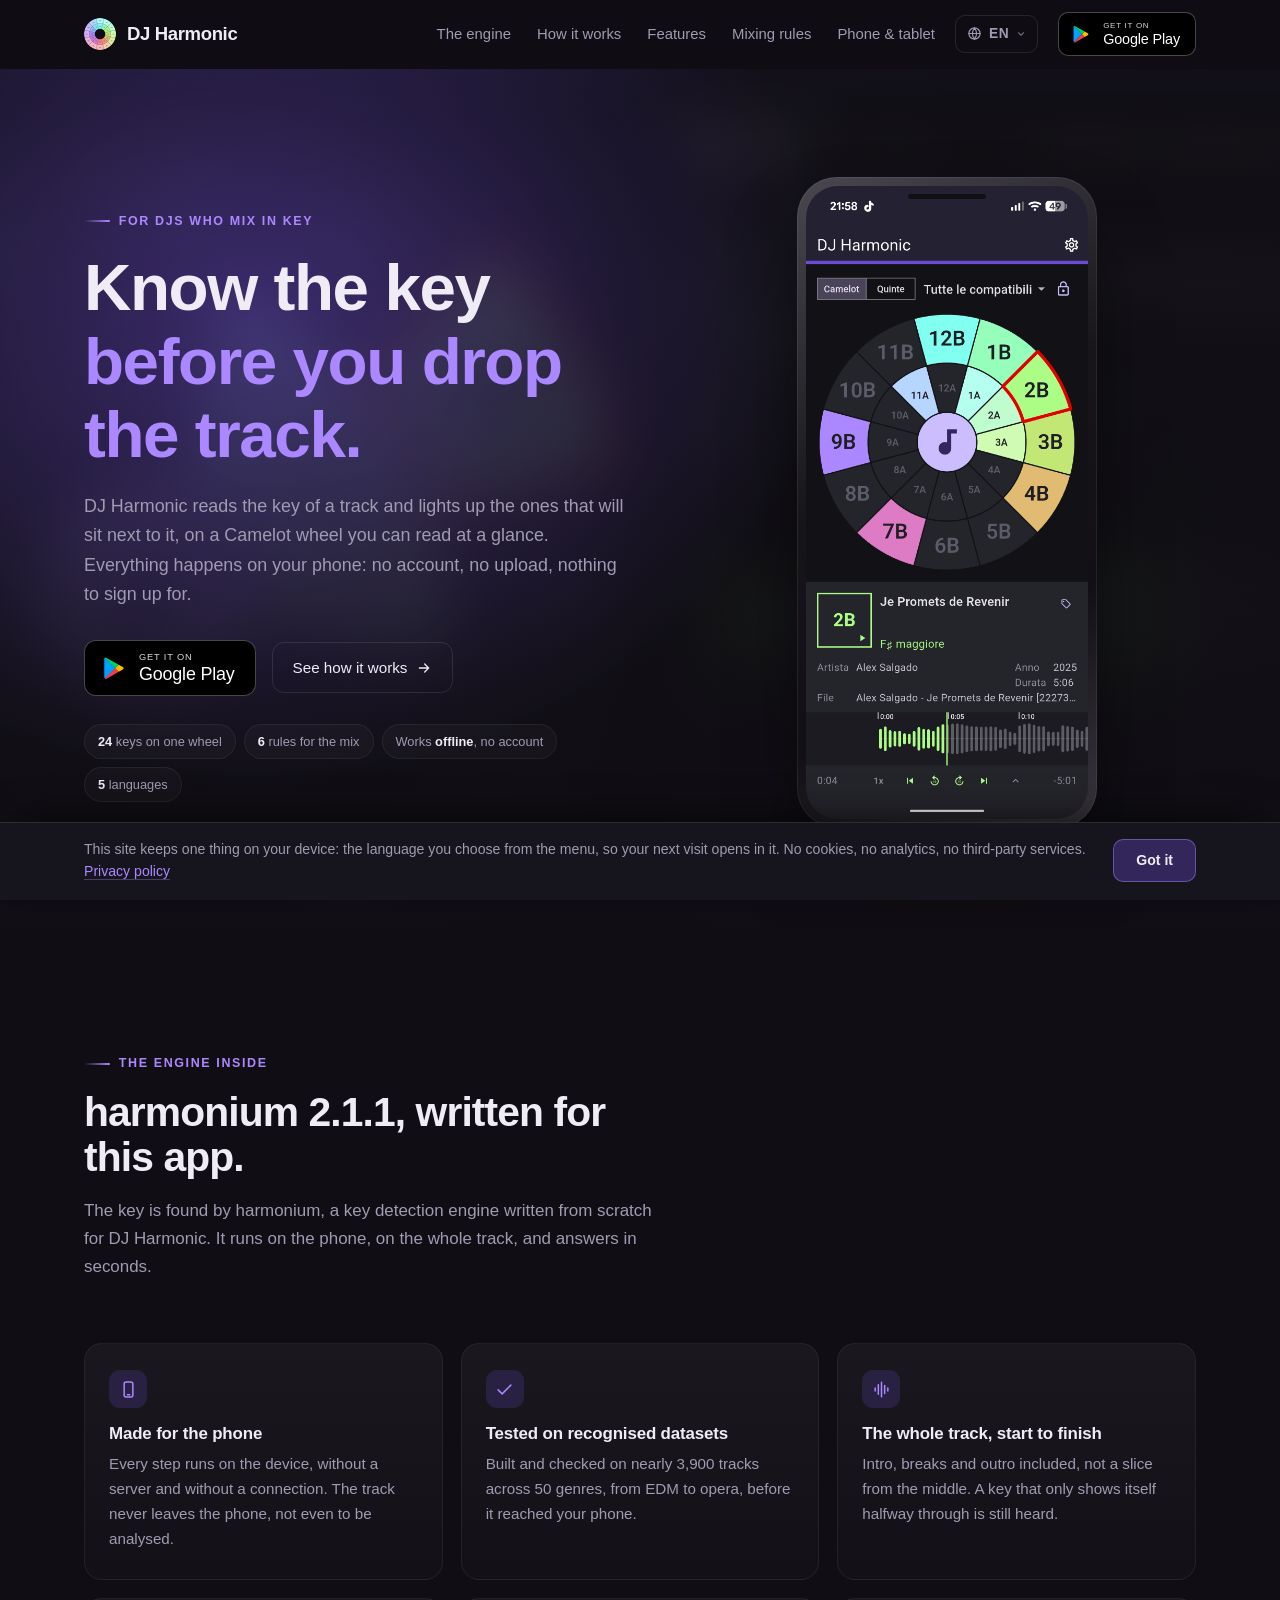
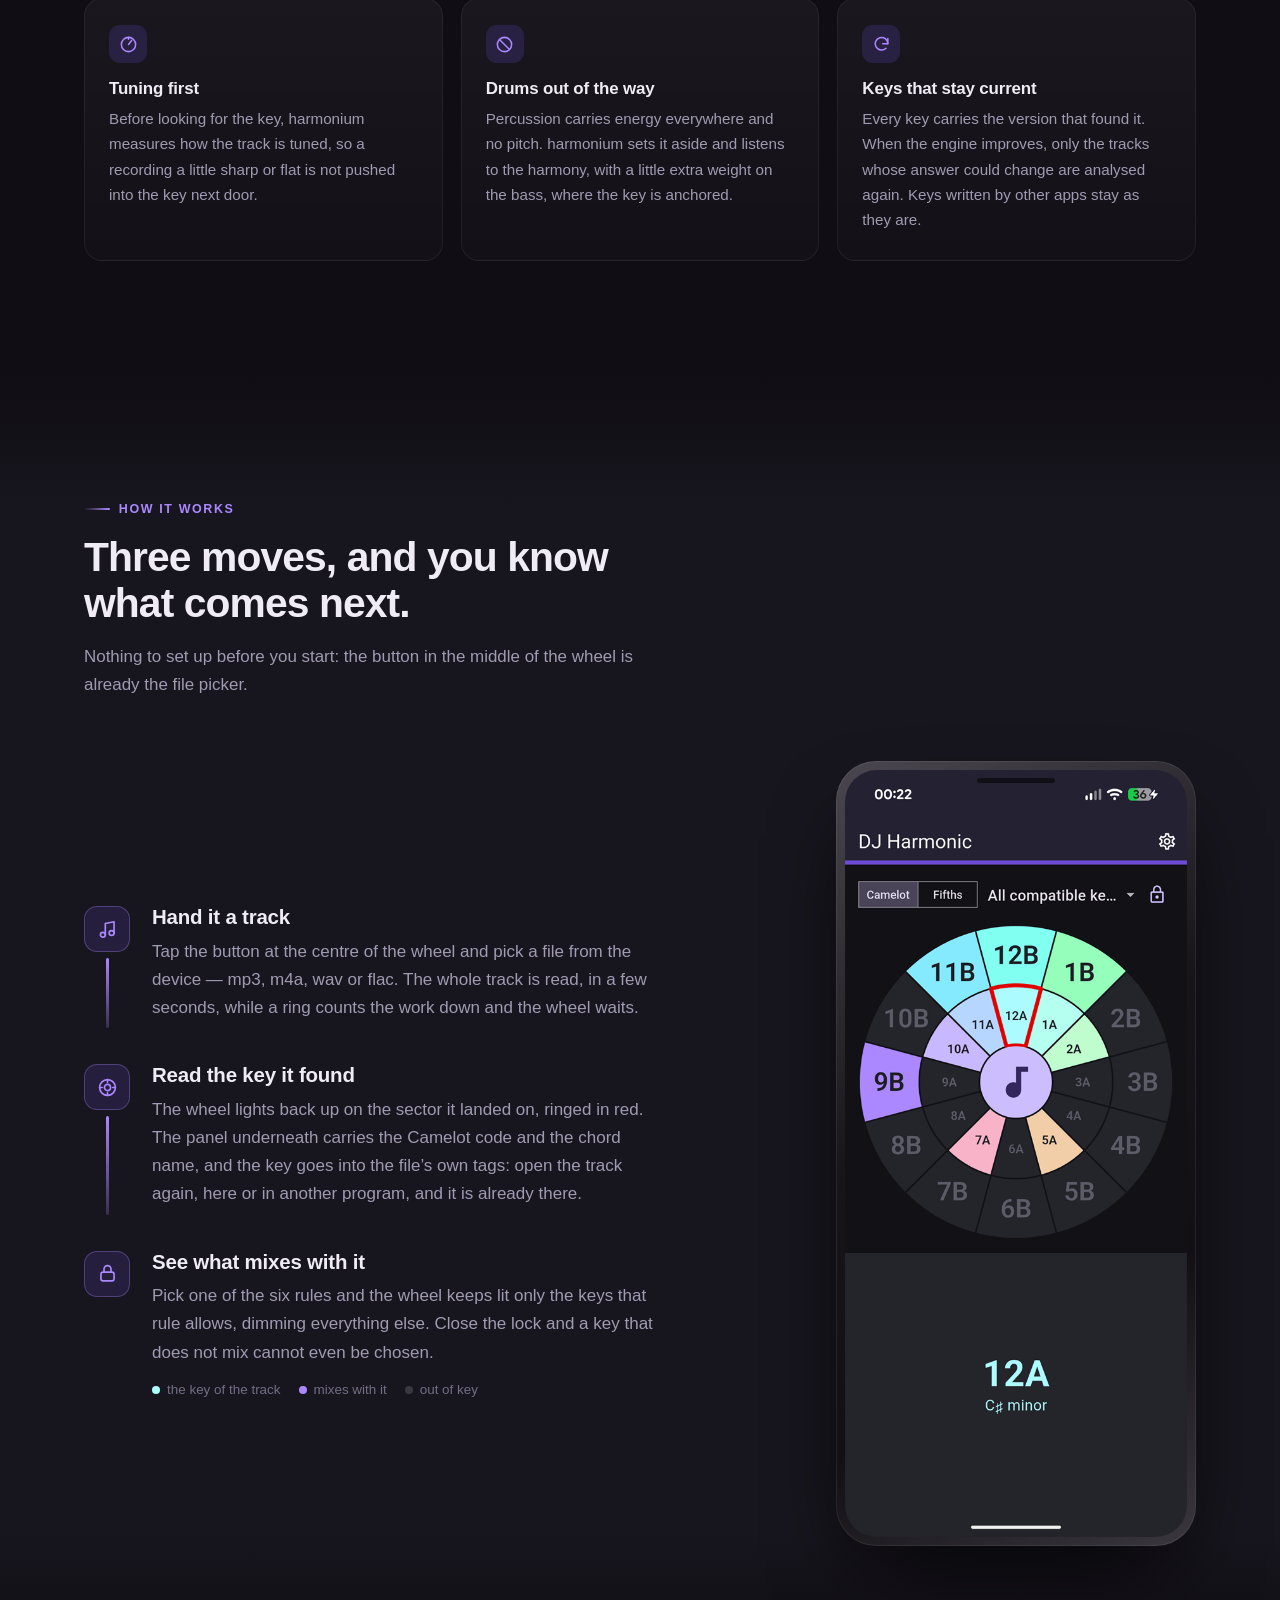
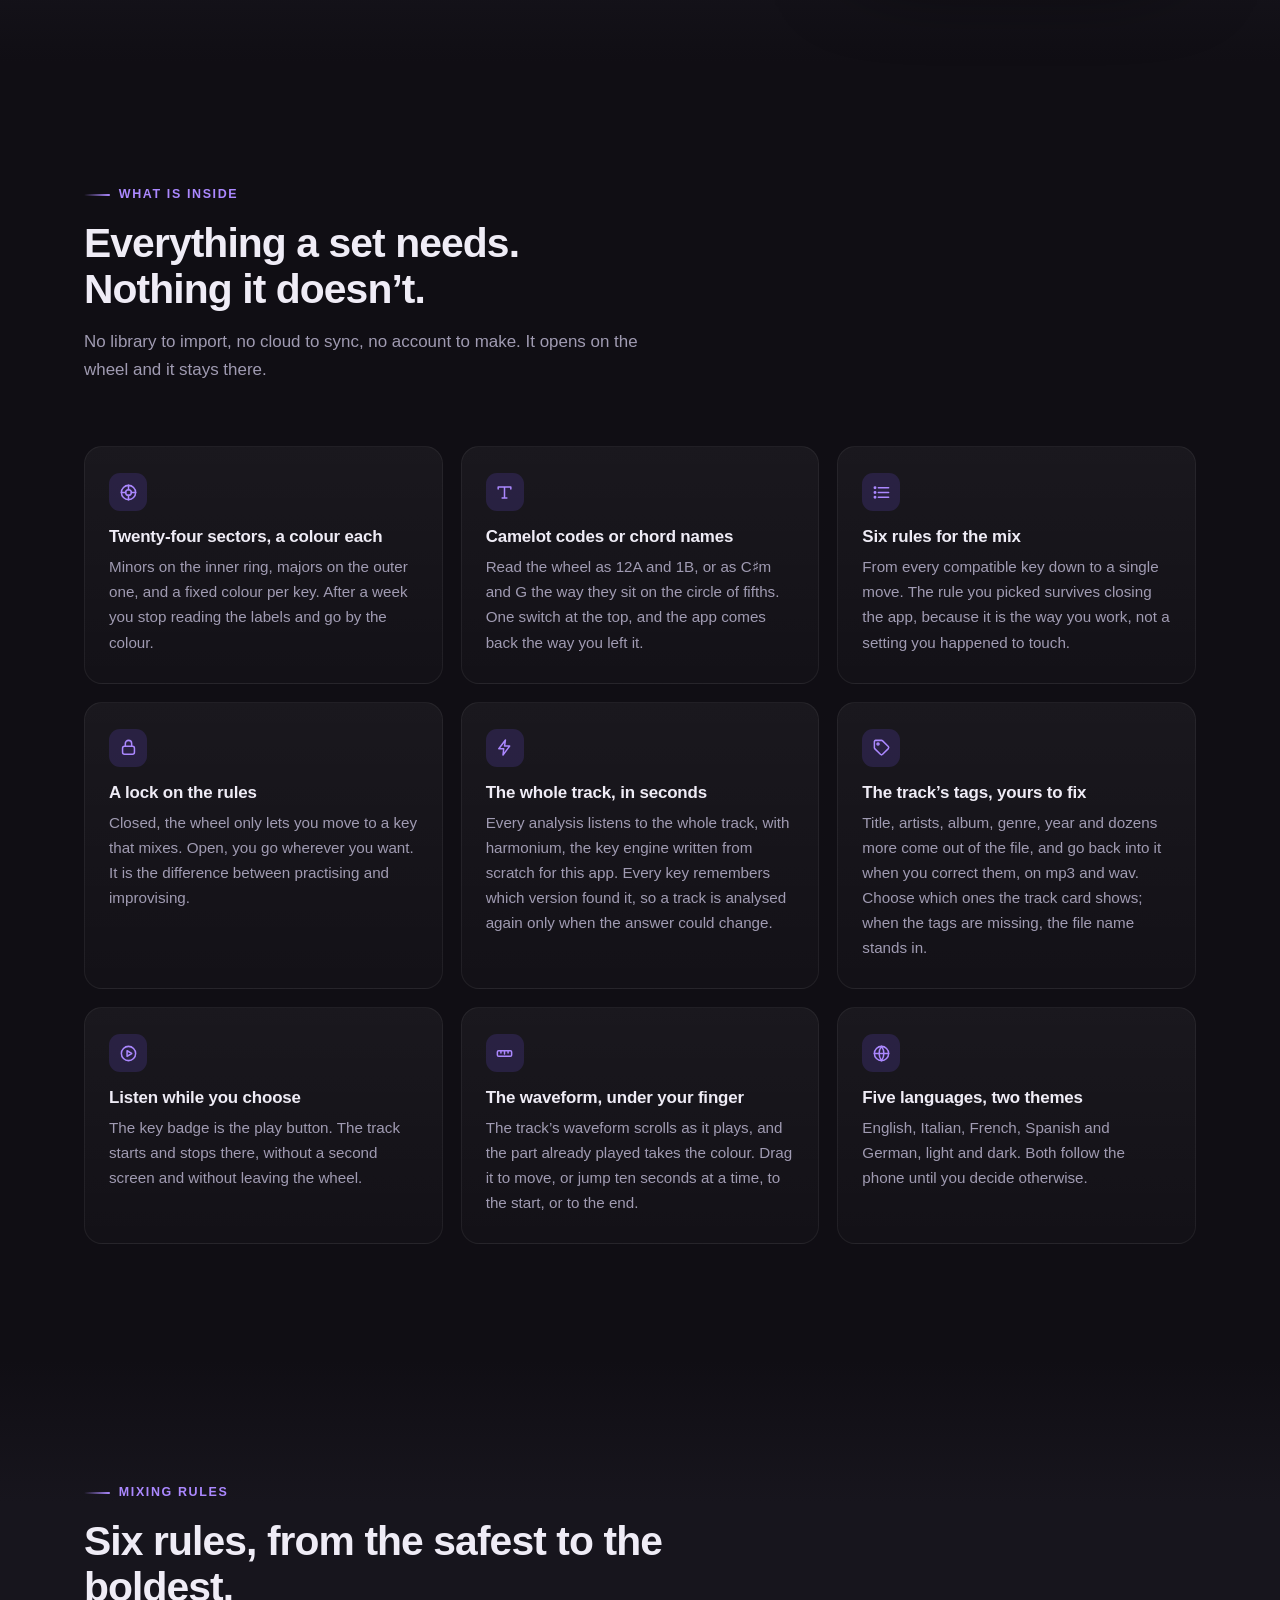
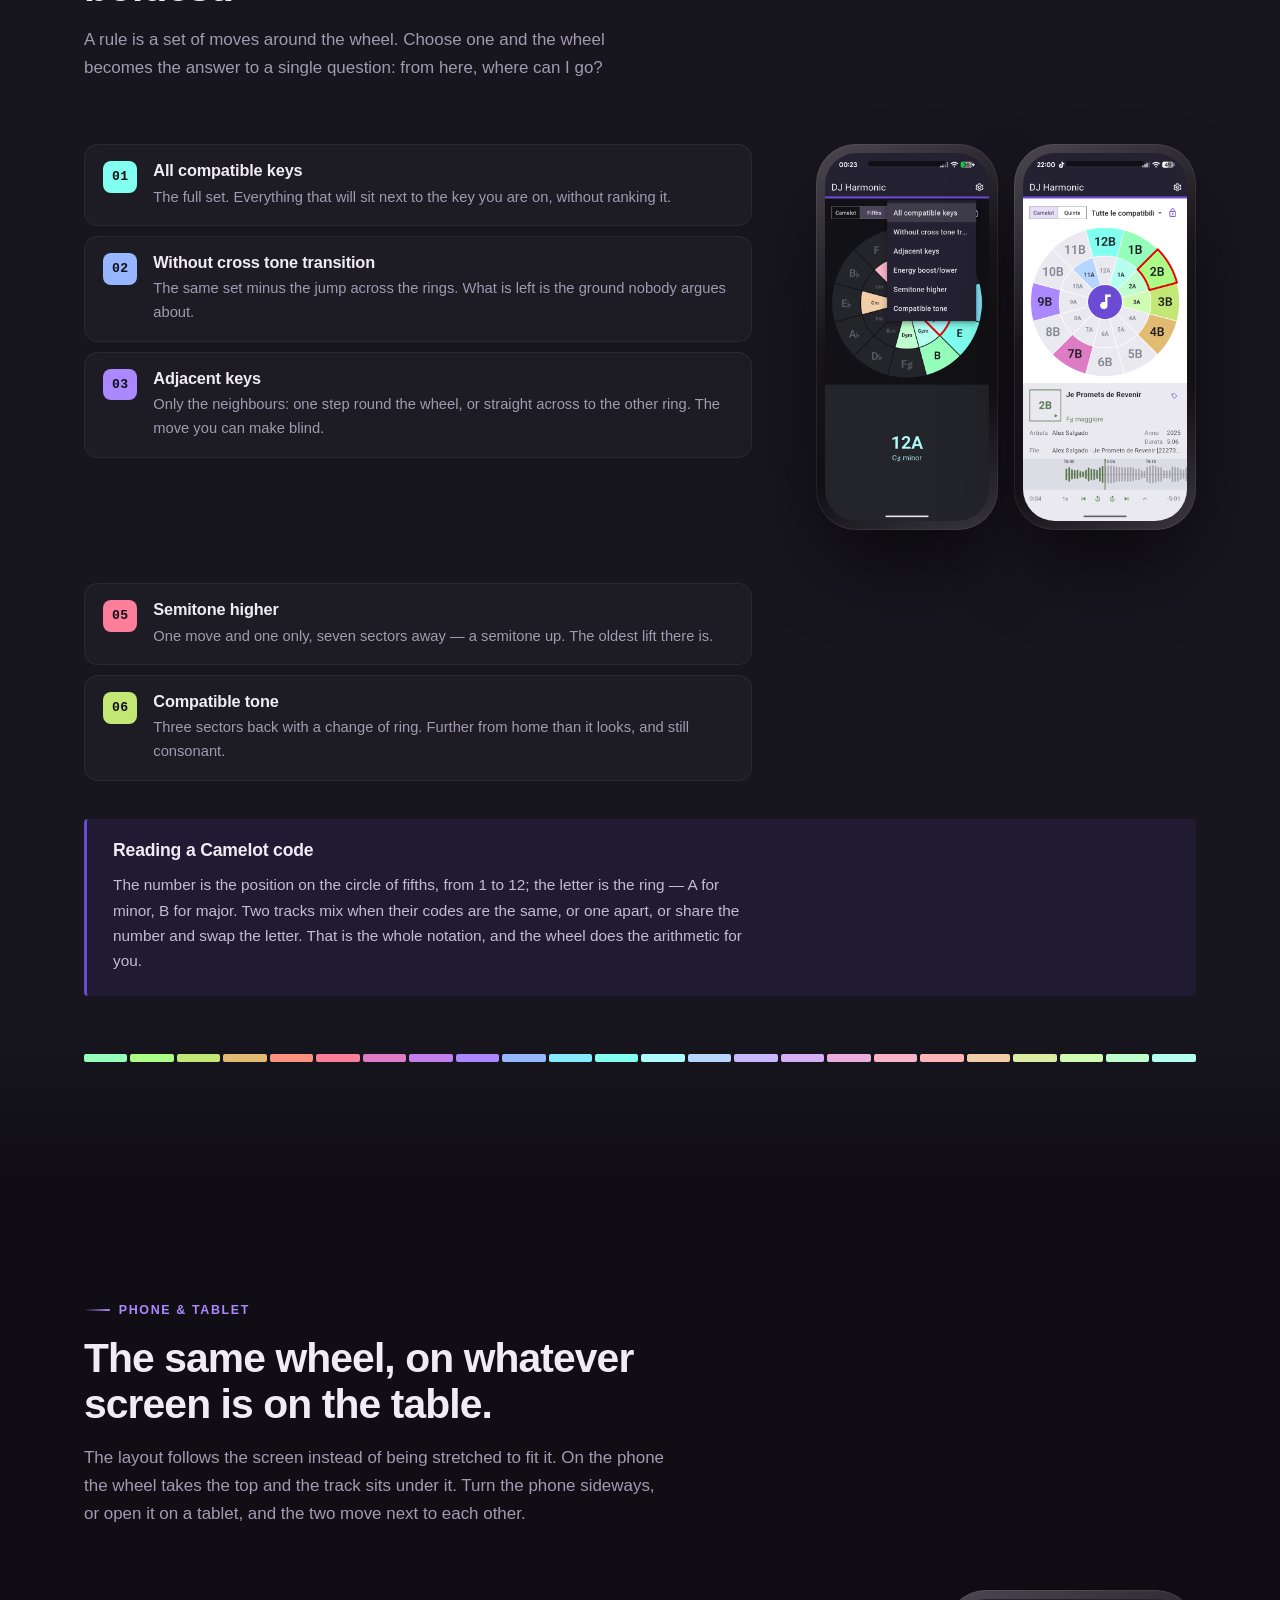
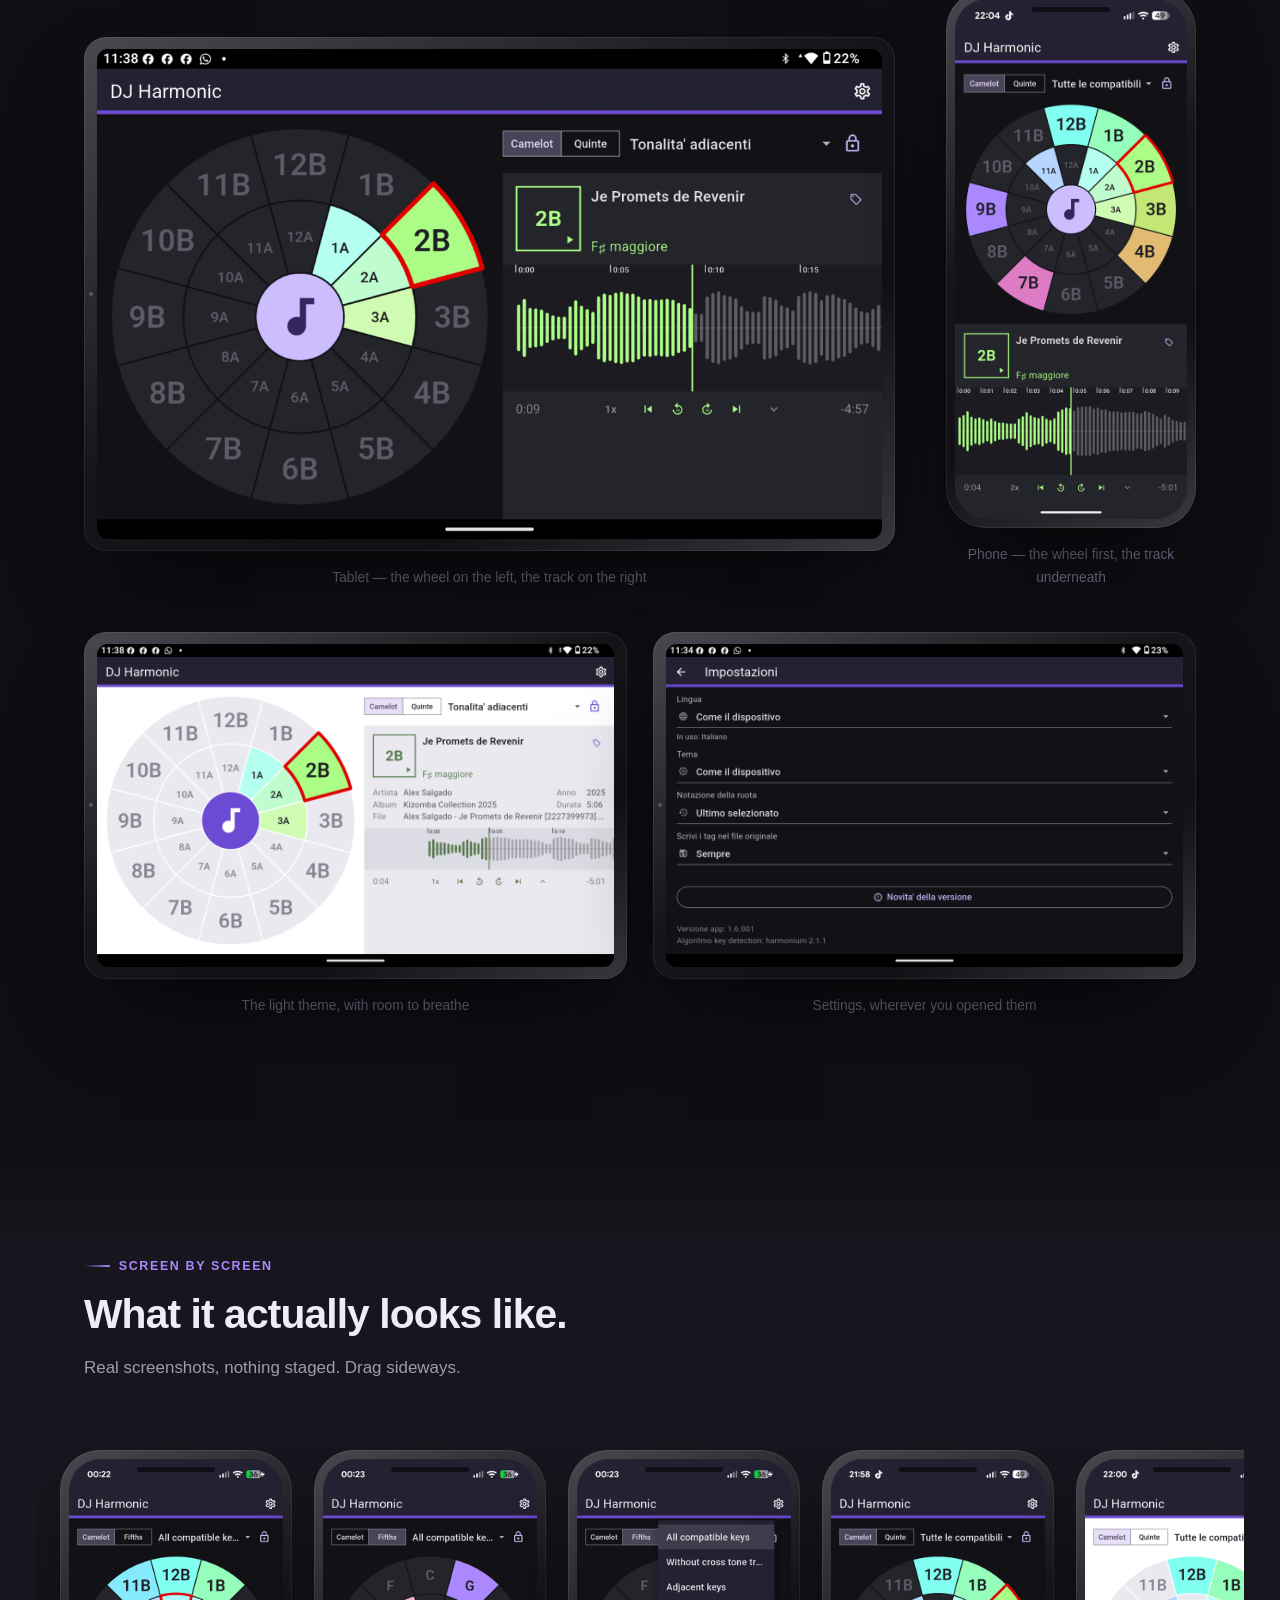
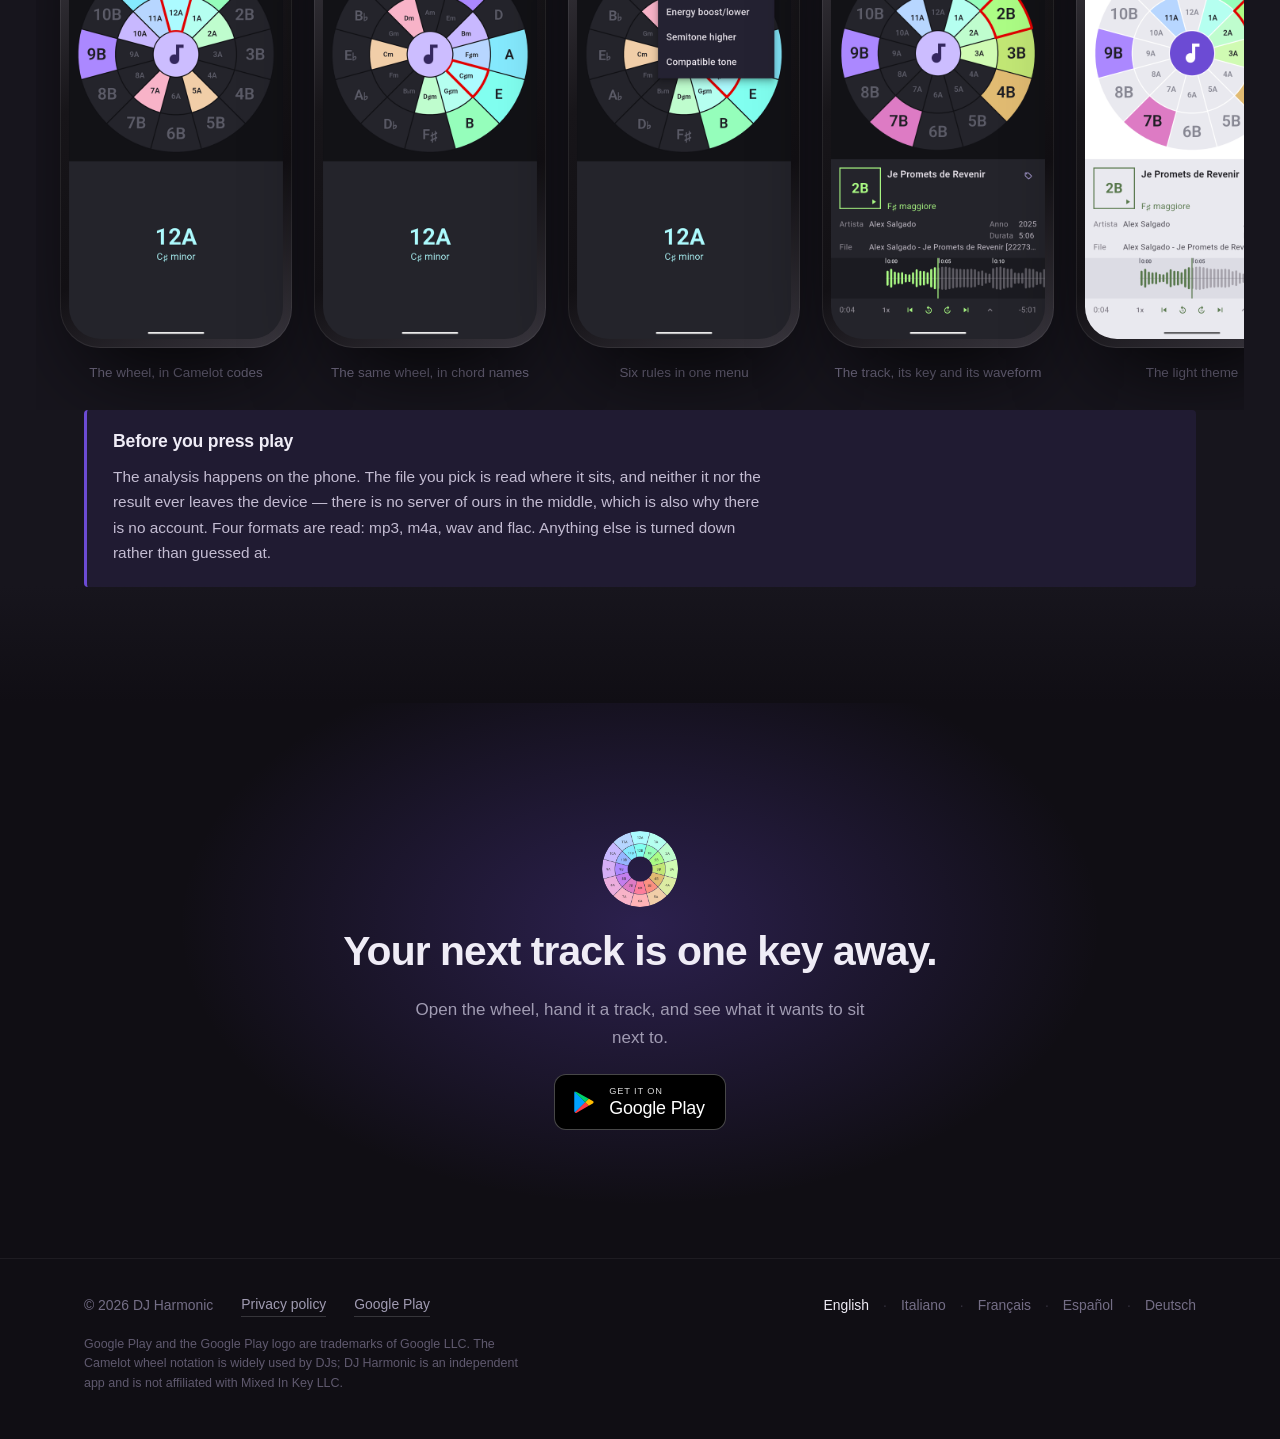
<file: index.html>
<!DOCTYPE html>
<html lang="en">
<head>
<meta charset="utf-8">
<meta name="viewport" content="width=device-width, initial-scale=1">
<title>DJ Harmonic — the Camelot wheel for mixing in key</title>
<meta name="description" content="DJ Harmonic reads the key of a track and lights up the keys that mix with it, on a Camelot wheel you can read at a glance. Six mixing rules, whole-track analysis in seconds, phone and tablet. Everything on your device.">
<link rel="icon" href="assets/icon.png" type="image/png">
<link rel="apple-touch-icon" href="assets/icon.png">

<meta property="og:type" content="website">
<meta property="og:title" content="DJ Harmonic — the Camelot wheel for mixing in key">
<meta property="og:description" content="Read the key of a track and see what mixes with it. Six rules, two notations, whole-track analysis. Everything on your device.">
<meta property="og:image" content="assets/icon.png">
<meta name="theme-color" content="#100E14">

<link rel="alternate" hreflang="en" href="index.html">
<link rel="alternate" hreflang="it" href="it.html">
<link rel="alternate" hreflang="fr" href="fr.html">
<link rel="alternate" hreflang="es" href="es.html">
<link rel="alternate" hreflang="de" href="de.html">
<link rel="alternate" hreflang="x-default" href="index.html">

<script>
(function () {
  var PAGES = { en: 'index.html', it: 'it.html', fr: 'fr.html', es: 'es.html', de: 'de.html' };

  /* A quale delle nostre cinque somiglia di piu' una lingua che non abbiamo.
     Non un albero genealogico ma una valutazione pratica: quanto di un testo
     chi la parla riesce davvero a cavare. Le scandinave mancano di proposito —
     li' l'inglese si capisce meglio del tedesco, e senza una voce qui e' li'
     che vanno a finire. */
  var AFFINITY = {
    pt: 'es', gl: 'es', ca: 'es', ast: 'es', an: 'es', ext: 'es', eu: 'es',
    qu: 'es', gn: 'es', ay: 'es',
    ro: 'it', co: 'it', sc: 'it', scn: 'it', nap: 'it', vec: 'it', lmo: 'it',
    pms: 'it', lij: 'it', fur: 'it', lld: 'it', rm: 'it', mt: 'it',
    oc: 'fr', br: 'fr', wa: 'fr', ht: 'fr', mg: 'fr', wo: 'fr', ln: 'fr',
    rw: 'fr', sg: 'fr',
    nl: 'de', af: 'de', fy: 'de', nds: 'de', lb: 'de', gsw: 'de', bar: 'de',
    yi: 'de'
  };

  var KEY = 'djharmonic.lang';

  function remember(code) { try { localStorage.setItem(KEY, code); } catch (e) {} }
  function remembered() { try { return localStorage.getItem(KEY); } catch (e) { return null; } }

  function base(tag) { return String(tag).toLowerCase().split('-')[0]; }

  function resolve(list) {
    var i, code;

    // Due passate e non una: chi ha impostato olandese e poi inglese vuole
    // l'inglese vero, non il tedesco che e' soltanto affine alla sua prima
    // scelta.
    for (i = 0; i < list.length; i++) {
      code = base(list[i]);
      if (PAGES[code]) return code;
    }
    for (i = 0; i < list.length; i++) {
      code = AFFINITY[base(list[i])];
      if (code) return code;
    }
    return 'en';
  }

  // ?lang=xx vuol dire che questa pagina l'ha chiesta una persona, dal menu
  // delle lingue di una pagina tradotta. Si conserva e non si scavalca mai.
  var asked = (location.search.match(/[?&]lang=([a-zA-Z-]+)/) || [])[1];
  if (asked && PAGES[base(asked)]) {
    remember(base(asked));
    if (window.history && history.replaceState) {
      history.replaceState(null, '', location.pathname + location.hash);
    }
    return;
  }

  var chosen = remembered() || resolve(navigator.languages || [navigator.language || 'en']);
  if (!PAGES[chosen] || chosen === 'en') return;

  // replace(), non assign(): un rimando nella cronologia intrappolerebbe il
  // tasto indietro.
  location.replace(PAGES[chosen] + location.search + location.hash);
})();
</script>

<link rel="stylesheet" href="assets/site.css?v=3">
</head>
<body id="top">

<!-- ══════════════════════════ barra in cima ══════════════════════════ -->
<header class="topbar" id="topbar">
  <div class="wrap">
    <a class="brand" href="#top"><img src="assets/icon.png" alt="" width="32" height="32"> DJ Harmonic</a>
    <nav class="navlinks">
      <a href="#engine">The engine</a>
      <a href="#how">How it works</a>
      <a href="#features">Features</a>
      <a href="#mixing">Mixing rules</a>
      <a href="#devices">Phone &amp; tablet</a>
    </nav>

    <details class="lang">
      <summary title="Language">
        <svg viewBox="0 0 24 24" fill="none" stroke="currentColor" stroke-width="1.9" stroke-linecap="round" stroke-linejoin="round" class="globe" aria-hidden="true"><circle cx="12" cy="12" r="9"/><path d="M3 12h18M12 3a15 15 0 0 1 0 18 15 15 0 0 1 0-18z"/></svg>
        EN
        <svg class="chev" viewBox="0 0 24 24" fill="none" stroke="currentColor" stroke-width="2.6" stroke-linecap="round" stroke-linejoin="round" aria-hidden="true"><path d="M6 9l6 6 6-6"/></svg>
      </summary>
      <div class="lang__menu">
        <a href="index.html?lang=en" hreflang="en" aria-current="page">English <span>en</span></a>
        <a href="it.html?lang=it" hreflang="it">Italiano <span>it</span></a>
        <a href="fr.html?lang=fr" hreflang="fr">Français <span>fr</span></a>
        <a href="es.html?lang=es" hreflang="es">Español <span>es</span></a>
        <a href="de.html?lang=de" hreflang="de">Deutsch <span>de</span></a>
      </div>
    </details>

    <a class="play play--sm" href="https://play.google.com/store/apps/details?id=com.Elite.Harmonic" target="_blank" rel="noopener">
        <svg viewBox="0 0 24 24" aria-hidden="true"><path d="M3.6 2.3A1.6 1.6 0 0 0 3 3.6v16.8c0 .53.2 1 .6 1.3l.1.08 9.4-9.4v-.22L3.6 2.3z" fill="#00A0FF"/><path d="M16.3 15.5l-3.2-3.1v-.23l3.2-3.15.08.05 3.72 2.12c1.06.6 1.06 1.6 0 2.2l-3.72 2.11-.08z" fill="#FFBC00"/><path d="M16.38 15.45L13.1 12.28l-9.5 9.5c.35.37.93.42 1.58.05l11.2-6.38" fill="#FF3A44"/><path d="M16.38 9.1L5.18 2.73c-.65-.37-1.23-.32-1.58.05l9.5 9.5 3.28-3.18z" fill="#00D26A"/></svg>
        <span class="txt"><small>Get it on</small><strong>Google Play</strong></span>
      </a>
  </div>
</header>

<!-- ══════════════════════════ apertura ══════════════════════════ -->
<section class="hero">
  <div class="hero__bg"><img src="assets/tablet-wheel.png" alt="" aria-hidden="true"></div>
  <div class="wrap">
    <div>
      <span class="eyebrow">for DJs who mix in key</span>
      <h1>Know the key <em>before you drop the track.</em></h1>
      <p class="lead">DJ Harmonic reads the key of a track and lights up the ones that will sit next to it, on a Camelot wheel you can read at a glance. Everything happens on your phone: no account, no upload, nothing to sign up for.</p>

      <div class="cta">
        <a class="play" href="https://play.google.com/store/apps/details?id=com.Elite.Harmonic" target="_blank" rel="noopener">
        <svg viewBox="0 0 24 24" aria-hidden="true"><path d="M3.6 2.3A1.6 1.6 0 0 0 3 3.6v16.8c0 .53.2 1 .6 1.3l.1.08 9.4-9.4v-.22L3.6 2.3z" fill="#00A0FF"/><path d="M16.3 15.5l-3.2-3.1v-.23l3.2-3.15.08.05 3.72 2.12c1.06.6 1.06 1.6 0 2.2l-3.72 2.11-.08z" fill="#FFBC00"/><path d="M16.38 15.45L13.1 12.28l-9.5 9.5c.35.37.93.42 1.58.05l11.2-6.38" fill="#FF3A44"/><path d="M16.38 9.1L5.18 2.73c-.65-.37-1.23-.32-1.58.05l9.5 9.5 3.28-3.18z" fill="#00D26A"/></svg>
        <span class="txt"><small>Get it on</small><strong>Google Play</strong></span>
      </a>
        <a class="ghost" href="#how">
          See how it works
          <svg viewBox="0 0 24 24" fill="none" stroke="currentColor" stroke-width="1.9" stroke-linecap="round" stroke-linejoin="round" width="16" height="16" aria-hidden="true"><path d="M5 12h14M13 6l6 6-6 6"/></svg>
        </a>
      </div>

      <div class="chips">
        <span class="chip"><b>24</b> keys on one wheel</span>
        <span class="chip"><b>6</b> rules for the mix</span>
        <span class="chip">Works <b>offline</b>, no account</span>
        <span class="chip"><b>5</b> languages</span>
      </div>
    </div>

    <div class="hero__device">
      <div class="phone">
          <img src="assets/phone-track.png" width="540" height="1212" alt="The track panel: Camelot code, chord name, the tags and the waveform under them, with the playback controls.">
        </div>
    </div>
  </div>
</section>

<!-- ══════════════════════════ il motore ══════════════════════════ -->
<section class="band" id="engine">
  <div class="wrap">
    <div class="sechead reveal">
      <span class="eyebrow">the engine inside</span>
      <h2>harmonium 2.1.1, written for this app.</h2>
      <p>The key is found by harmonium, a key detection engine written from scratch for DJ Harmonic. It runs on the phone, on the whole track, and answers in seconds.</p>
    </div>

    <div class="grid3">

      <div class="card reveal">
        <div class="card__ico"><svg viewBox="0 0 24 24" fill="none" stroke="currentColor" stroke-width="1.9" stroke-linecap="round" stroke-linejoin="round" aria-hidden="true"><rect x="6.5" y="2.5" width="11" height="19" rx="2.5"/><path d="M10.5 18.5h3"/></svg></div>
        <h3>Made for the phone</h3>
        <p>Every step runs on the device, without a server and without a connection. The track never leaves the phone, not even to be analysed.</p>
      </div>

      <div class="card reveal">
        <div class="card__ico"><svg viewBox="0 0 24 24" fill="none" stroke="currentColor" stroke-width="1.9" stroke-linecap="round" stroke-linejoin="round" aria-hidden="true"><path d="M4 12.5l5 5L20 6.5"/></svg></div>
        <h3>Tested on recognised datasets</h3>
        <p>Built and checked on nearly 3,900 tracks across 50 genres, from EDM to opera, before it reached your phone.</p>
      </div>

      <div class="card reveal">
        <div class="card__ico"><svg viewBox="0 0 24 24" fill="none" stroke="currentColor" stroke-width="1.9" stroke-linecap="round" stroke-linejoin="round" aria-hidden="true"><path d="M4 10v4M8 6v12M12 3v18M16 7v10M20 10v4"/></svg></div>
        <h3>The whole track, start to finish</h3>
        <p>Intro, breaks and outro included, not a slice from the middle. A key that only shows itself halfway through is still heard.</p>
      </div>

      <div class="card reveal">
        <div class="card__ico"><svg viewBox="0 0 24 24" fill="none" stroke="currentColor" stroke-width="1.9" stroke-linecap="round" stroke-linejoin="round" aria-hidden="true"><circle cx="12" cy="12" r="9"/><path d="M12 12l4-5M12 3v2.5"/></svg></div>
        <h3>Tuning first</h3>
        <p>Before looking for the key, harmonium measures how the track is tuned, so a recording a little sharp or flat is not pushed into the key next door.</p>
      </div>

      <div class="card reveal">
        <div class="card__ico"><svg viewBox="0 0 24 24" fill="none" stroke="currentColor" stroke-width="1.9" stroke-linecap="round" stroke-linejoin="round" aria-hidden="true"><circle cx="12" cy="12" r="9"/><path d="M5.6 5.6l12.8 12.8"/></svg></div>
        <h3>Drums out of the way</h3>
        <p>Percussion carries energy everywhere and no pitch. harmonium sets it aside and listens to the harmony, with a little extra weight on the bass, where the key is anchored.</p>
      </div>

      <div class="card reveal">
        <div class="card__ico"><svg viewBox="0 0 24 24" fill="none" stroke="currentColor" stroke-width="1.9" stroke-linecap="round" stroke-linejoin="round" aria-hidden="true"><path d="M20 11a8 8 0 1 0-2.3 5.7"/><path d="M20 4.5V11h-6.5"/></svg></div>
        <h3>Keys that stay current</h3>
        <p>Every key carries the version that found it. When the engine improves, only the tracks whose answer could change are analysed again. Keys written by other apps stay as they are.</p>
      </div>

    </div>
  </div>
</section>

<!-- ══════════════════════════ come funziona ══════════════════════════ -->
<section class="band band--alt" id="how">
  <div class="wrap">
    <div class="sechead reveal">
      <span class="eyebrow">how it works</span>
      <h2>Three moves, and you know what comes next.</h2>
      <p>Nothing to set up before you start: the button in the middle of the wheel is already the file picker.</p>
    </div>

    <div class="stepsgrid">
      <div class="reveal">

        <div class="step">
          <div class="step__rail">
            <div class="step__pin"><svg viewBox="0 0 24 24" fill="none" stroke="currentColor" stroke-width="1.9" stroke-linecap="round" stroke-linejoin="round" aria-hidden="true"><path d="M9.5 18V5.2l10-2V16"/><circle cx="6.7" cy="18" r="2.8"/><circle cx="16.7" cy="16" r="2.8"/></svg></div>
            <div class="step__line"></div>
          </div>
          <div class="step__body">
            <h3>Hand it a track</h3>
            <p>Tap the button at the centre of the wheel and pick a file from the device — mp3, m4a, wav or flac. The whole track is read, in a few seconds, while a ring counts the work down and the wheel waits.</p>
          </div>
        </div>

        <div class="step">
          <div class="step__rail">
            <div class="step__pin"><svg viewBox="0 0 24 24" fill="none" stroke="currentColor" stroke-width="1.9" stroke-linecap="round" stroke-linejoin="round" aria-hidden="true"><circle cx="12" cy="12" r="9"/><circle cx="12" cy="12" r="3.5"/><path d="M12 3v3M12 18v3M3 12h3M18 12h3"/></svg></div>
            <div class="step__line"></div>
          </div>
          <div class="step__body">
            <h3>Read the key it found</h3>
            <p>The wheel lights back up on the sector it landed on, ringed in red. The panel underneath carries the Camelot code and the chord name, and the key goes into the file’s own tags: open the track again, here or in another program, and it is already there.</p>
          </div>
        </div>

        <div class="step">
          <div class="step__rail">
            <div class="step__pin"><svg viewBox="0 0 24 24" fill="none" stroke="currentColor" stroke-width="1.9" stroke-linecap="round" stroke-linejoin="round" aria-hidden="true"><rect x="4.5" y="10.5" width="15" height="10" rx="2.5"/><path d="M8 10.5V7a4 4 0 0 1 8 0v3.5"/></svg></div>
            <div class="step__line"></div>
          </div>
          <div class="step__body">
            <h3>See what mixes with it</h3>
            <p>Pick one of the six rules and the wheel keeps lit only the keys that rule allows, dimming everything else. Close the lock and a key that does not mix cannot even be chosen.</p>
            <div class="step__meta"><span><i class="dot" style="background:#ACFBFF"></i> the key of the track</span><span><i class="dot" style="background:#AB88FF"></i> mixes with it</span><span><i class="dot" style="background:#3A3742"></i> out of key</span></div>
          </div>
        </div>

      </div>

      <div class="reveal">
        <div class="phone">
          <img loading="lazy" src="assets/phone-wheel.png" width="540" height="1212" alt="DJ Harmonic on a phone: the Camelot wheel with 12A selected, the compatible sectors lit and the rest grey.">
        </div>
      </div>
    </div>
  </div>
</section>

<!-- ══════════════════════════ cosa c'e' dentro ══════════════════════════ -->
<section class="band" id="features">
  <div class="wrap">
    <div class="sechead reveal">
      <span class="eyebrow">what is inside</span>
      <h2>Everything a set needs. Nothing it doesn’t.</h2>
      <p>No library to import, no cloud to sync, no account to make. It opens on the wheel and it stays there.</p>
    </div>

    <div class="grid3">

      <div class="card reveal">
        <div class="card__ico"><svg viewBox="0 0 24 24" fill="none" stroke="currentColor" stroke-width="1.9" stroke-linecap="round" stroke-linejoin="round" aria-hidden="true"><circle cx="12" cy="12" r="9"/><circle cx="12" cy="12" r="3.6"/><path d="M12 3v5.4M12 15.6V21M3 12h5.4M15.6 12H21"/></svg></div>
        <h3>Twenty-four sectors, a colour each</h3>
        <p>Minors on the inner ring, majors on the outer one, and a fixed colour per key. After a week you stop reading the labels and go by the colour.</p>
      </div>

      <div class="card reveal">
        <div class="card__ico"><svg viewBox="0 0 24 24" fill="none" stroke="currentColor" stroke-width="1.9" stroke-linecap="round" stroke-linejoin="round" aria-hidden="true"><path d="M4 7.5V5h16v2.5M9 19h6M12 5v14"/></svg></div>
        <h3>Camelot codes or chord names</h3>
        <p>Read the wheel as 12A and 1B, or as C♯m and G the way they sit on the circle of fifths. One switch at the top, and the app comes back the way you left it.</p>
      </div>

      <div class="card reveal">
        <div class="card__ico"><svg viewBox="0 0 24 24" fill="none" stroke="currentColor" stroke-width="1.9" stroke-linecap="round" stroke-linejoin="round" aria-hidden="true"><path d="M8 6h13M8 12h13M8 18h13"/><circle cx="3.8" cy="6" r=".9"/><circle cx="3.8" cy="12" r=".9"/><circle cx="3.8" cy="18" r=".9"/></svg></div>
        <h3>Six rules for the mix</h3>
        <p>From every compatible key down to a single move. The rule you picked survives closing the app, because it is the way you work, not a setting you happened to touch.</p>
      </div>

      <div class="card reveal">
        <div class="card__ico"><svg viewBox="0 0 24 24" fill="none" stroke="currentColor" stroke-width="1.9" stroke-linecap="round" stroke-linejoin="round" aria-hidden="true"><rect x="4.5" y="10.5" width="15" height="10" rx="2.5"/><path d="M8 10.5V7a4 4 0 0 1 8 0v3.5"/></svg></div>
        <h3>A lock on the rules</h3>
        <p>Closed, the wheel only lets you move to a key that mixes. Open, you go wherever you want. It is the difference between practising and improvising.</p>
      </div>

      <div class="card reveal">
        <div class="card__ico"><svg viewBox="0 0 24 24" fill="none" stroke="currentColor" stroke-width="1.9" stroke-linecap="round" stroke-linejoin="round" aria-hidden="true"><path d="M13.2 2.5 4.8 13.6H11l-.9 7.9 8.4-11.3H12z"/></svg></div>
        <h3>The whole track, in seconds</h3>
        <p>Every analysis listens to the whole track, with harmonium, the key engine written from scratch for this app. Every key remembers which version found it, so a track is analysed again only when the answer could change.</p>
      </div>

      <div class="card reveal">
        <div class="card__ico"><svg viewBox="0 0 24 24" fill="none" stroke="currentColor" stroke-width="1.9" stroke-linecap="round" stroke-linejoin="round" aria-hidden="true"><path d="M20.6 13.4 13.4 20.6a2 2 0 0 1-2.8 0l-7.2-7.2A2 2 0 0 1 3 12V4.5A1.5 1.5 0 0 1 4.5 3H12a2 2 0 0 1 1.4.6l7.2 7.2a2 2 0 0 1 0 2.6z"/><circle cx="7.6" cy="7.6" r="1.3"/></svg></div>
        <h3>The track’s tags, yours to fix</h3>
        <p>Title, artists, album, genre, year and dozens more come out of the file, and go back into it when you correct them, on mp3 and wav. Choose which ones the track card shows; when the tags are missing, the file name stands in.</p>
      </div>

      <div class="card reveal">
        <div class="card__ico"><svg viewBox="0 0 24 24" fill="none" stroke="currentColor" stroke-width="1.9" stroke-linecap="round" stroke-linejoin="round" aria-hidden="true"><circle cx="12" cy="12" r="9"/><path d="M10.2 8.4 16 12l-5.8 3.6z"/></svg></div>
        <h3>Listen while you choose</h3>
        <p>The key badge is the play button. The track starts and stops there, without a second screen and without leaving the wheel.</p>
      </div>

      <div class="card reveal">
        <div class="card__ico"><svg viewBox="0 0 24 24" fill="none" stroke="currentColor" stroke-width="1.9" stroke-linecap="round" stroke-linejoin="round" aria-hidden="true"><rect x="3" y="8.5" width="18" height="7" rx="1.6"/><path d="M7.5 8.5v3M12 8.5v4M16.5 8.5v3"/></svg></div>
        <h3>The waveform, under your finger</h3>
        <p>The track’s waveform scrolls as it plays, and the part already played takes the colour. Drag it to move, or jump ten seconds at a time, to the start, or to the end.</p>
      </div>

      <div class="card reveal">
        <div class="card__ico"><svg viewBox="0 0 24 24" fill="none" stroke="currentColor" stroke-width="1.9" stroke-linecap="round" stroke-linejoin="round" aria-hidden="true"><circle cx="12" cy="12" r="9"/><path d="M3 12h18M12 3a15 15 0 0 1 0 18 15 15 0 0 1 0-18z"/></svg></div>
        <h3>Five languages, two themes</h3>
        <p>English, Italian, French, Spanish and German, light and dark. Both follow the phone until you decide otherwise.</p>
      </div>

    </div>
  </div>
</section>

<!-- ══════════════════════════ regole di mix ══════════════════════════ -->
<section class="band band--alt" id="mixing">
  <div class="wrap">
    <div class="sechead reveal">
      <span class="eyebrow">mixing rules</span>
      <h2>Six rules, from the safest to the boldest.</h2>
      <p>A rule is a set of moves around the wheel. Choose one and the wheel becomes the answer to a single question: from here, where can I go?</p>
    </div>

    <div class="rulesgrid">
      <div class="rules">

        <div class="rule reveal">
          <span class="rule__key" style="background:#81FFF0">01</span>
          <div>
            <h3>All compatible keys</h3>
            <p>The full set. Everything that will sit next to the key you are on, without ranking it.</p>
          </div>
        </div>

        <div class="rule reveal">
          <span class="rule__key" style="background:#96B6FF">02</span>
          <div>
            <h3>Without cross tone transition</h3>
            <p>The same set minus the jump across the rings. What is left is the ground nobody argues about.</p>
          </div>
        </div>

        <div class="rule reveal">
          <span class="rule__key" style="background:#AB88FF">03</span>
          <div>
            <h3>Adjacent keys</h3>
            <p>Only the neighbours: one step round the wheel, or straight across to the other ring. The move you can make blind.</p>
          </div>
        </div>

        <div class="rule reveal">
          <span class="rule__key" style="background:#DD7BC4">04</span>
          <div>
            <h3>Energy boost/lower</h3>
            <p>Two steps up or two down: the moves that lift a floor, and the ones that bring it back to earth.</p>
          </div>
        </div>

        <div class="rule reveal">
          <span class="rule__key" style="background:#FD7E9B">05</span>
          <div>
            <h3>Semitone higher</h3>
            <p>One move and one only, seven sectors away — a semitone up. The oldest lift there is.</p>
          </div>
        </div>

        <div class="rule reveal">
          <span class="rule__key" style="background:#C2E775">06</span>
          <div>
            <h3>Compatible tone</h3>
            <p>Three sectors back with a change of ring. Further from home than it looks, and still consonant.</p>
          </div>
        </div>

      </div>

      <div class="shots reveal">
        <div class="phone">
          <img loading="lazy" src="assets/phone-rules.png" width="540" height="1212" alt="The rule menu open on its six entries, from all compatible keys to compatible tone.">
        </div>
        <div class="phone">
          <img loading="lazy" src="assets/phone-light.png" width="540" height="1212" alt="The all compatible keys rule on 2B: only the keys that mix with it stay lit.">
        </div>
      </div>
    </div>

    <div class="note reveal" style="margin-top:38px">
      <h3>Reading a Camelot code</h3>
      <p>The number is the position on the circle of fifths, from 1 to 12; the letter is the ring — A for minor, B for major. Two tracks mix when their codes are the same, or one apart, or share the number and swap the letter. That is the whole notation, and the wheel does the arithmetic for you.</p>
    </div>

    <div class="ribbon reveal" aria-hidden="true"><span style="background:#95FEBB"></span><span style="background:#ACFD85"></span><span style="background:#C2E775"></span><span style="background:#E1BB72"></span><span style="background:#FB9181"></span><span style="background:#FD7E9B"></span><span style="background:#DD7BC4"></span><span style="background:#C47EEE"></span><span style="background:#AB88FF"></span><span style="background:#96B6FF"></span><span style="background:#85EAFE"></span><span style="background:#81FFF0"></span><span style="background:#ACFBFF"></span><span style="background:#B7D6FF"></span><span style="background:#C8B8FF"></span><span style="background:#D6AEF5"></span><span style="background:#EBADDE"></span><span style="background:#F8B3C8"></span><span style="background:#FFB3B7"></span><span style="background:#F1CEA8"></span><span style="background:#DCECA3"></span><span style="background:#D0FBB3"></span><span style="background:#BFFDCE"></span><span style="background:#B5FFF0"></span></div>
  </div>
</section>

<!-- ══════════════════════════ telefono e tablet ══════════════════════════ -->
<section class="band" id="devices">
  <div class="wrap">
    <div class="sechead reveal">
      <span class="eyebrow">phone &amp; tablet</span>
      <h2>The same wheel, on whatever screen is on the table.</h2>
      <p>The layout follows the screen instead of being stretched to fit it. On the phone the wheel takes the top and the track sits under it. Turn the phone sideways, or open it on a tablet, and the two move next to each other.</p>
    </div>

    <div class="devices">
      <div class="reveal">
        <div class="tablet">
          <img loading="lazy" src="assets/tablet-wheel.png" width="1120" height="700" alt="DJ Harmonic on a tablet: the wheel on the left with the adjacent keys rule, the track and its waveform on the right.">
        </div>
        <p class="caption">Tablet — the wheel on the left, the track on the right</p>
      </div>
      <div class="reveal">
        <div class="phone">
          <img loading="lazy" src="assets/phone-playing.png" width="540" height="1212" alt="The waveform opened up under the wheel, one tick a second, the played part in colour.">
        </div>
        <p class="caption">Phone — the wheel first, the track underneath</p>
      </div>
    </div>

    <div class="split2">
      <div class="reveal">
        <div class="tablet">
          <img loading="lazy" src="assets/tablet-light.png" width="1120" height="700" alt="The tablet layout in the light theme, with the track’s tags and waveform.">
        </div>
        <p class="caption">The light theme, with room to breathe</p>
      </div>
      <div class="reveal">
        <div class="tablet">
          <img loading="lazy" src="assets/tablet-settings.png" width="1120" height="700" alt="The settings page on a tablet.">
        </div>
        <p class="caption">Settings, wherever you opened them</p>
      </div>
    </div>
  </div>
</section>

<!-- ══════════════════════════ galleria ══════════════════════════ -->
<section class="band band--alt" id="screens">
  <div class="wrap">
    <div class="sechead reveal">
      <span class="eyebrow">screen by screen</span>
      <h2>What it actually looks like.</h2>
      <p>Real screenshots, nothing staged. Drag sideways.</p>
    </div>
  </div>

  <div class="railwrap reveal">
    <div class="rail">
      <figure class="shot">
        <div class="phone">
          <img loading="lazy" src="assets/phone-wheel.png" width="540" height="1212" alt="DJ Harmonic on a phone: the Camelot wheel with 12A selected, the compatible sectors lit and the rest grey.">
        </div>
        <figcaption>The wheel, in Camelot codes</figcaption>
      </figure>
      <figure class="shot">
        <div class="phone">
          <img loading="lazy" src="assets/phone-fifths.png" width="540" height="1212" alt="The same wheel labelled with chord names, C sharp minor selected and its compatible keys lit.">
        </div>
        <figcaption>The same wheel, in chord names</figcaption>
      </figure>
      <figure class="shot">
        <div class="phone">
          <img loading="lazy" src="assets/phone-rules.png" width="540" height="1212" alt="The rule menu open on its six entries, from all compatible keys to compatible tone.">
        </div>
        <figcaption>Six rules in one menu</figcaption>
      </figure>
      <figure class="shot">
        <div class="phone">
          <img loading="lazy" src="assets/phone-track.png" width="540" height="1212" alt="The track panel: Camelot code, chord name, the tags and the waveform under them, with the playback controls.">
        </div>
        <figcaption>The track, its key and its waveform</figcaption>
      </figure>
      <figure class="shot">
        <div class="phone">
          <img loading="lazy" src="assets/phone-light.png" width="540" height="1212" alt="The same screen in the light theme.">
        </div>
        <figcaption>The light theme</figcaption>
      </figure>
      <figure class="shot">
        <div class="phone">
          <img loading="lazy" src="assets/phone-tags.png" width="540" height="1212" alt="The tag editor: title, artists, album, year, genre and track number, with Save and Cancel.">
        </div>
        <figcaption>Fix the tags, saved into the file</figcaption>
      </figure>
      <figure class="shot">
        <div class="phone">
          <img loading="lazy" src="assets/phone-all-tags.png" width="540" height="1212" alt="Every tag of the track, grouped, with a pin beside each one to keep it on the track card.">
        </div>
        <figcaption>Every tag, and the ones you pin</figcaption>
      </figure>
      <figure class="shot">
        <div class="phone">
          <img loading="lazy" src="assets/phone-playing.png" width="540" height="1212" alt="The waveform opened up under the wheel, one tick a second, the played part in colour.">
        </div>
        <figcaption>The waveform, opened up</figcaption>
      </figure>
      <figure class="shot">
        <div class="phone">
          <img loading="lazy" src="assets/phone-settings.png" width="540" height="1212" alt="Settings: language, theme, wheel notation, writing tags into the file, and what’s new.">
        </div>
        <figcaption>Language, theme, notation, tags</figcaption>
      </figure>
    </div>
  </div>

  <div class="wrap">
    <div class="note reveal">
      <h3>Before you press play</h3>
      <p>The analysis happens on the phone. The file you pick is read where it sits, and neither it nor the result ever leaves the device — there is no server of ours in the middle, which is also why there is no account. Four formats are read: mp3, m4a, wav and flac. Anything else is turned down rather than guessed at.</p>
    </div>
  </div>
</section>

<!-- ══════════════════════════ chiamata finale ══════════════════════════ -->
<section class="final">
  <div class="wrap reveal">
    <img class="mark" src="assets/icon.png" alt="" width="76" height="76">
    <h2>Your next track is one key away.</h2>
    <p>Open the wheel, hand it a track, and see what it wants to sit next to.</p>
    <a class="play" href="https://play.google.com/store/apps/details?id=com.Elite.Harmonic" target="_blank" rel="noopener">
        <svg viewBox="0 0 24 24" aria-hidden="true"><path d="M3.6 2.3A1.6 1.6 0 0 0 3 3.6v16.8c0 .53.2 1 .6 1.3l.1.08 9.4-9.4v-.22L3.6 2.3z" fill="#00A0FF"/><path d="M16.3 15.5l-3.2-3.1v-.23l3.2-3.15.08.05 3.72 2.12c1.06.6 1.06 1.6 0 2.2l-3.72 2.11-.08z" fill="#FFBC00"/><path d="M16.38 15.45L13.1 12.28l-9.5 9.5c.35.37.93.42 1.58.05l11.2-6.38" fill="#FF3A44"/><path d="M16.38 9.1L5.18 2.73c-.65-.37-1.23-.32-1.58.05l9.5 9.5 3.28-3.18z" fill="#00D26A"/></svg>
        <span class="txt"><small>Get it on</small><strong>Google Play</strong></span>
      </a>
  </div>
</section>

<!-- ══════════════════════════ piede ══════════════════════════ -->
<footer>
  <div class="wrap">
    <span>© 2026 DJ Harmonic</span>
    <a href="privacy-policy.html#en">Privacy policy</a>
    <a href="https://play.google.com/store/apps/details?id=com.Elite.Harmonic" target="_blank" rel="noopener">Google Play</a>
    <span class="spacer"></span>
    <span class="langrow">
      <a href="index.html?lang=en" hreflang="en" aria-current="page">English</a><i>·</i>
      <a href="it.html?lang=it" hreflang="it">Italiano</a><i>·</i>
      <a href="fr.html?lang=fr" hreflang="fr">Français</a><i>·</i>
      <a href="es.html?lang=es" hreflang="es">Español</a><i>·</i>
      <a href="de.html?lang=de" hreflang="de">Deutsch</a>
    </span>
  </div>
  <div class="wrap">
    <p class="legal">Google Play and the Google Play logo are trademarks of Google LLC. The Camelot wheel notation is widely used by DJs; DJ Harmonic is an independent app and is not affiliated with Mixed In Key LLC.</p>
  </div>
</footer>

<!-- ══════════════════════════ avviso sull'archiviazione ══════════════════════════ -->
<aside class="notice" id="notice" hidden aria-label="Storage notice">
  <div class="notice__in">
    <p>This site keeps one thing on your device: the language you choose from the menu, so your next visit opens in it. No cookies, no analytics, no third-party services. <a href="privacy-policy.html#en">Privacy policy</a></p>
    <button type="button">Got it</button>
  </div>
</aside>

<script src="assets/site.js?v=3"></script>

</body>
</html>
</file>
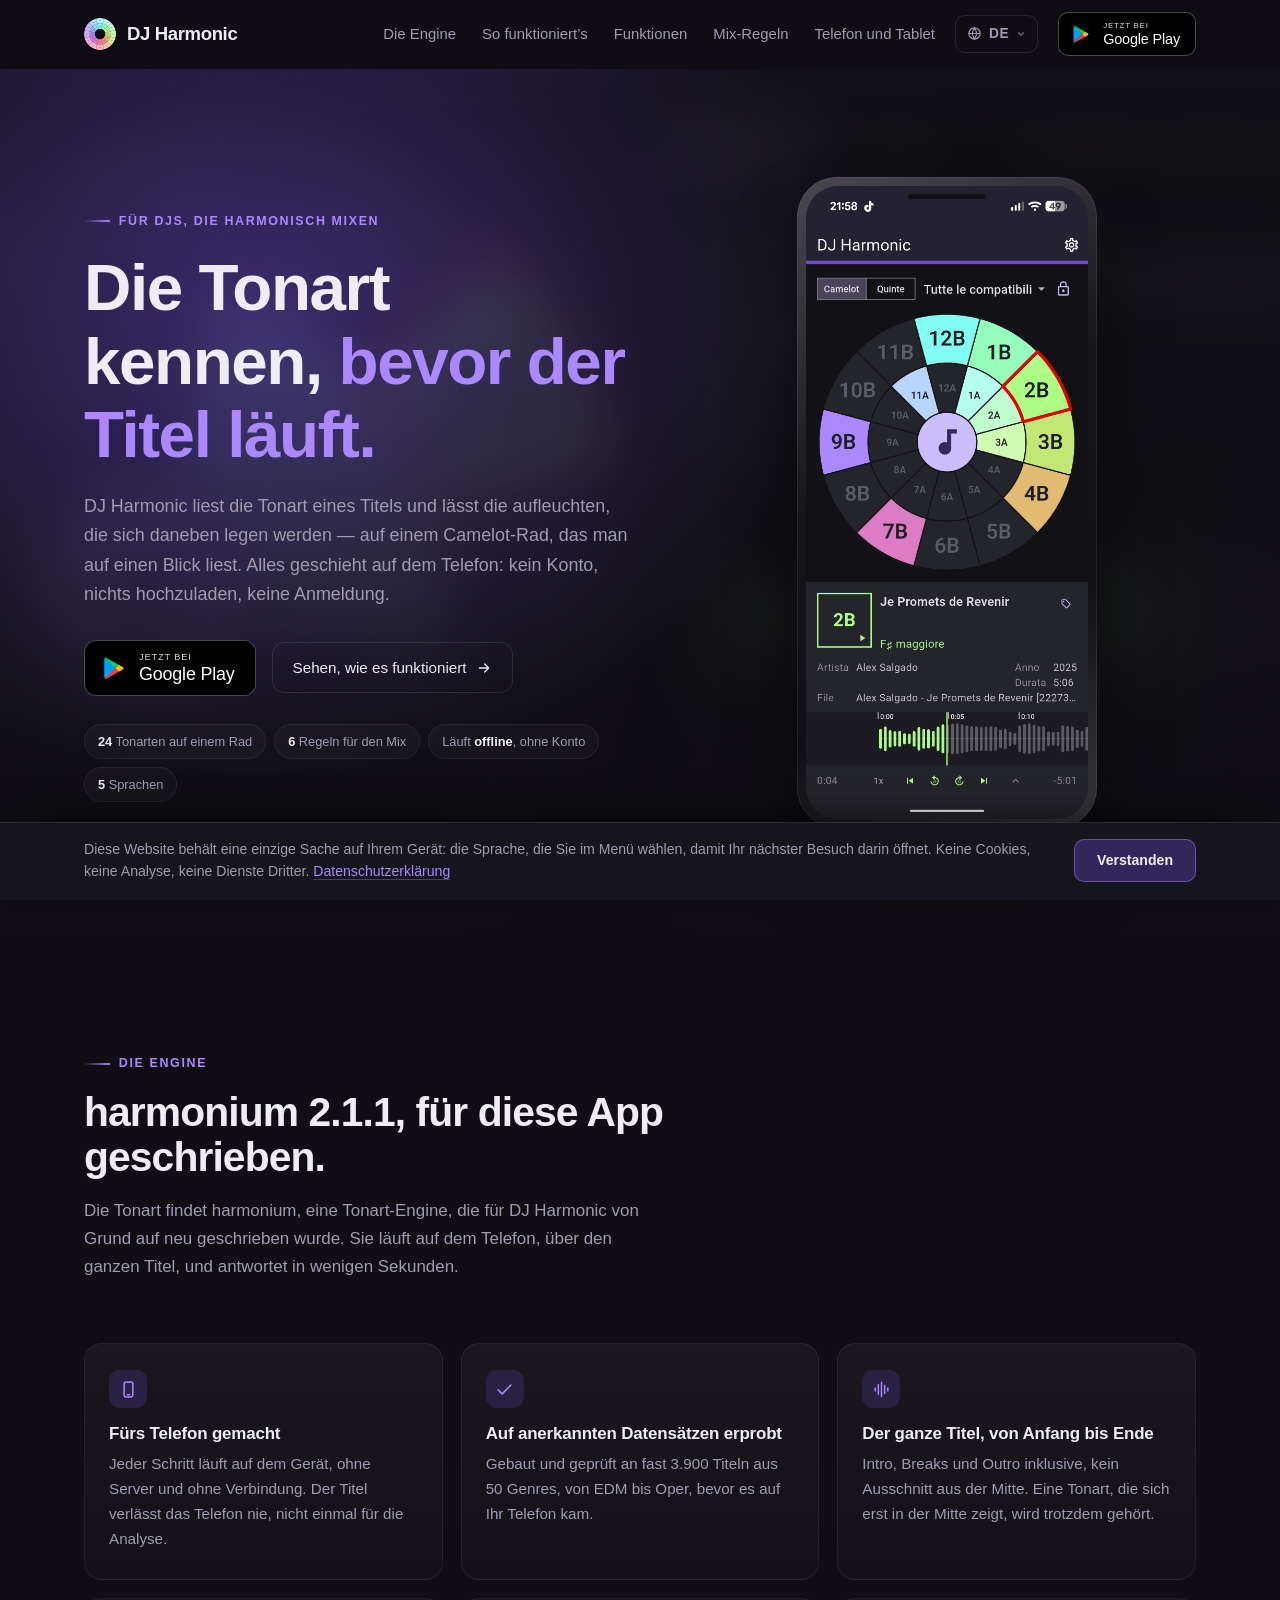
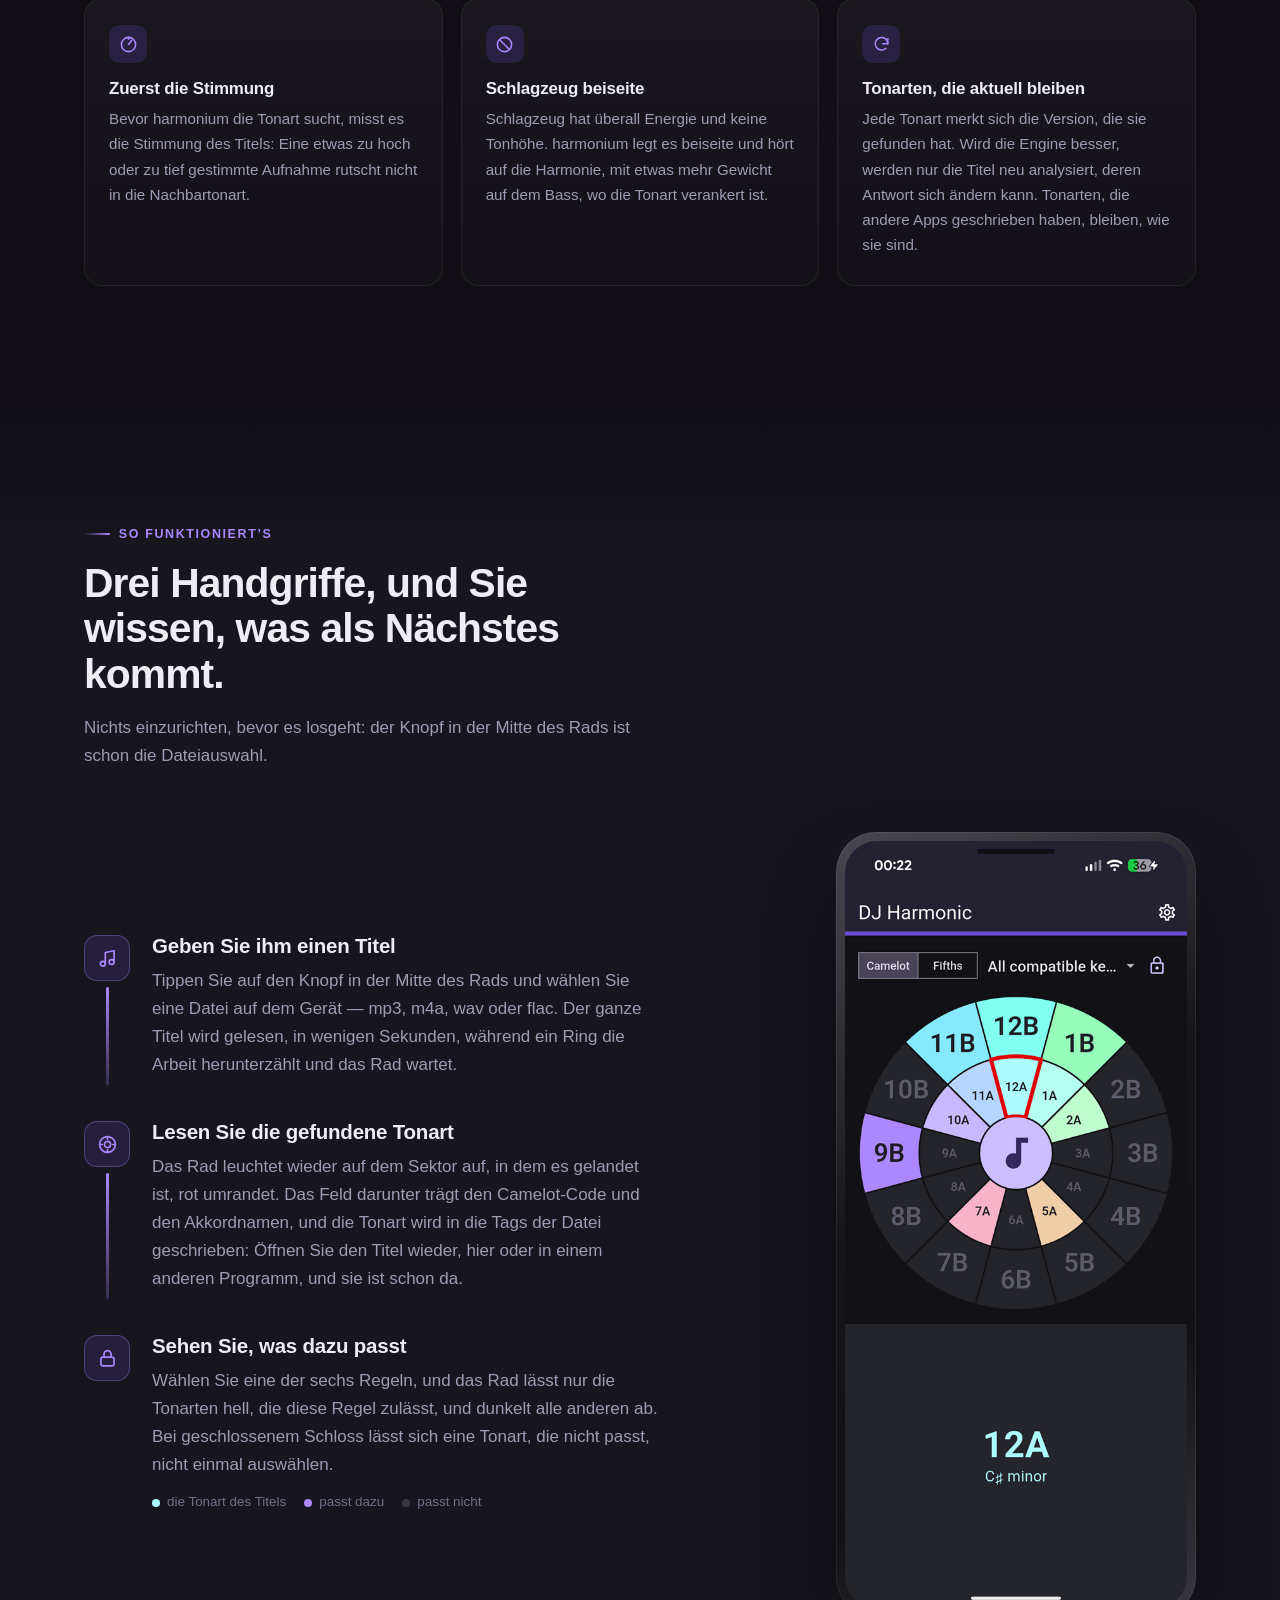
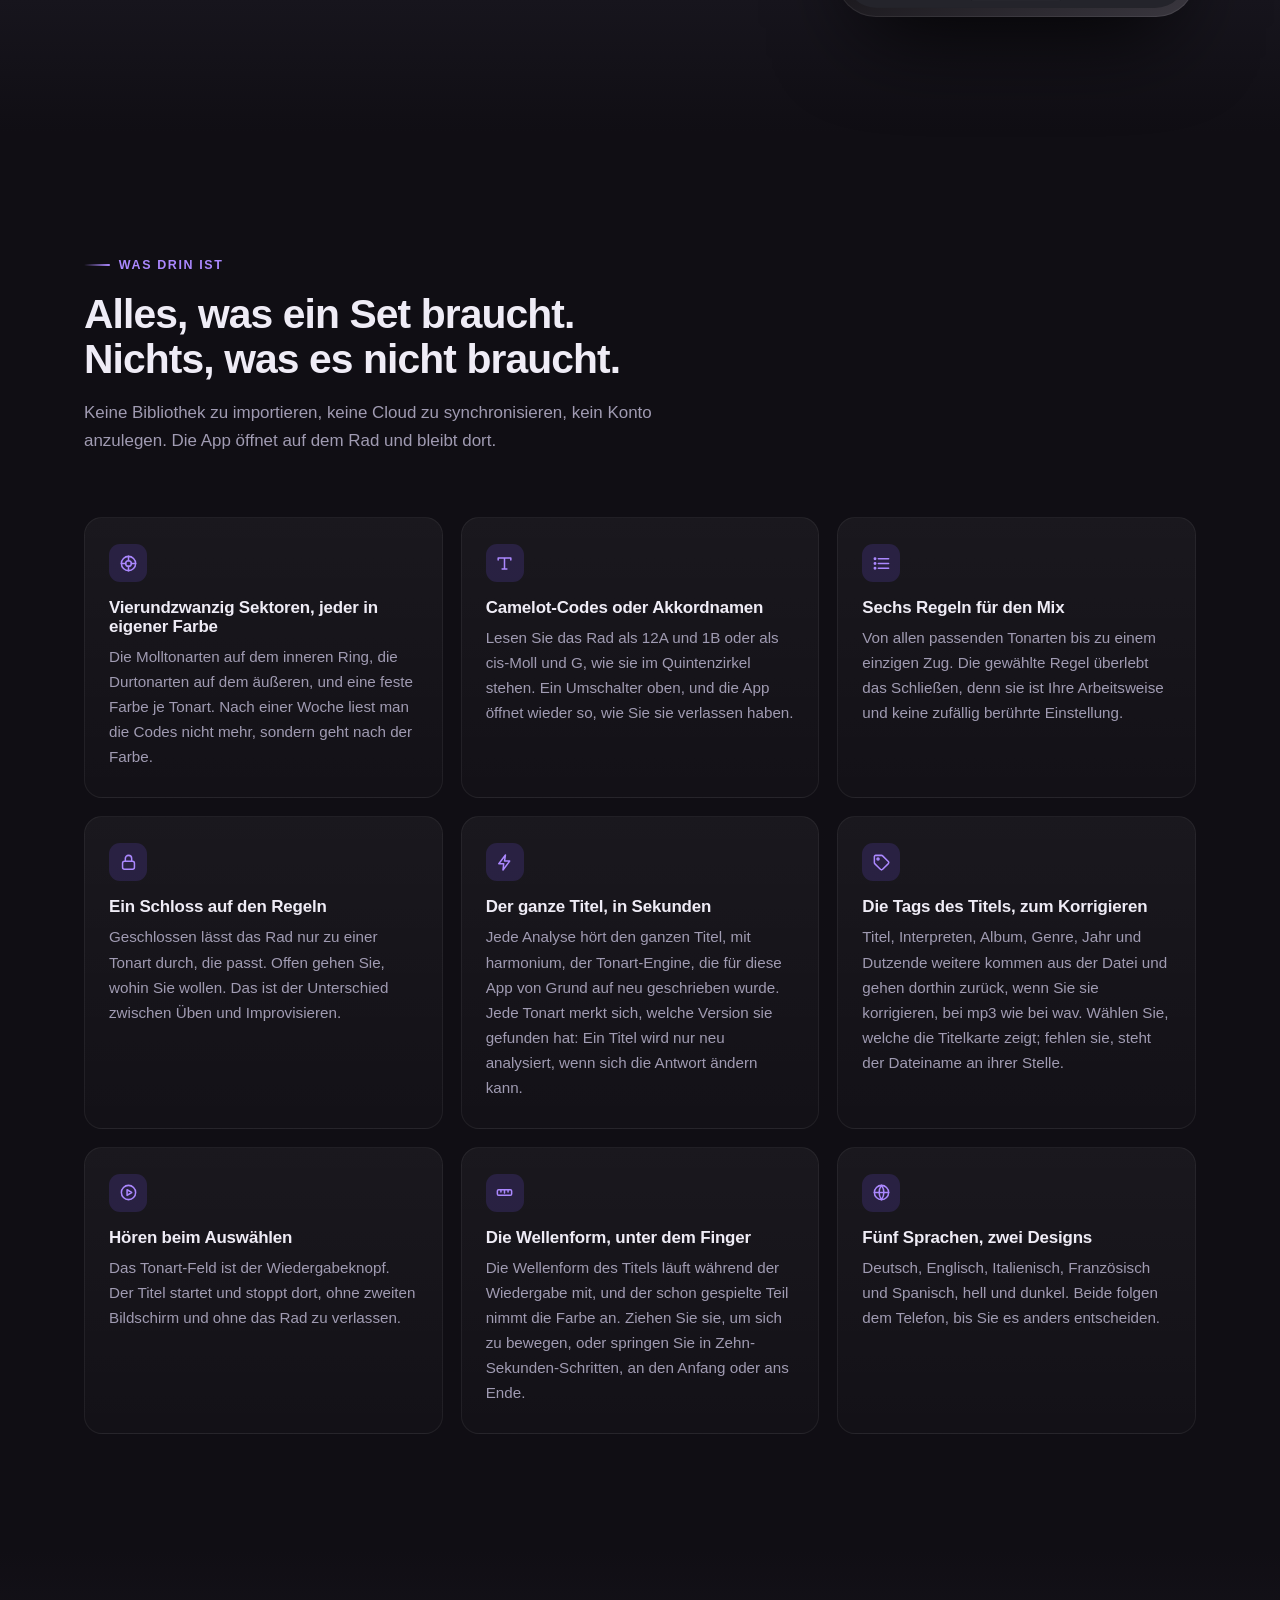
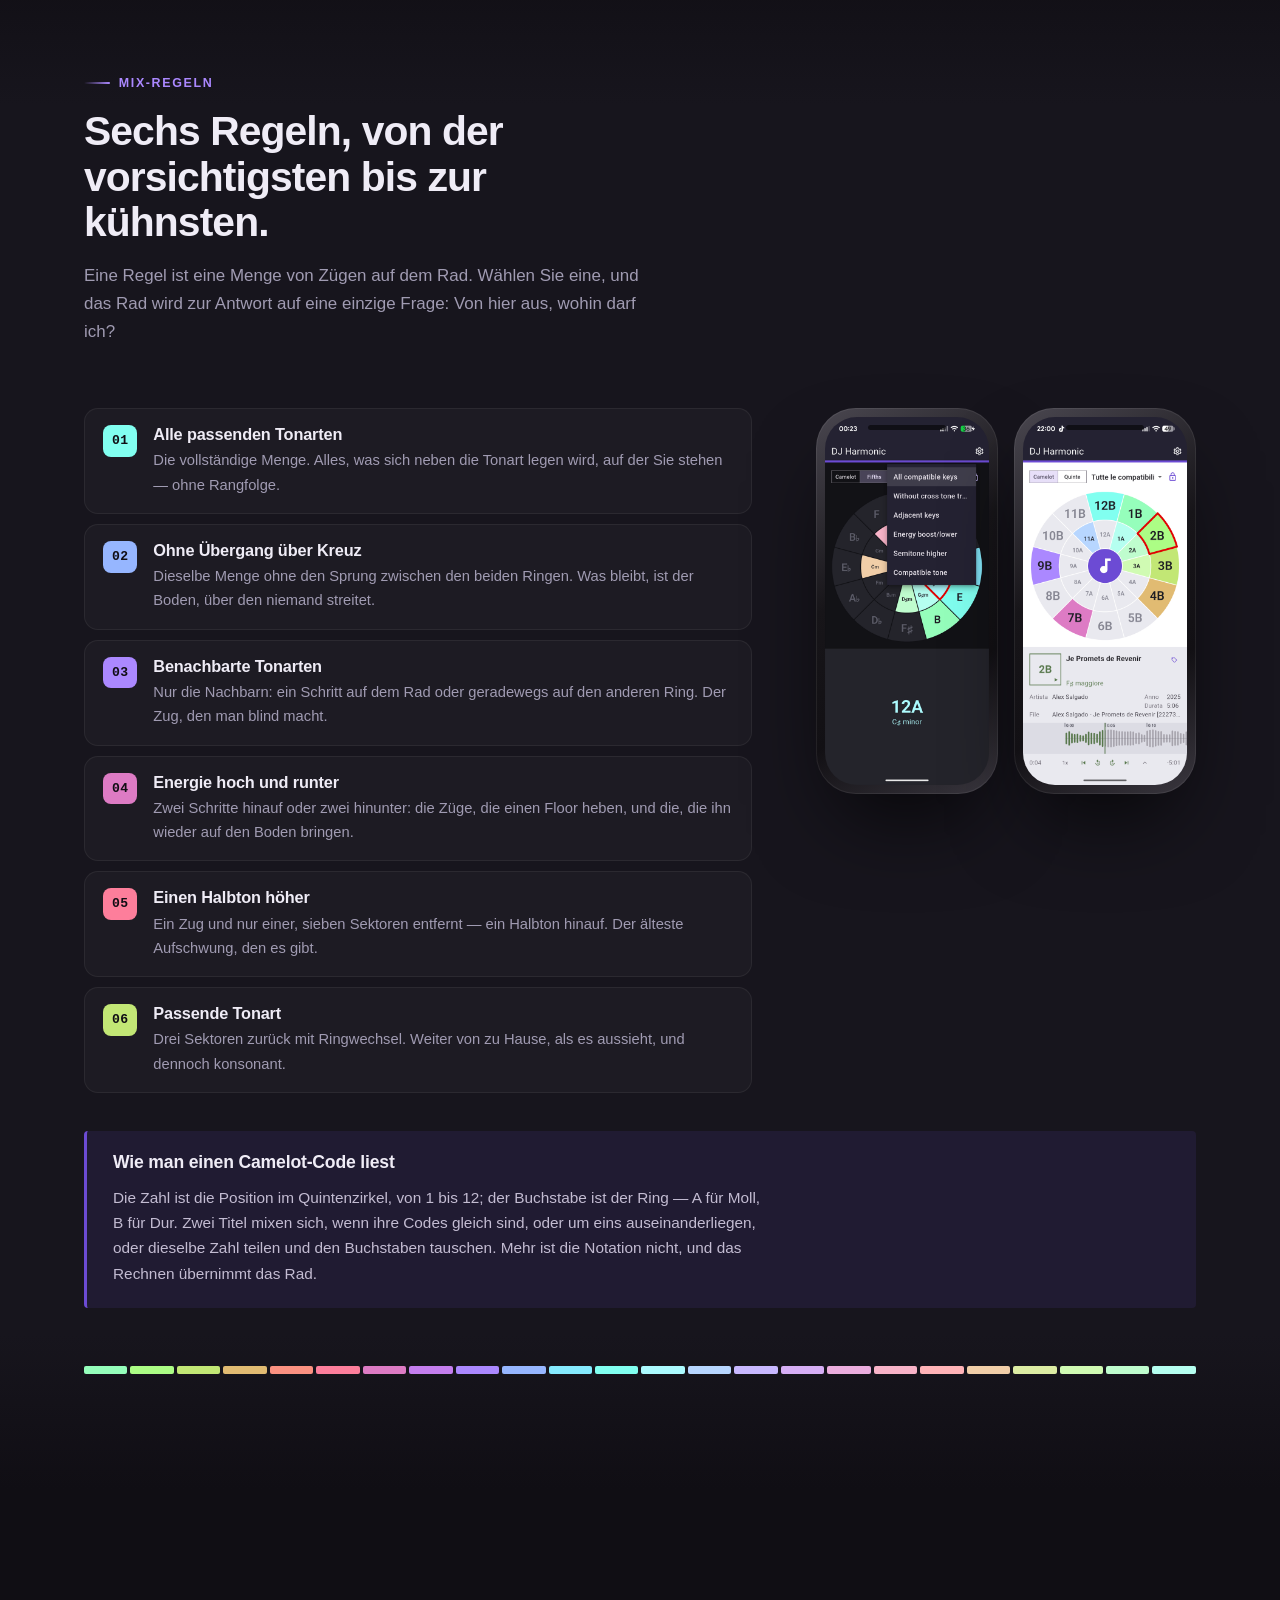
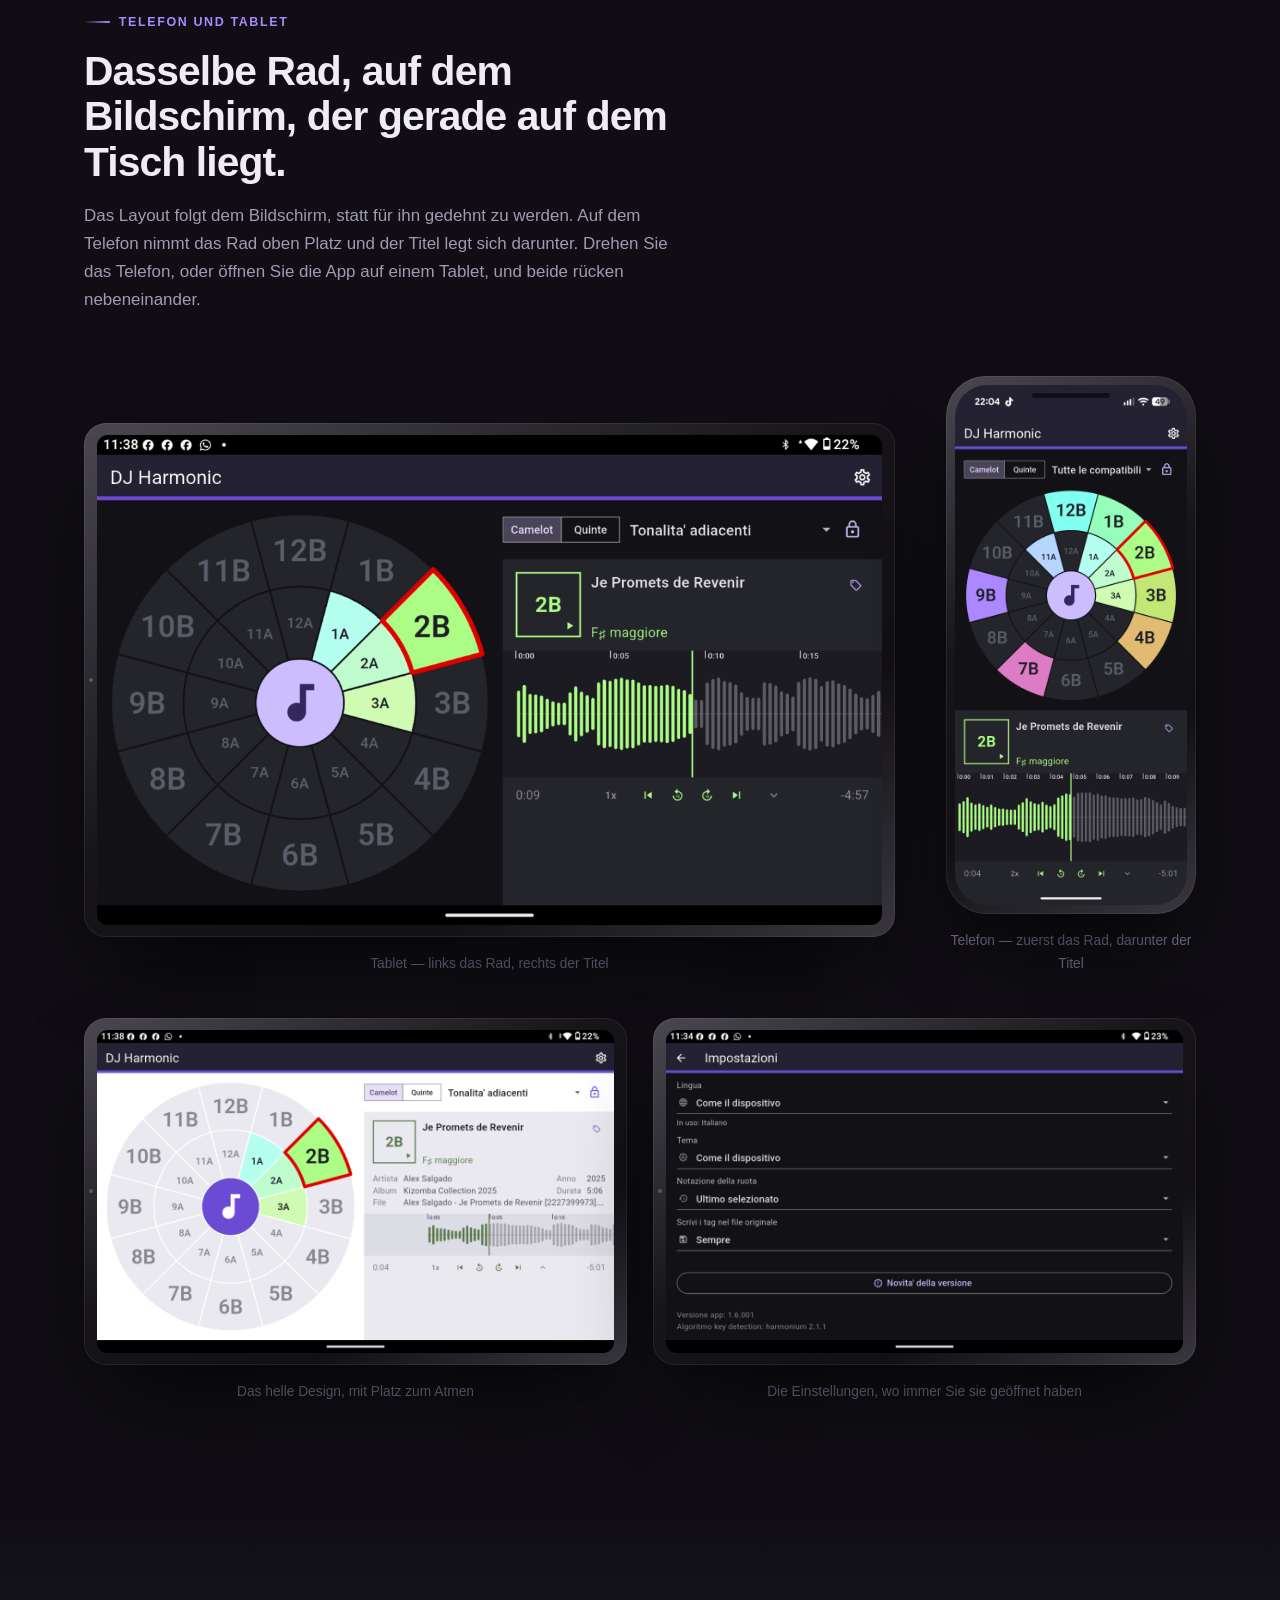
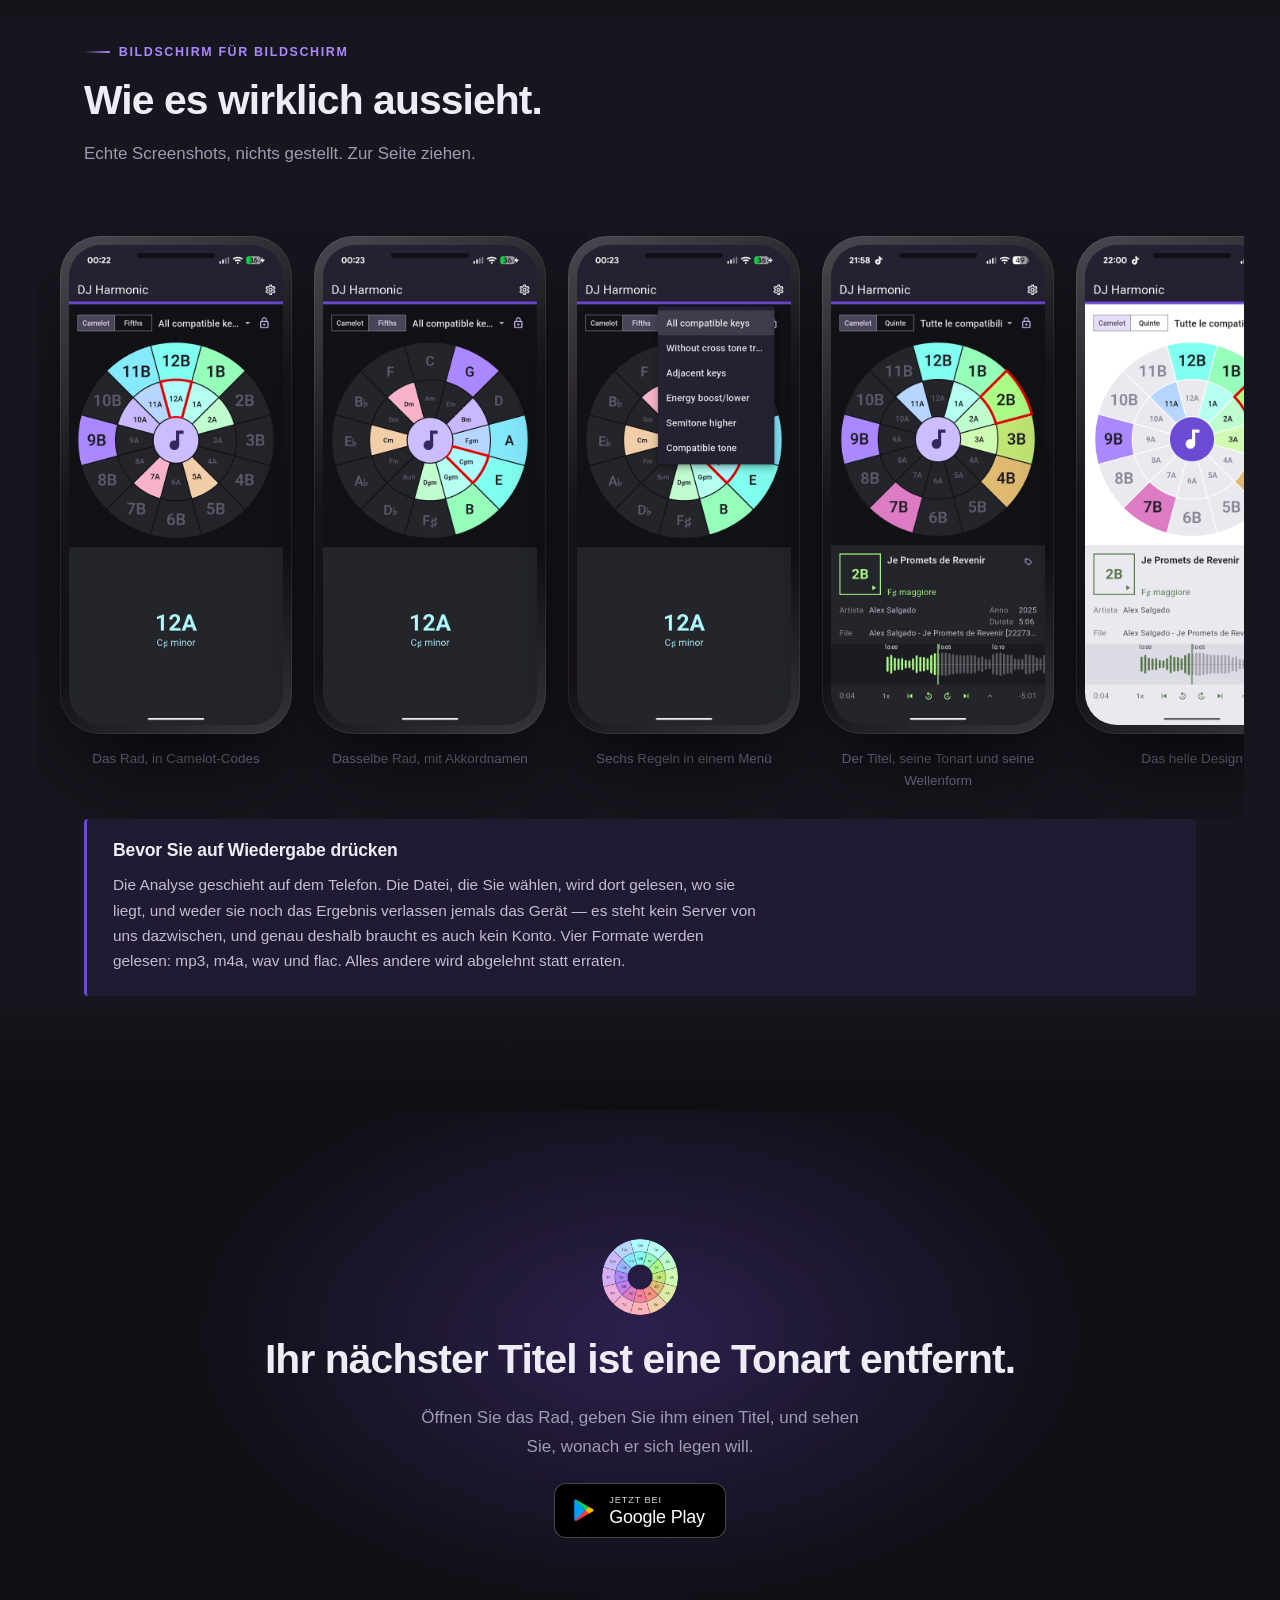
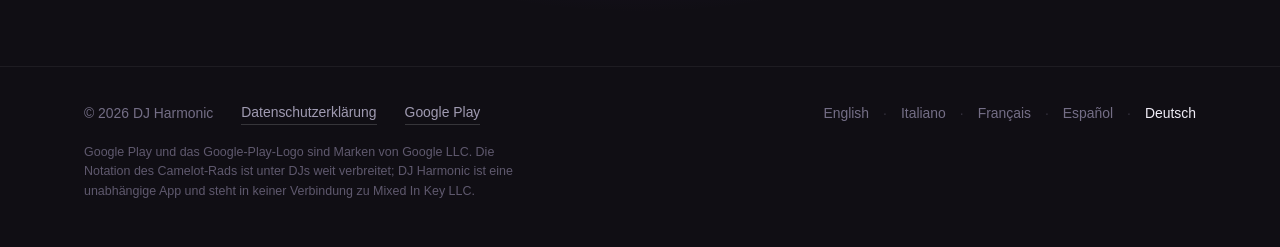
<file: de.html>
<!DOCTYPE html>
<html lang="de">
<head>
<meta charset="utf-8">
<meta name="viewport" content="width=device-width, initial-scale=1">
<title>DJ Harmonic — das Camelot-Rad zum harmonischen Mixen</title>
<meta name="description" content="DJ Harmonic liest die Tonart eines Titels und lässt die aufleuchten, die dazu passen — auf einem Camelot-Rad, das man auf einen Blick liest. Sechs Mix-Regeln, Analyse des ganzen Titels in Sekunden, Telefon und Tablet. Alles auf Ihrem Gerät.">
<link rel="icon" href="assets/icon.png" type="image/png">
<link rel="apple-touch-icon" href="assets/icon.png">

<meta property="og:type" content="website">
<meta property="og:title" content="DJ Harmonic — das Camelot-Rad zum harmonischen Mixen">
<meta property="og:description" content="Die Tonart eines Titels erfahren und sehen, was dazu passt. Sechs Regeln, zwei Notationen, Analyse des ganzen Titels. Alles auf Ihrem Gerät.">
<meta property="og:image" content="assets/icon.png">
<meta name="theme-color" content="#100E14">

<link rel="alternate" hreflang="en" href="index.html">
<link rel="alternate" hreflang="it" href="it.html">
<link rel="alternate" hreflang="fr" href="fr.html">
<link rel="alternate" hreflang="es" href="es.html">
<link rel="alternate" hreflang="de" href="de.html">
<link rel="alternate" hreflang="x-default" href="index.html">

<link rel="stylesheet" href="assets/site.css?v=3">
</head>
<body id="top">

<!-- ══════════════════════════ barra in cima ══════════════════════════ -->
<header class="topbar" id="topbar">
  <div class="wrap">
    <a class="brand" href="#top"><img src="assets/icon.png" alt="" width="32" height="32"> DJ Harmonic</a>
    <nav class="navlinks">
      <a href="#engine">Die Engine</a>
      <a href="#how">So funktioniert’s</a>
      <a href="#features">Funktionen</a>
      <a href="#mixing">Mix-Regeln</a>
      <a href="#devices">Telefon und Tablet</a>
    </nav>

    <details class="lang">
      <summary title="Language">
        <svg viewBox="0 0 24 24" fill="none" stroke="currentColor" stroke-width="1.9" stroke-linecap="round" stroke-linejoin="round" class="globe" aria-hidden="true"><circle cx="12" cy="12" r="9"/><path d="M3 12h18M12 3a15 15 0 0 1 0 18 15 15 0 0 1 0-18z"/></svg>
        DE
        <svg class="chev" viewBox="0 0 24 24" fill="none" stroke="currentColor" stroke-width="2.6" stroke-linecap="round" stroke-linejoin="round" aria-hidden="true"><path d="M6 9l6 6 6-6"/></svg>
      </summary>
      <div class="lang__menu">
        <a href="index.html?lang=en" hreflang="en">English <span>en</span></a>
        <a href="it.html?lang=it" hreflang="it">Italiano <span>it</span></a>
        <a href="fr.html?lang=fr" hreflang="fr">Français <span>fr</span></a>
        <a href="es.html?lang=es" hreflang="es">Español <span>es</span></a>
        <a href="de.html?lang=de" hreflang="de" aria-current="page">Deutsch <span>de</span></a>
      </div>
    </details>

    <a class="play play--sm" href="https://play.google.com/store/apps/details?id=com.Elite.Harmonic" target="_blank" rel="noopener">
        <svg viewBox="0 0 24 24" aria-hidden="true"><path d="M3.6 2.3A1.6 1.6 0 0 0 3 3.6v16.8c0 .53.2 1 .6 1.3l.1.08 9.4-9.4v-.22L3.6 2.3z" fill="#00A0FF"/><path d="M16.3 15.5l-3.2-3.1v-.23l3.2-3.15.08.05 3.72 2.12c1.06.6 1.06 1.6 0 2.2l-3.72 2.11-.08z" fill="#FFBC00"/><path d="M16.38 15.45L13.1 12.28l-9.5 9.5c.35.37.93.42 1.58.05l11.2-6.38" fill="#FF3A44"/><path d="M16.38 9.1L5.18 2.73c-.65-.37-1.23-.32-1.58.05l9.5 9.5 3.28-3.18z" fill="#00D26A"/></svg>
        <span class="txt"><small>Jetzt bei</small><strong>Google Play</strong></span>
      </a>
  </div>
</header>

<!-- ══════════════════════════ apertura ══════════════════════════ -->
<section class="hero">
  <div class="hero__bg"><img src="assets/tablet-wheel.png" alt="" aria-hidden="true"></div>
  <div class="wrap">
    <div>
      <span class="eyebrow">für DJs, die harmonisch mixen</span>
      <h1>Die Tonart kennen, <em>bevor der Titel läuft.</em></h1>
      <p class="lead">DJ Harmonic liest die Tonart eines Titels und lässt die aufleuchten, die sich daneben legen werden — auf einem Camelot-Rad, das man auf einen Blick liest. Alles geschieht auf dem Telefon: kein Konto, nichts hochzuladen, keine Anmeldung.</p>

      <div class="cta">
        <a class="play" href="https://play.google.com/store/apps/details?id=com.Elite.Harmonic" target="_blank" rel="noopener">
        <svg viewBox="0 0 24 24" aria-hidden="true"><path d="M3.6 2.3A1.6 1.6 0 0 0 3 3.6v16.8c0 .53.2 1 .6 1.3l.1.08 9.4-9.4v-.22L3.6 2.3z" fill="#00A0FF"/><path d="M16.3 15.5l-3.2-3.1v-.23l3.2-3.15.08.05 3.72 2.12c1.06.6 1.06 1.6 0 2.2l-3.72 2.11-.08z" fill="#FFBC00"/><path d="M16.38 15.45L13.1 12.28l-9.5 9.5c.35.37.93.42 1.58.05l11.2-6.38" fill="#FF3A44"/><path d="M16.38 9.1L5.18 2.73c-.65-.37-1.23-.32-1.58.05l9.5 9.5 3.28-3.18z" fill="#00D26A"/></svg>
        <span class="txt"><small>Jetzt bei</small><strong>Google Play</strong></span>
      </a>
        <a class="ghost" href="#how">
          Sehen, wie es funktioniert
          <svg viewBox="0 0 24 24" fill="none" stroke="currentColor" stroke-width="1.9" stroke-linecap="round" stroke-linejoin="round" width="16" height="16" aria-hidden="true"><path d="M5 12h14M13 6l6 6-6 6"/></svg>
        </a>
      </div>

      <div class="chips">
        <span class="chip"><b>24</b> Tonarten auf einem Rad</span>
        <span class="chip"><b>6</b> Regeln für den Mix</span>
        <span class="chip">Läuft <b>offline</b>, ohne Konto</span>
        <span class="chip"><b>5</b> Sprachen</span>
      </div>
    </div>

    <div class="hero__device">
      <div class="phone">
          <img src="assets/phone-track.png" width="540" height="1212" alt="Das Titelfeld: Camelot-Code, Akkordname, die Tags und darunter die Wellenform mit den Wiedergabetasten.">
        </div>
    </div>
  </div>
</section>

<!-- ══════════════════════════ il motore ══════════════════════════ -->
<section class="band" id="engine">
  <div class="wrap">
    <div class="sechead reveal">
      <span class="eyebrow">die Engine</span>
      <h2>harmonium 2.1.1, für diese App geschrieben.</h2>
      <p>Die Tonart findet harmonium, eine Tonart-Engine, die für DJ Harmonic von Grund auf neu geschrieben wurde. Sie läuft auf dem Telefon, über den ganzen Titel, und antwortet in wenigen Sekunden.</p>
    </div>

    <div class="grid3">

      <div class="card reveal">
        <div class="card__ico"><svg viewBox="0 0 24 24" fill="none" stroke="currentColor" stroke-width="1.9" stroke-linecap="round" stroke-linejoin="round" aria-hidden="true"><rect x="6.5" y="2.5" width="11" height="19" rx="2.5"/><path d="M10.5 18.5h3"/></svg></div>
        <h3>Fürs Telefon gemacht</h3>
        <p>Jeder Schritt läuft auf dem Gerät, ohne Server und ohne Verbindung. Der Titel verlässt das Telefon nie, nicht einmal für die Analyse.</p>
      </div>

      <div class="card reveal">
        <div class="card__ico"><svg viewBox="0 0 24 24" fill="none" stroke="currentColor" stroke-width="1.9" stroke-linecap="round" stroke-linejoin="round" aria-hidden="true"><path d="M4 12.5l5 5L20 6.5"/></svg></div>
        <h3>Auf anerkannten Datensätzen erprobt</h3>
        <p>Gebaut und geprüft an fast 3.900 Titeln aus 50 Genres, von EDM bis Oper, bevor es auf Ihr Telefon kam.</p>
      </div>

      <div class="card reveal">
        <div class="card__ico"><svg viewBox="0 0 24 24" fill="none" stroke="currentColor" stroke-width="1.9" stroke-linecap="round" stroke-linejoin="round" aria-hidden="true"><path d="M4 10v4M8 6v12M12 3v18M16 7v10M20 10v4"/></svg></div>
        <h3>Der ganze Titel, von Anfang bis Ende</h3>
        <p>Intro, Breaks und Outro inklusive, kein Ausschnitt aus der Mitte. Eine Tonart, die sich erst in der Mitte zeigt, wird trotzdem gehört.</p>
      </div>

      <div class="card reveal">
        <div class="card__ico"><svg viewBox="0 0 24 24" fill="none" stroke="currentColor" stroke-width="1.9" stroke-linecap="round" stroke-linejoin="round" aria-hidden="true"><circle cx="12" cy="12" r="9"/><path d="M12 12l4-5M12 3v2.5"/></svg></div>
        <h3>Zuerst die Stimmung</h3>
        <p>Bevor harmonium die Tonart sucht, misst es die Stimmung des Titels: Eine etwas zu hoch oder zu tief gestimmte Aufnahme rutscht nicht in die Nachbartonart.</p>
      </div>

      <div class="card reveal">
        <div class="card__ico"><svg viewBox="0 0 24 24" fill="none" stroke="currentColor" stroke-width="1.9" stroke-linecap="round" stroke-linejoin="round" aria-hidden="true"><circle cx="12" cy="12" r="9"/><path d="M5.6 5.6l12.8 12.8"/></svg></div>
        <h3>Schlagzeug beiseite</h3>
        <p>Schlagzeug hat überall Energie und keine Tonhöhe. harmonium legt es beiseite und hört auf die Harmonie, mit etwas mehr Gewicht auf dem Bass, wo die Tonart verankert ist.</p>
      </div>

      <div class="card reveal">
        <div class="card__ico"><svg viewBox="0 0 24 24" fill="none" stroke="currentColor" stroke-width="1.9" stroke-linecap="round" stroke-linejoin="round" aria-hidden="true"><path d="M20 11a8 8 0 1 0-2.3 5.7"/><path d="M20 4.5V11h-6.5"/></svg></div>
        <h3>Tonarten, die aktuell bleiben</h3>
        <p>Jede Tonart merkt sich die Version, die sie gefunden hat. Wird die Engine besser, werden nur die Titel neu analysiert, deren Antwort sich ändern kann. Tonarten, die andere Apps geschrieben haben, bleiben, wie sie sind.</p>
      </div>

    </div>
  </div>
</section>

<!-- ══════════════════════════ come funziona ══════════════════════════ -->
<section class="band band--alt" id="how">
  <div class="wrap">
    <div class="sechead reveal">
      <span class="eyebrow">so funktioniert’s</span>
      <h2>Drei Handgriffe, und Sie wissen, was als Nächstes kommt.</h2>
      <p>Nichts einzurichten, bevor es losgeht: der Knopf in der Mitte des Rads ist schon die Dateiauswahl.</p>
    </div>

    <div class="stepsgrid">
      <div class="reveal">

        <div class="step">
          <div class="step__rail">
            <div class="step__pin"><svg viewBox="0 0 24 24" fill="none" stroke="currentColor" stroke-width="1.9" stroke-linecap="round" stroke-linejoin="round" aria-hidden="true"><path d="M9.5 18V5.2l10-2V16"/><circle cx="6.7" cy="18" r="2.8"/><circle cx="16.7" cy="16" r="2.8"/></svg></div>
            <div class="step__line"></div>
          </div>
          <div class="step__body">
            <h3>Geben Sie ihm einen Titel</h3>
            <p>Tippen Sie auf den Knopf in der Mitte des Rads und wählen Sie eine Datei auf dem Gerät — mp3, m4a, wav oder flac. Der ganze Titel wird gelesen, in wenigen Sekunden, während ein Ring die Arbeit herunterzählt und das Rad wartet.</p>
          </div>
        </div>

        <div class="step">
          <div class="step__rail">
            <div class="step__pin"><svg viewBox="0 0 24 24" fill="none" stroke="currentColor" stroke-width="1.9" stroke-linecap="round" stroke-linejoin="round" aria-hidden="true"><circle cx="12" cy="12" r="9"/><circle cx="12" cy="12" r="3.5"/><path d="M12 3v3M12 18v3M3 12h3M18 12h3"/></svg></div>
            <div class="step__line"></div>
          </div>
          <div class="step__body">
            <h3>Lesen Sie die gefundene Tonart</h3>
            <p>Das Rad leuchtet wieder auf dem Sektor auf, in dem es gelandet ist, rot umrandet. Das Feld darunter trägt den Camelot-Code und den Akkordnamen, und die Tonart wird in die Tags der Datei geschrieben: Öffnen Sie den Titel wieder, hier oder in einem anderen Programm, und sie ist schon da.</p>
          </div>
        </div>

        <div class="step">
          <div class="step__rail">
            <div class="step__pin"><svg viewBox="0 0 24 24" fill="none" stroke="currentColor" stroke-width="1.9" stroke-linecap="round" stroke-linejoin="round" aria-hidden="true"><rect x="4.5" y="10.5" width="15" height="10" rx="2.5"/><path d="M8 10.5V7a4 4 0 0 1 8 0v3.5"/></svg></div>
            <div class="step__line"></div>
          </div>
          <div class="step__body">
            <h3>Sehen Sie, was dazu passt</h3>
            <p>Wählen Sie eine der sechs Regeln, und das Rad lässt nur die Tonarten hell, die diese Regel zulässt, und dunkelt alle anderen ab. Bei geschlossenem Schloss lässt sich eine Tonart, die nicht passt, nicht einmal auswählen.</p>
            <div class="step__meta"><span><i class="dot" style="background:#ACFBFF"></i> die Tonart des Titels</span><span><i class="dot" style="background:#AB88FF"></i> passt dazu</span><span><i class="dot" style="background:#3A3742"></i> passt nicht</span></div>
          </div>
        </div>

      </div>

      <div class="reveal">
        <div class="phone">
          <img loading="lazy" src="assets/phone-wheel.png" width="540" height="1212" alt="DJ Harmonic auf einem Telefon: das Camelot-Rad mit gewähltem 12A, die passenden Sektoren hell und die übrigen grau.">
        </div>
      </div>
    </div>
  </div>
</section>

<!-- ══════════════════════════ cosa c'e' dentro ══════════════════════════ -->
<section class="band" id="features">
  <div class="wrap">
    <div class="sechead reveal">
      <span class="eyebrow">was drin ist</span>
      <h2>Alles, was ein Set braucht. Nichts, was es nicht braucht.</h2>
      <p>Keine Bibliothek zu importieren, keine Cloud zu synchronisieren, kein Konto anzulegen. Die App öffnet auf dem Rad und bleibt dort.</p>
    </div>

    <div class="grid3">

      <div class="card reveal">
        <div class="card__ico"><svg viewBox="0 0 24 24" fill="none" stroke="currentColor" stroke-width="1.9" stroke-linecap="round" stroke-linejoin="round" aria-hidden="true"><circle cx="12" cy="12" r="9"/><circle cx="12" cy="12" r="3.6"/><path d="M12 3v5.4M12 15.6V21M3 12h5.4M15.6 12H21"/></svg></div>
        <h3>Vierundzwanzig Sektoren, jeder in eigener Farbe</h3>
        <p>Die Molltonarten auf dem inneren Ring, die Durtonarten auf dem äußeren, und eine feste Farbe je Tonart. Nach einer Woche liest man die Codes nicht mehr, sondern geht nach der Farbe.</p>
      </div>

      <div class="card reveal">
        <div class="card__ico"><svg viewBox="0 0 24 24" fill="none" stroke="currentColor" stroke-width="1.9" stroke-linecap="round" stroke-linejoin="round" aria-hidden="true"><path d="M4 7.5V5h16v2.5M9 19h6M12 5v14"/></svg></div>
        <h3>Camelot-Codes oder Akkordnamen</h3>
        <p>Lesen Sie das Rad als 12A und 1B oder als cis-Moll und G, wie sie im Quintenzirkel stehen. Ein Umschalter oben, und die App öffnet wieder so, wie Sie sie verlassen haben.</p>
      </div>

      <div class="card reveal">
        <div class="card__ico"><svg viewBox="0 0 24 24" fill="none" stroke="currentColor" stroke-width="1.9" stroke-linecap="round" stroke-linejoin="round" aria-hidden="true"><path d="M8 6h13M8 12h13M8 18h13"/><circle cx="3.8" cy="6" r=".9"/><circle cx="3.8" cy="12" r=".9"/><circle cx="3.8" cy="18" r=".9"/></svg></div>
        <h3>Sechs Regeln für den Mix</h3>
        <p>Von allen passenden Tonarten bis zu einem einzigen Zug. Die gewählte Regel überlebt das Schließen, denn sie ist Ihre Arbeitsweise und keine zufällig berührte Einstellung.</p>
      </div>

      <div class="card reveal">
        <div class="card__ico"><svg viewBox="0 0 24 24" fill="none" stroke="currentColor" stroke-width="1.9" stroke-linecap="round" stroke-linejoin="round" aria-hidden="true"><rect x="4.5" y="10.5" width="15" height="10" rx="2.5"/><path d="M8 10.5V7a4 4 0 0 1 8 0v3.5"/></svg></div>
        <h3>Ein Schloss auf den Regeln</h3>
        <p>Geschlossen lässt das Rad nur zu einer Tonart durch, die passt. Offen gehen Sie, wohin Sie wollen. Das ist der Unterschied zwischen Üben und Improvisieren.</p>
      </div>

      <div class="card reveal">
        <div class="card__ico"><svg viewBox="0 0 24 24" fill="none" stroke="currentColor" stroke-width="1.9" stroke-linecap="round" stroke-linejoin="round" aria-hidden="true"><path d="M13.2 2.5 4.8 13.6H11l-.9 7.9 8.4-11.3H12z"/></svg></div>
        <h3>Der ganze Titel, in Sekunden</h3>
        <p>Jede Analyse hört den ganzen Titel, mit harmonium, der Tonart-Engine, die für diese App von Grund auf neu geschrieben wurde. Jede Tonart merkt sich, welche Version sie gefunden hat: Ein Titel wird nur neu analysiert, wenn sich die Antwort ändern kann.</p>
      </div>

      <div class="card reveal">
        <div class="card__ico"><svg viewBox="0 0 24 24" fill="none" stroke="currentColor" stroke-width="1.9" stroke-linecap="round" stroke-linejoin="round" aria-hidden="true"><path d="M20.6 13.4 13.4 20.6a2 2 0 0 1-2.8 0l-7.2-7.2A2 2 0 0 1 3 12V4.5A1.5 1.5 0 0 1 4.5 3H12a2 2 0 0 1 1.4.6l7.2 7.2a2 2 0 0 1 0 2.6z"/><circle cx="7.6" cy="7.6" r="1.3"/></svg></div>
        <h3>Die Tags des Titels, zum Korrigieren</h3>
        <p>Titel, Interpreten, Album, Genre, Jahr und Dutzende weitere kommen aus der Datei und gehen dorthin zurück, wenn Sie sie korrigieren, bei mp3 wie bei wav. Wählen Sie, welche die Titelkarte zeigt; fehlen sie, steht der Dateiname an ihrer Stelle.</p>
      </div>

      <div class="card reveal">
        <div class="card__ico"><svg viewBox="0 0 24 24" fill="none" stroke="currentColor" stroke-width="1.9" stroke-linecap="round" stroke-linejoin="round" aria-hidden="true"><circle cx="12" cy="12" r="9"/><path d="M10.2 8.4 16 12l-5.8 3.6z"/></svg></div>
        <h3>Hören beim Auswählen</h3>
        <p>Das Tonart-Feld ist der Wiedergabeknopf. Der Titel startet und stoppt dort, ohne zweiten Bildschirm und ohne das Rad zu verlassen.</p>
      </div>

      <div class="card reveal">
        <div class="card__ico"><svg viewBox="0 0 24 24" fill="none" stroke="currentColor" stroke-width="1.9" stroke-linecap="round" stroke-linejoin="round" aria-hidden="true"><rect x="3" y="8.5" width="18" height="7" rx="1.6"/><path d="M7.5 8.5v3M12 8.5v4M16.5 8.5v3"/></svg></div>
        <h3>Die Wellenform, unter dem Finger</h3>
        <p>Die Wellenform des Titels läuft während der Wiedergabe mit, und der schon gespielte Teil nimmt die Farbe an. Ziehen Sie sie, um sich zu bewegen, oder springen Sie in Zehn-Sekunden-Schritten, an den Anfang oder ans Ende.</p>
      </div>

      <div class="card reveal">
        <div class="card__ico"><svg viewBox="0 0 24 24" fill="none" stroke="currentColor" stroke-width="1.9" stroke-linecap="round" stroke-linejoin="round" aria-hidden="true"><circle cx="12" cy="12" r="9"/><path d="M3 12h18M12 3a15 15 0 0 1 0 18 15 15 0 0 1 0-18z"/></svg></div>
        <h3>Fünf Sprachen, zwei Designs</h3>
        <p>Deutsch, Englisch, Italienisch, Französisch und Spanisch, hell und dunkel. Beide folgen dem Telefon, bis Sie es anders entscheiden.</p>
      </div>

    </div>
  </div>
</section>

<!-- ══════════════════════════ regole di mix ══════════════════════════ -->
<section class="band band--alt" id="mixing">
  <div class="wrap">
    <div class="sechead reveal">
      <span class="eyebrow">mix-regeln</span>
      <h2>Sechs Regeln, von der vorsichtigsten bis zur kühnsten.</h2>
      <p>Eine Regel ist eine Menge von Zügen auf dem Rad. Wählen Sie eine, und das Rad wird zur Antwort auf eine einzige Frage: Von hier aus, wohin darf ich?</p>
    </div>

    <div class="rulesgrid">
      <div class="rules">

        <div class="rule reveal">
          <span class="rule__key" style="background:#81FFF0">01</span>
          <div>
            <h3>Alle passenden Tonarten</h3>
            <p>Die vollständige Menge. Alles, was sich neben die Tonart legen wird, auf der Sie stehen — ohne Rangfolge.</p>
          </div>
        </div>

        <div class="rule reveal">
          <span class="rule__key" style="background:#96B6FF">02</span>
          <div>
            <h3>Ohne Übergang über Kreuz</h3>
            <p>Dieselbe Menge ohne den Sprung zwischen den beiden Ringen. Was bleibt, ist der Boden, über den niemand streitet.</p>
          </div>
        </div>

        <div class="rule reveal">
          <span class="rule__key" style="background:#AB88FF">03</span>
          <div>
            <h3>Benachbarte Tonarten</h3>
            <p>Nur die Nachbarn: ein Schritt auf dem Rad oder geradewegs auf den anderen Ring. Der Zug, den man blind macht.</p>
          </div>
        </div>

        <div class="rule reveal">
          <span class="rule__key" style="background:#DD7BC4">04</span>
          <div>
            <h3>Energie hoch und runter</h3>
            <p>Zwei Schritte hinauf oder zwei hinunter: die Züge, die einen Floor heben, und die, die ihn wieder auf den Boden bringen.</p>
          </div>
        </div>

        <div class="rule reveal">
          <span class="rule__key" style="background:#FD7E9B">05</span>
          <div>
            <h3>Einen Halbton höher</h3>
            <p>Ein Zug und nur einer, sieben Sektoren entfernt — ein Halbton hinauf. Der älteste Aufschwung, den es gibt.</p>
          </div>
        </div>

        <div class="rule reveal">
          <span class="rule__key" style="background:#C2E775">06</span>
          <div>
            <h3>Passende Tonart</h3>
            <p>Drei Sektoren zurück mit Ringwechsel. Weiter von zu Hause, als es aussieht, und dennoch konsonant.</p>
          </div>
        </div>

      </div>

      <div class="shots reveal">
        <div class="phone">
          <img loading="lazy" src="assets/phone-rules.png" width="540" height="1212" alt="Das Regelmenü mit seinen sechs Einträgen, von allen passenden Tonarten bis zur passenden Tonart.">
        </div>
        <div class="phone">
          <img loading="lazy" src="assets/phone-light.png" width="540" height="1212" alt="Die Regel aller passenden Tonarten auf 2B: nur die Tonarten, die dazu passen, bleiben hell.">
        </div>
      </div>
    </div>

    <div class="note reveal" style="margin-top:38px">
      <h3>Wie man einen Camelot-Code liest</h3>
      <p>Die Zahl ist die Position im Quintenzirkel, von 1 bis 12; der Buchstabe ist der Ring — A für Moll, B für Dur. Zwei Titel mixen sich, wenn ihre Codes gleich sind, oder um eins auseinanderliegen, oder dieselbe Zahl teilen und den Buchstaben tauschen. Mehr ist die Notation nicht, und das Rechnen übernimmt das Rad.</p>
    </div>

    <div class="ribbon reveal" aria-hidden="true"><span style="background:#95FEBB"></span><span style="background:#ACFD85"></span><span style="background:#C2E775"></span><span style="background:#E1BB72"></span><span style="background:#FB9181"></span><span style="background:#FD7E9B"></span><span style="background:#DD7BC4"></span><span style="background:#C47EEE"></span><span style="background:#AB88FF"></span><span style="background:#96B6FF"></span><span style="background:#85EAFE"></span><span style="background:#81FFF0"></span><span style="background:#ACFBFF"></span><span style="background:#B7D6FF"></span><span style="background:#C8B8FF"></span><span style="background:#D6AEF5"></span><span style="background:#EBADDE"></span><span style="background:#F8B3C8"></span><span style="background:#FFB3B7"></span><span style="background:#F1CEA8"></span><span style="background:#DCECA3"></span><span style="background:#D0FBB3"></span><span style="background:#BFFDCE"></span><span style="background:#B5FFF0"></span></div>
  </div>
</section>

<!-- ══════════════════════════ telefono e tablet ══════════════════════════ -->
<section class="band" id="devices">
  <div class="wrap">
    <div class="sechead reveal">
      <span class="eyebrow">telefon und tablet</span>
      <h2>Dasselbe Rad, auf dem Bildschirm, der gerade auf dem Tisch liegt.</h2>
      <p>Das Layout folgt dem Bildschirm, statt für ihn gedehnt zu werden. Auf dem Telefon nimmt das Rad oben Platz und der Titel legt sich darunter. Drehen Sie das Telefon, oder öffnen Sie die App auf einem Tablet, und beide rücken nebeneinander.</p>
    </div>

    <div class="devices">
      <div class="reveal">
        <div class="tablet">
          <img loading="lazy" src="assets/tablet-wheel.png" width="1120" height="700" alt="DJ Harmonic auf einem Tablet: links das Rad mit der Regel der benachbarten Tonarten, rechts der Titel und seine Wellenform.">
        </div>
        <p class="caption">Tablet — links das Rad, rechts der Titel</p>
      </div>
      <div class="reveal">
        <div class="phone">
          <img loading="lazy" src="assets/phone-playing.png" width="540" height="1212" alt="Die aufgeklappte Wellenform unter dem Rad, eine Marke pro Sekunde, der gespielte Teil in Farbe.">
        </div>
        <p class="caption">Telefon — zuerst das Rad, darunter der Titel</p>
      </div>
    </div>

    <div class="split2">
      <div class="reveal">
        <div class="tablet">
          <img loading="lazy" src="assets/tablet-light.png" width="1120" height="700" alt="Das Tablet-Layout im hellen Design, mit den Tags des Titels und seiner Wellenform.">
        </div>
        <p class="caption">Das helle Design, mit Platz zum Atmen</p>
      </div>
      <div class="reveal">
        <div class="tablet">
          <img loading="lazy" src="assets/tablet-settings.png" width="1120" height="700" alt="Die Einstellungsseite auf einem Tablet.">
        </div>
        <p class="caption">Die Einstellungen, wo immer Sie sie geöffnet haben</p>
      </div>
    </div>
  </div>
</section>

<!-- ══════════════════════════ galleria ══════════════════════════ -->
<section class="band band--alt" id="screens">
  <div class="wrap">
    <div class="sechead reveal">
      <span class="eyebrow">bildschirm für bildschirm</span>
      <h2>Wie es wirklich aussieht.</h2>
      <p>Echte Screenshots, nichts gestellt. Zur Seite ziehen.</p>
    </div>
  </div>

  <div class="railwrap reveal">
    <div class="rail">
      <figure class="shot">
        <div class="phone">
          <img loading="lazy" src="assets/phone-wheel.png" width="540" height="1212" alt="DJ Harmonic auf einem Telefon: das Camelot-Rad mit gewähltem 12A, die passenden Sektoren hell und die übrigen grau.">
        </div>
        <figcaption>Das Rad, in Camelot-Codes</figcaption>
      </figure>
      <figure class="shot">
        <div class="phone">
          <img loading="lazy" src="assets/phone-fifths.png" width="540" height="1212" alt="Dasselbe Rad mit Akkordnamen beschriftet, cis-Moll gewählt und die passenden Tonarten hell.">
        </div>
        <figcaption>Dasselbe Rad, mit Akkordnamen</figcaption>
      </figure>
      <figure class="shot">
        <div class="phone">
          <img loading="lazy" src="assets/phone-rules.png" width="540" height="1212" alt="Das Regelmenü mit seinen sechs Einträgen, von allen passenden Tonarten bis zur passenden Tonart.">
        </div>
        <figcaption>Sechs Regeln in einem Menü</figcaption>
      </figure>
      <figure class="shot">
        <div class="phone">
          <img loading="lazy" src="assets/phone-track.png" width="540" height="1212" alt="Das Titelfeld: Camelot-Code, Akkordname, die Tags und darunter die Wellenform mit den Wiedergabetasten.">
        </div>
        <figcaption>Der Titel, seine Tonart und seine Wellenform</figcaption>
      </figure>
      <figure class="shot">
        <div class="phone">
          <img loading="lazy" src="assets/phone-light.png" width="540" height="1212" alt="Derselbe Bildschirm im hellen Design.">
        </div>
        <figcaption>Das helle Design</figcaption>
      </figure>
      <figure class="shot">
        <div class="phone">
          <img loading="lazy" src="assets/phone-tags.png" width="540" height="1212" alt="Tags bearbeiten: Titel, Interpreten, Album, Jahr, Genre und Titelnummer, mit Speichern und Abbrechen.">
        </div>
        <figcaption>Tags korrigieren, gespeichert in der Datei</figcaption>
      </figure>
      <figure class="shot">
        <div class="phone">
          <img loading="lazy" src="assets/phone-all-tags.png" width="540" height="1212" alt="Alle Tags des Titels, gruppiert, mit einer Pinnadel neben jedem, um ihn auf der Karte zu halten.">
        </div>
        <figcaption>Alle Tags, und die angehefteten</figcaption>
      </figure>
      <figure class="shot">
        <div class="phone">
          <img loading="lazy" src="assets/phone-playing.png" width="540" height="1212" alt="Die aufgeklappte Wellenform unter dem Rad, eine Marke pro Sekunde, der gespielte Teil in Farbe.">
        </div>
        <figcaption>Die Wellenform, aufgeklappt</figcaption>
      </figure>
      <figure class="shot">
        <div class="phone">
          <img loading="lazy" src="assets/phone-settings.png" width="540" height="1212" alt="Die Einstellungen: Sprache, Design, Notation des Rads, Tags in die Datei schreiben und Neuigkeiten der Version.">
        </div>
        <figcaption>Sprache, Design, Notation, Tags</figcaption>
      </figure>
    </div>
  </div>

  <div class="wrap">
    <div class="note reveal">
      <h3>Bevor Sie auf Wiedergabe drücken</h3>
      <p>Die Analyse geschieht auf dem Telefon. Die Datei, die Sie wählen, wird dort gelesen, wo sie liegt, und weder sie noch das Ergebnis verlassen jemals das Gerät — es steht kein Server von uns dazwischen, und genau deshalb braucht es auch kein Konto. Vier Formate werden gelesen: mp3, m4a, wav und flac. Alles andere wird abgelehnt statt erraten.</p>
    </div>
  </div>
</section>

<!-- ══════════════════════════ chiamata finale ══════════════════════════ -->
<section class="final">
  <div class="wrap reveal">
    <img class="mark" src="assets/icon.png" alt="" width="76" height="76">
    <h2>Ihr nächster Titel ist eine Tonart entfernt.</h2>
    <p>Öffnen Sie das Rad, geben Sie ihm einen Titel, und sehen Sie, wonach er sich legen will.</p>
    <a class="play" href="https://play.google.com/store/apps/details?id=com.Elite.Harmonic" target="_blank" rel="noopener">
        <svg viewBox="0 0 24 24" aria-hidden="true"><path d="M3.6 2.3A1.6 1.6 0 0 0 3 3.6v16.8c0 .53.2 1 .6 1.3l.1.08 9.4-9.4v-.22L3.6 2.3z" fill="#00A0FF"/><path d="M16.3 15.5l-3.2-3.1v-.23l3.2-3.15.08.05 3.72 2.12c1.06.6 1.06 1.6 0 2.2l-3.72 2.11-.08z" fill="#FFBC00"/><path d="M16.38 15.45L13.1 12.28l-9.5 9.5c.35.37.93.42 1.58.05l11.2-6.38" fill="#FF3A44"/><path d="M16.38 9.1L5.18 2.73c-.65-.37-1.23-.32-1.58.05l9.5 9.5 3.28-3.18z" fill="#00D26A"/></svg>
        <span class="txt"><small>Jetzt bei</small><strong>Google Play</strong></span>
      </a>
  </div>
</section>

<!-- ══════════════════════════ piede ══════════════════════════ -->
<footer>
  <div class="wrap">
    <span>© 2026 DJ Harmonic</span>
    <a href="privacy-policy.html#de">Datenschutzerklärung</a>
    <a href="https://play.google.com/store/apps/details?id=com.Elite.Harmonic" target="_blank" rel="noopener">Google Play</a>
    <span class="spacer"></span>
    <span class="langrow">
      <a href="index.html?lang=en" hreflang="en">English</a><i>·</i>
      <a href="it.html?lang=it" hreflang="it">Italiano</a><i>·</i>
      <a href="fr.html?lang=fr" hreflang="fr">Français</a><i>·</i>
      <a href="es.html?lang=es" hreflang="es">Español</a><i>·</i>
      <a href="de.html?lang=de" hreflang="de" aria-current="page">Deutsch</a>
    </span>
  </div>
  <div class="wrap">
    <p class="legal">Google Play und das Google-Play-Logo sind Marken von Google LLC. Die Notation des Camelot-Rads ist unter DJs weit verbreitet; DJ Harmonic ist eine unabhängige App und steht in keiner Verbindung zu Mixed In Key LLC.</p>
  </div>
</footer>

<!-- ══════════════════════════ avviso sull'archiviazione ══════════════════════════ -->
<aside class="notice" id="notice" hidden aria-label="Storage notice">
  <div class="notice__in">
    <p>Diese Website behält eine einzige Sache auf Ihrem Gerät: die Sprache, die Sie im Menü wählen, damit Ihr nächster Besuch darin öffnet. Keine Cookies, keine Analyse, keine Dienste Dritter. <a href="privacy-policy.html#de">Datenschutzerklärung</a></p>
    <button type="button">Verstanden</button>
  </div>
</aside>

<script src="assets/site.js?v=3"></script>

</body>
</html>
</file>
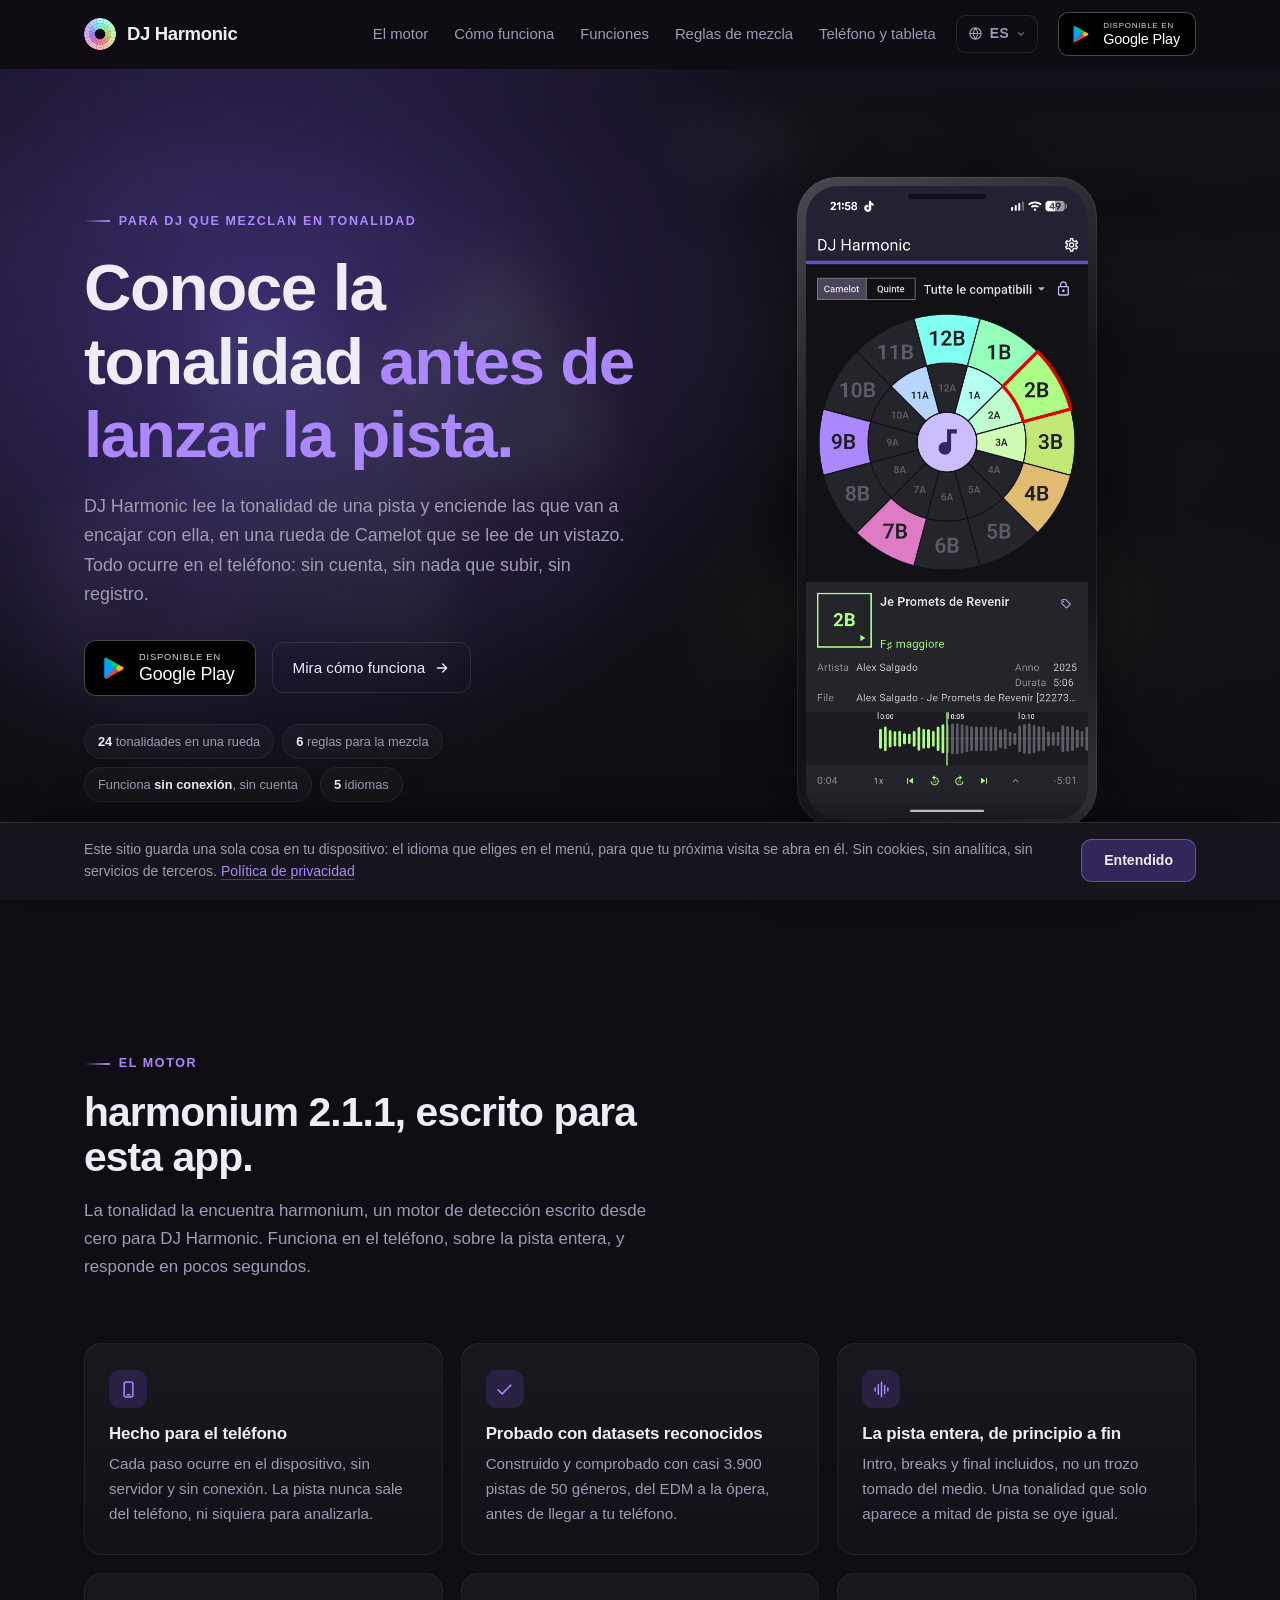
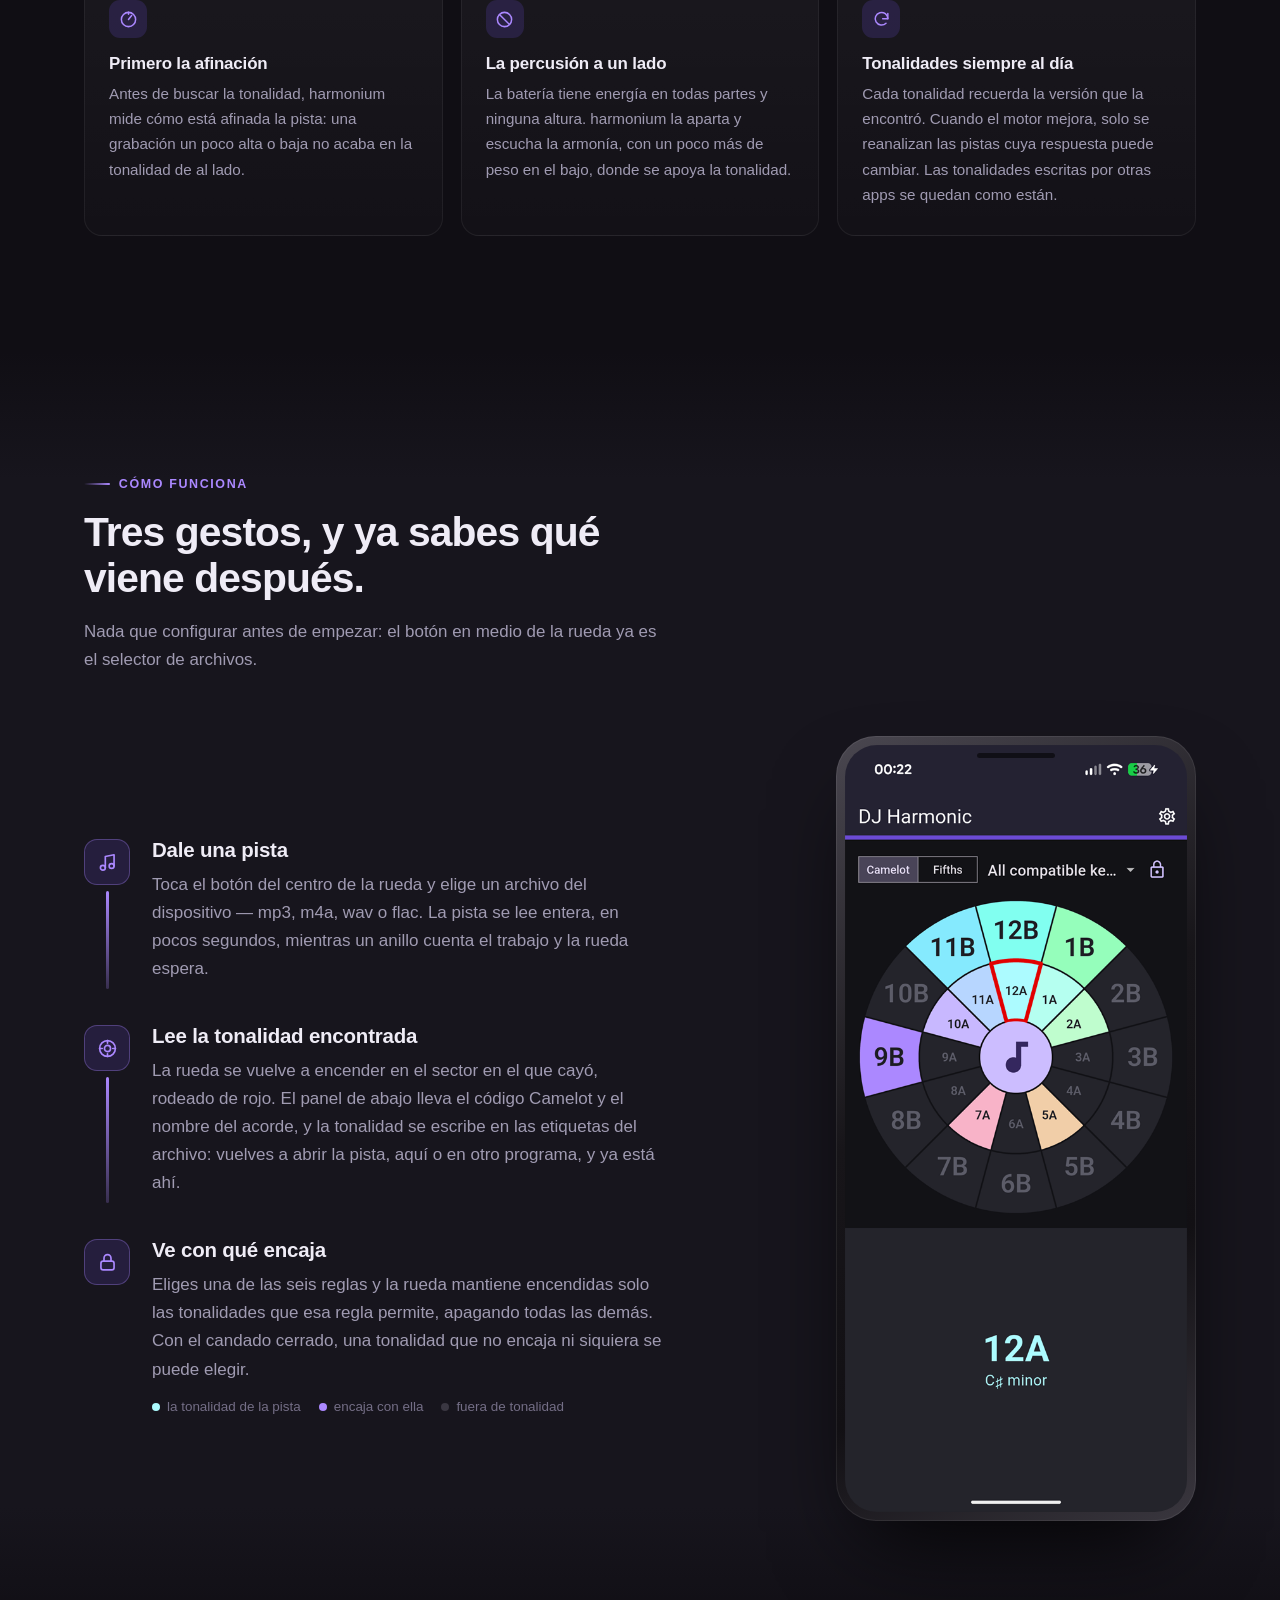
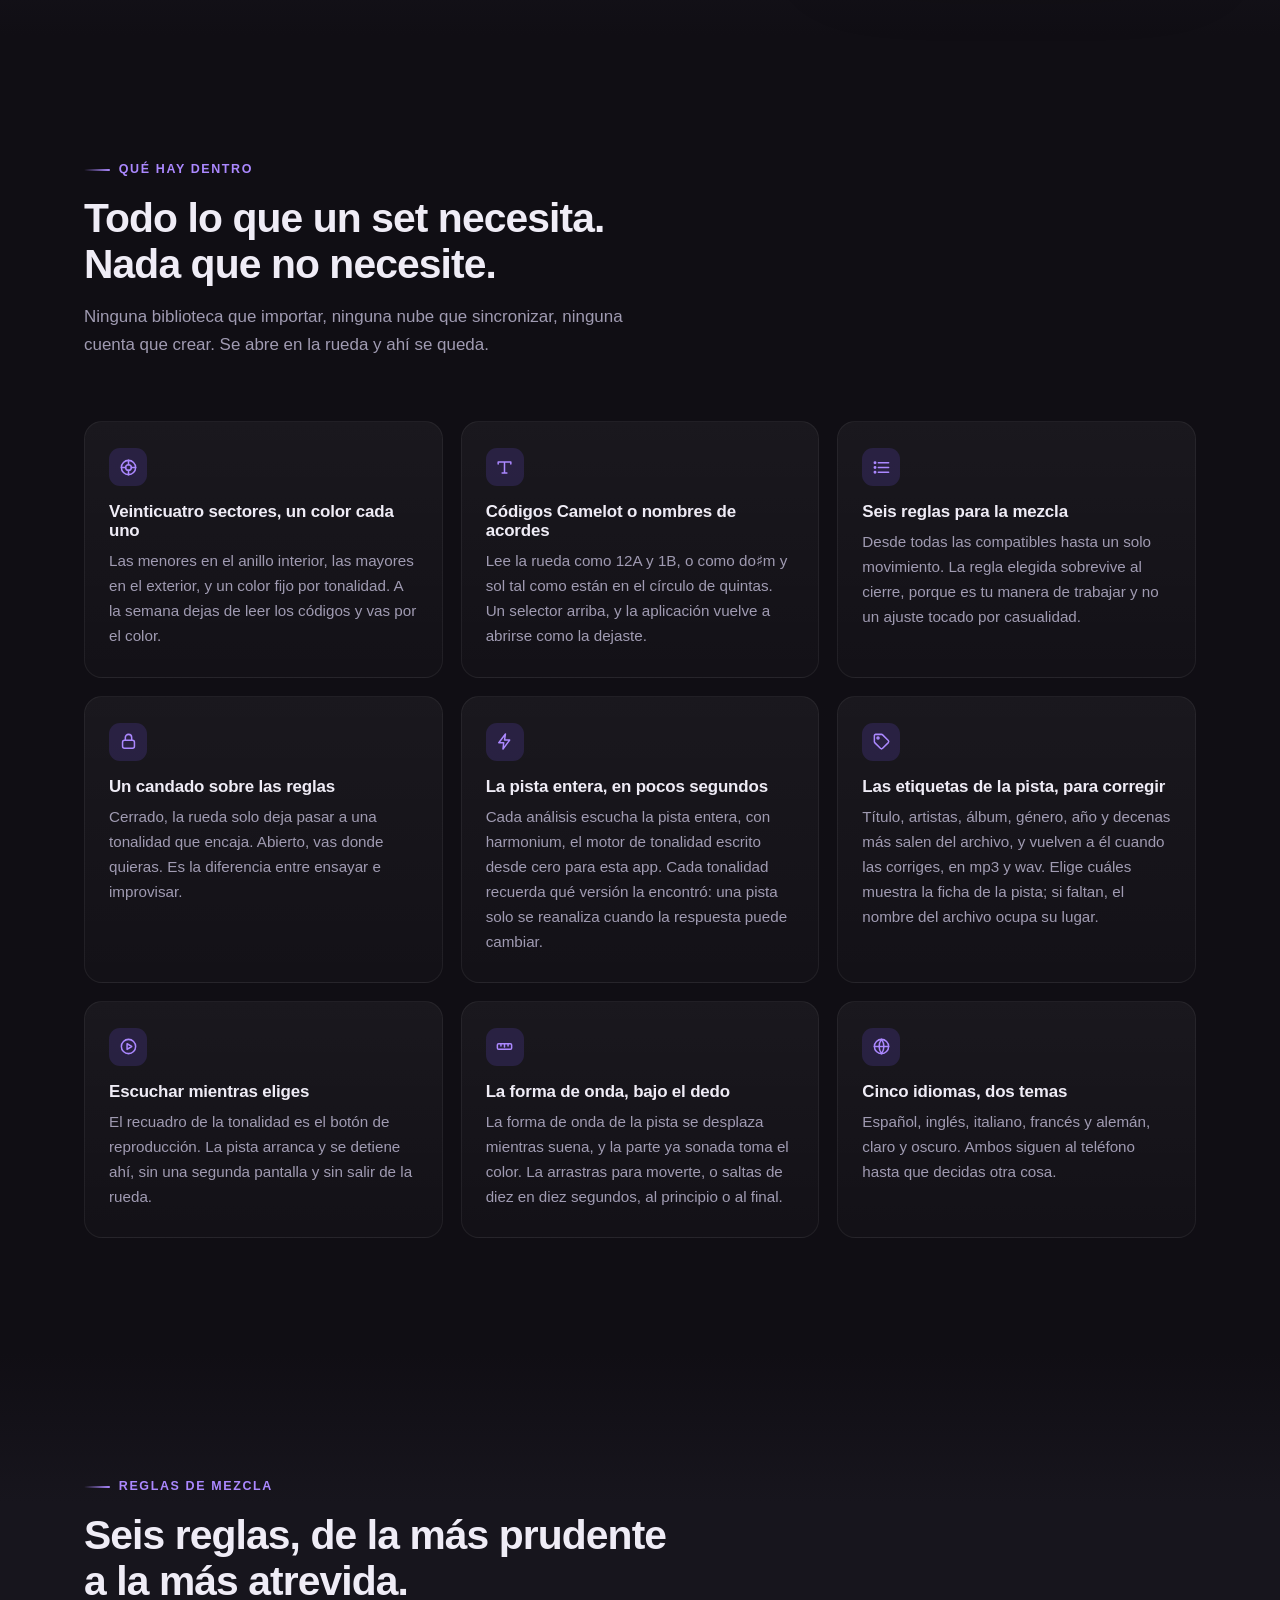
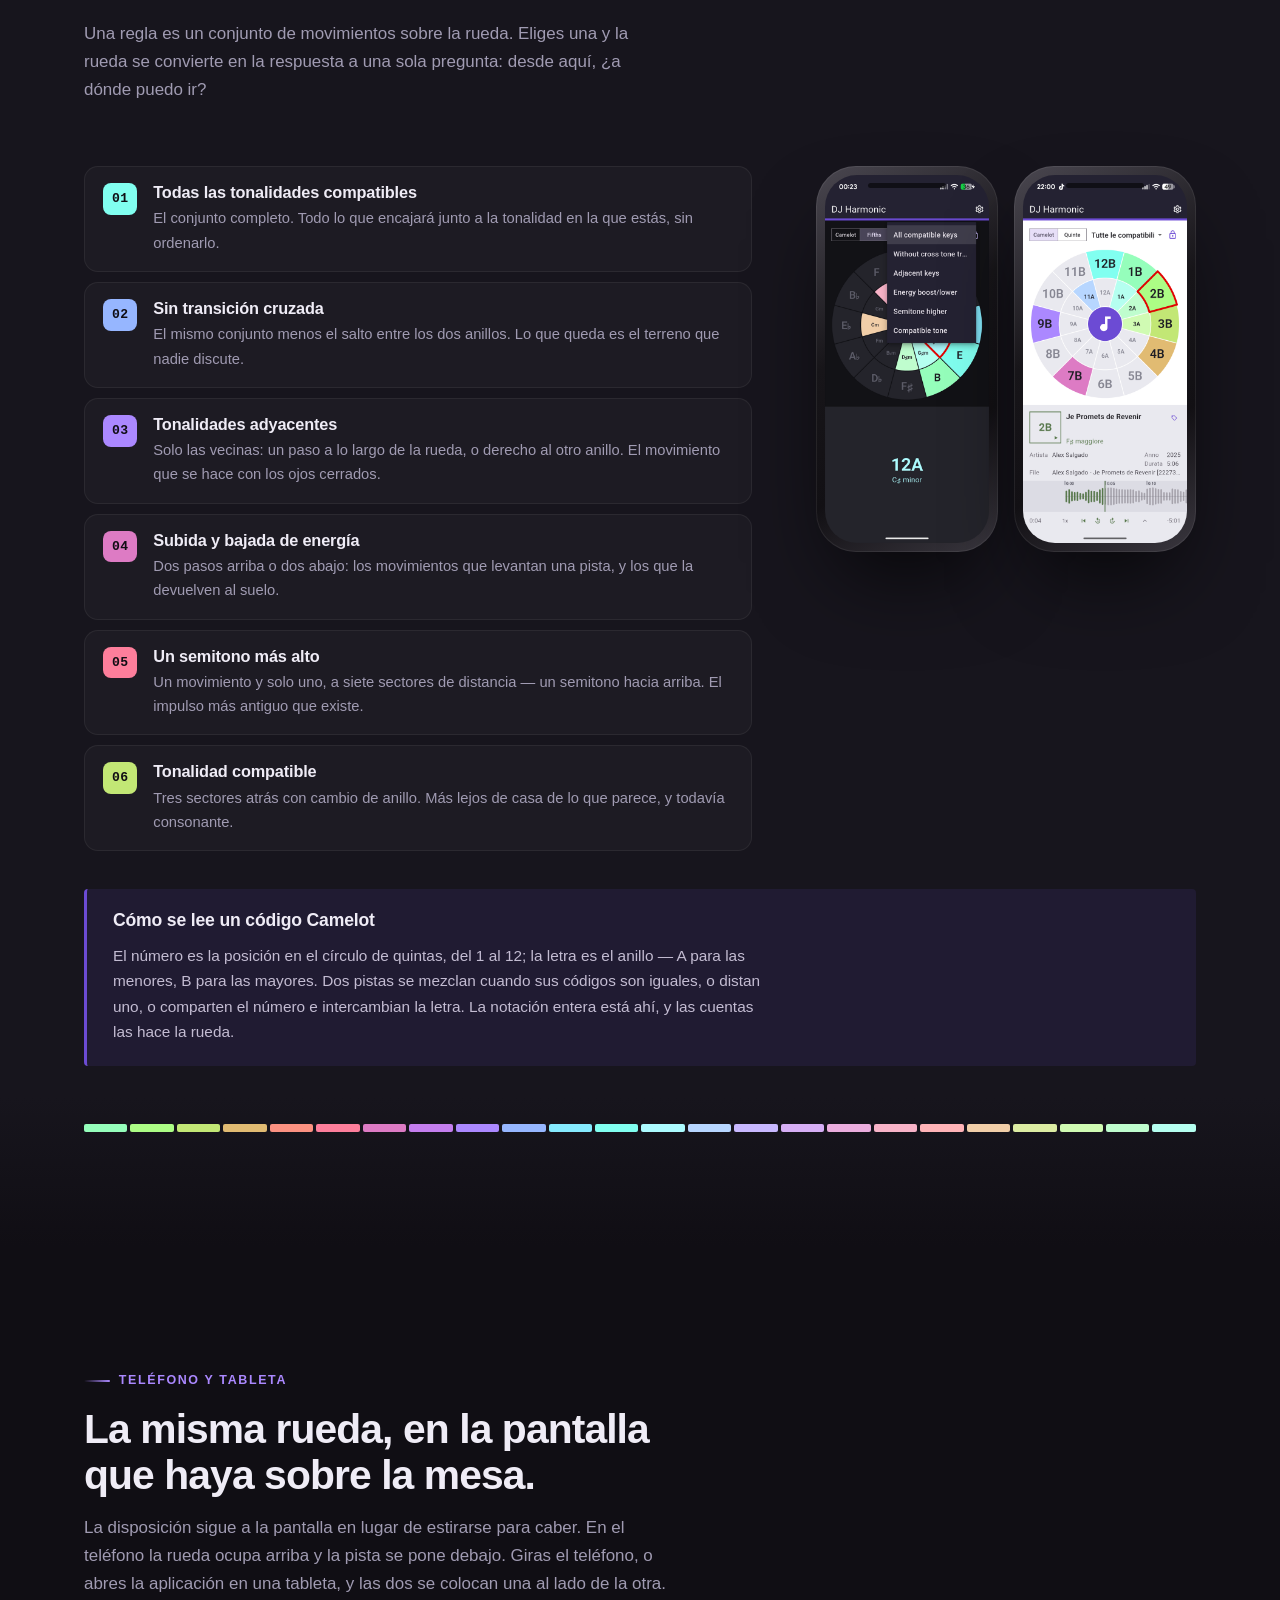
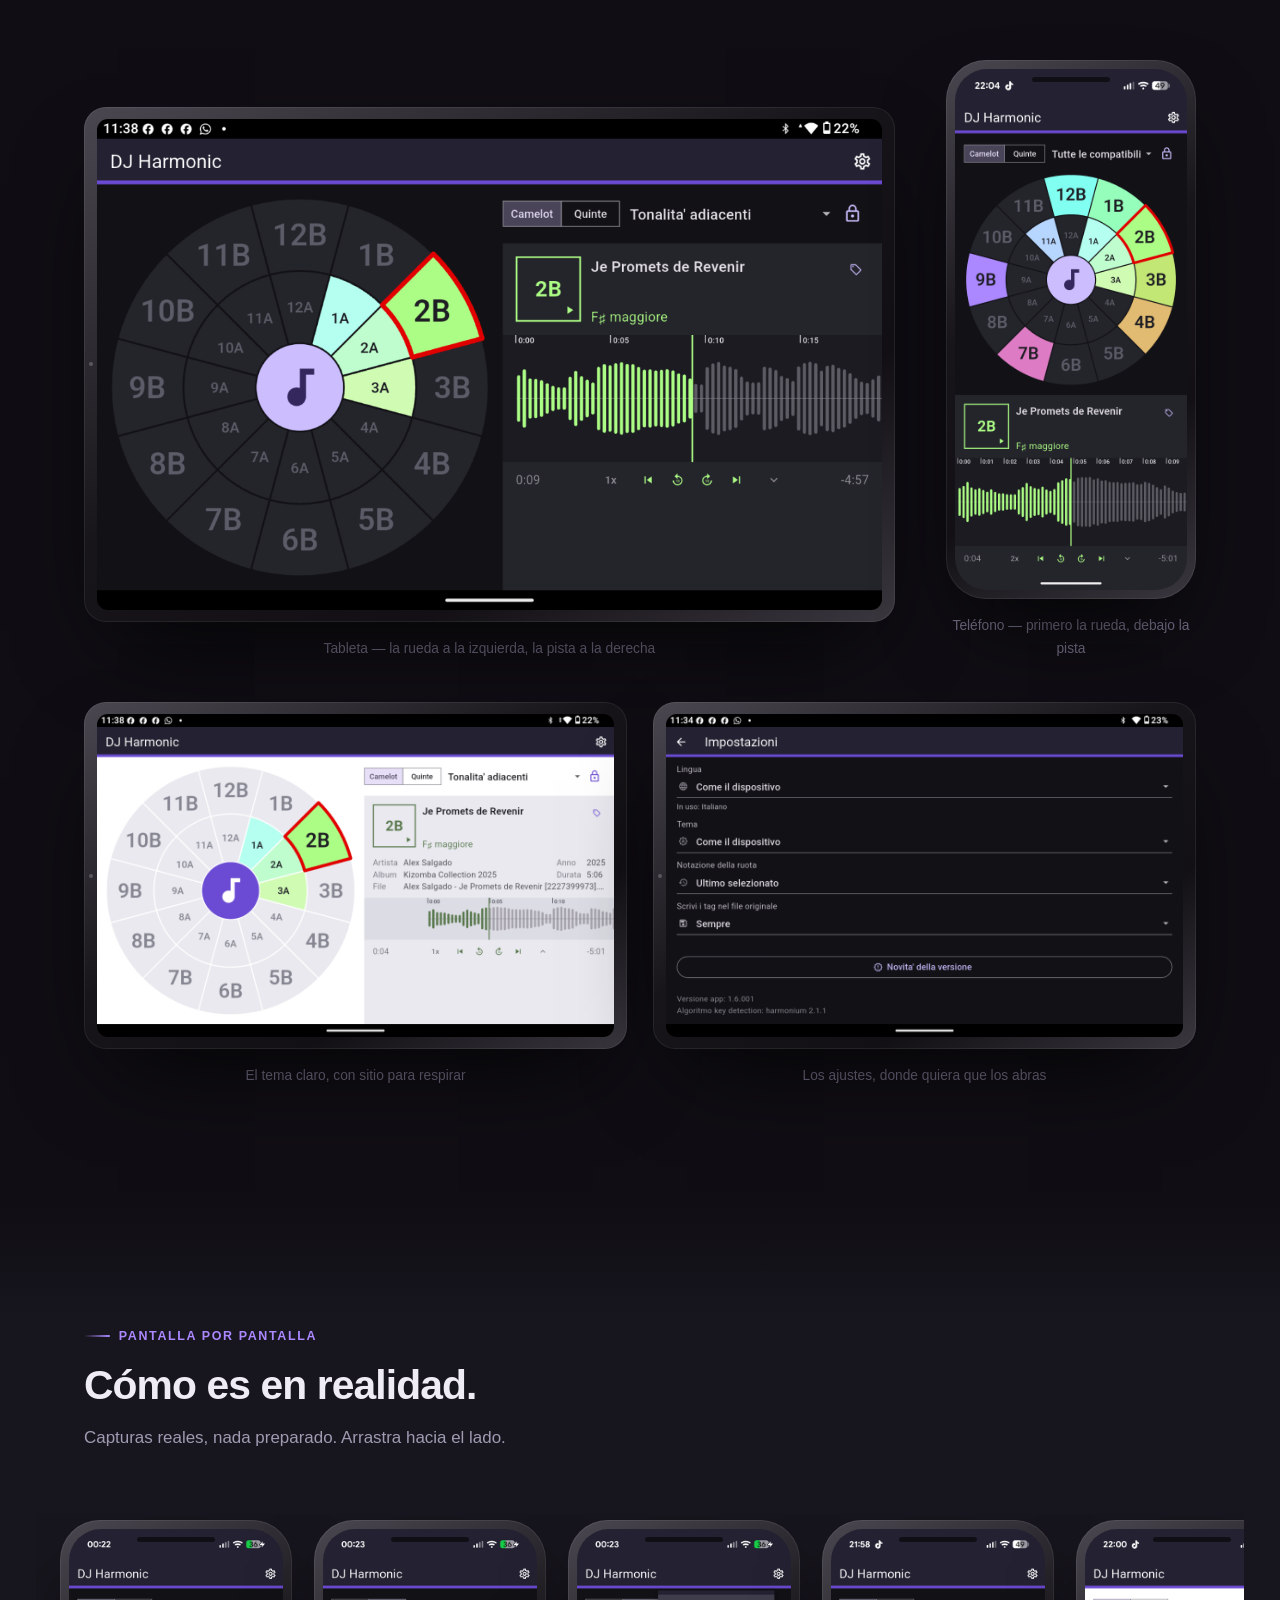
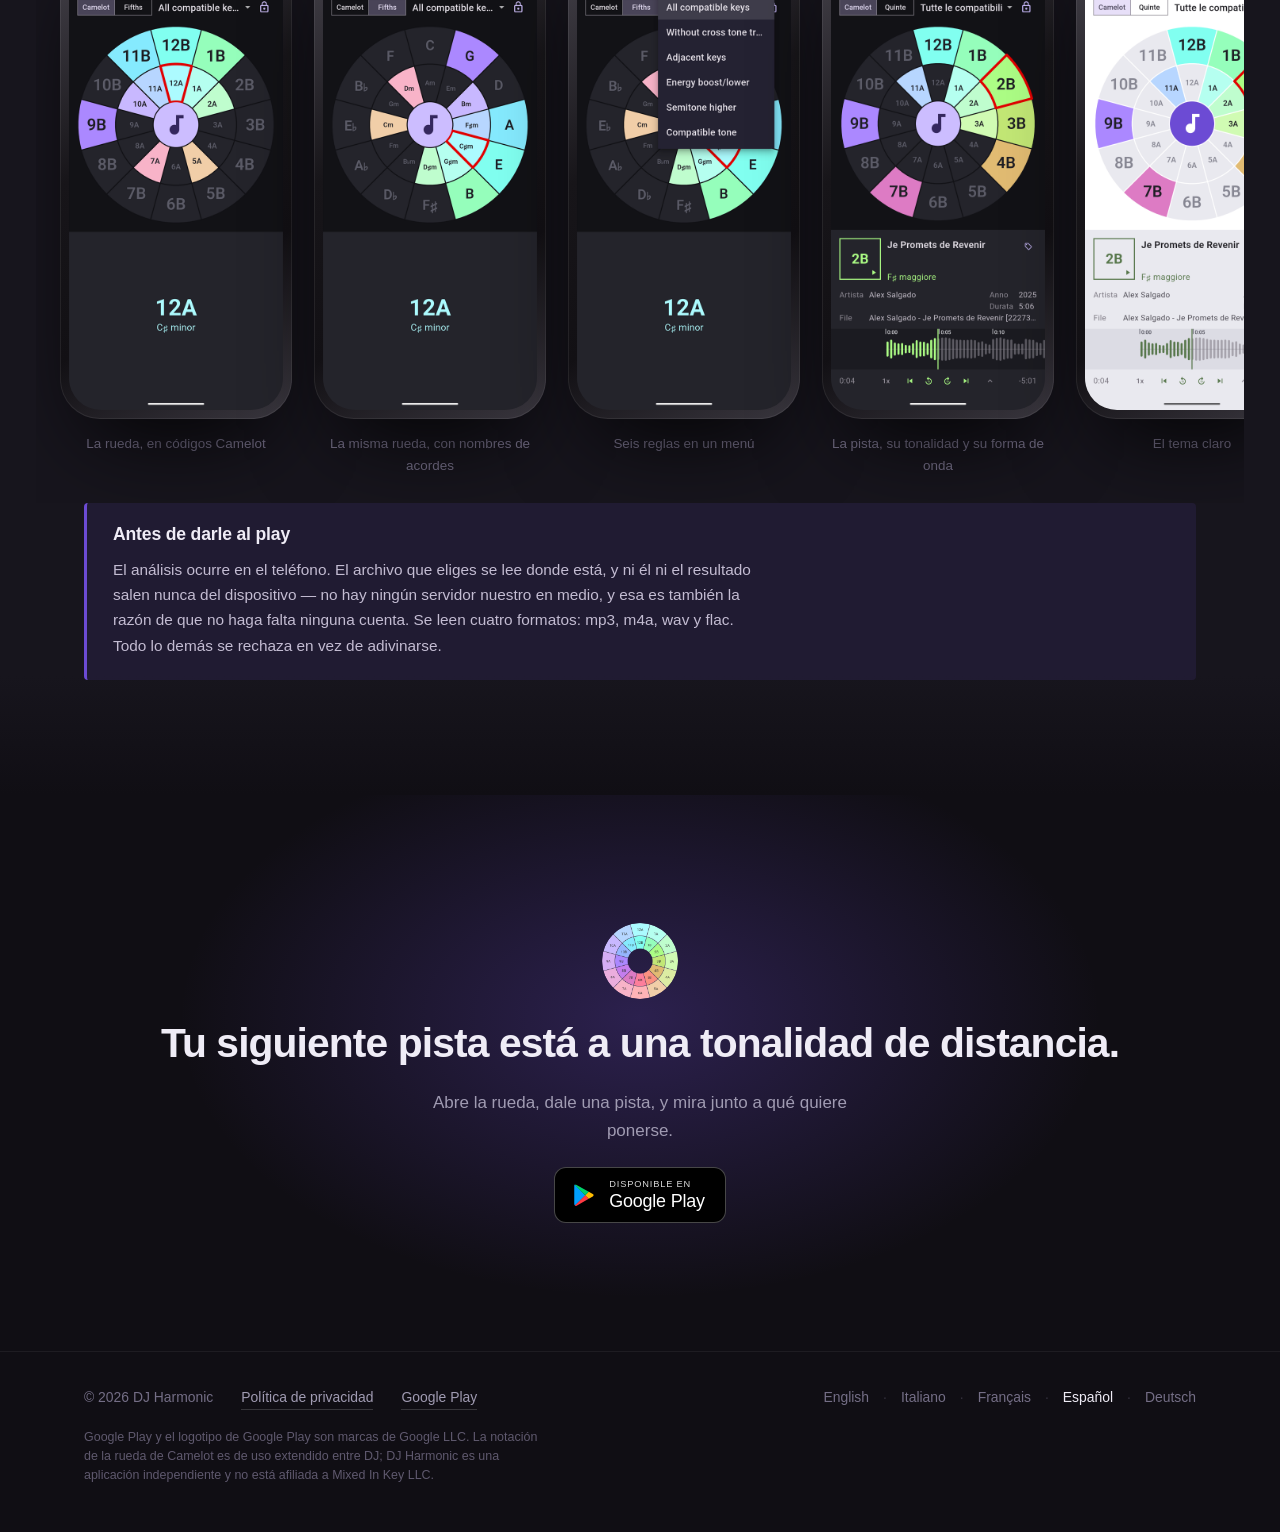
<file: es.html>
<!DOCTYPE html>
<html lang="es">
<head>
<meta charset="utf-8">
<meta name="viewport" content="width=device-width, initial-scale=1">
<title>DJ Harmonic — la rueda de Camelot para mezclar en tonalidad</title>
<meta name="description" content="DJ Harmonic lee la tonalidad de una pista y enciende las que encajan con ella, en una rueda de Camelot que se lee de un vistazo. Seis reglas de mezcla, análisis de la pista entera en pocos segundos, teléfono y tableta. Todo en tu dispositivo.">
<link rel="icon" href="assets/icon.png" type="image/png">
<link rel="apple-touch-icon" href="assets/icon.png">

<meta property="og:type" content="website">
<meta property="og:title" content="DJ Harmonic — la rueda de Camelot para mezclar en tonalidad">
<meta property="og:description" content="Descubre la tonalidad de una pista y ve con cuáles encaja. Seis reglas, dos notaciones, análisis de la pista entera. Todo en tu dispositivo.">
<meta property="og:image" content="assets/icon.png">
<meta name="theme-color" content="#100E14">

<link rel="alternate" hreflang="en" href="index.html">
<link rel="alternate" hreflang="it" href="it.html">
<link rel="alternate" hreflang="fr" href="fr.html">
<link rel="alternate" hreflang="es" href="es.html">
<link rel="alternate" hreflang="de" href="de.html">
<link rel="alternate" hreflang="x-default" href="index.html">

<link rel="stylesheet" href="assets/site.css?v=3">
</head>
<body id="top">

<!-- ══════════════════════════ barra in cima ══════════════════════════ -->
<header class="topbar" id="topbar">
  <div class="wrap">
    <a class="brand" href="#top"><img src="assets/icon.png" alt="" width="32" height="32"> DJ Harmonic</a>
    <nav class="navlinks">
      <a href="#engine">El motor</a>
      <a href="#how">Cómo funciona</a>
      <a href="#features">Funciones</a>
      <a href="#mixing">Reglas de mezcla</a>
      <a href="#devices">Teléfono y tableta</a>
    </nav>

    <details class="lang">
      <summary title="Language">
        <svg viewBox="0 0 24 24" fill="none" stroke="currentColor" stroke-width="1.9" stroke-linecap="round" stroke-linejoin="round" class="globe" aria-hidden="true"><circle cx="12" cy="12" r="9"/><path d="M3 12h18M12 3a15 15 0 0 1 0 18 15 15 0 0 1 0-18z"/></svg>
        ES
        <svg class="chev" viewBox="0 0 24 24" fill="none" stroke="currentColor" stroke-width="2.6" stroke-linecap="round" stroke-linejoin="round" aria-hidden="true"><path d="M6 9l6 6 6-6"/></svg>
      </summary>
      <div class="lang__menu">
        <a href="index.html?lang=en" hreflang="en">English <span>en</span></a>
        <a href="it.html?lang=it" hreflang="it">Italiano <span>it</span></a>
        <a href="fr.html?lang=fr" hreflang="fr">Français <span>fr</span></a>
        <a href="es.html?lang=es" hreflang="es" aria-current="page">Español <span>es</span></a>
        <a href="de.html?lang=de" hreflang="de">Deutsch <span>de</span></a>
      </div>
    </details>

    <a class="play play--sm" href="https://play.google.com/store/apps/details?id=com.Elite.Harmonic" target="_blank" rel="noopener">
        <svg viewBox="0 0 24 24" aria-hidden="true"><path d="M3.6 2.3A1.6 1.6 0 0 0 3 3.6v16.8c0 .53.2 1 .6 1.3l.1.08 9.4-9.4v-.22L3.6 2.3z" fill="#00A0FF"/><path d="M16.3 15.5l-3.2-3.1v-.23l3.2-3.15.08.05 3.72 2.12c1.06.6 1.06 1.6 0 2.2l-3.72 2.11-.08z" fill="#FFBC00"/><path d="M16.38 15.45L13.1 12.28l-9.5 9.5c.35.37.93.42 1.58.05l11.2-6.38" fill="#FF3A44"/><path d="M16.38 9.1L5.18 2.73c-.65-.37-1.23-.32-1.58.05l9.5 9.5 3.28-3.18z" fill="#00D26A"/></svg>
        <span class="txt"><small>Disponible en</small><strong>Google Play</strong></span>
      </a>
  </div>
</header>

<!-- ══════════════════════════ apertura ══════════════════════════ -->
<section class="hero">
  <div class="hero__bg"><img src="assets/tablet-wheel.png" alt="" aria-hidden="true"></div>
  <div class="wrap">
    <div>
      <span class="eyebrow">para DJ que mezclan en tonalidad</span>
      <h1>Conoce la tonalidad <em>antes de lanzar la pista.</em></h1>
      <p class="lead">DJ Harmonic lee la tonalidad de una pista y enciende las que van a encajar con ella, en una rueda de Camelot que se lee de un vistazo. Todo ocurre en el teléfono: sin cuenta, sin nada que subir, sin registro.</p>

      <div class="cta">
        <a class="play" href="https://play.google.com/store/apps/details?id=com.Elite.Harmonic" target="_blank" rel="noopener">
        <svg viewBox="0 0 24 24" aria-hidden="true"><path d="M3.6 2.3A1.6 1.6 0 0 0 3 3.6v16.8c0 .53.2 1 .6 1.3l.1.08 9.4-9.4v-.22L3.6 2.3z" fill="#00A0FF"/><path d="M16.3 15.5l-3.2-3.1v-.23l3.2-3.15.08.05 3.72 2.12c1.06.6 1.06 1.6 0 2.2l-3.72 2.11-.08z" fill="#FFBC00"/><path d="M16.38 15.45L13.1 12.28l-9.5 9.5c.35.37.93.42 1.58.05l11.2-6.38" fill="#FF3A44"/><path d="M16.38 9.1L5.18 2.73c-.65-.37-1.23-.32-1.58.05l9.5 9.5 3.28-3.18z" fill="#00D26A"/></svg>
        <span class="txt"><small>Disponible en</small><strong>Google Play</strong></span>
      </a>
        <a class="ghost" href="#how">
          Mira cómo funciona
          <svg viewBox="0 0 24 24" fill="none" stroke="currentColor" stroke-width="1.9" stroke-linecap="round" stroke-linejoin="round" width="16" height="16" aria-hidden="true"><path d="M5 12h14M13 6l6 6-6 6"/></svg>
        </a>
      </div>

      <div class="chips">
        <span class="chip"><b>24</b> tonalidades en una rueda</span>
        <span class="chip"><b>6</b> reglas para la mezcla</span>
        <span class="chip">Funciona <b>sin conexión</b>, sin cuenta</span>
        <span class="chip"><b>5</b> idiomas</span>
      </div>
    </div>

    <div class="hero__device">
      <div class="phone">
          <img src="assets/phone-track.png" width="540" height="1212" alt="El panel de la pista: código Camelot, nombre del acorde, las etiquetas y debajo la forma de onda, con los controles de reproducción.">
        </div>
    </div>
  </div>
</section>

<!-- ══════════════════════════ il motore ══════════════════════════ -->
<section class="band" id="engine">
  <div class="wrap">
    <div class="sechead reveal">
      <span class="eyebrow">el motor</span>
      <h2>harmonium 2.1.1, escrito para esta app.</h2>
      <p>La tonalidad la encuentra harmonium, un motor de detección escrito desde cero para DJ Harmonic. Funciona en el teléfono, sobre la pista entera, y responde en pocos segundos.</p>
    </div>

    <div class="grid3">

      <div class="card reveal">
        <div class="card__ico"><svg viewBox="0 0 24 24" fill="none" stroke="currentColor" stroke-width="1.9" stroke-linecap="round" stroke-linejoin="round" aria-hidden="true"><rect x="6.5" y="2.5" width="11" height="19" rx="2.5"/><path d="M10.5 18.5h3"/></svg></div>
        <h3>Hecho para el teléfono</h3>
        <p>Cada paso ocurre en el dispositivo, sin servidor y sin conexión. La pista nunca sale del teléfono, ni siquiera para analizarla.</p>
      </div>

      <div class="card reveal">
        <div class="card__ico"><svg viewBox="0 0 24 24" fill="none" stroke="currentColor" stroke-width="1.9" stroke-linecap="round" stroke-linejoin="round" aria-hidden="true"><path d="M4 12.5l5 5L20 6.5"/></svg></div>
        <h3>Probado con datasets reconocidos</h3>
        <p>Construido y comprobado con casi 3.900 pistas de 50 géneros, del EDM a la ópera, antes de llegar a tu teléfono.</p>
      </div>

      <div class="card reveal">
        <div class="card__ico"><svg viewBox="0 0 24 24" fill="none" stroke="currentColor" stroke-width="1.9" stroke-linecap="round" stroke-linejoin="round" aria-hidden="true"><path d="M4 10v4M8 6v12M12 3v18M16 7v10M20 10v4"/></svg></div>
        <h3>La pista entera, de principio a fin</h3>
        <p>Intro, breaks y final incluidos, no un trozo tomado del medio. Una tonalidad que solo aparece a mitad de pista se oye igual.</p>
      </div>

      <div class="card reveal">
        <div class="card__ico"><svg viewBox="0 0 24 24" fill="none" stroke="currentColor" stroke-width="1.9" stroke-linecap="round" stroke-linejoin="round" aria-hidden="true"><circle cx="12" cy="12" r="9"/><path d="M12 12l4-5M12 3v2.5"/></svg></div>
        <h3>Primero la afinación</h3>
        <p>Antes de buscar la tonalidad, harmonium mide cómo está afinada la pista: una grabación un poco alta o baja no acaba en la tonalidad de al lado.</p>
      </div>

      <div class="card reveal">
        <div class="card__ico"><svg viewBox="0 0 24 24" fill="none" stroke="currentColor" stroke-width="1.9" stroke-linecap="round" stroke-linejoin="round" aria-hidden="true"><circle cx="12" cy="12" r="9"/><path d="M5.6 5.6l12.8 12.8"/></svg></div>
        <h3>La percusión a un lado</h3>
        <p>La batería tiene energía en todas partes y ninguna altura. harmonium la aparta y escucha la armonía, con un poco más de peso en el bajo, donde se apoya la tonalidad.</p>
      </div>

      <div class="card reveal">
        <div class="card__ico"><svg viewBox="0 0 24 24" fill="none" stroke="currentColor" stroke-width="1.9" stroke-linecap="round" stroke-linejoin="round" aria-hidden="true"><path d="M20 11a8 8 0 1 0-2.3 5.7"/><path d="M20 4.5V11h-6.5"/></svg></div>
        <h3>Tonalidades siempre al día</h3>
        <p>Cada tonalidad recuerda la versión que la encontró. Cuando el motor mejora, solo se reanalizan las pistas cuya respuesta puede cambiar. Las tonalidades escritas por otras apps se quedan como están.</p>
      </div>

    </div>
  </div>
</section>

<!-- ══════════════════════════ come funziona ══════════════════════════ -->
<section class="band band--alt" id="how">
  <div class="wrap">
    <div class="sechead reveal">
      <span class="eyebrow">cómo funciona</span>
      <h2>Tres gestos, y ya sabes qué viene después.</h2>
      <p>Nada que configurar antes de empezar: el botón en medio de la rueda ya es el selector de archivos.</p>
    </div>

    <div class="stepsgrid">
      <div class="reveal">

        <div class="step">
          <div class="step__rail">
            <div class="step__pin"><svg viewBox="0 0 24 24" fill="none" stroke="currentColor" stroke-width="1.9" stroke-linecap="round" stroke-linejoin="round" aria-hidden="true"><path d="M9.5 18V5.2l10-2V16"/><circle cx="6.7" cy="18" r="2.8"/><circle cx="16.7" cy="16" r="2.8"/></svg></div>
            <div class="step__line"></div>
          </div>
          <div class="step__body">
            <h3>Dale una pista</h3>
            <p>Toca el botón del centro de la rueda y elige un archivo del dispositivo — mp3, m4a, wav o flac. La pista se lee entera, en pocos segundos, mientras un anillo cuenta el trabajo y la rueda espera.</p>
          </div>
        </div>

        <div class="step">
          <div class="step__rail">
            <div class="step__pin"><svg viewBox="0 0 24 24" fill="none" stroke="currentColor" stroke-width="1.9" stroke-linecap="round" stroke-linejoin="round" aria-hidden="true"><circle cx="12" cy="12" r="9"/><circle cx="12" cy="12" r="3.5"/><path d="M12 3v3M12 18v3M3 12h3M18 12h3"/></svg></div>
            <div class="step__line"></div>
          </div>
          <div class="step__body">
            <h3>Lee la tonalidad encontrada</h3>
            <p>La rueda se vuelve a encender en el sector en el que cayó, rodeado de rojo. El panel de abajo lleva el código Camelot y el nombre del acorde, y la tonalidad se escribe en las etiquetas del archivo: vuelves a abrir la pista, aquí o en otro programa, y ya está ahí.</p>
          </div>
        </div>

        <div class="step">
          <div class="step__rail">
            <div class="step__pin"><svg viewBox="0 0 24 24" fill="none" stroke="currentColor" stroke-width="1.9" stroke-linecap="round" stroke-linejoin="round" aria-hidden="true"><rect x="4.5" y="10.5" width="15" height="10" rx="2.5"/><path d="M8 10.5V7a4 4 0 0 1 8 0v3.5"/></svg></div>
            <div class="step__line"></div>
          </div>
          <div class="step__body">
            <h3>Ve con qué encaja</h3>
            <p>Eliges una de las seis reglas y la rueda mantiene encendidas solo las tonalidades que esa regla permite, apagando todas las demás. Con el candado cerrado, una tonalidad que no encaja ni siquiera se puede elegir.</p>
            <div class="step__meta"><span><i class="dot" style="background:#ACFBFF"></i> la tonalidad de la pista</span><span><i class="dot" style="background:#AB88FF"></i> encaja con ella</span><span><i class="dot" style="background:#3A3742"></i> fuera de tonalidad</span></div>
          </div>
        </div>

      </div>

      <div class="reveal">
        <div class="phone">
          <img loading="lazy" src="assets/phone-wheel.png" width="540" height="1212" alt="DJ Harmonic en un teléfono: la rueda de Camelot con 12A elegida, los sectores compatibles encendidos y los demás en gris.">
        </div>
      </div>
    </div>
  </div>
</section>

<!-- ══════════════════════════ cosa c'e' dentro ══════════════════════════ -->
<section class="band" id="features">
  <div class="wrap">
    <div class="sechead reveal">
      <span class="eyebrow">qué hay dentro</span>
      <h2>Todo lo que un set necesita. Nada que no necesite.</h2>
      <p>Ninguna biblioteca que importar, ninguna nube que sincronizar, ninguna cuenta que crear. Se abre en la rueda y ahí se queda.</p>
    </div>

    <div class="grid3">

      <div class="card reveal">
        <div class="card__ico"><svg viewBox="0 0 24 24" fill="none" stroke="currentColor" stroke-width="1.9" stroke-linecap="round" stroke-linejoin="round" aria-hidden="true"><circle cx="12" cy="12" r="9"/><circle cx="12" cy="12" r="3.6"/><path d="M12 3v5.4M12 15.6V21M3 12h5.4M15.6 12H21"/></svg></div>
        <h3>Veinticuatro sectores, un color cada uno</h3>
        <p>Las menores en el anillo interior, las mayores en el exterior, y un color fijo por tonalidad. A la semana dejas de leer los códigos y vas por el color.</p>
      </div>

      <div class="card reveal">
        <div class="card__ico"><svg viewBox="0 0 24 24" fill="none" stroke="currentColor" stroke-width="1.9" stroke-linecap="round" stroke-linejoin="round" aria-hidden="true"><path d="M4 7.5V5h16v2.5M9 19h6M12 5v14"/></svg></div>
        <h3>Códigos Camelot o nombres de acordes</h3>
        <p>Lee la rueda como 12A y 1B, o como do♯m y sol tal como están en el círculo de quintas. Un selector arriba, y la aplicación vuelve a abrirse como la dejaste.</p>
      </div>

      <div class="card reveal">
        <div class="card__ico"><svg viewBox="0 0 24 24" fill="none" stroke="currentColor" stroke-width="1.9" stroke-linecap="round" stroke-linejoin="round" aria-hidden="true"><path d="M8 6h13M8 12h13M8 18h13"/><circle cx="3.8" cy="6" r=".9"/><circle cx="3.8" cy="12" r=".9"/><circle cx="3.8" cy="18" r=".9"/></svg></div>
        <h3>Seis reglas para la mezcla</h3>
        <p>Desde todas las compatibles hasta un solo movimiento. La regla elegida sobrevive al cierre, porque es tu manera de trabajar y no un ajuste tocado por casualidad.</p>
      </div>

      <div class="card reveal">
        <div class="card__ico"><svg viewBox="0 0 24 24" fill="none" stroke="currentColor" stroke-width="1.9" stroke-linecap="round" stroke-linejoin="round" aria-hidden="true"><rect x="4.5" y="10.5" width="15" height="10" rx="2.5"/><path d="M8 10.5V7a4 4 0 0 1 8 0v3.5"/></svg></div>
        <h3>Un candado sobre las reglas</h3>
        <p>Cerrado, la rueda solo deja pasar a una tonalidad que encaja. Abierto, vas donde quieras. Es la diferencia entre ensayar e improvisar.</p>
      </div>

      <div class="card reveal">
        <div class="card__ico"><svg viewBox="0 0 24 24" fill="none" stroke="currentColor" stroke-width="1.9" stroke-linecap="round" stroke-linejoin="round" aria-hidden="true"><path d="M13.2 2.5 4.8 13.6H11l-.9 7.9 8.4-11.3H12z"/></svg></div>
        <h3>La pista entera, en pocos segundos</h3>
        <p>Cada análisis escucha la pista entera, con harmonium, el motor de tonalidad escrito desde cero para esta app. Cada tonalidad recuerda qué versión la encontró: una pista solo se reanaliza cuando la respuesta puede cambiar.</p>
      </div>

      <div class="card reveal">
        <div class="card__ico"><svg viewBox="0 0 24 24" fill="none" stroke="currentColor" stroke-width="1.9" stroke-linecap="round" stroke-linejoin="round" aria-hidden="true"><path d="M20.6 13.4 13.4 20.6a2 2 0 0 1-2.8 0l-7.2-7.2A2 2 0 0 1 3 12V4.5A1.5 1.5 0 0 1 4.5 3H12a2 2 0 0 1 1.4.6l7.2 7.2a2 2 0 0 1 0 2.6z"/><circle cx="7.6" cy="7.6" r="1.3"/></svg></div>
        <h3>Las etiquetas de la pista, para corregir</h3>
        <p>Título, artistas, álbum, género, año y decenas más salen del archivo, y vuelven a él cuando las corriges, en mp3 y wav. Elige cuáles muestra la ficha de la pista; si faltan, el nombre del archivo ocupa su lugar.</p>
      </div>

      <div class="card reveal">
        <div class="card__ico"><svg viewBox="0 0 24 24" fill="none" stroke="currentColor" stroke-width="1.9" stroke-linecap="round" stroke-linejoin="round" aria-hidden="true"><circle cx="12" cy="12" r="9"/><path d="M10.2 8.4 16 12l-5.8 3.6z"/></svg></div>
        <h3>Escuchar mientras eliges</h3>
        <p>El recuadro de la tonalidad es el botón de reproducción. La pista arranca y se detiene ahí, sin una segunda pantalla y sin salir de la rueda.</p>
      </div>

      <div class="card reveal">
        <div class="card__ico"><svg viewBox="0 0 24 24" fill="none" stroke="currentColor" stroke-width="1.9" stroke-linecap="round" stroke-linejoin="round" aria-hidden="true"><rect x="3" y="8.5" width="18" height="7" rx="1.6"/><path d="M7.5 8.5v3M12 8.5v4M16.5 8.5v3"/></svg></div>
        <h3>La forma de onda, bajo el dedo</h3>
        <p>La forma de onda de la pista se desplaza mientras suena, y la parte ya sonada toma el color. La arrastras para moverte, o saltas de diez en diez segundos, al principio o al final.</p>
      </div>

      <div class="card reveal">
        <div class="card__ico"><svg viewBox="0 0 24 24" fill="none" stroke="currentColor" stroke-width="1.9" stroke-linecap="round" stroke-linejoin="round" aria-hidden="true"><circle cx="12" cy="12" r="9"/><path d="M3 12h18M12 3a15 15 0 0 1 0 18 15 15 0 0 1 0-18z"/></svg></div>
        <h3>Cinco idiomas, dos temas</h3>
        <p>Español, inglés, italiano, francés y alemán, claro y oscuro. Ambos siguen al teléfono hasta que decidas otra cosa.</p>
      </div>

    </div>
  </div>
</section>

<!-- ══════════════════════════ regole di mix ══════════════════════════ -->
<section class="band band--alt" id="mixing">
  <div class="wrap">
    <div class="sechead reveal">
      <span class="eyebrow">reglas de mezcla</span>
      <h2>Seis reglas, de la más prudente a la más atrevida.</h2>
      <p>Una regla es un conjunto de movimientos sobre la rueda. Eliges una y la rueda se convierte en la respuesta a una sola pregunta: desde aquí, ¿a dónde puedo ir?</p>
    </div>

    <div class="rulesgrid">
      <div class="rules">

        <div class="rule reveal">
          <span class="rule__key" style="background:#81FFF0">01</span>
          <div>
            <h3>Todas las tonalidades compatibles</h3>
            <p>El conjunto completo. Todo lo que encajará junto a la tonalidad en la que estás, sin ordenarlo.</p>
          </div>
        </div>

        <div class="rule reveal">
          <span class="rule__key" style="background:#96B6FF">02</span>
          <div>
            <h3>Sin transición cruzada</h3>
            <p>El mismo conjunto menos el salto entre los dos anillos. Lo que queda es el terreno que nadie discute.</p>
          </div>
        </div>

        <div class="rule reveal">
          <span class="rule__key" style="background:#AB88FF">03</span>
          <div>
            <h3>Tonalidades adyacentes</h3>
            <p>Solo las vecinas: un paso a lo largo de la rueda, o derecho al otro anillo. El movimiento que se hace con los ojos cerrados.</p>
          </div>
        </div>

        <div class="rule reveal">
          <span class="rule__key" style="background:#DD7BC4">04</span>
          <div>
            <h3>Subida y bajada de energía</h3>
            <p>Dos pasos arriba o dos abajo: los movimientos que levantan una pista, y los que la devuelven al suelo.</p>
          </div>
        </div>

        <div class="rule reveal">
          <span class="rule__key" style="background:#FD7E9B">05</span>
          <div>
            <h3>Un semitono más alto</h3>
            <p>Un movimiento y solo uno, a siete sectores de distancia — un semitono hacia arriba. El impulso más antiguo que existe.</p>
          </div>
        </div>

        <div class="rule reveal">
          <span class="rule__key" style="background:#C2E775">06</span>
          <div>
            <h3>Tonalidad compatible</h3>
            <p>Tres sectores atrás con cambio de anillo. Más lejos de casa de lo que parece, y todavía consonante.</p>
          </div>
        </div>

      </div>

      <div class="shots reveal">
        <div class="phone">
          <img loading="lazy" src="assets/phone-rules.png" width="540" height="1212" alt="El menú de reglas abierto con sus seis entradas, desde todas las compatibles hasta la tonalidad compatible.">
        </div>
        <div class="phone">
          <img loading="lazy" src="assets/phone-light.png" width="540" height="1212" alt="La regla de todas las compatibles en 2B: solo quedan encendidas las tonalidades que mezclan.">
        </div>
      </div>
    </div>

    <div class="note reveal" style="margin-top:38px">
      <h3>Cómo se lee un código Camelot</h3>
      <p>El número es la posición en el círculo de quintas, del 1 al 12; la letra es el anillo — A para las menores, B para las mayores. Dos pistas se mezclan cuando sus códigos son iguales, o distan uno, o comparten el número e intercambian la letra. La notación entera está ahí, y las cuentas las hace la rueda.</p>
    </div>

    <div class="ribbon reveal" aria-hidden="true"><span style="background:#95FEBB"></span><span style="background:#ACFD85"></span><span style="background:#C2E775"></span><span style="background:#E1BB72"></span><span style="background:#FB9181"></span><span style="background:#FD7E9B"></span><span style="background:#DD7BC4"></span><span style="background:#C47EEE"></span><span style="background:#AB88FF"></span><span style="background:#96B6FF"></span><span style="background:#85EAFE"></span><span style="background:#81FFF0"></span><span style="background:#ACFBFF"></span><span style="background:#B7D6FF"></span><span style="background:#C8B8FF"></span><span style="background:#D6AEF5"></span><span style="background:#EBADDE"></span><span style="background:#F8B3C8"></span><span style="background:#FFB3B7"></span><span style="background:#F1CEA8"></span><span style="background:#DCECA3"></span><span style="background:#D0FBB3"></span><span style="background:#BFFDCE"></span><span style="background:#B5FFF0"></span></div>
  </div>
</section>

<!-- ══════════════════════════ telefono e tablet ══════════════════════════ -->
<section class="band" id="devices">
  <div class="wrap">
    <div class="sechead reveal">
      <span class="eyebrow">teléfono y tableta</span>
      <h2>La misma rueda, en la pantalla que haya sobre la mesa.</h2>
      <p>La disposición sigue a la pantalla en lugar de estirarse para caber. En el teléfono la rueda ocupa arriba y la pista se pone debajo. Giras el teléfono, o abres la aplicación en una tableta, y las dos se colocan una al lado de la otra.</p>
    </div>

    <div class="devices">
      <div class="reveal">
        <div class="tablet">
          <img loading="lazy" src="assets/tablet-wheel.png" width="1120" height="700" alt="DJ Harmonic en una tableta: la rueda a la izquierda con la regla de adyacentes, la pista y su forma de onda a la derecha.">
        </div>
        <p class="caption">Tableta — la rueda a la izquierda, la pista a la derecha</p>
      </div>
      <div class="reveal">
        <div class="phone">
          <img loading="lazy" src="assets/phone-playing.png" width="540" height="1212" alt="La forma de onda abierta bajo la rueda, una marca por segundo, la parte ya sonada en color.">
        </div>
        <p class="caption">Teléfono — primero la rueda, debajo la pista</p>
      </div>
    </div>

    <div class="split2">
      <div class="reveal">
        <div class="tablet">
          <img loading="lazy" src="assets/tablet-light.png" width="1120" height="700" alt="La disposición en tableta con el tema claro, las etiquetas de la pista y su forma de onda.">
        </div>
        <p class="caption">El tema claro, con sitio para respirar</p>
      </div>
      <div class="reveal">
        <div class="tablet">
          <img loading="lazy" src="assets/tablet-settings.png" width="1120" height="700" alt="La página de ajustes en una tableta.">
        </div>
        <p class="caption">Los ajustes, donde quiera que los abras</p>
      </div>
    </div>
  </div>
</section>

<!-- ══════════════════════════ galleria ══════════════════════════ -->
<section class="band band--alt" id="screens">
  <div class="wrap">
    <div class="sechead reveal">
      <span class="eyebrow">pantalla por pantalla</span>
      <h2>Cómo es en realidad.</h2>
      <p>Capturas reales, nada preparado. Arrastra hacia el lado.</p>
    </div>
  </div>

  <div class="railwrap reveal">
    <div class="rail">
      <figure class="shot">
        <div class="phone">
          <img loading="lazy" src="assets/phone-wheel.png" width="540" height="1212" alt="DJ Harmonic en un teléfono: la rueda de Camelot con 12A elegida, los sectores compatibles encendidos y los demás en gris.">
        </div>
        <figcaption>La rueda, en códigos Camelot</figcaption>
      </figure>
      <figure class="shot">
        <div class="phone">
          <img loading="lazy" src="assets/phone-fifths.png" width="540" height="1212" alt="La misma rueda etiquetada con los nombres de los acordes, do sostenido menor elegida y sus compatibles encendidas.">
        </div>
        <figcaption>La misma rueda, con nombres de acordes</figcaption>
      </figure>
      <figure class="shot">
        <div class="phone">
          <img loading="lazy" src="assets/phone-rules.png" width="540" height="1212" alt="El menú de reglas abierto con sus seis entradas, desde todas las compatibles hasta la tonalidad compatible.">
        </div>
        <figcaption>Seis reglas en un menú</figcaption>
      </figure>
      <figure class="shot">
        <div class="phone">
          <img loading="lazy" src="assets/phone-track.png" width="540" height="1212" alt="El panel de la pista: código Camelot, nombre del acorde, las etiquetas y debajo la forma de onda, con los controles de reproducción.">
        </div>
        <figcaption>La pista, su tonalidad y su forma de onda</figcaption>
      </figure>
      <figure class="shot">
        <div class="phone">
          <img loading="lazy" src="assets/phone-light.png" width="540" height="1212" alt="La misma pantalla con el tema claro.">
        </div>
        <figcaption>El tema claro</figcaption>
      </figure>
      <figure class="shot">
        <div class="phone">
          <img loading="lazy" src="assets/phone-tags.png" width="540" height="1212" alt="La edición de etiquetas: título, artistas, álbum, año, género y número de pista, con Guardar y Cancelar.">
        </div>
        <figcaption>Etiquetas que corregir, guardadas en el archivo</figcaption>
      </figure>
      <figure class="shot">
        <div class="phone">
          <img loading="lazy" src="assets/phone-all-tags.png" width="540" height="1212" alt="Todas las etiquetas de la pista, por grupos, con una chincheta junto a cada una para tenerla en la ficha.">
        </div>
        <figcaption>Todas las etiquetas, y las que fijas</figcaption>
      </figure>
      <figure class="shot">
        <div class="phone">
          <img loading="lazy" src="assets/phone-playing.png" width="540" height="1212" alt="La forma de onda abierta bajo la rueda, una marca por segundo, la parte ya sonada en color.">
        </div>
        <figcaption>La forma de onda, abierta</figcaption>
      </figure>
      <figure class="shot">
        <div class="phone">
          <img loading="lazy" src="assets/phone-settings.png" width="540" height="1212" alt="Los ajustes: idioma, tema, notación de la rueda, escritura de etiquetas en el archivo y novedades de la versión.">
        </div>
        <figcaption>Idioma, tema, notación, etiquetas</figcaption>
      </figure>
    </div>
  </div>

  <div class="wrap">
    <div class="note reveal">
      <h3>Antes de darle al play</h3>
      <p>El análisis ocurre en el teléfono. El archivo que eliges se lee donde está, y ni él ni el resultado salen nunca del dispositivo — no hay ningún servidor nuestro en medio, y esa es también la razón de que no haga falta ninguna cuenta. Se leen cuatro formatos: mp3, m4a, wav y flac. Todo lo demás se rechaza en vez de adivinarse.</p>
    </div>
  </div>
</section>

<!-- ══════════════════════════ chiamata finale ══════════════════════════ -->
<section class="final">
  <div class="wrap reveal">
    <img class="mark" src="assets/icon.png" alt="" width="76" height="76">
    <h2>Tu siguiente pista está a una tonalidad de distancia.</h2>
    <p>Abre la rueda, dale una pista, y mira junto a qué quiere ponerse.</p>
    <a class="play" href="https://play.google.com/store/apps/details?id=com.Elite.Harmonic" target="_blank" rel="noopener">
        <svg viewBox="0 0 24 24" aria-hidden="true"><path d="M3.6 2.3A1.6 1.6 0 0 0 3 3.6v16.8c0 .53.2 1 .6 1.3l.1.08 9.4-9.4v-.22L3.6 2.3z" fill="#00A0FF"/><path d="M16.3 15.5l-3.2-3.1v-.23l3.2-3.15.08.05 3.72 2.12c1.06.6 1.06 1.6 0 2.2l-3.72 2.11-.08z" fill="#FFBC00"/><path d="M16.38 15.45L13.1 12.28l-9.5 9.5c.35.37.93.42 1.58.05l11.2-6.38" fill="#FF3A44"/><path d="M16.38 9.1L5.18 2.73c-.65-.37-1.23-.32-1.58.05l9.5 9.5 3.28-3.18z" fill="#00D26A"/></svg>
        <span class="txt"><small>Disponible en</small><strong>Google Play</strong></span>
      </a>
  </div>
</section>

<!-- ══════════════════════════ piede ══════════════════════════ -->
<footer>
  <div class="wrap">
    <span>© 2026 DJ Harmonic</span>
    <a href="privacy-policy.html#es">Política de privacidad</a>
    <a href="https://play.google.com/store/apps/details?id=com.Elite.Harmonic" target="_blank" rel="noopener">Google Play</a>
    <span class="spacer"></span>
    <span class="langrow">
      <a href="index.html?lang=en" hreflang="en">English</a><i>·</i>
      <a href="it.html?lang=it" hreflang="it">Italiano</a><i>·</i>
      <a href="fr.html?lang=fr" hreflang="fr">Français</a><i>·</i>
      <a href="es.html?lang=es" hreflang="es" aria-current="page">Español</a><i>·</i>
      <a href="de.html?lang=de" hreflang="de">Deutsch</a>
    </span>
  </div>
  <div class="wrap">
    <p class="legal">Google Play y el logotipo de Google Play son marcas de Google LLC. La notación de la rueda de Camelot es de uso extendido entre DJ; DJ Harmonic es una aplicación independiente y no está afiliada a Mixed In Key LLC.</p>
  </div>
</footer>

<!-- ══════════════════════════ avviso sull'archiviazione ══════════════════════════ -->
<aside class="notice" id="notice" hidden aria-label="Storage notice">
  <div class="notice__in">
    <p>Este sitio guarda una sola cosa en tu dispositivo: el idioma que eliges en el menú, para que tu próxima visita se abra en él. Sin cookies, sin analítica, sin servicios de terceros. <a href="privacy-policy.html#es">Política de privacidad</a></p>
    <button type="button">Entendido</button>
  </div>
</aside>

<script src="assets/site.js?v=3"></script>

</body>
</html>
</file>
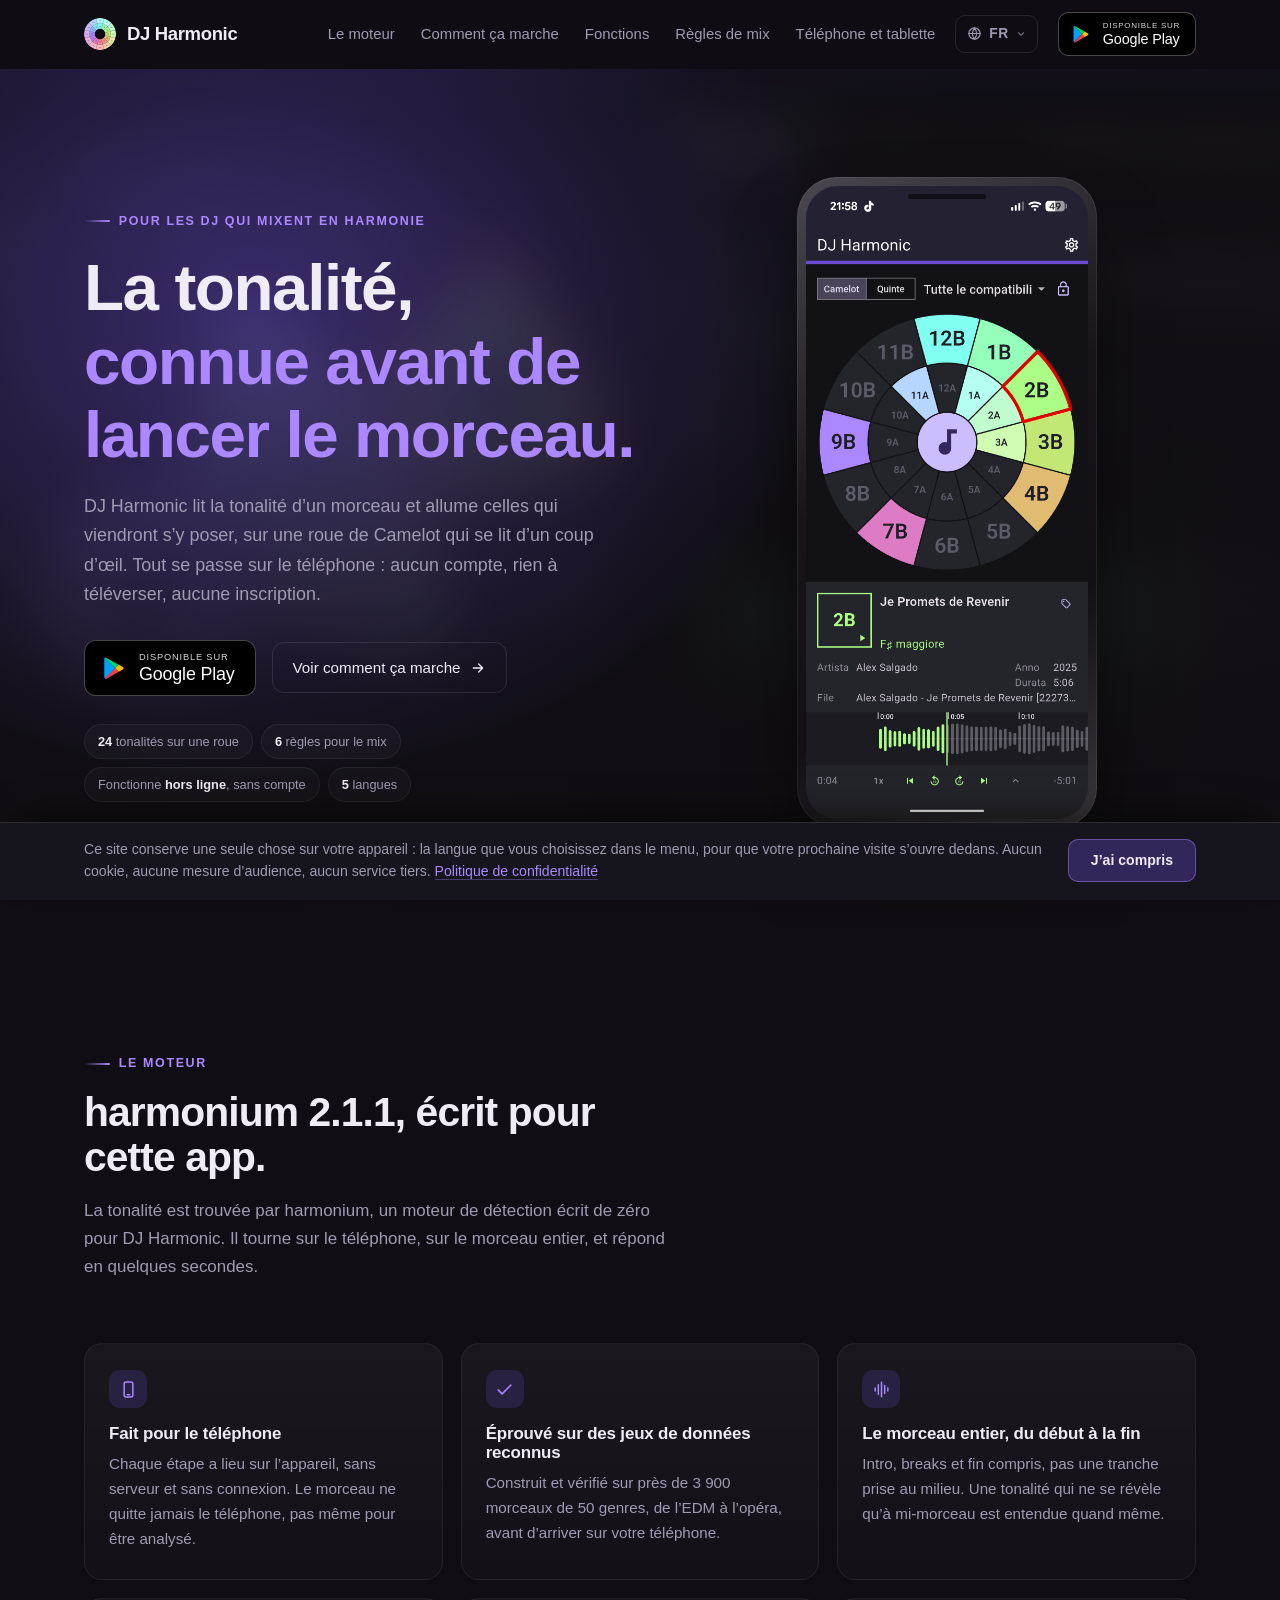
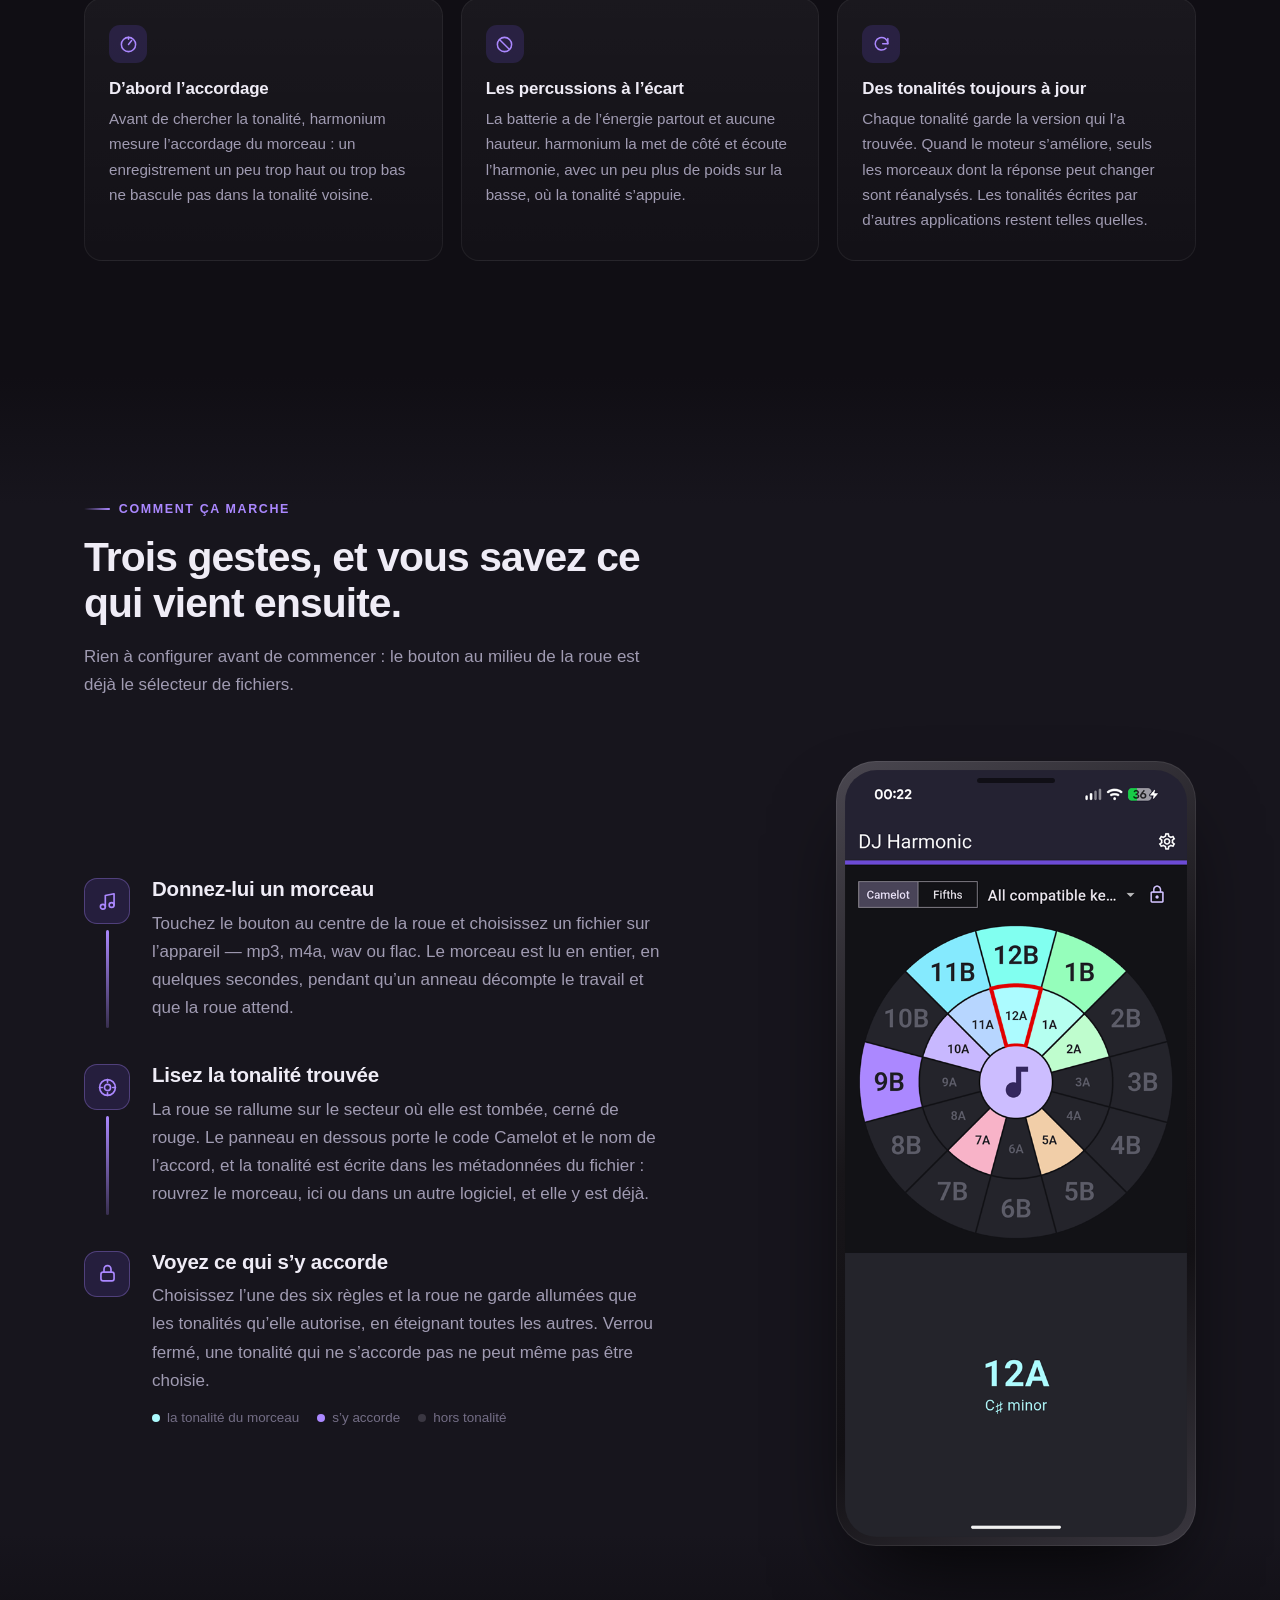
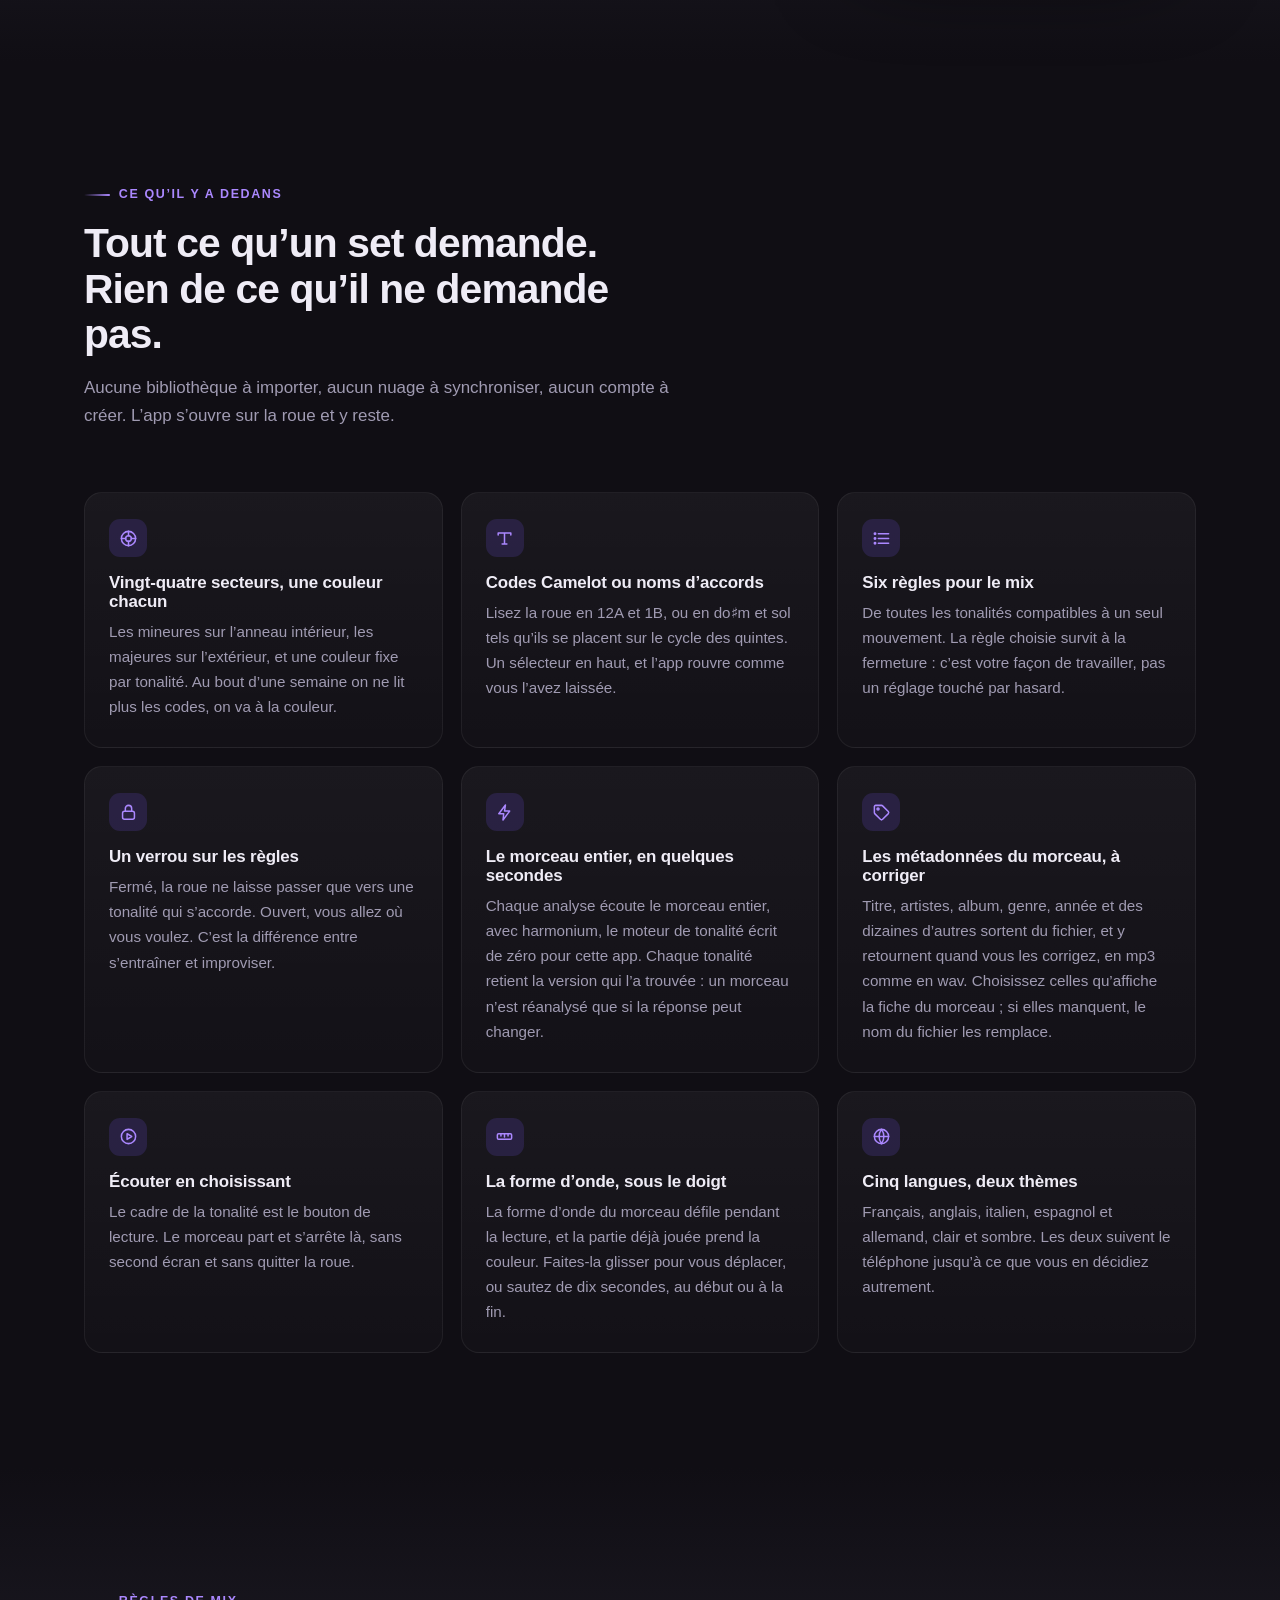
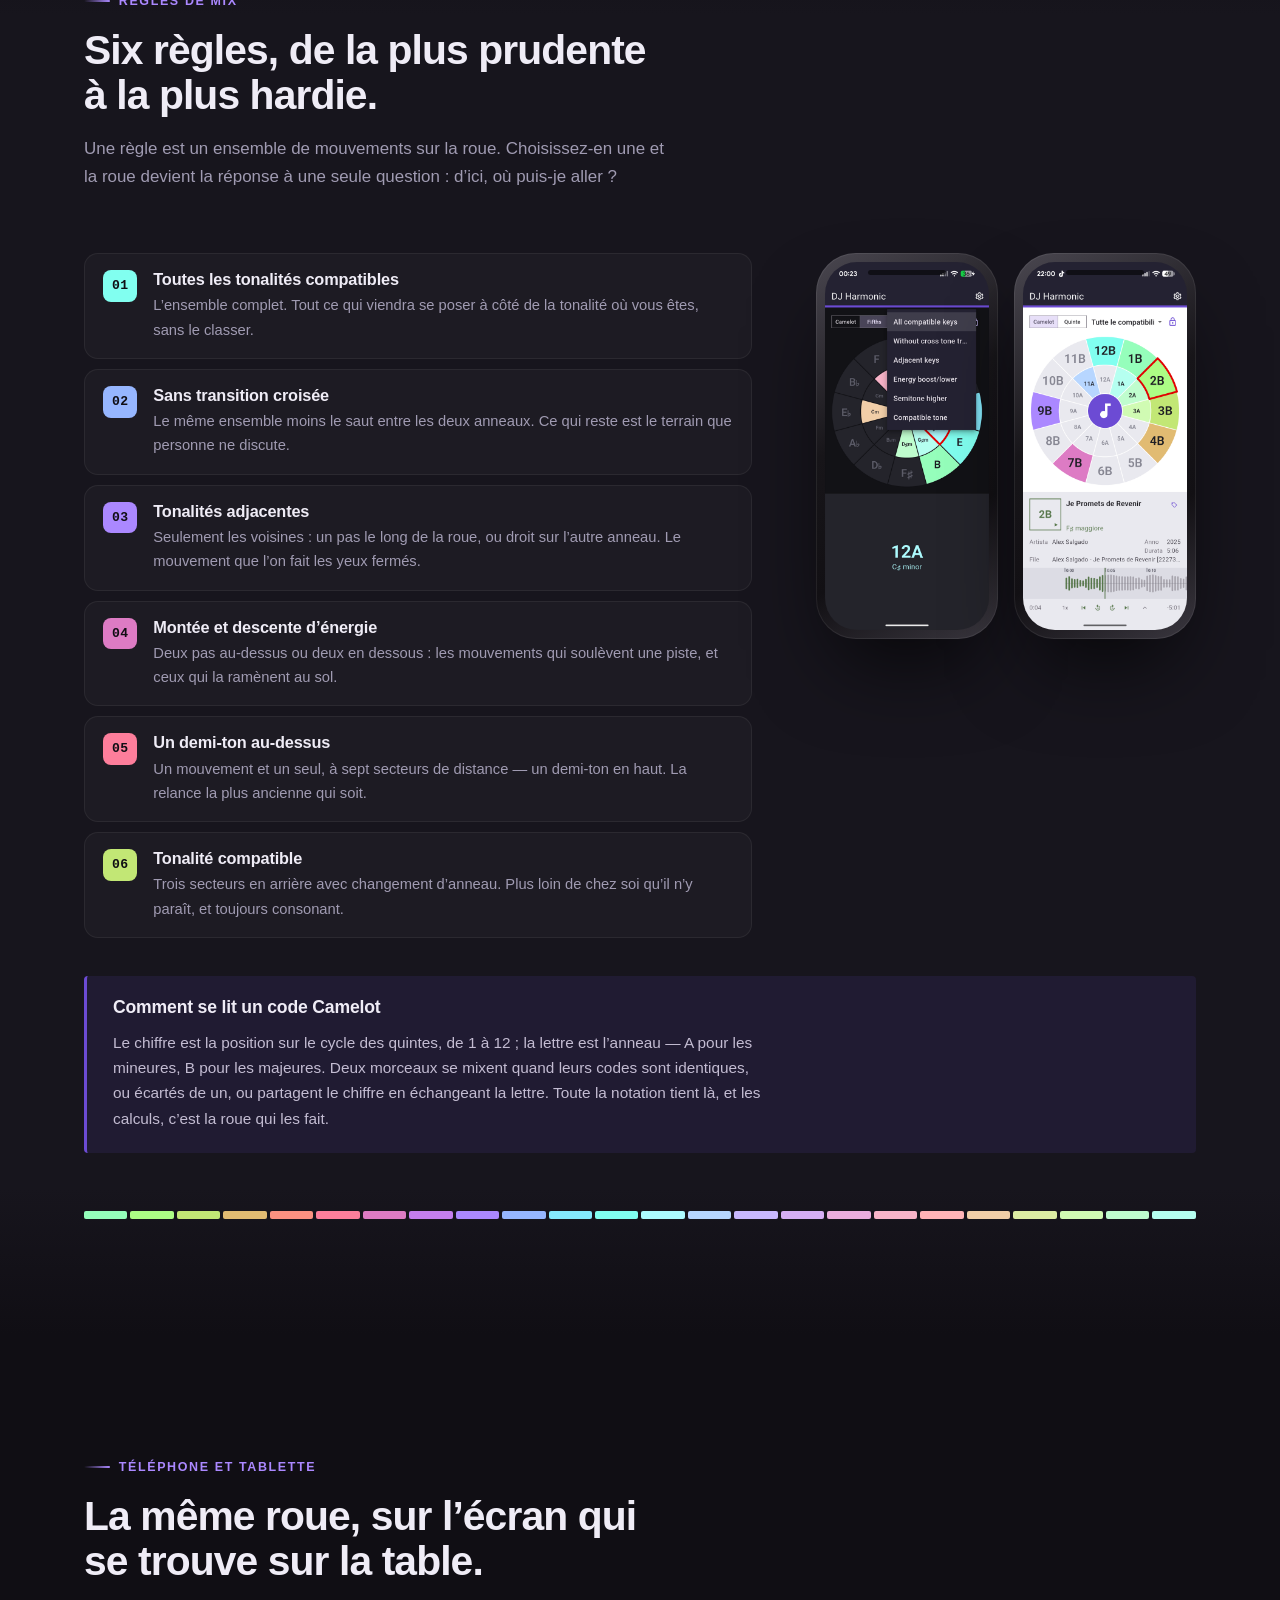
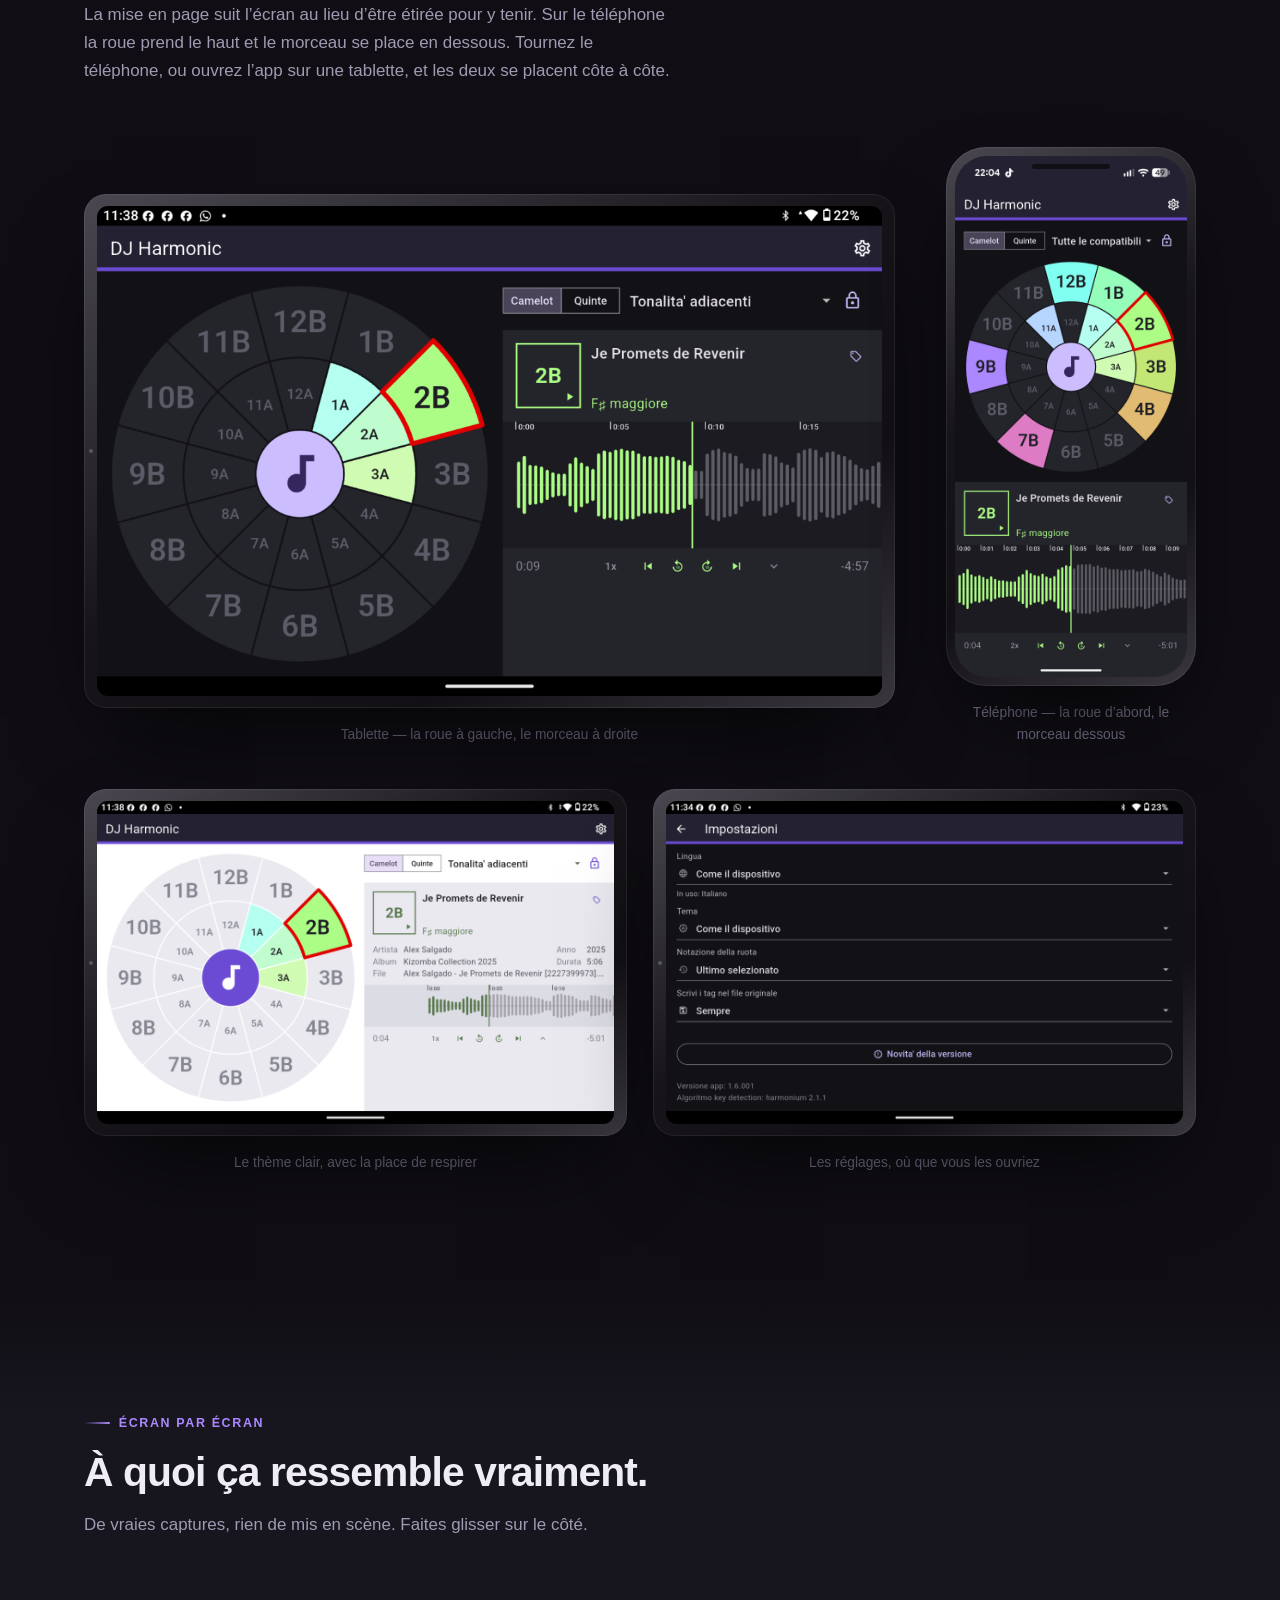
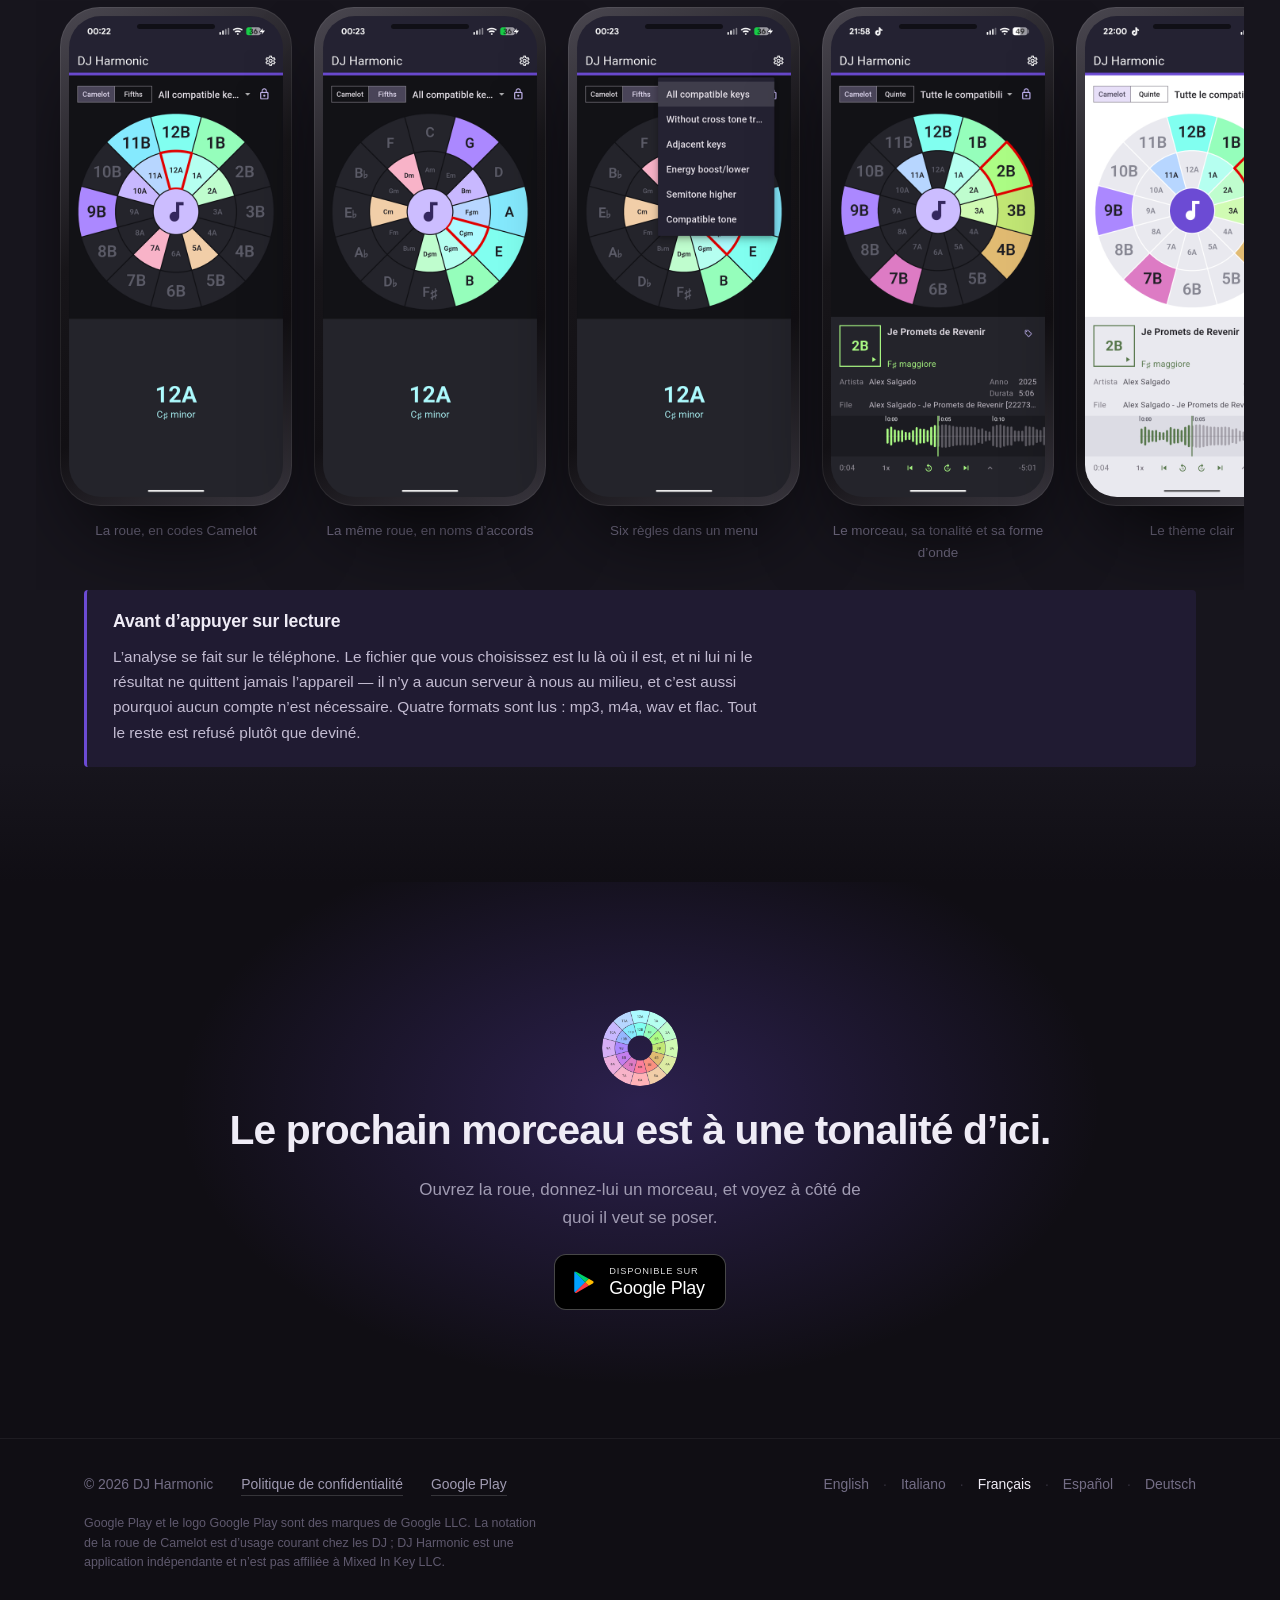
<file: fr.html>
<!DOCTYPE html>
<html lang="fr">
<head>
<meta charset="utf-8">
<meta name="viewport" content="width=device-width, initial-scale=1">
<title>DJ Harmonic — la roue de Camelot pour mixer en harmonie</title>
<meta name="description" content="DJ Harmonic lit la tonalité d’un morceau et allume celles qui s’y accordent, sur une roue de Camelot qui se lit d’un coup d’œil. Six règles de mix, analyse du morceau entier en quelques secondes, téléphone et tablette. Tout sur votre appareil.">
<link rel="icon" href="assets/icon.png" type="image/png">
<link rel="apple-touch-icon" href="assets/icon.png">

<meta property="og:type" content="website">
<meta property="og:title" content="DJ Harmonic — la roue de Camelot pour mixer en harmonie">
<meta property="og:description" content="Découvrez la tonalité d’un morceau et voyez ce qui s’y accorde. Six règles, deux notations, analyse du morceau entier. Tout sur votre appareil.">
<meta property="og:image" content="assets/icon.png">
<meta name="theme-color" content="#100E14">

<link rel="alternate" hreflang="en" href="index.html">
<link rel="alternate" hreflang="it" href="it.html">
<link rel="alternate" hreflang="fr" href="fr.html">
<link rel="alternate" hreflang="es" href="es.html">
<link rel="alternate" hreflang="de" href="de.html">
<link rel="alternate" hreflang="x-default" href="index.html">

<link rel="stylesheet" href="assets/site.css?v=3">
</head>
<body id="top">

<!-- ══════════════════════════ barra in cima ══════════════════════════ -->
<header class="topbar" id="topbar">
  <div class="wrap">
    <a class="brand" href="#top"><img src="assets/icon.png" alt="" width="32" height="32"> DJ Harmonic</a>
    <nav class="navlinks">
      <a href="#engine">Le moteur</a>
      <a href="#how">Comment ça marche</a>
      <a href="#features">Fonctions</a>
      <a href="#mixing">Règles de mix</a>
      <a href="#devices">Téléphone et tablette</a>
    </nav>

    <details class="lang">
      <summary title="Language">
        <svg viewBox="0 0 24 24" fill="none" stroke="currentColor" stroke-width="1.9" stroke-linecap="round" stroke-linejoin="round" class="globe" aria-hidden="true"><circle cx="12" cy="12" r="9"/><path d="M3 12h18M12 3a15 15 0 0 1 0 18 15 15 0 0 1 0-18z"/></svg>
        FR
        <svg class="chev" viewBox="0 0 24 24" fill="none" stroke="currentColor" stroke-width="2.6" stroke-linecap="round" stroke-linejoin="round" aria-hidden="true"><path d="M6 9l6 6 6-6"/></svg>
      </summary>
      <div class="lang__menu">
        <a href="index.html?lang=en" hreflang="en">English <span>en</span></a>
        <a href="it.html?lang=it" hreflang="it">Italiano <span>it</span></a>
        <a href="fr.html?lang=fr" hreflang="fr" aria-current="page">Français <span>fr</span></a>
        <a href="es.html?lang=es" hreflang="es">Español <span>es</span></a>
        <a href="de.html?lang=de" hreflang="de">Deutsch <span>de</span></a>
      </div>
    </details>

    <a class="play play--sm" href="https://play.google.com/store/apps/details?id=com.Elite.Harmonic" target="_blank" rel="noopener">
        <svg viewBox="0 0 24 24" aria-hidden="true"><path d="M3.6 2.3A1.6 1.6 0 0 0 3 3.6v16.8c0 .53.2 1 .6 1.3l.1.08 9.4-9.4v-.22L3.6 2.3z" fill="#00A0FF"/><path d="M16.3 15.5l-3.2-3.1v-.23l3.2-3.15.08.05 3.72 2.12c1.06.6 1.06 1.6 0 2.2l-3.72 2.11-.08z" fill="#FFBC00"/><path d="M16.38 15.45L13.1 12.28l-9.5 9.5c.35.37.93.42 1.58.05l11.2-6.38" fill="#FF3A44"/><path d="M16.38 9.1L5.18 2.73c-.65-.37-1.23-.32-1.58.05l9.5 9.5 3.28-3.18z" fill="#00D26A"/></svg>
        <span class="txt"><small>Disponible sur</small><strong>Google Play</strong></span>
      </a>
  </div>
</header>

<!-- ══════════════════════════ apertura ══════════════════════════ -->
<section class="hero">
  <div class="hero__bg"><img src="assets/tablet-wheel.png" alt="" aria-hidden="true"></div>
  <div class="wrap">
    <div>
      <span class="eyebrow">pour les DJ qui mixent en harmonie</span>
      <h1>La tonalité, <em>connue avant de lancer le morceau.</em></h1>
      <p class="lead">DJ Harmonic lit la tonalité d’un morceau et allume celles qui viendront s’y poser, sur une roue de Camelot qui se lit d’un coup d’œil. Tout se passe sur le téléphone : aucun compte, rien à téléverser, aucune inscription.</p>

      <div class="cta">
        <a class="play" href="https://play.google.com/store/apps/details?id=com.Elite.Harmonic" target="_blank" rel="noopener">
        <svg viewBox="0 0 24 24" aria-hidden="true"><path d="M3.6 2.3A1.6 1.6 0 0 0 3 3.6v16.8c0 .53.2 1 .6 1.3l.1.08 9.4-9.4v-.22L3.6 2.3z" fill="#00A0FF"/><path d="M16.3 15.5l-3.2-3.1v-.23l3.2-3.15.08.05 3.72 2.12c1.06.6 1.06 1.6 0 2.2l-3.72 2.11-.08z" fill="#FFBC00"/><path d="M16.38 15.45L13.1 12.28l-9.5 9.5c.35.37.93.42 1.58.05l11.2-6.38" fill="#FF3A44"/><path d="M16.38 9.1L5.18 2.73c-.65-.37-1.23-.32-1.58.05l9.5 9.5 3.28-3.18z" fill="#00D26A"/></svg>
        <span class="txt"><small>Disponible sur</small><strong>Google Play</strong></span>
      </a>
        <a class="ghost" href="#how">
          Voir comment ça marche
          <svg viewBox="0 0 24 24" fill="none" stroke="currentColor" stroke-width="1.9" stroke-linecap="round" stroke-linejoin="round" width="16" height="16" aria-hidden="true"><path d="M5 12h14M13 6l6 6-6 6"/></svg>
        </a>
      </div>

      <div class="chips">
        <span class="chip"><b>24</b> tonalités sur une roue</span>
        <span class="chip"><b>6</b> règles pour le mix</span>
        <span class="chip">Fonctionne <b>hors ligne</b>, sans compte</span>
        <span class="chip"><b>5</b> langues</span>
      </div>
    </div>

    <div class="hero__device">
      <div class="phone">
          <img src="assets/phone-track.png" width="540" height="1212" alt="Le panneau du morceau : code Camelot, nom de l’accord, métadonnées et, dessous, la forme d’onde avec les commandes de lecture.">
        </div>
    </div>
  </div>
</section>

<!-- ══════════════════════════ il motore ══════════════════════════ -->
<section class="band" id="engine">
  <div class="wrap">
    <div class="sechead reveal">
      <span class="eyebrow">le moteur</span>
      <h2>harmonium 2.1.1, écrit pour cette app.</h2>
      <p>La tonalité est trouvée par harmonium, un moteur de détection écrit de zéro pour DJ Harmonic. Il tourne sur le téléphone, sur le morceau entier, et répond en quelques secondes.</p>
    </div>

    <div class="grid3">

      <div class="card reveal">
        <div class="card__ico"><svg viewBox="0 0 24 24" fill="none" stroke="currentColor" stroke-width="1.9" stroke-linecap="round" stroke-linejoin="round" aria-hidden="true"><rect x="6.5" y="2.5" width="11" height="19" rx="2.5"/><path d="M10.5 18.5h3"/></svg></div>
        <h3>Fait pour le téléphone</h3>
        <p>Chaque étape a lieu sur l’appareil, sans serveur et sans connexion. Le morceau ne quitte jamais le téléphone, pas même pour être analysé.</p>
      </div>

      <div class="card reveal">
        <div class="card__ico"><svg viewBox="0 0 24 24" fill="none" stroke="currentColor" stroke-width="1.9" stroke-linecap="round" stroke-linejoin="round" aria-hidden="true"><path d="M4 12.5l5 5L20 6.5"/></svg></div>
        <h3>Éprouvé sur des jeux de données reconnus</h3>
        <p>Construit et vérifié sur près de 3&nbsp;900 morceaux de 50 genres, de l’EDM à l’opéra, avant d’arriver sur votre téléphone.</p>
      </div>

      <div class="card reveal">
        <div class="card__ico"><svg viewBox="0 0 24 24" fill="none" stroke="currentColor" stroke-width="1.9" stroke-linecap="round" stroke-linejoin="round" aria-hidden="true"><path d="M4 10v4M8 6v12M12 3v18M16 7v10M20 10v4"/></svg></div>
        <h3>Le morceau entier, du début à la fin</h3>
        <p>Intro, breaks et fin compris, pas une tranche prise au milieu. Une tonalité qui ne se révèle qu’à mi-morceau est entendue quand même.</p>
      </div>

      <div class="card reveal">
        <div class="card__ico"><svg viewBox="0 0 24 24" fill="none" stroke="currentColor" stroke-width="1.9" stroke-linecap="round" stroke-linejoin="round" aria-hidden="true"><circle cx="12" cy="12" r="9"/><path d="M12 12l4-5M12 3v2.5"/></svg></div>
        <h3>D’abord l’accordage</h3>
        <p>Avant de chercher la tonalité, harmonium mesure l’accordage du morceau : un enregistrement un peu trop haut ou trop bas ne bascule pas dans la tonalité voisine.</p>
      </div>

      <div class="card reveal">
        <div class="card__ico"><svg viewBox="0 0 24 24" fill="none" stroke="currentColor" stroke-width="1.9" stroke-linecap="round" stroke-linejoin="round" aria-hidden="true"><circle cx="12" cy="12" r="9"/><path d="M5.6 5.6l12.8 12.8"/></svg></div>
        <h3>Les percussions à l’écart</h3>
        <p>La batterie a de l’énergie partout et aucune hauteur. harmonium la met de côté et écoute l’harmonie, avec un peu plus de poids sur la basse, où la tonalité s’appuie.</p>
      </div>

      <div class="card reveal">
        <div class="card__ico"><svg viewBox="0 0 24 24" fill="none" stroke="currentColor" stroke-width="1.9" stroke-linecap="round" stroke-linejoin="round" aria-hidden="true"><path d="M20 11a8 8 0 1 0-2.3 5.7"/><path d="M20 4.5V11h-6.5"/></svg></div>
        <h3>Des tonalités toujours à jour</h3>
        <p>Chaque tonalité garde la version qui l’a trouvée. Quand le moteur s’améliore, seuls les morceaux dont la réponse peut changer sont réanalysés. Les tonalités écrites par d’autres applications restent telles quelles.</p>
      </div>

    </div>
  </div>
</section>

<!-- ══════════════════════════ come funziona ══════════════════════════ -->
<section class="band band--alt" id="how">
  <div class="wrap">
    <div class="sechead reveal">
      <span class="eyebrow">comment ça marche</span>
      <h2>Trois gestes, et vous savez ce qui vient ensuite.</h2>
      <p>Rien à configurer avant de commencer : le bouton au milieu de la roue est déjà le sélecteur de fichiers.</p>
    </div>

    <div class="stepsgrid">
      <div class="reveal">

        <div class="step">
          <div class="step__rail">
            <div class="step__pin"><svg viewBox="0 0 24 24" fill="none" stroke="currentColor" stroke-width="1.9" stroke-linecap="round" stroke-linejoin="round" aria-hidden="true"><path d="M9.5 18V5.2l10-2V16"/><circle cx="6.7" cy="18" r="2.8"/><circle cx="16.7" cy="16" r="2.8"/></svg></div>
            <div class="step__line"></div>
          </div>
          <div class="step__body">
            <h3>Donnez-lui un morceau</h3>
            <p>Touchez le bouton au centre de la roue et choisissez un fichier sur l’appareil — mp3, m4a, wav ou flac. Le morceau est lu en entier, en quelques secondes, pendant qu’un anneau décompte le travail et que la roue attend.</p>
          </div>
        </div>

        <div class="step">
          <div class="step__rail">
            <div class="step__pin"><svg viewBox="0 0 24 24" fill="none" stroke="currentColor" stroke-width="1.9" stroke-linecap="round" stroke-linejoin="round" aria-hidden="true"><circle cx="12" cy="12" r="9"/><circle cx="12" cy="12" r="3.5"/><path d="M12 3v3M12 18v3M3 12h3M18 12h3"/></svg></div>
            <div class="step__line"></div>
          </div>
          <div class="step__body">
            <h3>Lisez la tonalité trouvée</h3>
            <p>La roue se rallume sur le secteur où elle est tombée, cerné de rouge. Le panneau en dessous porte le code Camelot et le nom de l’accord, et la tonalité est écrite dans les métadonnées du fichier : rouvrez le morceau, ici ou dans un autre logiciel, et elle y est déjà.</p>
          </div>
        </div>

        <div class="step">
          <div class="step__rail">
            <div class="step__pin"><svg viewBox="0 0 24 24" fill="none" stroke="currentColor" stroke-width="1.9" stroke-linecap="round" stroke-linejoin="round" aria-hidden="true"><rect x="4.5" y="10.5" width="15" height="10" rx="2.5"/><path d="M8 10.5V7a4 4 0 0 1 8 0v3.5"/></svg></div>
            <div class="step__line"></div>
          </div>
          <div class="step__body">
            <h3>Voyez ce qui s’y accorde</h3>
            <p>Choisissez l’une des six règles et la roue ne garde allumées que les tonalités qu’elle autorise, en éteignant toutes les autres. Verrou fermé, une tonalité qui ne s’accorde pas ne peut même pas être choisie.</p>
            <div class="step__meta"><span><i class="dot" style="background:#ACFBFF"></i> la tonalité du morceau</span><span><i class="dot" style="background:#AB88FF"></i> s’y accorde</span><span><i class="dot" style="background:#3A3742"></i> hors tonalité</span></div>
          </div>
        </div>

      </div>

      <div class="reveal">
        <div class="phone">
          <img loading="lazy" src="assets/phone-wheel.png" width="540" height="1212" alt="DJ Harmonic sur un téléphone : la roue de Camelot avec 12A choisie, les secteurs compatibles allumés et les autres en gris.">
        </div>
      </div>
    </div>
  </div>
</section>

<!-- ══════════════════════════ cosa c'e' dentro ══════════════════════════ -->
<section class="band" id="features">
  <div class="wrap">
    <div class="sechead reveal">
      <span class="eyebrow">ce qu’il y a dedans</span>
      <h2>Tout ce qu’un set demande. Rien de ce qu’il ne demande pas.</h2>
      <p>Aucune bibliothèque à importer, aucun nuage à synchroniser, aucun compte à créer. L’app s’ouvre sur la roue et y reste.</p>
    </div>

    <div class="grid3">

      <div class="card reveal">
        <div class="card__ico"><svg viewBox="0 0 24 24" fill="none" stroke="currentColor" stroke-width="1.9" stroke-linecap="round" stroke-linejoin="round" aria-hidden="true"><circle cx="12" cy="12" r="9"/><circle cx="12" cy="12" r="3.6"/><path d="M12 3v5.4M12 15.6V21M3 12h5.4M15.6 12H21"/></svg></div>
        <h3>Vingt-quatre secteurs, une couleur chacun</h3>
        <p>Les mineures sur l’anneau intérieur, les majeures sur l’extérieur, et une couleur fixe par tonalité. Au bout d’une semaine on ne lit plus les codes, on va à la couleur.</p>
      </div>

      <div class="card reveal">
        <div class="card__ico"><svg viewBox="0 0 24 24" fill="none" stroke="currentColor" stroke-width="1.9" stroke-linecap="round" stroke-linejoin="round" aria-hidden="true"><path d="M4 7.5V5h16v2.5M9 19h6M12 5v14"/></svg></div>
        <h3>Codes Camelot ou noms d’accords</h3>
        <p>Lisez la roue en 12A et 1B, ou en do♯m et sol tels qu’ils se placent sur le cycle des quintes. Un sélecteur en haut, et l’app rouvre comme vous l’avez laissée.</p>
      </div>

      <div class="card reveal">
        <div class="card__ico"><svg viewBox="0 0 24 24" fill="none" stroke="currentColor" stroke-width="1.9" stroke-linecap="round" stroke-linejoin="round" aria-hidden="true"><path d="M8 6h13M8 12h13M8 18h13"/><circle cx="3.8" cy="6" r=".9"/><circle cx="3.8" cy="12" r=".9"/><circle cx="3.8" cy="18" r=".9"/></svg></div>
        <h3>Six règles pour le mix</h3>
        <p>De toutes les tonalités compatibles à un seul mouvement. La règle choisie survit à la fermeture : c’est votre façon de travailler, pas un réglage touché par hasard.</p>
      </div>

      <div class="card reveal">
        <div class="card__ico"><svg viewBox="0 0 24 24" fill="none" stroke="currentColor" stroke-width="1.9" stroke-linecap="round" stroke-linejoin="round" aria-hidden="true"><rect x="4.5" y="10.5" width="15" height="10" rx="2.5"/><path d="M8 10.5V7a4 4 0 0 1 8 0v3.5"/></svg></div>
        <h3>Un verrou sur les règles</h3>
        <p>Fermé, la roue ne laisse passer que vers une tonalité qui s’accorde. Ouvert, vous allez où vous voulez. C’est la différence entre s’entraîner et improviser.</p>
      </div>

      <div class="card reveal">
        <div class="card__ico"><svg viewBox="0 0 24 24" fill="none" stroke="currentColor" stroke-width="1.9" stroke-linecap="round" stroke-linejoin="round" aria-hidden="true"><path d="M13.2 2.5 4.8 13.6H11l-.9 7.9 8.4-11.3H12z"/></svg></div>
        <h3>Le morceau entier, en quelques secondes</h3>
        <p>Chaque analyse écoute le morceau entier, avec harmonium, le moteur de tonalité écrit de zéro pour cette app. Chaque tonalité retient la version qui l’a trouvée : un morceau n’est réanalysé que si la réponse peut changer.</p>
      </div>

      <div class="card reveal">
        <div class="card__ico"><svg viewBox="0 0 24 24" fill="none" stroke="currentColor" stroke-width="1.9" stroke-linecap="round" stroke-linejoin="round" aria-hidden="true"><path d="M20.6 13.4 13.4 20.6a2 2 0 0 1-2.8 0l-7.2-7.2A2 2 0 0 1 3 12V4.5A1.5 1.5 0 0 1 4.5 3H12a2 2 0 0 1 1.4.6l7.2 7.2a2 2 0 0 1 0 2.6z"/><circle cx="7.6" cy="7.6" r="1.3"/></svg></div>
        <h3>Les métadonnées du morceau, à corriger</h3>
        <p>Titre, artistes, album, genre, année et des dizaines d’autres sortent du fichier, et y retournent quand vous les corrigez, en mp3 comme en wav. Choisissez celles qu’affiche la fiche du morceau ; si elles manquent, le nom du fichier les remplace.</p>
      </div>

      <div class="card reveal">
        <div class="card__ico"><svg viewBox="0 0 24 24" fill="none" stroke="currentColor" stroke-width="1.9" stroke-linecap="round" stroke-linejoin="round" aria-hidden="true"><circle cx="12" cy="12" r="9"/><path d="M10.2 8.4 16 12l-5.8 3.6z"/></svg></div>
        <h3>Écouter en choisissant</h3>
        <p>Le cadre de la tonalité est le bouton de lecture. Le morceau part et s’arrête là, sans second écran et sans quitter la roue.</p>
      </div>

      <div class="card reveal">
        <div class="card__ico"><svg viewBox="0 0 24 24" fill="none" stroke="currentColor" stroke-width="1.9" stroke-linecap="round" stroke-linejoin="round" aria-hidden="true"><rect x="3" y="8.5" width="18" height="7" rx="1.6"/><path d="M7.5 8.5v3M12 8.5v4M16.5 8.5v3"/></svg></div>
        <h3>La forme d’onde, sous le doigt</h3>
        <p>La forme d’onde du morceau défile pendant la lecture, et la partie déjà jouée prend la couleur. Faites-la glisser pour vous déplacer, ou sautez de dix secondes, au début ou à la fin.</p>
      </div>

      <div class="card reveal">
        <div class="card__ico"><svg viewBox="0 0 24 24" fill="none" stroke="currentColor" stroke-width="1.9" stroke-linecap="round" stroke-linejoin="round" aria-hidden="true"><circle cx="12" cy="12" r="9"/><path d="M3 12h18M12 3a15 15 0 0 1 0 18 15 15 0 0 1 0-18z"/></svg></div>
        <h3>Cinq langues, deux thèmes</h3>
        <p>Français, anglais, italien, espagnol et allemand, clair et sombre. Les deux suivent le téléphone jusqu’à ce que vous en décidiez autrement.</p>
      </div>

    </div>
  </div>
</section>

<!-- ══════════════════════════ regole di mix ══════════════════════════ -->
<section class="band band--alt" id="mixing">
  <div class="wrap">
    <div class="sechead reveal">
      <span class="eyebrow">règles de mix</span>
      <h2>Six règles, de la plus prudente à la plus hardie.</h2>
      <p>Une règle est un ensemble de mouvements sur la roue. Choisissez-en une et la roue devient la réponse à une seule question : d’ici, où puis-je aller ?</p>
    </div>

    <div class="rulesgrid">
      <div class="rules">

        <div class="rule reveal">
          <span class="rule__key" style="background:#81FFF0">01</span>
          <div>
            <h3>Toutes les tonalités compatibles</h3>
            <p>L’ensemble complet. Tout ce qui viendra se poser à côté de la tonalité où vous êtes, sans le classer.</p>
          </div>
        </div>

        <div class="rule reveal">
          <span class="rule__key" style="background:#96B6FF">02</span>
          <div>
            <h3>Sans transition croisée</h3>
            <p>Le même ensemble moins le saut entre les deux anneaux. Ce qui reste est le terrain que personne ne discute.</p>
          </div>
        </div>

        <div class="rule reveal">
          <span class="rule__key" style="background:#AB88FF">03</span>
          <div>
            <h3>Tonalités adjacentes</h3>
            <p>Seulement les voisines : un pas le long de la roue, ou droit sur l’autre anneau. Le mouvement que l’on fait les yeux fermés.</p>
          </div>
        </div>

        <div class="rule reveal">
          <span class="rule__key" style="background:#DD7BC4">04</span>
          <div>
            <h3>Montée et descente d’énergie</h3>
            <p>Deux pas au-dessus ou deux en dessous : les mouvements qui soulèvent une piste, et ceux qui la ramènent au sol.</p>
          </div>
        </div>

        <div class="rule reveal">
          <span class="rule__key" style="background:#FD7E9B">05</span>
          <div>
            <h3>Un demi-ton au-dessus</h3>
            <p>Un mouvement et un seul, à sept secteurs de distance — un demi-ton en haut. La relance la plus ancienne qui soit.</p>
          </div>
        </div>

        <div class="rule reveal">
          <span class="rule__key" style="background:#C2E775">06</span>
          <div>
            <h3>Tonalité compatible</h3>
            <p>Trois secteurs en arrière avec changement d’anneau. Plus loin de chez soi qu’il n’y paraît, et toujours consonant.</p>
          </div>
        </div>

      </div>

      <div class="shots reveal">
        <div class="phone">
          <img loading="lazy" src="assets/phone-rules.png" width="540" height="1212" alt="Le menu des règles ouvert sur ses six entrées, de toutes les compatibles à la tonalité compatible.">
        </div>
        <div class="phone">
          <img loading="lazy" src="assets/phone-light.png" width="540" height="1212" alt="La règle de toutes les compatibles sur 2B : seules les tonalités qui se mixent restent allumées.">
        </div>
      </div>
    </div>

    <div class="note reveal" style="margin-top:38px">
      <h3>Comment se lit un code Camelot</h3>
      <p>Le chiffre est la position sur le cycle des quintes, de 1 à 12 ; la lettre est l’anneau — A pour les mineures, B pour les majeures. Deux morceaux se mixent quand leurs codes sont identiques, ou écartés de un, ou partagent le chiffre en échangeant la lettre. Toute la notation tient là, et les calculs, c’est la roue qui les fait.</p>
    </div>

    <div class="ribbon reveal" aria-hidden="true"><span style="background:#95FEBB"></span><span style="background:#ACFD85"></span><span style="background:#C2E775"></span><span style="background:#E1BB72"></span><span style="background:#FB9181"></span><span style="background:#FD7E9B"></span><span style="background:#DD7BC4"></span><span style="background:#C47EEE"></span><span style="background:#AB88FF"></span><span style="background:#96B6FF"></span><span style="background:#85EAFE"></span><span style="background:#81FFF0"></span><span style="background:#ACFBFF"></span><span style="background:#B7D6FF"></span><span style="background:#C8B8FF"></span><span style="background:#D6AEF5"></span><span style="background:#EBADDE"></span><span style="background:#F8B3C8"></span><span style="background:#FFB3B7"></span><span style="background:#F1CEA8"></span><span style="background:#DCECA3"></span><span style="background:#D0FBB3"></span><span style="background:#BFFDCE"></span><span style="background:#B5FFF0"></span></div>
  </div>
</section>

<!-- ══════════════════════════ telefono e tablet ══════════════════════════ -->
<section class="band" id="devices">
  <div class="wrap">
    <div class="sechead reveal">
      <span class="eyebrow">téléphone et tablette</span>
      <h2>La même roue, sur l’écran qui se trouve sur la table.</h2>
      <p>La mise en page suit l’écran au lieu d’être étirée pour y tenir. Sur le téléphone la roue prend le haut et le morceau se place en dessous. Tournez le téléphone, ou ouvrez l’app sur une tablette, et les deux se placent côte à côte.</p>
    </div>

    <div class="devices">
      <div class="reveal">
        <div class="tablet">
          <img loading="lazy" src="assets/tablet-wheel.png" width="1120" height="700" alt="DJ Harmonic sur une tablette : la roue à gauche avec la règle des adjacentes, le morceau et sa forme d’onde à droite.">
        </div>
        <p class="caption">Tablette — la roue à gauche, le morceau à droite</p>
      </div>
      <div class="reveal">
        <div class="phone">
          <img loading="lazy" src="assets/phone-playing.png" width="540" height="1212" alt="La forme d’onde ouverte sous la roue, un repère par seconde, la partie déjà jouée en couleur.">
        </div>
        <p class="caption">Téléphone — la roue d’abord, le morceau dessous</p>
      </div>
    </div>

    <div class="split2">
      <div class="reveal">
        <div class="tablet">
          <img loading="lazy" src="assets/tablet-light.png" width="1120" height="700" alt="La disposition sur tablette en thème clair, avec les métadonnées du morceau et sa forme d’onde.">
        </div>
        <p class="caption">Le thème clair, avec la place de respirer</p>
      </div>
      <div class="reveal">
        <div class="tablet">
          <img loading="lazy" src="assets/tablet-settings.png" width="1120" height="700" alt="La page des réglages sur une tablette.">
        </div>
        <p class="caption">Les réglages, où que vous les ouvriez</p>
      </div>
    </div>
  </div>
</section>

<!-- ══════════════════════════ galleria ══════════════════════════ -->
<section class="band band--alt" id="screens">
  <div class="wrap">
    <div class="sechead reveal">
      <span class="eyebrow">écran par écran</span>
      <h2>À quoi ça ressemble vraiment.</h2>
      <p>De vraies captures, rien de mis en scène. Faites glisser sur le côté.</p>
    </div>
  </div>

  <div class="railwrap reveal">
    <div class="rail">
      <figure class="shot">
        <div class="phone">
          <img loading="lazy" src="assets/phone-wheel.png" width="540" height="1212" alt="DJ Harmonic sur un téléphone : la roue de Camelot avec 12A choisie, les secteurs compatibles allumés et les autres en gris.">
        </div>
        <figcaption>La roue, en codes Camelot</figcaption>
      </figure>
      <figure class="shot">
        <div class="phone">
          <img loading="lazy" src="assets/phone-fifths.png" width="540" height="1212" alt="La même roue étiquetée avec les noms d’accords, do dièse mineur choisie et ses compatibles allumées.">
        </div>
        <figcaption>La même roue, en noms d’accords</figcaption>
      </figure>
      <figure class="shot">
        <div class="phone">
          <img loading="lazy" src="assets/phone-rules.png" width="540" height="1212" alt="Le menu des règles ouvert sur ses six entrées, de toutes les compatibles à la tonalité compatible.">
        </div>
        <figcaption>Six règles dans un menu</figcaption>
      </figure>
      <figure class="shot">
        <div class="phone">
          <img loading="lazy" src="assets/phone-track.png" width="540" height="1212" alt="Le panneau du morceau : code Camelot, nom de l’accord, métadonnées et, dessous, la forme d’onde avec les commandes de lecture.">
        </div>
        <figcaption>Le morceau, sa tonalité et sa forme d’onde</figcaption>
      </figure>
      <figure class="shot">
        <div class="phone">
          <img loading="lazy" src="assets/phone-light.png" width="540" height="1212" alt="Le même écran en thème clair.">
        </div>
        <figcaption>Le thème clair</figcaption>
      </figure>
      <figure class="shot">
        <div class="phone">
          <img loading="lazy" src="assets/phone-tags.png" width="540" height="1212" alt="L’édition des métadonnées : titre, interprètes, album, année, genre et numéro de piste, avec Enregistrer et Annuler.">
        </div>
        <figcaption>Des métadonnées à corriger, enregistrées dans le fichier</figcaption>
      </figure>
      <figure class="shot">
        <div class="phone">
          <img loading="lazy" src="assets/phone-all-tags.png" width="540" height="1212" alt="Toutes les métadonnées du morceau, par groupes, avec une punaise à côté de chacune pour la garder sur la fiche.">
        </div>
        <figcaption>Toutes les métadonnées, et celles que vous épinglez</figcaption>
      </figure>
      <figure class="shot">
        <div class="phone">
          <img loading="lazy" src="assets/phone-playing.png" width="540" height="1212" alt="La forme d’onde ouverte sous la roue, un repère par seconde, la partie déjà jouée en couleur.">
        </div>
        <figcaption>La forme d’onde, ouverte</figcaption>
      </figure>
      <figure class="shot">
        <div class="phone">
          <img loading="lazy" src="assets/phone-settings.png" width="540" height="1212" alt="Les réglages : langue, thème, notation de la roue, écriture des métadonnées dans le fichier et nouveautés de la version.">
        </div>
        <figcaption>Langue, thème, notation, métadonnées</figcaption>
      </figure>
    </div>
  </div>

  <div class="wrap">
    <div class="note reveal">
      <h3>Avant d’appuyer sur lecture</h3>
      <p>L’analyse se fait sur le téléphone. Le fichier que vous choisissez est lu là où il est, et ni lui ni le résultat ne quittent jamais l’appareil — il n’y a aucun serveur à nous au milieu, et c’est aussi pourquoi aucun compte n’est nécessaire. Quatre formats sont lus : mp3, m4a, wav et flac. Tout le reste est refusé plutôt que deviné.</p>
    </div>
  </div>
</section>

<!-- ══════════════════════════ chiamata finale ══════════════════════════ -->
<section class="final">
  <div class="wrap reveal">
    <img class="mark" src="assets/icon.png" alt="" width="76" height="76">
    <h2>Le prochain morceau est à une tonalité d’ici.</h2>
    <p>Ouvrez la roue, donnez-lui un morceau, et voyez à côté de quoi il veut se poser.</p>
    <a class="play" href="https://play.google.com/store/apps/details?id=com.Elite.Harmonic" target="_blank" rel="noopener">
        <svg viewBox="0 0 24 24" aria-hidden="true"><path d="M3.6 2.3A1.6 1.6 0 0 0 3 3.6v16.8c0 .53.2 1 .6 1.3l.1.08 9.4-9.4v-.22L3.6 2.3z" fill="#00A0FF"/><path d="M16.3 15.5l-3.2-3.1v-.23l3.2-3.15.08.05 3.72 2.12c1.06.6 1.06 1.6 0 2.2l-3.72 2.11-.08z" fill="#FFBC00"/><path d="M16.38 15.45L13.1 12.28l-9.5 9.5c.35.37.93.42 1.58.05l11.2-6.38" fill="#FF3A44"/><path d="M16.38 9.1L5.18 2.73c-.65-.37-1.23-.32-1.58.05l9.5 9.5 3.28-3.18z" fill="#00D26A"/></svg>
        <span class="txt"><small>Disponible sur</small><strong>Google Play</strong></span>
      </a>
  </div>
</section>

<!-- ══════════════════════════ piede ══════════════════════════ -->
<footer>
  <div class="wrap">
    <span>© 2026 DJ Harmonic</span>
    <a href="privacy-policy.html#fr">Politique de confidentialité</a>
    <a href="https://play.google.com/store/apps/details?id=com.Elite.Harmonic" target="_blank" rel="noopener">Google Play</a>
    <span class="spacer"></span>
    <span class="langrow">
      <a href="index.html?lang=en" hreflang="en">English</a><i>·</i>
      <a href="it.html?lang=it" hreflang="it">Italiano</a><i>·</i>
      <a href="fr.html?lang=fr" hreflang="fr" aria-current="page">Français</a><i>·</i>
      <a href="es.html?lang=es" hreflang="es">Español</a><i>·</i>
      <a href="de.html?lang=de" hreflang="de">Deutsch</a>
    </span>
  </div>
  <div class="wrap">
    <p class="legal">Google Play et le logo Google Play sont des marques de Google LLC. La notation de la roue de Camelot est d’usage courant chez les DJ ; DJ Harmonic est une application indépendante et n’est pas affiliée à Mixed In Key LLC.</p>
  </div>
</footer>

<!-- ══════════════════════════ avviso sull'archiviazione ══════════════════════════ -->
<aside class="notice" id="notice" hidden aria-label="Storage notice">
  <div class="notice__in">
    <p>Ce site conserve une seule chose sur votre appareil : la langue que vous choisissez dans le menu, pour que votre prochaine visite s’ouvre dedans. Aucun cookie, aucune mesure d’audience, aucun service tiers. <a href="privacy-policy.html#fr">Politique de confidentialité</a></p>
    <button type="button">J’ai compris</button>
  </div>
</aside>

<script src="assets/site.js?v=3"></script>

</body>
</html>
</file>
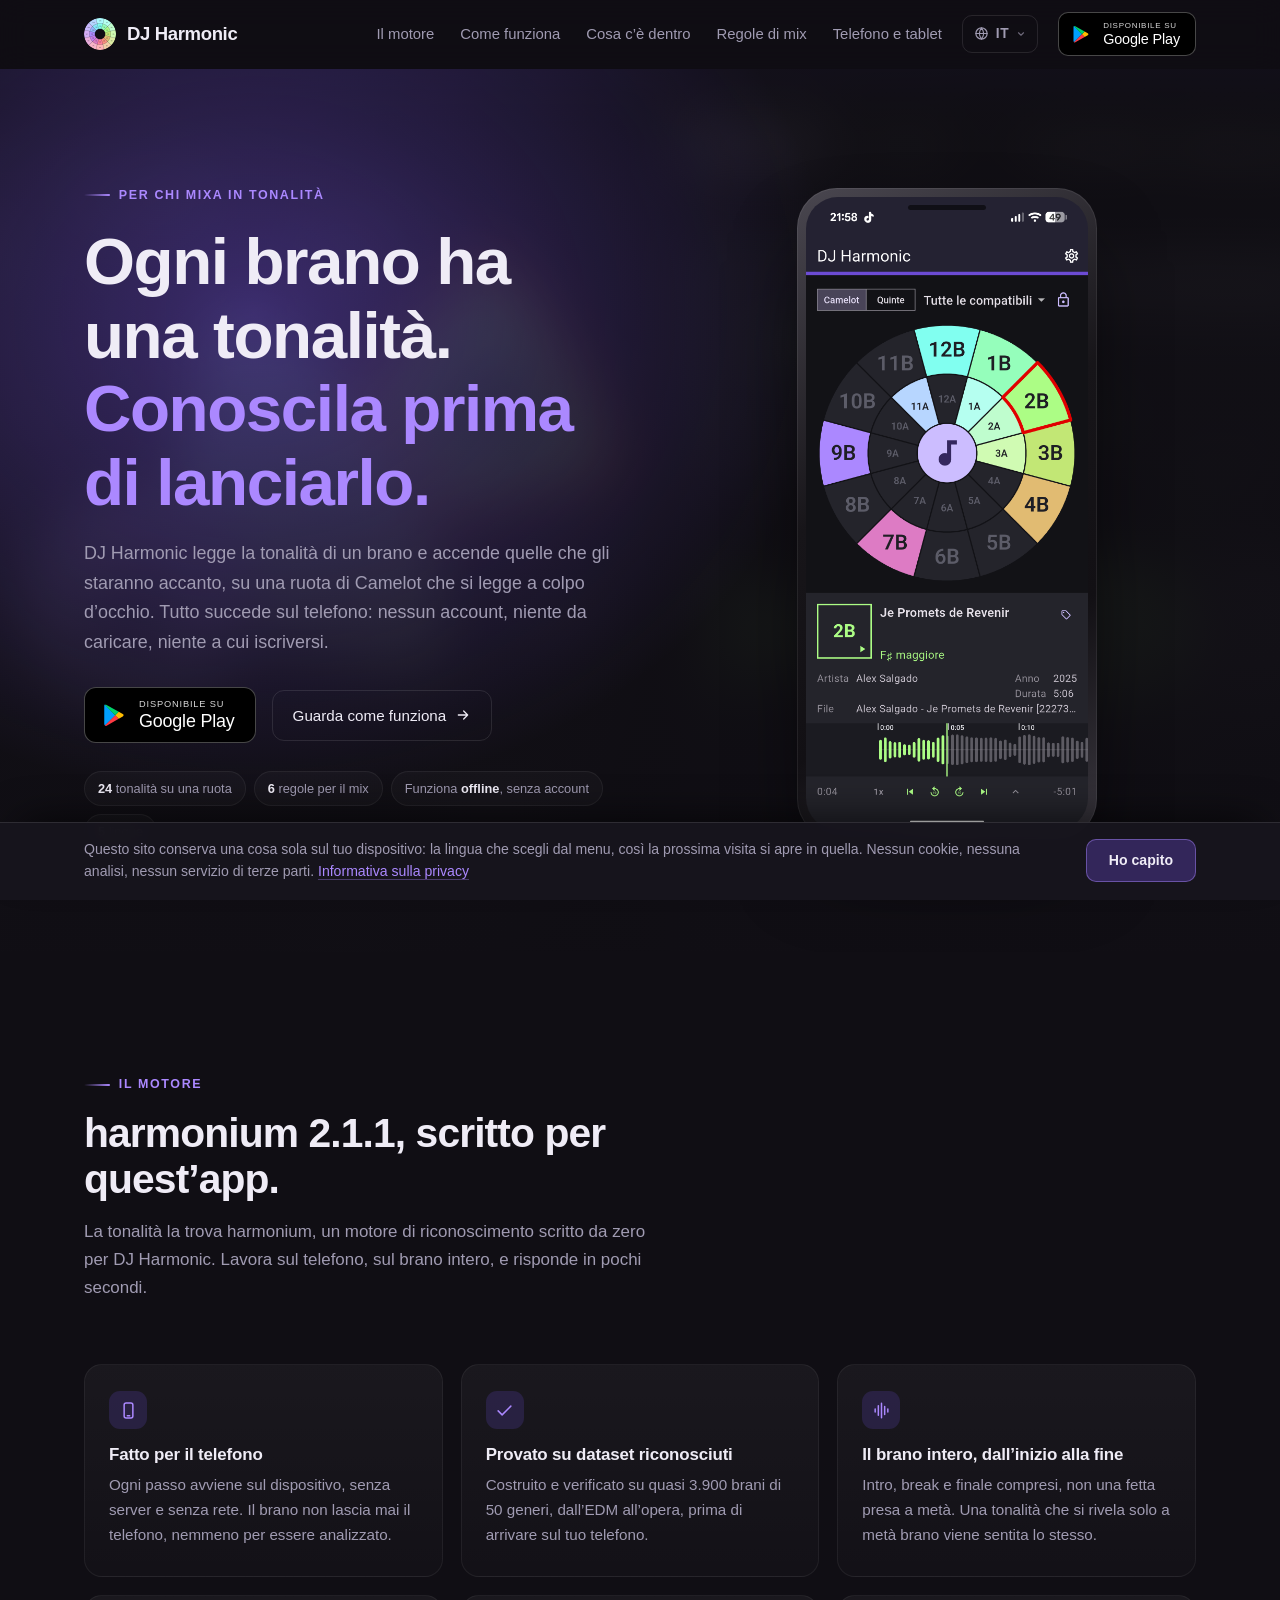
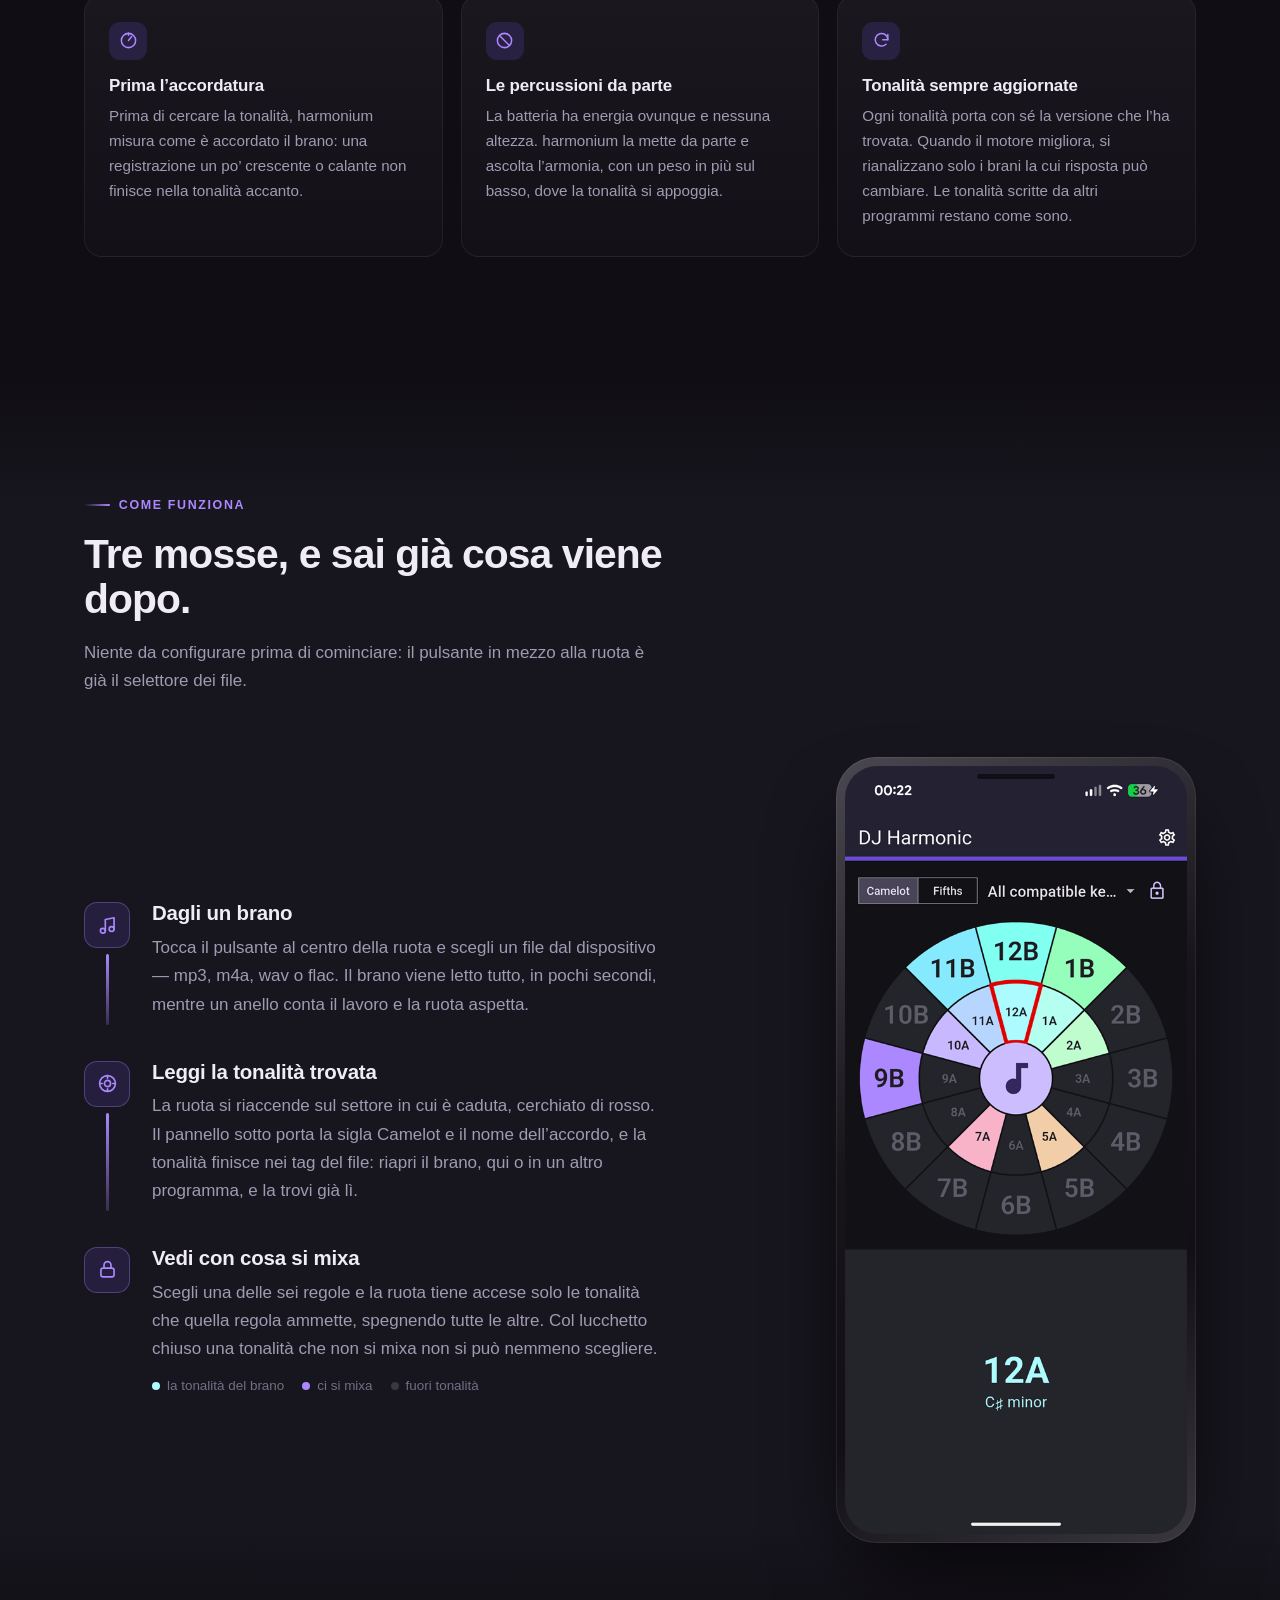
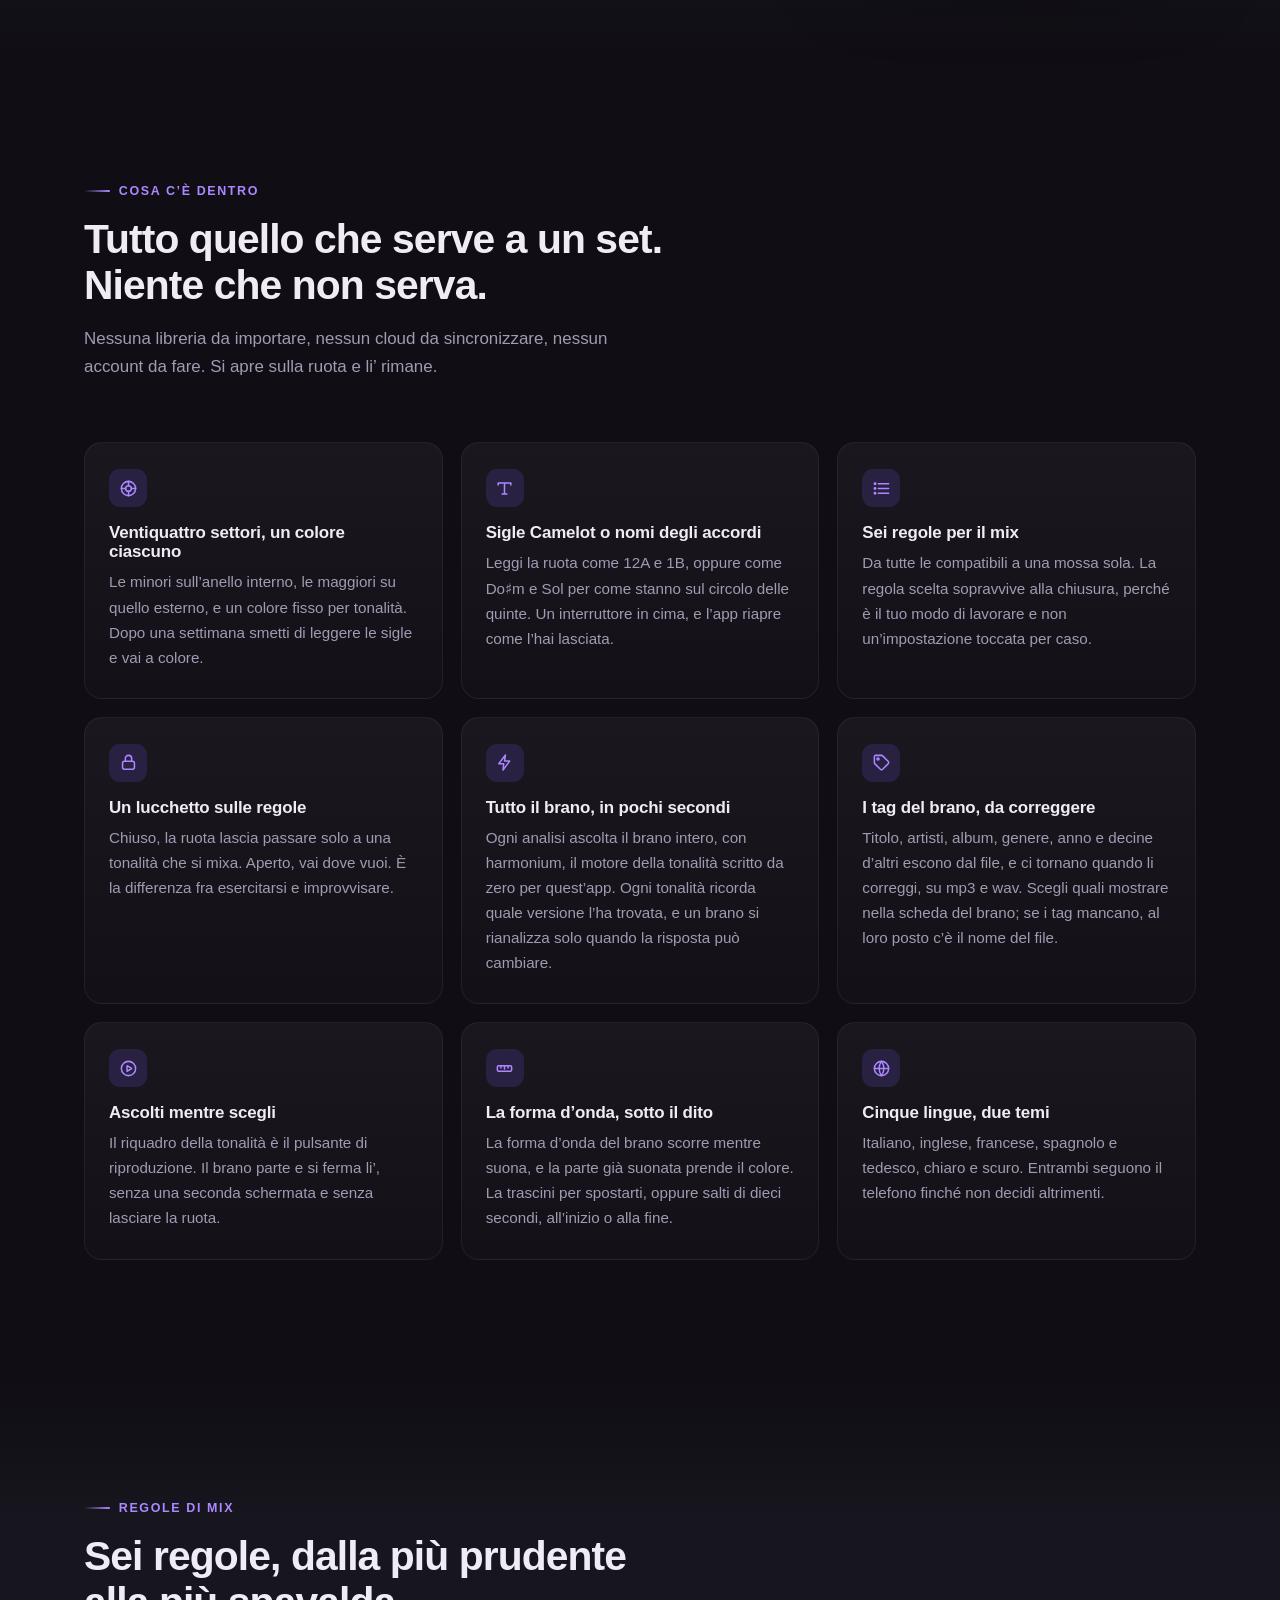
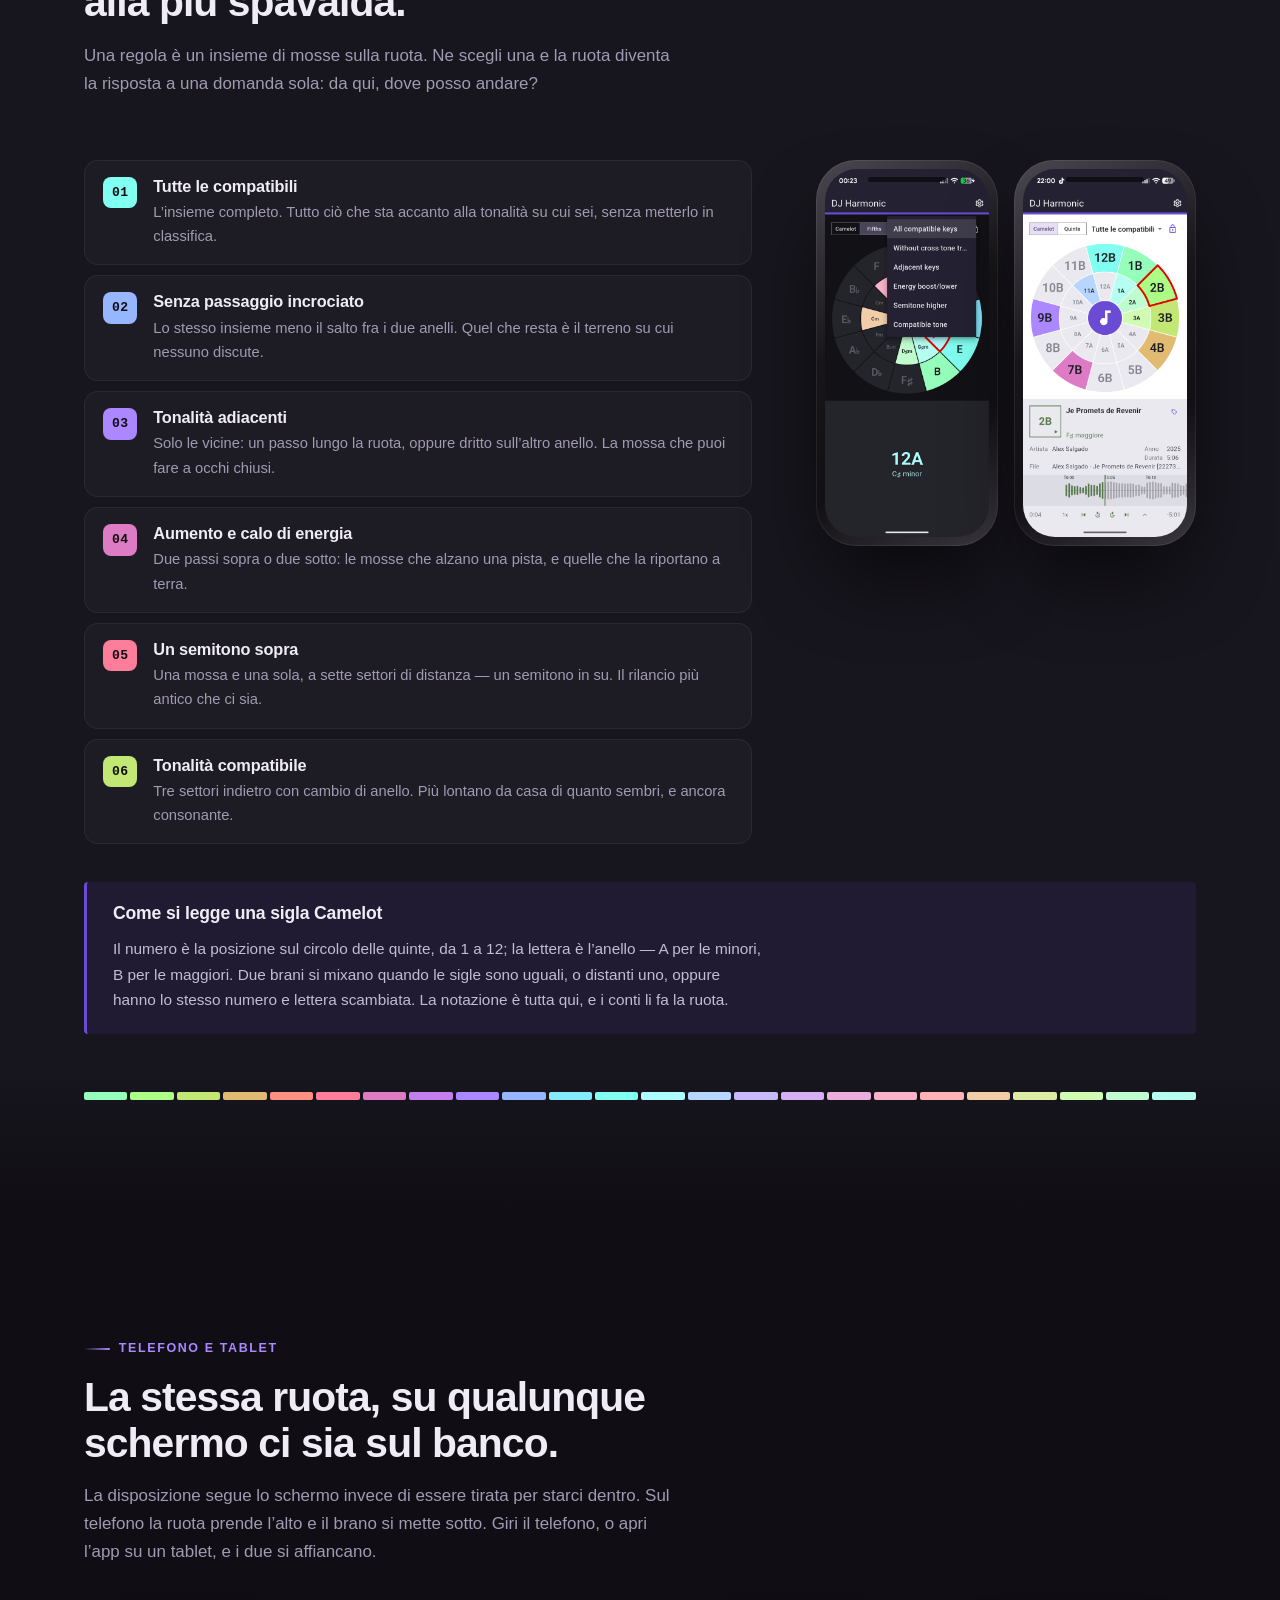
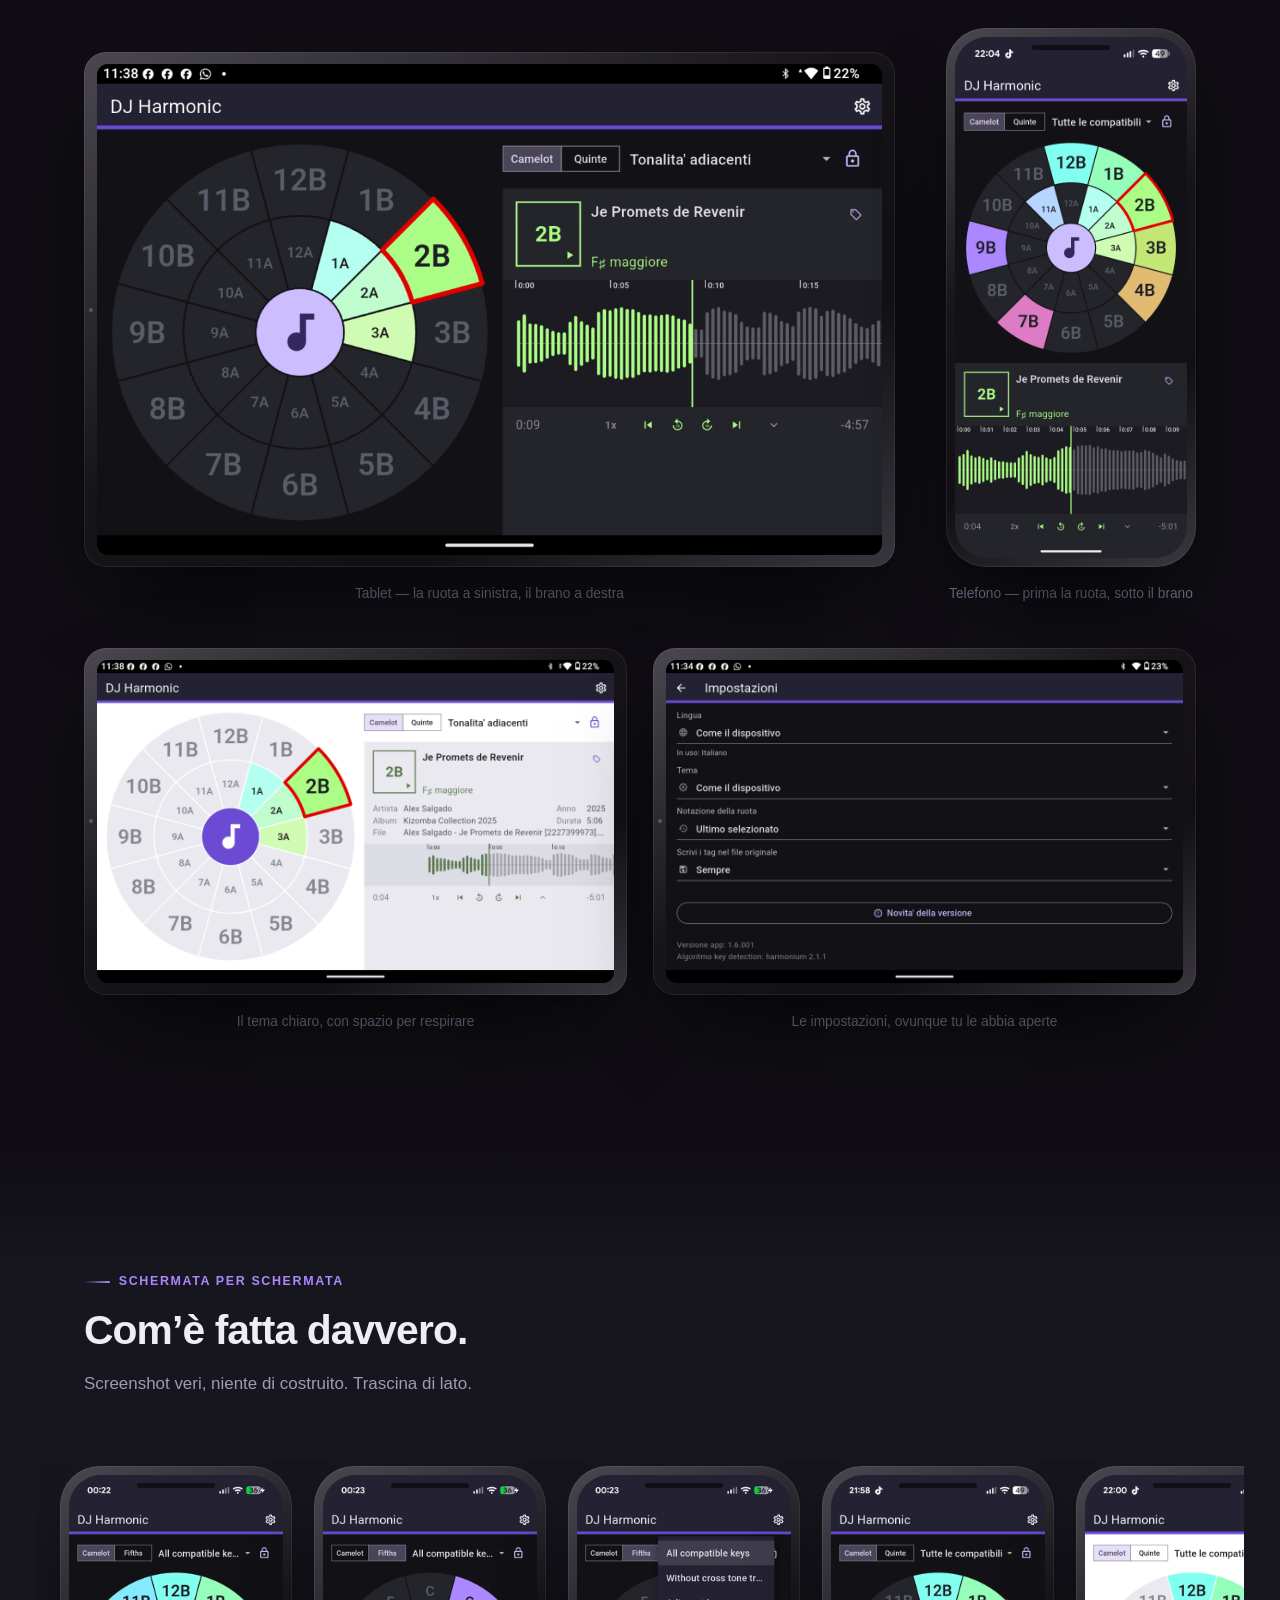
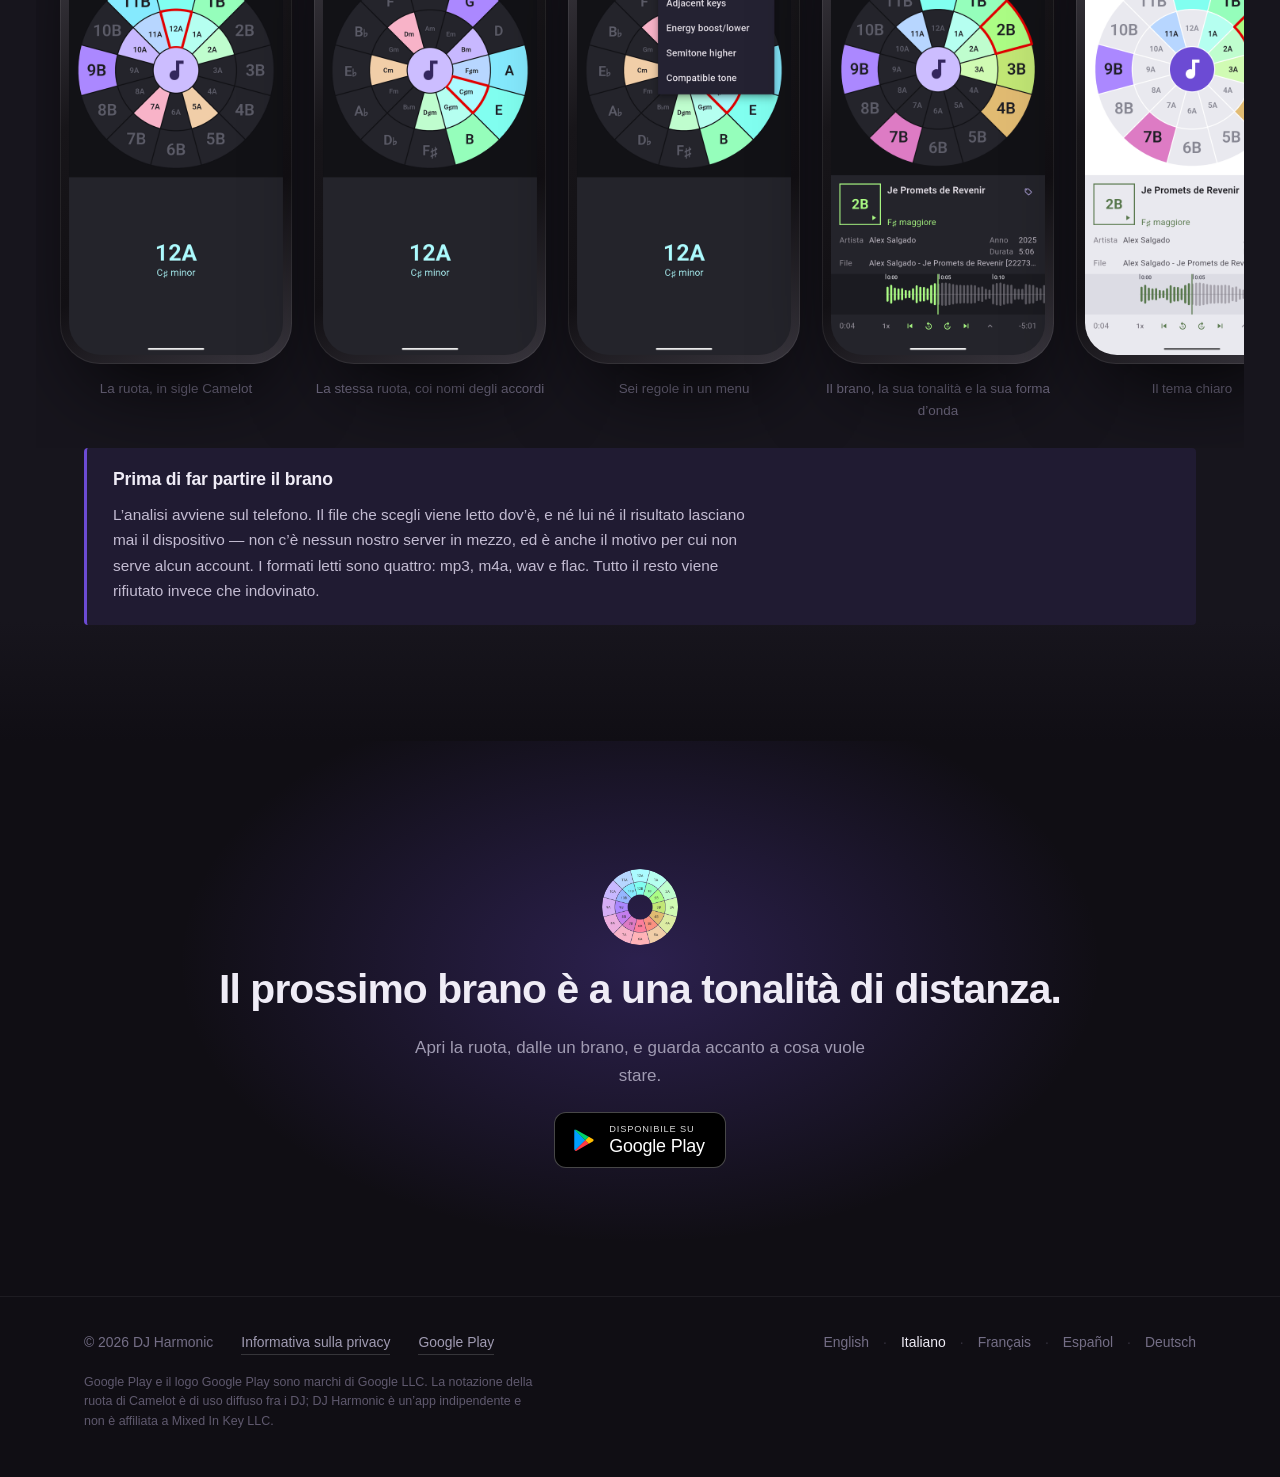
<file: it.html>
<!DOCTYPE html>
<html lang="it">
<head>
<meta charset="utf-8">
<meta name="viewport" content="width=device-width, initial-scale=1">
<title>DJ Harmonic — la ruota di Camelot per mixare in tonalità</title>
<meta name="description" content="DJ Harmonic legge la tonalità di un brano e accende quelle che ci si mixano, su una ruota di Camelot che si legge a colpo d’occhio. Sei regole di mix, analisi del brano intero in pochi secondi, telefono e tablet. Tutto sul tuo dispositivo.">
<link rel="icon" href="assets/icon.png" type="image/png">
<link rel="apple-touch-icon" href="assets/icon.png">

<meta property="og:type" content="website">
<meta property="og:title" content="DJ Harmonic — la ruota di Camelot per mixare in tonalità">
<meta property="og:description" content="Scopri la tonalità di un brano e vedi con quali si sposa. Sei regole, due notazioni, analisi del brano intero. Tutto sul tuo dispositivo.">
<meta property="og:image" content="assets/icon.png">
<meta name="theme-color" content="#100E14">

<link rel="alternate" hreflang="en" href="index.html">
<link rel="alternate" hreflang="it" href="it.html">
<link rel="alternate" hreflang="fr" href="fr.html">
<link rel="alternate" hreflang="es" href="es.html">
<link rel="alternate" hreflang="de" href="de.html">
<link rel="alternate" hreflang="x-default" href="index.html">

<link rel="stylesheet" href="assets/site.css?v=3">
</head>
<body id="top">

<!-- ══════════════════════════ barra in cima ══════════════════════════ -->
<header class="topbar" id="topbar">
  <div class="wrap">
    <a class="brand" href="#top"><img src="assets/icon.png" alt="" width="32" height="32"> DJ Harmonic</a>
    <nav class="navlinks">
      <a href="#engine">Il motore</a>
      <a href="#how">Come funziona</a>
      <a href="#features">Cosa c’è dentro</a>
      <a href="#mixing">Regole di mix</a>
      <a href="#devices">Telefono e tablet</a>
    </nav>

    <details class="lang">
      <summary title="Language">
        <svg viewBox="0 0 24 24" fill="none" stroke="currentColor" stroke-width="1.9" stroke-linecap="round" stroke-linejoin="round" class="globe" aria-hidden="true"><circle cx="12" cy="12" r="9"/><path d="M3 12h18M12 3a15 15 0 0 1 0 18 15 15 0 0 1 0-18z"/></svg>
        IT
        <svg class="chev" viewBox="0 0 24 24" fill="none" stroke="currentColor" stroke-width="2.6" stroke-linecap="round" stroke-linejoin="round" aria-hidden="true"><path d="M6 9l6 6 6-6"/></svg>
      </summary>
      <div class="lang__menu">
        <a href="index.html?lang=en" hreflang="en">English <span>en</span></a>
        <a href="it.html?lang=it" hreflang="it" aria-current="page">Italiano <span>it</span></a>
        <a href="fr.html?lang=fr" hreflang="fr">Français <span>fr</span></a>
        <a href="es.html?lang=es" hreflang="es">Español <span>es</span></a>
        <a href="de.html?lang=de" hreflang="de">Deutsch <span>de</span></a>
      </div>
    </details>

    <a class="play play--sm" href="https://play.google.com/store/apps/details?id=com.Elite.Harmonic" target="_blank" rel="noopener">
        <svg viewBox="0 0 24 24" aria-hidden="true"><path d="M3.6 2.3A1.6 1.6 0 0 0 3 3.6v16.8c0 .53.2 1 .6 1.3l.1.08 9.4-9.4v-.22L3.6 2.3z" fill="#00A0FF"/><path d="M16.3 15.5l-3.2-3.1v-.23l3.2-3.15.08.05 3.72 2.12c1.06.6 1.06 1.6 0 2.2l-3.72 2.11-.08z" fill="#FFBC00"/><path d="M16.38 15.45L13.1 12.28l-9.5 9.5c.35.37.93.42 1.58.05l11.2-6.38" fill="#FF3A44"/><path d="M16.38 9.1L5.18 2.73c-.65-.37-1.23-.32-1.58.05l9.5 9.5 3.28-3.18z" fill="#00D26A"/></svg>
        <span class="txt"><small>Disponibile su</small><strong>Google Play</strong></span>
      </a>
  </div>
</header>

<!-- ══════════════════════════ apertura ══════════════════════════ -->
<section class="hero">
  <div class="hero__bg"><img src="assets/tablet-wheel.png" alt="" aria-hidden="true"></div>
  <div class="wrap">
    <div>
      <span class="eyebrow">per chi mixa in tonalità</span>
      <h1>Ogni brano ha una tonalità. <em>Conoscila prima di lanciarlo.</em></h1>
      <p class="lead">DJ Harmonic legge la tonalità di un brano e accende quelle che gli staranno accanto, su una ruota di Camelot che si legge a colpo d’occhio. Tutto succede sul telefono: nessun account, niente da caricare, niente a cui iscriversi.</p>

      <div class="cta">
        <a class="play" href="https://play.google.com/store/apps/details?id=com.Elite.Harmonic" target="_blank" rel="noopener">
        <svg viewBox="0 0 24 24" aria-hidden="true"><path d="M3.6 2.3A1.6 1.6 0 0 0 3 3.6v16.8c0 .53.2 1 .6 1.3l.1.08 9.4-9.4v-.22L3.6 2.3z" fill="#00A0FF"/><path d="M16.3 15.5l-3.2-3.1v-.23l3.2-3.15.08.05 3.72 2.12c1.06.6 1.06 1.6 0 2.2l-3.72 2.11-.08z" fill="#FFBC00"/><path d="M16.38 15.45L13.1 12.28l-9.5 9.5c.35.37.93.42 1.58.05l11.2-6.38" fill="#FF3A44"/><path d="M16.38 9.1L5.18 2.73c-.65-.37-1.23-.32-1.58.05l9.5 9.5 3.28-3.18z" fill="#00D26A"/></svg>
        <span class="txt"><small>Disponibile su</small><strong>Google Play</strong></span>
      </a>
        <a class="ghost" href="#how">
          Guarda come funziona
          <svg viewBox="0 0 24 24" fill="none" stroke="currentColor" stroke-width="1.9" stroke-linecap="round" stroke-linejoin="round" width="16" height="16" aria-hidden="true"><path d="M5 12h14M13 6l6 6-6 6"/></svg>
        </a>
      </div>

      <div class="chips">
        <span class="chip"><b>24</b> tonalità su una ruota</span>
        <span class="chip"><b>6</b> regole per il mix</span>
        <span class="chip">Funziona <b>offline</b>, senza account</span>
        <span class="chip"><b>5</b> lingue</span>
      </div>
    </div>

    <div class="hero__device">
      <div class="phone">
          <img src="assets/phone-track.png" width="540" height="1212" alt="Il pannello del brano: sigla Camelot, nome dell’accordo, i tag e sotto la forma d’onda, coi comandi di riproduzione.">
        </div>
    </div>
  </div>
</section>

<!-- ══════════════════════════ il motore ══════════════════════════ -->
<section class="band" id="engine">
  <div class="wrap">
    <div class="sechead reveal">
      <span class="eyebrow">il motore</span>
      <h2>harmonium 2.1.1, scritto per quest’app.</h2>
      <p>La tonalità la trova harmonium, un motore di riconoscimento scritto da zero per DJ Harmonic. Lavora sul telefono, sul brano intero, e risponde in pochi secondi.</p>
    </div>

    <div class="grid3">

      <div class="card reveal">
        <div class="card__ico"><svg viewBox="0 0 24 24" fill="none" stroke="currentColor" stroke-width="1.9" stroke-linecap="round" stroke-linejoin="round" aria-hidden="true"><rect x="6.5" y="2.5" width="11" height="19" rx="2.5"/><path d="M10.5 18.5h3"/></svg></div>
        <h3>Fatto per il telefono</h3>
        <p>Ogni passo avviene sul dispositivo, senza server e senza rete. Il brano non lascia mai il telefono, nemmeno per essere analizzato.</p>
      </div>

      <div class="card reveal">
        <div class="card__ico"><svg viewBox="0 0 24 24" fill="none" stroke="currentColor" stroke-width="1.9" stroke-linecap="round" stroke-linejoin="round" aria-hidden="true"><path d="M4 12.5l5 5L20 6.5"/></svg></div>
        <h3>Provato su dataset riconosciuti</h3>
        <p>Costruito e verificato su quasi 3.900 brani di 50 generi, dall’EDM all’opera, prima di arrivare sul tuo telefono.</p>
      </div>

      <div class="card reveal">
        <div class="card__ico"><svg viewBox="0 0 24 24" fill="none" stroke="currentColor" stroke-width="1.9" stroke-linecap="round" stroke-linejoin="round" aria-hidden="true"><path d="M4 10v4M8 6v12M12 3v18M16 7v10M20 10v4"/></svg></div>
        <h3>Il brano intero, dall’inizio alla fine</h3>
        <p>Intro, break e finale compresi, non una fetta presa a metà. Una tonalità che si rivela solo a metà brano viene sentita lo stesso.</p>
      </div>

      <div class="card reveal">
        <div class="card__ico"><svg viewBox="0 0 24 24" fill="none" stroke="currentColor" stroke-width="1.9" stroke-linecap="round" stroke-linejoin="round" aria-hidden="true"><circle cx="12" cy="12" r="9"/><path d="M12 12l4-5M12 3v2.5"/></svg></div>
        <h3>Prima l’accordatura</h3>
        <p>Prima di cercare la tonalità, harmonium misura come è accordato il brano: una registrazione un po’ crescente o calante non finisce nella tonalità accanto.</p>
      </div>

      <div class="card reveal">
        <div class="card__ico"><svg viewBox="0 0 24 24" fill="none" stroke="currentColor" stroke-width="1.9" stroke-linecap="round" stroke-linejoin="round" aria-hidden="true"><circle cx="12" cy="12" r="9"/><path d="M5.6 5.6l12.8 12.8"/></svg></div>
        <h3>Le percussioni da parte</h3>
        <p>La batteria ha energia ovunque e nessuna altezza. harmonium la mette da parte e ascolta l’armonia, con un peso in più sul basso, dove la tonalità si appoggia.</p>
      </div>

      <div class="card reveal">
        <div class="card__ico"><svg viewBox="0 0 24 24" fill="none" stroke="currentColor" stroke-width="1.9" stroke-linecap="round" stroke-linejoin="round" aria-hidden="true"><path d="M20 11a8 8 0 1 0-2.3 5.7"/><path d="M20 4.5V11h-6.5"/></svg></div>
        <h3>Tonalità sempre aggiornate</h3>
        <p>Ogni tonalità porta con sé la versione che l’ha trovata. Quando il motore migliora, si rianalizzano solo i brani la cui risposta può cambiare. Le tonalità scritte da altri programmi restano come sono.</p>
      </div>

    </div>
  </div>
</section>

<!-- ══════════════════════════ come funziona ══════════════════════════ -->
<section class="band band--alt" id="how">
  <div class="wrap">
    <div class="sechead reveal">
      <span class="eyebrow">come funziona</span>
      <h2>Tre mosse, e sai già cosa viene dopo.</h2>
      <p>Niente da configurare prima di cominciare: il pulsante in mezzo alla ruota è già il selettore dei file.</p>
    </div>

    <div class="stepsgrid">
      <div class="reveal">

        <div class="step">
          <div class="step__rail">
            <div class="step__pin"><svg viewBox="0 0 24 24" fill="none" stroke="currentColor" stroke-width="1.9" stroke-linecap="round" stroke-linejoin="round" aria-hidden="true"><path d="M9.5 18V5.2l10-2V16"/><circle cx="6.7" cy="18" r="2.8"/><circle cx="16.7" cy="16" r="2.8"/></svg></div>
            <div class="step__line"></div>
          </div>
          <div class="step__body">
            <h3>Dagli un brano</h3>
            <p>Tocca il pulsante al centro della ruota e scegli un file dal dispositivo — mp3, m4a, wav o flac. Il brano viene letto tutto, in pochi secondi, mentre un anello conta il lavoro e la ruota aspetta.</p>
          </div>
        </div>

        <div class="step">
          <div class="step__rail">
            <div class="step__pin"><svg viewBox="0 0 24 24" fill="none" stroke="currentColor" stroke-width="1.9" stroke-linecap="round" stroke-linejoin="round" aria-hidden="true"><circle cx="12" cy="12" r="9"/><circle cx="12" cy="12" r="3.5"/><path d="M12 3v3M12 18v3M3 12h3M18 12h3"/></svg></div>
            <div class="step__line"></div>
          </div>
          <div class="step__body">
            <h3>Leggi la tonalità trovata</h3>
            <p>La ruota si riaccende sul settore in cui è caduta, cerchiato di rosso. Il pannello sotto porta la sigla Camelot e il nome dell’accordo, e la tonalità finisce nei tag del file: riapri il brano, qui o in un altro programma, e la trovi già lì.</p>
          </div>
        </div>

        <div class="step">
          <div class="step__rail">
            <div class="step__pin"><svg viewBox="0 0 24 24" fill="none" stroke="currentColor" stroke-width="1.9" stroke-linecap="round" stroke-linejoin="round" aria-hidden="true"><rect x="4.5" y="10.5" width="15" height="10" rx="2.5"/><path d="M8 10.5V7a4 4 0 0 1 8 0v3.5"/></svg></div>
            <div class="step__line"></div>
          </div>
          <div class="step__body">
            <h3>Vedi con cosa si mixa</h3>
            <p>Scegli una delle sei regole e la ruota tiene accese solo le tonalità che quella regola ammette, spegnendo tutte le altre. Col lucchetto chiuso una tonalità che non si mixa non si può nemmeno scegliere.</p>
            <div class="step__meta"><span><i class="dot" style="background:#ACFBFF"></i> la tonalità del brano</span><span><i class="dot" style="background:#AB88FF"></i> ci si mixa</span><span><i class="dot" style="background:#3A3742"></i> fuori tonalità</span></div>
          </div>
        </div>

      </div>

      <div class="reveal">
        <div class="phone">
          <img loading="lazy" src="assets/phone-wheel.png" width="540" height="1212" alt="DJ Harmonic su un telefono: la ruota di Camelot con 12A scelta, i settori compatibili accesi e gli altri grigi.">
        </div>
      </div>
    </div>
  </div>
</section>

<!-- ══════════════════════════ cosa c'e' dentro ══════════════════════════ -->
<section class="band" id="features">
  <div class="wrap">
    <div class="sechead reveal">
      <span class="eyebrow">cosa c’è dentro</span>
      <h2>Tutto quello che serve a un set. Niente che non serva.</h2>
      <p>Nessuna libreria da importare, nessun cloud da sincronizzare, nessun account da fare. Si apre sulla ruota e li’ rimane.</p>
    </div>

    <div class="grid3">

      <div class="card reveal">
        <div class="card__ico"><svg viewBox="0 0 24 24" fill="none" stroke="currentColor" stroke-width="1.9" stroke-linecap="round" stroke-linejoin="round" aria-hidden="true"><circle cx="12" cy="12" r="9"/><circle cx="12" cy="12" r="3.6"/><path d="M12 3v5.4M12 15.6V21M3 12h5.4M15.6 12H21"/></svg></div>
        <h3>Ventiquattro settori, un colore ciascuno</h3>
        <p>Le minori sull’anello interno, le maggiori su quello esterno, e un colore fisso per tonalità. Dopo una settimana smetti di leggere le sigle e vai a colore.</p>
      </div>

      <div class="card reveal">
        <div class="card__ico"><svg viewBox="0 0 24 24" fill="none" stroke="currentColor" stroke-width="1.9" stroke-linecap="round" stroke-linejoin="round" aria-hidden="true"><path d="M4 7.5V5h16v2.5M9 19h6M12 5v14"/></svg></div>
        <h3>Sigle Camelot o nomi degli accordi</h3>
        <p>Leggi la ruota come 12A e 1B, oppure come Do♯m e Sol per come stanno sul circolo delle quinte. Un interruttore in cima, e l’app riapre come l’hai lasciata.</p>
      </div>

      <div class="card reveal">
        <div class="card__ico"><svg viewBox="0 0 24 24" fill="none" stroke="currentColor" stroke-width="1.9" stroke-linecap="round" stroke-linejoin="round" aria-hidden="true"><path d="M8 6h13M8 12h13M8 18h13"/><circle cx="3.8" cy="6" r=".9"/><circle cx="3.8" cy="12" r=".9"/><circle cx="3.8" cy="18" r=".9"/></svg></div>
        <h3>Sei regole per il mix</h3>
        <p>Da tutte le compatibili a una mossa sola. La regola scelta sopravvive alla chiusura, perché è il tuo modo di lavorare e non un’impostazione toccata per caso.</p>
      </div>

      <div class="card reveal">
        <div class="card__ico"><svg viewBox="0 0 24 24" fill="none" stroke="currentColor" stroke-width="1.9" stroke-linecap="round" stroke-linejoin="round" aria-hidden="true"><rect x="4.5" y="10.5" width="15" height="10" rx="2.5"/><path d="M8 10.5V7a4 4 0 0 1 8 0v3.5"/></svg></div>
        <h3>Un lucchetto sulle regole</h3>
        <p>Chiuso, la ruota lascia passare solo a una tonalità che si mixa. Aperto, vai dove vuoi. È la differenza fra esercitarsi e improvvisare.</p>
      </div>

      <div class="card reveal">
        <div class="card__ico"><svg viewBox="0 0 24 24" fill="none" stroke="currentColor" stroke-width="1.9" stroke-linecap="round" stroke-linejoin="round" aria-hidden="true"><path d="M13.2 2.5 4.8 13.6H11l-.9 7.9 8.4-11.3H12z"/></svg></div>
        <h3>Tutto il brano, in pochi secondi</h3>
        <p>Ogni analisi ascolta il brano intero, con harmonium, il motore della tonalità scritto da zero per quest’app. Ogni tonalità ricorda quale versione l’ha trovata, e un brano si rianalizza solo quando la risposta può cambiare.</p>
      </div>

      <div class="card reveal">
        <div class="card__ico"><svg viewBox="0 0 24 24" fill="none" stroke="currentColor" stroke-width="1.9" stroke-linecap="round" stroke-linejoin="round" aria-hidden="true"><path d="M20.6 13.4 13.4 20.6a2 2 0 0 1-2.8 0l-7.2-7.2A2 2 0 0 1 3 12V4.5A1.5 1.5 0 0 1 4.5 3H12a2 2 0 0 1 1.4.6l7.2 7.2a2 2 0 0 1 0 2.6z"/><circle cx="7.6" cy="7.6" r="1.3"/></svg></div>
        <h3>I tag del brano, da correggere</h3>
        <p>Titolo, artisti, album, genere, anno e decine d’altri escono dal file, e ci tornano quando li correggi, su mp3 e wav. Scegli quali mostrare nella scheda del brano; se i tag mancano, al loro posto c’è il nome del file.</p>
      </div>

      <div class="card reveal">
        <div class="card__ico"><svg viewBox="0 0 24 24" fill="none" stroke="currentColor" stroke-width="1.9" stroke-linecap="round" stroke-linejoin="round" aria-hidden="true"><circle cx="12" cy="12" r="9"/><path d="M10.2 8.4 16 12l-5.8 3.6z"/></svg></div>
        <h3>Ascolti mentre scegli</h3>
        <p>Il riquadro della tonalità è il pulsante di riproduzione. Il brano parte e si ferma li’, senza una seconda schermata e senza lasciare la ruota.</p>
      </div>

      <div class="card reveal">
        <div class="card__ico"><svg viewBox="0 0 24 24" fill="none" stroke="currentColor" stroke-width="1.9" stroke-linecap="round" stroke-linejoin="round" aria-hidden="true"><rect x="3" y="8.5" width="18" height="7" rx="1.6"/><path d="M7.5 8.5v3M12 8.5v4M16.5 8.5v3"/></svg></div>
        <h3>La forma d’onda, sotto il dito</h3>
        <p>La forma d’onda del brano scorre mentre suona, e la parte già suonata prende il colore. La trascini per spostarti, oppure salti di dieci secondi, all’inizio o alla fine.</p>
      </div>

      <div class="card reveal">
        <div class="card__ico"><svg viewBox="0 0 24 24" fill="none" stroke="currentColor" stroke-width="1.9" stroke-linecap="round" stroke-linejoin="round" aria-hidden="true"><circle cx="12" cy="12" r="9"/><path d="M3 12h18M12 3a15 15 0 0 1 0 18 15 15 0 0 1 0-18z"/></svg></div>
        <h3>Cinque lingue, due temi</h3>
        <p>Italiano, inglese, francese, spagnolo e tedesco, chiaro e scuro. Entrambi seguono il telefono finché non decidi altrimenti.</p>
      </div>

    </div>
  </div>
</section>

<!-- ══════════════════════════ regole di mix ══════════════════════════ -->
<section class="band band--alt" id="mixing">
  <div class="wrap">
    <div class="sechead reveal">
      <span class="eyebrow">regole di mix</span>
      <h2>Sei regole, dalla più prudente alla più spavalda.</h2>
      <p>Una regola è un insieme di mosse sulla ruota. Ne scegli una e la ruota diventa la risposta a una domanda sola: da qui, dove posso andare?</p>
    </div>

    <div class="rulesgrid">
      <div class="rules">

        <div class="rule reveal">
          <span class="rule__key" style="background:#81FFF0">01</span>
          <div>
            <h3>Tutte le compatibili</h3>
            <p>L’insieme completo. Tutto ciò che sta accanto alla tonalità su cui sei, senza metterlo in classifica.</p>
          </div>
        </div>

        <div class="rule reveal">
          <span class="rule__key" style="background:#96B6FF">02</span>
          <div>
            <h3>Senza passaggio incrociato</h3>
            <p>Lo stesso insieme meno il salto fra i due anelli. Quel che resta è il terreno su cui nessuno discute.</p>
          </div>
        </div>

        <div class="rule reveal">
          <span class="rule__key" style="background:#AB88FF">03</span>
          <div>
            <h3>Tonalità adiacenti</h3>
            <p>Solo le vicine: un passo lungo la ruota, oppure dritto sull’altro anello. La mossa che puoi fare a occhi chiusi.</p>
          </div>
        </div>

        <div class="rule reveal">
          <span class="rule__key" style="background:#DD7BC4">04</span>
          <div>
            <h3>Aumento e calo di energia</h3>
            <p>Due passi sopra o due sotto: le mosse che alzano una pista, e quelle che la riportano a terra.</p>
          </div>
        </div>

        <div class="rule reveal">
          <span class="rule__key" style="background:#FD7E9B">05</span>
          <div>
            <h3>Un semitono sopra</h3>
            <p>Una mossa e una sola, a sette settori di distanza — un semitono in su. Il rilancio più antico che ci sia.</p>
          </div>
        </div>

        <div class="rule reveal">
          <span class="rule__key" style="background:#C2E775">06</span>
          <div>
            <h3>Tonalità compatibile</h3>
            <p>Tre settori indietro con cambio di anello. Più lontano da casa di quanto sembri, e ancora consonante.</p>
          </div>
        </div>

      </div>

      <div class="shots reveal">
        <div class="phone">
          <img loading="lazy" src="assets/phone-rules.png" width="540" height="1212" alt="Il menu delle regole aperto sulle sue sei voci, da tutte le compatibili alla tonalità compatibile.">
        </div>
        <div class="phone">
          <img loading="lazy" src="assets/phone-light.png" width="540" height="1212" alt="La regola di tutte le compatibili su 2B: restano accese solo le tonalità che si mixano.">
        </div>
      </div>
    </div>

    <div class="note reveal" style="margin-top:38px">
      <h3>Come si legge una sigla Camelot</h3>
      <p>Il numero è la posizione sul circolo delle quinte, da 1 a 12; la lettera è l’anello — A per le minori, B per le maggiori. Due brani si mixano quando le sigle sono uguali, o distanti uno, oppure hanno lo stesso numero e lettera scambiata. La notazione è tutta qui, e i conti li fa la ruota.</p>
    </div>

    <div class="ribbon reveal" aria-hidden="true"><span style="background:#95FEBB"></span><span style="background:#ACFD85"></span><span style="background:#C2E775"></span><span style="background:#E1BB72"></span><span style="background:#FB9181"></span><span style="background:#FD7E9B"></span><span style="background:#DD7BC4"></span><span style="background:#C47EEE"></span><span style="background:#AB88FF"></span><span style="background:#96B6FF"></span><span style="background:#85EAFE"></span><span style="background:#81FFF0"></span><span style="background:#ACFBFF"></span><span style="background:#B7D6FF"></span><span style="background:#C8B8FF"></span><span style="background:#D6AEF5"></span><span style="background:#EBADDE"></span><span style="background:#F8B3C8"></span><span style="background:#FFB3B7"></span><span style="background:#F1CEA8"></span><span style="background:#DCECA3"></span><span style="background:#D0FBB3"></span><span style="background:#BFFDCE"></span><span style="background:#B5FFF0"></span></div>
  </div>
</section>

<!-- ══════════════════════════ telefono e tablet ══════════════════════════ -->
<section class="band" id="devices">
  <div class="wrap">
    <div class="sechead reveal">
      <span class="eyebrow">telefono e tablet</span>
      <h2>La stessa ruota, su qualunque schermo ci sia sul banco.</h2>
      <p>La disposizione segue lo schermo invece di essere tirata per starci dentro. Sul telefono la ruota prende l’alto e il brano si mette sotto. Giri il telefono, o apri l’app su un tablet, e i due si affiancano.</p>
    </div>

    <div class="devices">
      <div class="reveal">
        <div class="tablet">
          <img loading="lazy" src="assets/tablet-wheel.png" width="1120" height="700" alt="DJ Harmonic su un tablet: la ruota a sinistra con la regola delle adiacenti, il brano e la sua forma d’onda a destra.">
        </div>
        <p class="caption">Tablet — la ruota a sinistra, il brano a destra</p>
      </div>
      <div class="reveal">
        <div class="phone">
          <img loading="lazy" src="assets/phone-playing.png" width="540" height="1212" alt="La forma d’onda aperta sotto la ruota, una tacca al secondo, la parte già suonata a colori.">
        </div>
        <p class="caption">Telefono — prima la ruota, sotto il brano</p>
      </div>
    </div>

    <div class="split2">
      <div class="reveal">
        <div class="tablet">
          <img loading="lazy" src="assets/tablet-light.png" width="1120" height="700" alt="La disposizione su tablet col tema chiaro, coi tag del brano e la forma d’onda.">
        </div>
        <p class="caption">Il tema chiaro, con spazio per respirare</p>
      </div>
      <div class="reveal">
        <div class="tablet">
          <img loading="lazy" src="assets/tablet-settings.png" width="1120" height="700" alt="La pagina delle impostazioni su un tablet.">
        </div>
        <p class="caption">Le impostazioni, ovunque tu le abbia aperte</p>
      </div>
    </div>
  </div>
</section>

<!-- ══════════════════════════ galleria ══════════════════════════ -->
<section class="band band--alt" id="screens">
  <div class="wrap">
    <div class="sechead reveal">
      <span class="eyebrow">schermata per schermata</span>
      <h2>Com’è fatta davvero.</h2>
      <p>Screenshot veri, niente di costruito. Trascina di lato.</p>
    </div>
  </div>

  <div class="railwrap reveal">
    <div class="rail">
      <figure class="shot">
        <div class="phone">
          <img loading="lazy" src="assets/phone-wheel.png" width="540" height="1212" alt="DJ Harmonic su un telefono: la ruota di Camelot con 12A scelta, i settori compatibili accesi e gli altri grigi.">
        </div>
        <figcaption>La ruota, in sigle Camelot</figcaption>
      </figure>
      <figure class="shot">
        <div class="phone">
          <img loading="lazy" src="assets/phone-fifths.png" width="540" height="1212" alt="La stessa ruota etichettata coi nomi degli accordi, do diesis minore scelta e le compatibili accese.">
        </div>
        <figcaption>La stessa ruota, coi nomi degli accordi</figcaption>
      </figure>
      <figure class="shot">
        <div class="phone">
          <img loading="lazy" src="assets/phone-rules.png" width="540" height="1212" alt="Il menu delle regole aperto sulle sue sei voci, da tutte le compatibili alla tonalità compatibile.">
        </div>
        <figcaption>Sei regole in un menu</figcaption>
      </figure>
      <figure class="shot">
        <div class="phone">
          <img loading="lazy" src="assets/phone-track.png" width="540" height="1212" alt="Il pannello del brano: sigla Camelot, nome dell’accordo, i tag e sotto la forma d’onda, coi comandi di riproduzione.">
        </div>
        <figcaption>Il brano, la sua tonalità e la sua forma d’onda</figcaption>
      </figure>
      <figure class="shot">
        <div class="phone">
          <img loading="lazy" src="assets/phone-light.png" width="540" height="1212" alt="La stessa schermata col tema chiaro.">
        </div>
        <figcaption>Il tema chiaro</figcaption>
      </figure>
      <figure class="shot">
        <div class="phone">
          <img loading="lazy" src="assets/phone-tags.png" width="540" height="1212" alt="La modifica dei tag: titolo, interpreti, album, anno, genere e numero del brano, con Salva e Annulla.">
        </div>
        <figcaption>Tag da correggere, salvati nel file</figcaption>
      </figure>
      <figure class="shot">
        <div class="phone">
          <img loading="lazy" src="assets/phone-all-tags.png" width="540" height="1212" alt="Tutti i tag del brano, a gruppi, con una puntina accanto a ciascuno per tenerlo nella scheda.">
        </div>
        <figcaption>Tutti i tag, e quelli che fissi</figcaption>
      </figure>
      <figure class="shot">
        <div class="phone">
          <img loading="lazy" src="assets/phone-playing.png" width="540" height="1212" alt="La forma d’onda aperta sotto la ruota, una tacca al secondo, la parte già suonata a colori.">
        </div>
        <figcaption>La forma d’onda, aperta</figcaption>
      </figure>
      <figure class="shot">
        <div class="phone">
          <img loading="lazy" src="assets/phone-settings.png" width="540" height="1212" alt="Le impostazioni: lingua, tema, notazione della ruota, scrittura dei tag nel file e novità della versione.">
        </div>
        <figcaption>Lingua, tema, notazione, tag</figcaption>
      </figure>
    </div>
  </div>

  <div class="wrap">
    <div class="note reveal">
      <h3>Prima di far partire il brano</h3>
      <p>L’analisi avviene sul telefono. Il file che scegli viene letto dov’è, e né lui né il risultato lasciano mai il dispositivo — non c’è nessun nostro server in mezzo, ed è anche il motivo per cui non serve alcun account. I formati letti sono quattro: mp3, m4a, wav e flac. Tutto il resto viene rifiutato invece che indovinato.</p>
    </div>
  </div>
</section>

<!-- ══════════════════════════ chiamata finale ══════════════════════════ -->
<section class="final">
  <div class="wrap reveal">
    <img class="mark" src="assets/icon.png" alt="" width="76" height="76">
    <h2>Il prossimo brano è a una tonalità di distanza.</h2>
    <p>Apri la ruota, dalle un brano, e guarda accanto a cosa vuole stare.</p>
    <a class="play" href="https://play.google.com/store/apps/details?id=com.Elite.Harmonic" target="_blank" rel="noopener">
        <svg viewBox="0 0 24 24" aria-hidden="true"><path d="M3.6 2.3A1.6 1.6 0 0 0 3 3.6v16.8c0 .53.2 1 .6 1.3l.1.08 9.4-9.4v-.22L3.6 2.3z" fill="#00A0FF"/><path d="M16.3 15.5l-3.2-3.1v-.23l3.2-3.15.08.05 3.72 2.12c1.06.6 1.06 1.6 0 2.2l-3.72 2.11-.08z" fill="#FFBC00"/><path d="M16.38 15.45L13.1 12.28l-9.5 9.5c.35.37.93.42 1.58.05l11.2-6.38" fill="#FF3A44"/><path d="M16.38 9.1L5.18 2.73c-.65-.37-1.23-.32-1.58.05l9.5 9.5 3.28-3.18z" fill="#00D26A"/></svg>
        <span class="txt"><small>Disponibile su</small><strong>Google Play</strong></span>
      </a>
  </div>
</section>

<!-- ══════════════════════════ piede ══════════════════════════ -->
<footer>
  <div class="wrap">
    <span>© 2026 DJ Harmonic</span>
    <a href="privacy-policy.html#it">Informativa sulla privacy</a>
    <a href="https://play.google.com/store/apps/details?id=com.Elite.Harmonic" target="_blank" rel="noopener">Google Play</a>
    <span class="spacer"></span>
    <span class="langrow">
      <a href="index.html?lang=en" hreflang="en">English</a><i>·</i>
      <a href="it.html?lang=it" hreflang="it" aria-current="page">Italiano</a><i>·</i>
      <a href="fr.html?lang=fr" hreflang="fr">Français</a><i>·</i>
      <a href="es.html?lang=es" hreflang="es">Español</a><i>·</i>
      <a href="de.html?lang=de" hreflang="de">Deutsch</a>
    </span>
  </div>
  <div class="wrap">
    <p class="legal">Google Play e il logo Google Play sono marchi di Google LLC. La notazione della ruota di Camelot è di uso diffuso fra i DJ; DJ Harmonic è un’app indipendente e non è affiliata a Mixed In Key LLC.</p>
  </div>
</footer>

<!-- ══════════════════════════ avviso sull'archiviazione ══════════════════════════ -->
<aside class="notice" id="notice" hidden aria-label="Storage notice">
  <div class="notice__in">
    <p>Questo sito conserva una cosa sola sul tuo dispositivo: la lingua che scegli dal menu, così la prossima visita si apre in quella. Nessun cookie, nessuna analisi, nessun servizio di terze parti. <a href="privacy-policy.html#it">Informativa sulla privacy</a></p>
    <button type="button">Ho capito</button>
  </div>
</aside>

<script src="assets/site.js?v=3"></script>

</body>
</html>
</file>
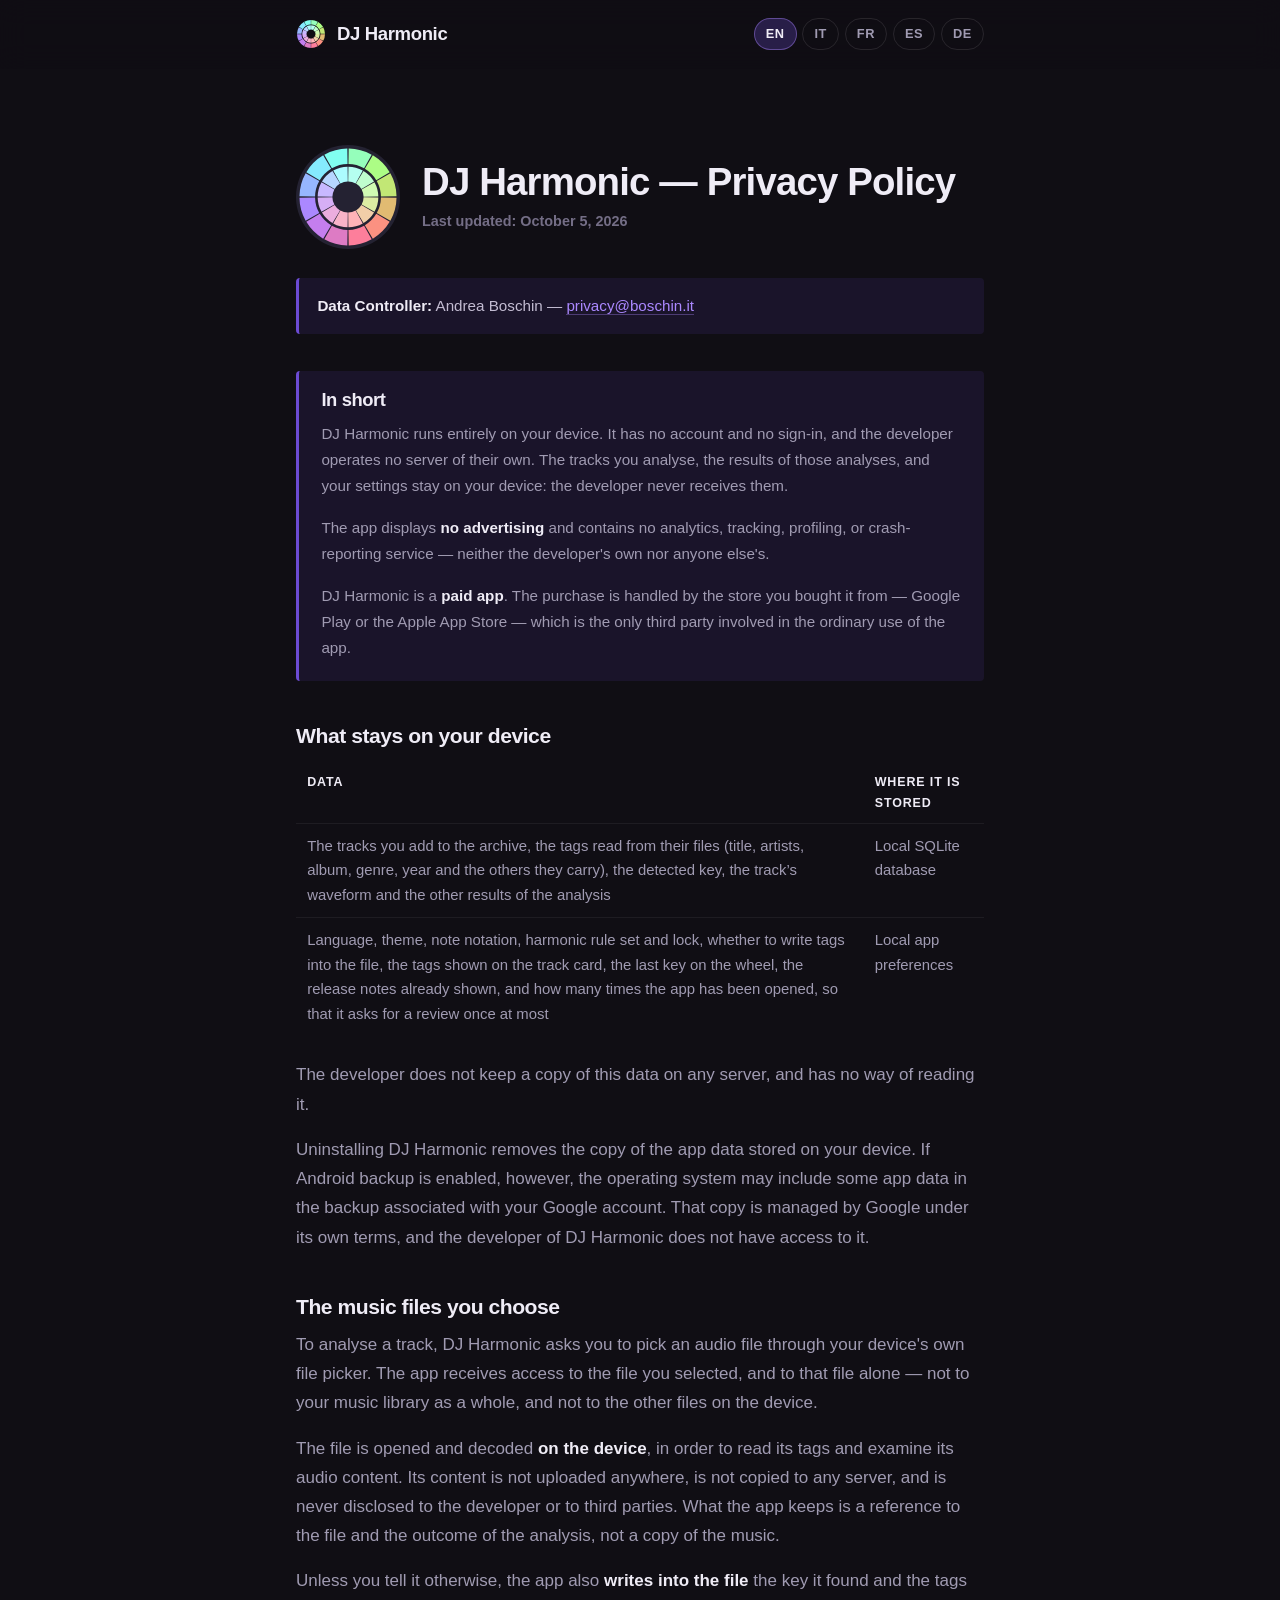
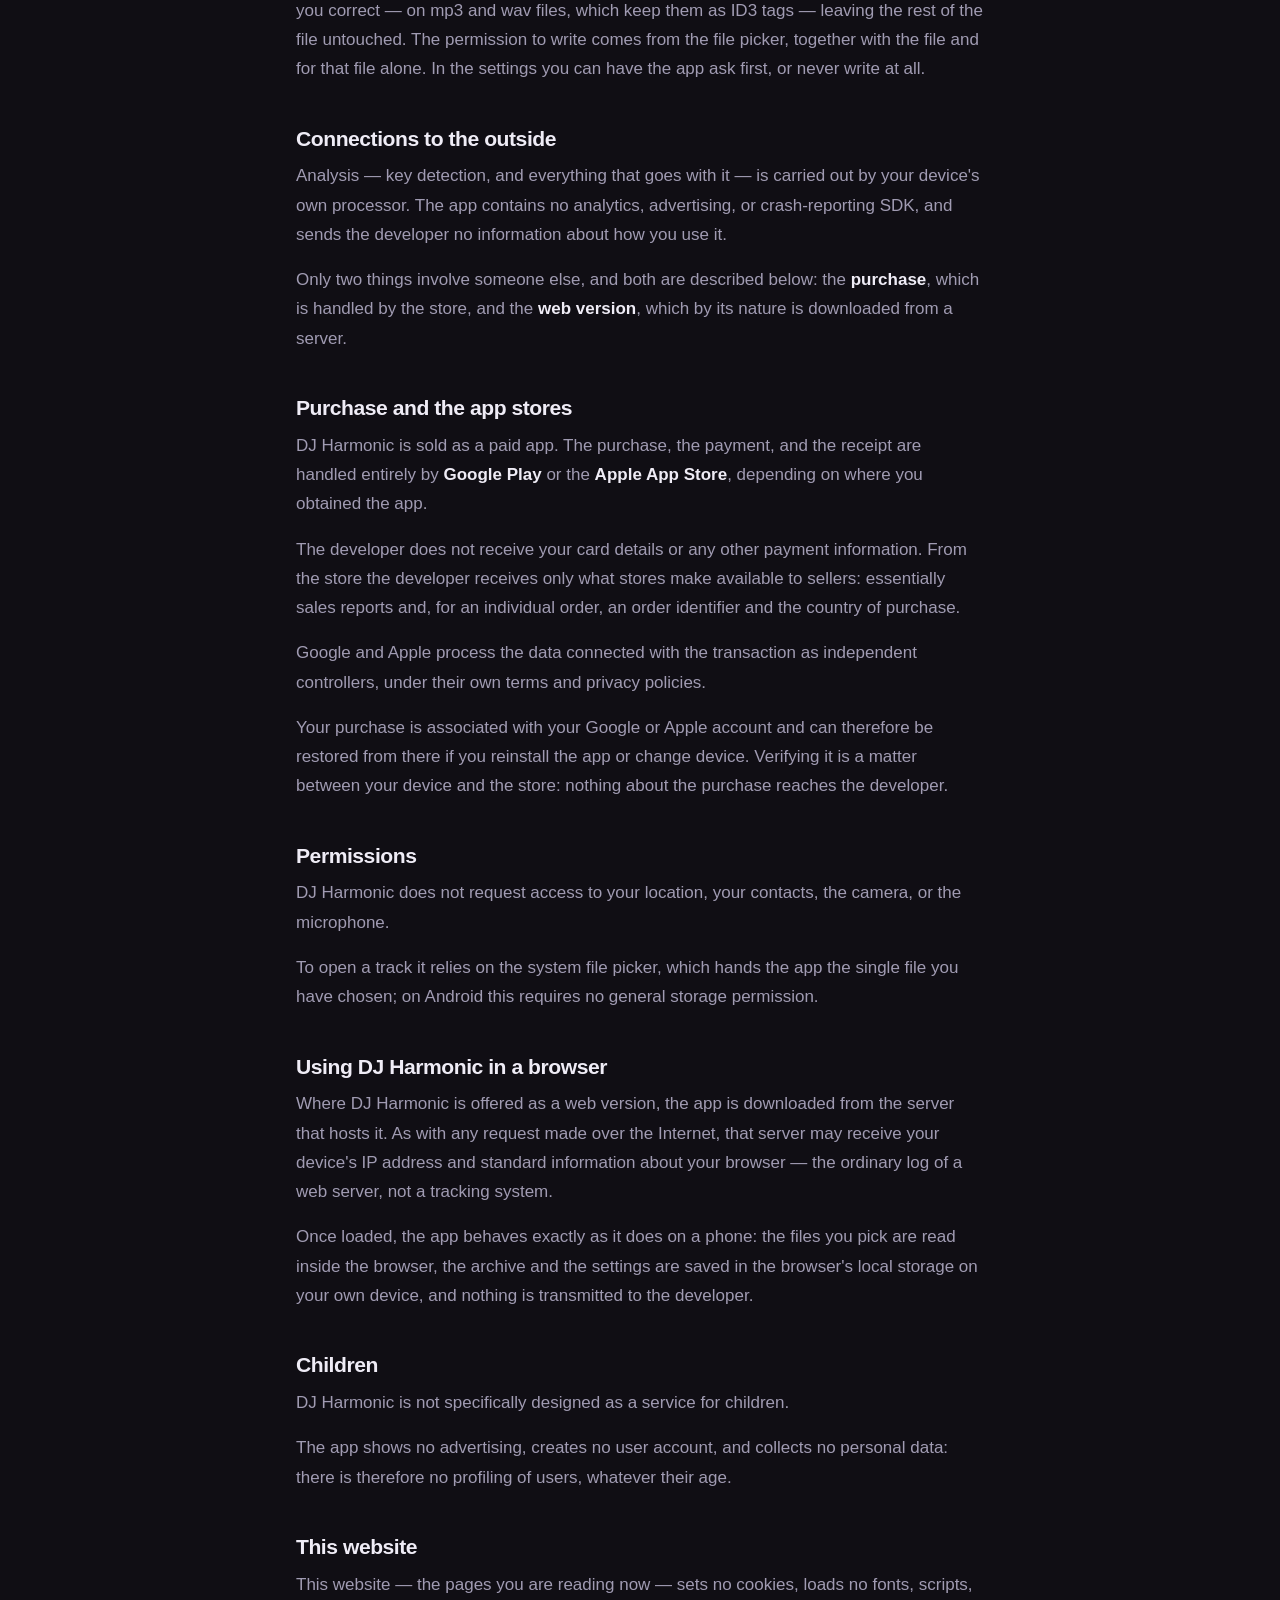
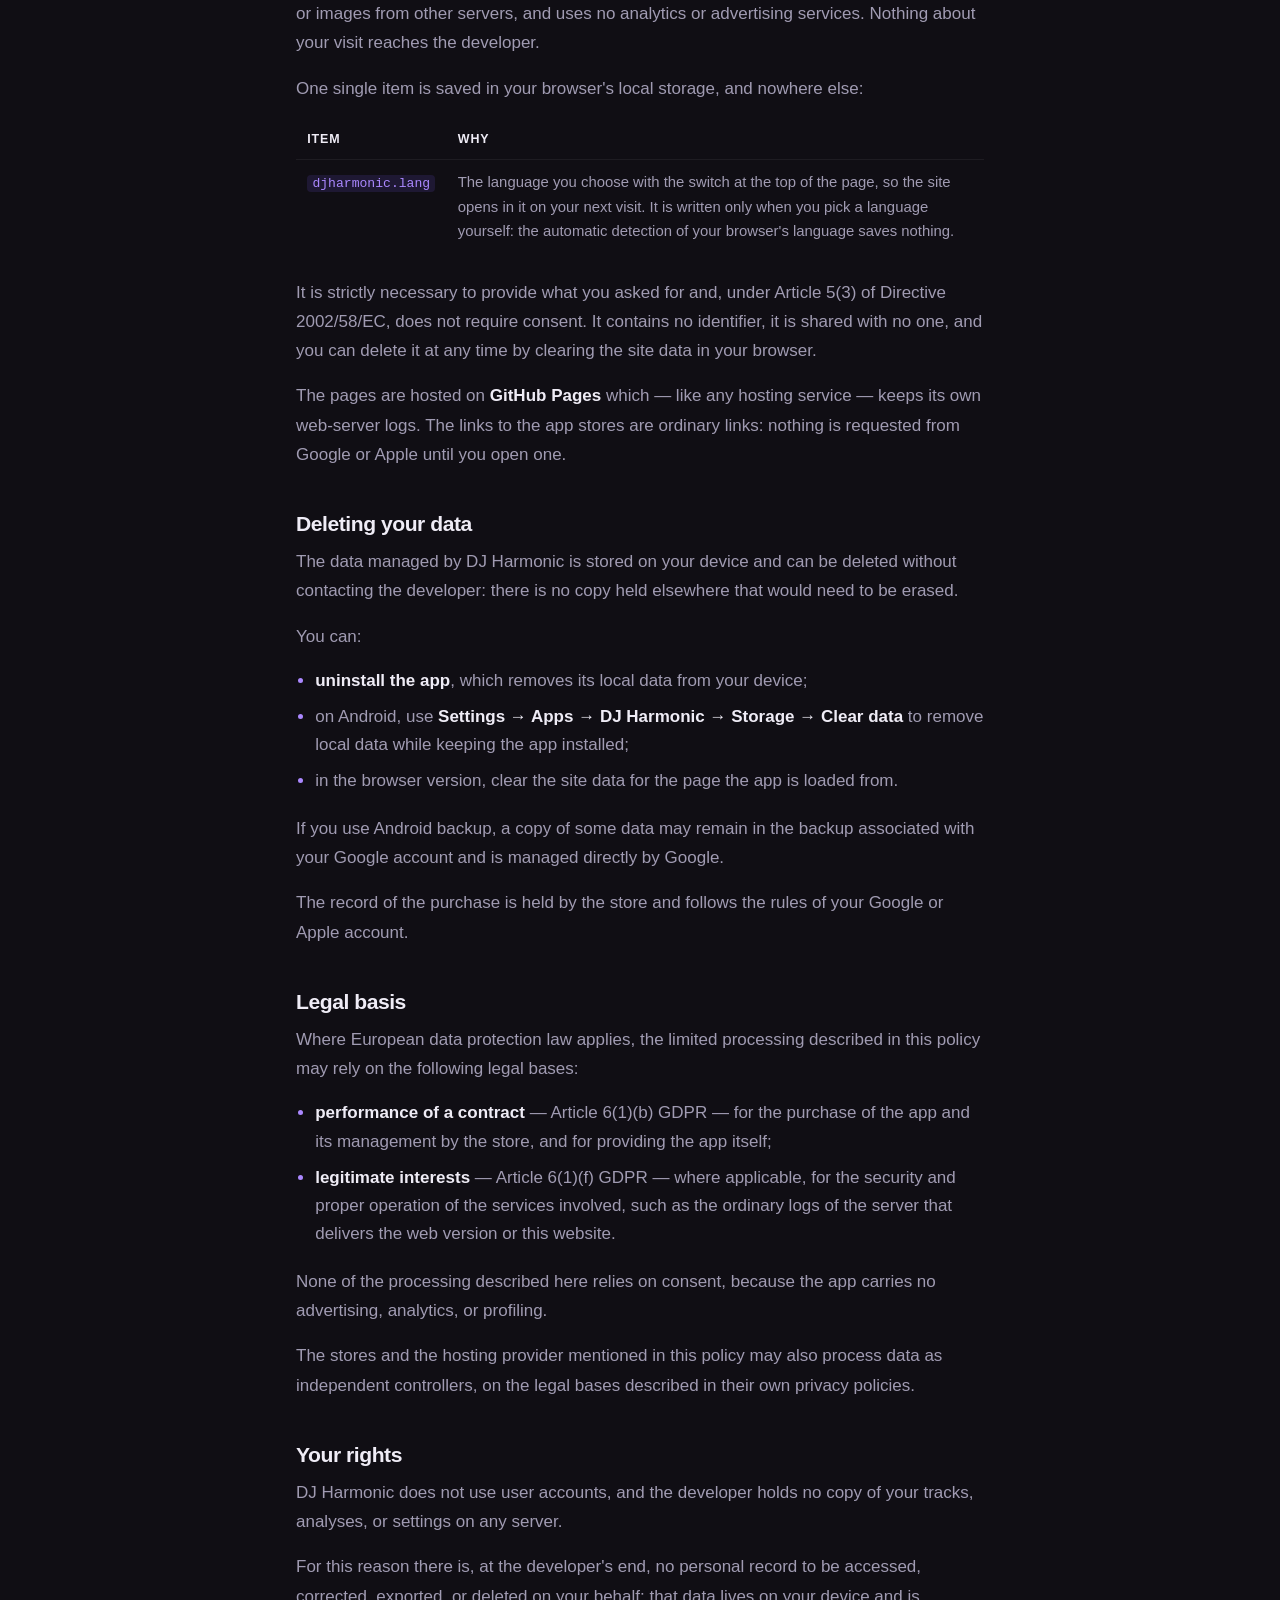
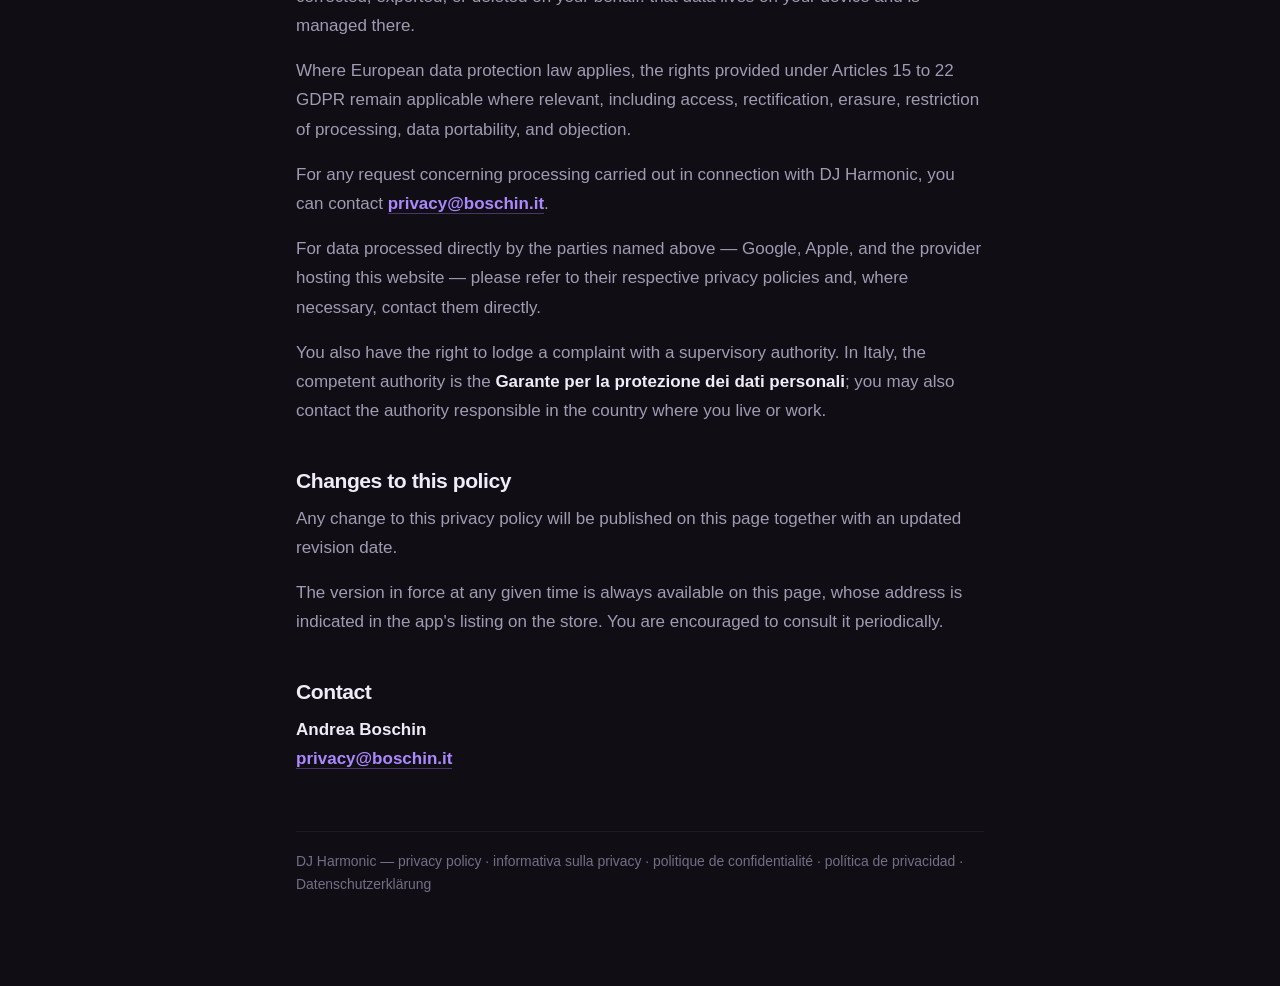
<file: privacy-policy.html>
<!DOCTYPE html>
<html lang="en">
<head>
<meta charset="utf-8">
<meta name="viewport" content="width=device-width, initial-scale=1">
<title>DJ Harmonic — Privacy Policy</title>
<meta name="description" content="Privacy policy of the DJ Harmonic app: everything stays on your device. No account, no server, no advertising, no analytics.">
<meta name="theme-color" content="#100E14">
<link rel="icon" href="assets/icon.png" type="image/png">
<link rel="apple-touch-icon" href="assets/icon.png">

<link rel="stylesheet" href="assets/site.css?v=3">
</head>
<body>

<header class="topbar topbar--doc" id="topbar">
  <div class="wrap">
    <a class="brand" href="index.html"><svg width="30" height="30" viewBox="0 0 120 120" role="img" aria-hidden="true"><path fill="#95FEBB" d="M60.78 4.01A56 56 0 0 1 87.32 11.12L78.54 26.83A38 38 0 0 0 60.53 22Z"/><path fill="#B5FFF0" d="M60.49 25A35 35 0 0 1 77.08 29.45L68.78 44.29A18 18 0 0 0 60.25 42Z"/><path fill="#ACFD85" d="M88.67 11.9A56 56 0 0 1 108.1 31.33L92.64 40.54A38 38 0 0 0 79.46 27.36Z"/><path fill="#BFFDCE" d="M77.92 29.94A35 35 0 0 1 90.06 42.08L75.46 50.78A18 18 0 0 0 69.22 44.54Z"/><path fill="#C2E775" d="M108.88 32.68A56 56 0 0 1 115.99 59.22L98 59.47A38 38 0 0 0 93.17 41.46Z"/><path fill="#D0FBB3" d="M90.55 42.92A35 35 0 0 1 95 59.51L78 59.75A18 18 0 0 0 75.71 51.22Z"/><path fill="#E1BB72" d="M115.99 60.78A56 56 0 0 1 108.88 87.32L93.17 78.54A38 38 0 0 0 98 60.53Z"/><path fill="#DCECA3" d="M95 60.49A35 35 0 0 1 90.55 77.08L75.71 68.78A18 18 0 0 0 78 60.25Z"/><path fill="#FB9181" d="M108.1 88.67A56 56 0 0 1 88.67 108.1L79.46 92.64A38 38 0 0 0 92.64 79.46Z"/><path fill="#F1CEA8" d="M90.06 77.92A35 35 0 0 1 77.92 90.06L69.22 75.46A18 18 0 0 0 75.46 69.22Z"/><path fill="#FD7E9B" d="M87.32 108.88A56 56 0 0 1 60.78 115.99L60.53 98A38 38 0 0 0 78.54 93.17Z"/><path fill="#FFB3B7" d="M77.08 90.55A35 35 0 0 1 60.49 95L60.25 78A18 18 0 0 0 68.78 75.71Z"/><path fill="#DD7BC4" d="M59.22 115.99A56 56 0 0 1 32.68 108.88L41.46 93.17A38 38 0 0 0 59.47 98Z"/><path fill="#F8B3C8" d="M59.51 95A35 35 0 0 1 42.92 90.55L51.22 75.71A18 18 0 0 0 59.75 78Z"/><path fill="#C47EEE" d="M31.33 108.1A56 56 0 0 1 11.9 88.67L27.36 79.46A38 38 0 0 0 40.54 92.64Z"/><path fill="#EBADDE" d="M42.08 90.06A35 35 0 0 1 29.94 77.92L44.54 69.22A18 18 0 0 0 50.78 75.46Z"/><path fill="#AB88FF" d="M11.12 87.32A56 56 0 0 1 4.01 60.78L22 60.53A38 38 0 0 0 26.83 78.54Z"/><path fill="#D6AEF5" d="M29.45 77.08A35 35 0 0 1 25 60.49L42 60.25A18 18 0 0 0 44.29 68.78Z"/><path fill="#96B6FF" d="M4.01 59.22A56 56 0 0 1 11.12 32.68L26.83 41.46A38 38 0 0 0 22 59.47Z"/><path fill="#C8B8FF" d="M25 59.51A35 35 0 0 1 29.45 42.92L44.29 51.22A18 18 0 0 0 42 59.75Z"/><path fill="#85EAFE" d="M11.9 31.33A56 56 0 0 1 31.33 11.9L40.54 27.36A38 38 0 0 0 27.36 40.54Z"/><path fill="#B7D6FF" d="M29.94 42.08A35 35 0 0 1 42.08 29.94L50.78 44.54A18 18 0 0 0 44.54 50.78Z"/><path fill="#81FFF0" d="M32.68 11.12A56 56 0 0 1 59.22 4.01L59.47 22A38 38 0 0 0 41.46 26.83Z"/><path fill="#ACFBFF" d="M42.92 29.45A35 35 0 0 1 59.51 25L59.75 42A18 18 0 0 0 51.22 44.29Z"/></svg> <span>DJ Harmonic</span></a>
    <div class="langs" role="group" aria-label="Language">
      <button type="button" data-set="en" aria-label="English" aria-pressed="false">EN</button>
      <button type="button" data-set="it" aria-label="Italiano" aria-pressed="false">IT</button>
      <button type="button" data-set="fr" aria-label="Français" aria-pressed="false">FR</button>
      <button type="button" data-set="es" aria-label="Español" aria-pressed="false">ES</button>
      <button type="button" data-set="de" aria-label="Deutsch" aria-pressed="false">DE</button>
    </div>
  </div>
</header>

<main class="doc wrap">

<section lang="en">

  <div class="masthead">
    <svg width="104" height="104" viewBox="0 0 120 120" role="img" aria-hidden="true"><circle cx="60" cy="60" r="60" fill="#242232"/><path fill="#95FEBB" d="M60.78 4.01A56 56 0 0 1 87.32 11.12L78.54 26.83A38 38 0 0 0 60.53 22Z"/><path fill="#B5FFF0" d="M60.49 25A35 35 0 0 1 77.08 29.45L68.78 44.29A18 18 0 0 0 60.25 42Z"/><path fill="#ACFD85" d="M88.67 11.9A56 56 0 0 1 108.1 31.33L92.64 40.54A38 38 0 0 0 79.46 27.36Z"/><path fill="#BFFDCE" d="M77.92 29.94A35 35 0 0 1 90.06 42.08L75.46 50.78A18 18 0 0 0 69.22 44.54Z"/><path fill="#C2E775" d="M108.88 32.68A56 56 0 0 1 115.99 59.22L98 59.47A38 38 0 0 0 93.17 41.46Z"/><path fill="#D0FBB3" d="M90.55 42.92A35 35 0 0 1 95 59.51L78 59.75A18 18 0 0 0 75.71 51.22Z"/><path fill="#E1BB72" d="M115.99 60.78A56 56 0 0 1 108.88 87.32L93.17 78.54A38 38 0 0 0 98 60.53Z"/><path fill="#DCECA3" d="M95 60.49A35 35 0 0 1 90.55 77.08L75.71 68.78A18 18 0 0 0 78 60.25Z"/><path fill="#FB9181" d="M108.1 88.67A56 56 0 0 1 88.67 108.1L79.46 92.64A38 38 0 0 0 92.64 79.46Z"/><path fill="#F1CEA8" d="M90.06 77.92A35 35 0 0 1 77.92 90.06L69.22 75.46A18 18 0 0 0 75.46 69.22Z"/><path fill="#FD7E9B" d="M87.32 108.88A56 56 0 0 1 60.78 115.99L60.53 98A38 38 0 0 0 78.54 93.17Z"/><path fill="#FFB3B7" d="M77.08 90.55A35 35 0 0 1 60.49 95L60.25 78A18 18 0 0 0 68.78 75.71Z"/><path fill="#DD7BC4" d="M59.22 115.99A56 56 0 0 1 32.68 108.88L41.46 93.17A38 38 0 0 0 59.47 98Z"/><path fill="#F8B3C8" d="M59.51 95A35 35 0 0 1 42.92 90.55L51.22 75.71A18 18 0 0 0 59.75 78Z"/><path fill="#C47EEE" d="M31.33 108.1A56 56 0 0 1 11.9 88.67L27.36 79.46A38 38 0 0 0 40.54 92.64Z"/><path fill="#EBADDE" d="M42.08 90.06A35 35 0 0 1 29.94 77.92L44.54 69.22A18 18 0 0 0 50.78 75.46Z"/><path fill="#AB88FF" d="M11.12 87.32A56 56 0 0 1 4.01 60.78L22 60.53A38 38 0 0 0 26.83 78.54Z"/><path fill="#D6AEF5" d="M29.45 77.08A35 35 0 0 1 25 60.49L42 60.25A18 18 0 0 0 44.29 68.78Z"/><path fill="#96B6FF" d="M4.01 59.22A56 56 0 0 1 11.12 32.68L26.83 41.46A38 38 0 0 0 22 59.47Z"/><path fill="#C8B8FF" d="M25 59.51A35 35 0 0 1 29.45 42.92L44.29 51.22A18 18 0 0 0 42 59.75Z"/><path fill="#85EAFE" d="M11.9 31.33A56 56 0 0 1 31.33 11.9L40.54 27.36A38 38 0 0 0 27.36 40.54Z"/><path fill="#B7D6FF" d="M29.94 42.08A35 35 0 0 1 42.08 29.94L50.78 44.54A18 18 0 0 0 44.54 50.78Z"/><path fill="#81FFF0" d="M32.68 11.12A56 56 0 0 1 59.22 4.01L59.47 22A38 38 0 0 0 41.46 26.83Z"/><path fill="#ACFBFF" d="M42.92 29.45A35 35 0 0 1 59.51 25L59.75 42A18 18 0 0 0 51.22 44.29Z"/></svg>
    <div>
      <h1>DJ Harmonic — Privacy Policy</h1>
      <p class="updated"><strong>Last updated: October 5, 2026</strong></p>
    </div>
  </div>

  <p class="controller">
    <strong>Data Controller:</strong> Andrea Boschin —
    <a href="mailto:privacy@boschin.it">privacy@boschin.it</a>
  </p>

  <div class="short">
    <h2>In short</h2>
    <p>
      DJ Harmonic runs entirely on your device. It has no account and no sign-in, and the
      developer operates no server of their own. The tracks you analyse, the results of
      those analyses, and your settings stay on your device: the developer never receives
      them.
    </p>
    <p>
      The app displays <strong>no advertising</strong> and contains no analytics,
      tracking, profiling, or crash-reporting service — neither the developer's own nor
      anyone else's.
    </p>
    <p>
      DJ Harmonic is a <strong>paid app</strong>. The purchase is handled by the store you
      bought it from — Google Play or the Apple App Store — which is the only third party
      involved in the ordinary use of the app.
    </p>
  </div>

  <h2>What stays on your device</h2>
  <div class="table-wrap">
    <table>
      <tr><th>Data</th><th>Where it is stored</th></tr>
      <tr><td>The tracks you add to the archive, the tags read from their files (title, artists, album, genre, year and the others they carry), the detected key, the track’s waveform and the other results of the analysis</td><td>Local SQLite database</td></tr>
      <tr><td>Language, theme, note notation, harmonic rule set and lock, whether to write tags into the file, the tags shown on the track card, the last key on the wheel, the release notes already shown, and how many times the app has been opened, so that it asks for a review once at most</td><td>Local app preferences</td></tr>
    </table>
  </div>
  <p>
    The developer does not keep a copy of this data on any server, and has no way of
    reading it.
  </p>
  <p>
    Uninstalling DJ Harmonic removes the copy of the app data stored on your device. If
    Android backup is enabled, however, the operating system may include some app data in
    the backup associated with your Google account. That copy is managed by Google under
    its own terms, and the developer of DJ Harmonic does not have access to it.
  </p>

  <h2>The music files you choose</h2>
  <p>
    To analyse a track, DJ Harmonic asks you to pick an audio file through your device's
    own file picker. The app receives access to the file you selected, and to that file
    alone — not to your music library as a whole, and not to the other files on the
    device.
  </p>
  <p>
    The file is opened and decoded <strong>on the device</strong>, in order to read its
    tags and examine its audio content. Its content is not uploaded anywhere, is not
    copied to any server, and is never disclosed to the developer or to third parties.
    What the app keeps is a reference to the file and the outcome of the analysis, not a
    copy of the music.
  </p>
  <p>
    Unless you tell it otherwise, the app also <strong>writes into the file</strong> the key it
    found and the tags you correct — on mp3 and wav files, which keep them as ID3 tags —
    leaving the rest of the file untouched. The permission to write comes from the file
    picker, together with the file and for that file alone. In the settings you can have
    the app ask first, or never write at all.
  </p>

  <h2>Connections to the outside</h2>
  <p>
    Analysis — key detection, and everything that goes with it — is carried out by your
    device's own processor. The app contains no analytics, advertising, or crash-reporting
    SDK, and sends the developer no information about how you use it.
  </p>
  <p>
    Only two things involve someone else, and both are described below: the
    <strong>purchase</strong>, which is handled by the store, and the <strong>web
    version</strong>, which by its nature is downloaded from a server.
  </p>

  <h2>Purchase and the app stores</h2>
  <p>
    DJ Harmonic is sold as a paid app. The purchase, the payment, and the receipt are
    handled entirely by <strong>Google Play</strong> or the <strong>Apple App
    Store</strong>, depending on where you obtained the app.
  </p>
  <p>
    The developer does not receive your card details or any other payment information.
    From the store the developer receives only what stores make available to sellers:
    essentially sales reports and, for an individual order, an order identifier and the
    country of purchase.
  </p>
  <p>
    Google and Apple process the data connected with the transaction as independent
    controllers, under their own terms and privacy policies.
  </p>
  <p>
    Your purchase is associated with your Google or Apple account and can therefore be
    restored from there if you reinstall the app or change device. Verifying it is a matter
    between your device and the store: nothing about the purchase reaches the developer.
  </p>

  <h2>Permissions</h2>
  <p>
    DJ Harmonic does not request access to your location, your contacts, the camera, or
    the microphone.
  </p>
  <p>
    To open a track it relies on the system file picker, which hands the app the single
    file you have chosen; on Android this requires no general storage permission.
  </p>

  <h2>Using DJ Harmonic in a browser</h2>
  <p>
    Where DJ Harmonic is offered as a web version, the app is downloaded from the server
    that hosts it. As with any request made over the Internet, that server may receive
    your device's IP address and standard information about your browser — the ordinary
    log of a web server, not a tracking system.
  </p>
  <p>
    Once loaded, the app behaves exactly as it does on a phone: the files you pick are
    read inside the browser, the archive and the settings are saved in the browser's local
    storage on your own device, and nothing is transmitted to the developer.
  </p>

  <h2>Children</h2>
  <p>
    DJ Harmonic is not specifically designed as a service for children.
  </p>
  <p>
    The app shows no advertising, creates no user account, and collects no personal data:
    there is therefore no profiling of users, whatever their age.
  </p>

  <h2 id="website">This website</h2>
  <p>
    This website — the pages you are reading now — sets no cookies, loads no fonts,
    scripts, or images from other servers, and uses no analytics or advertising
    services. Nothing about your visit reaches the developer.
  </p>
  <p>
    One single item is saved in your browser's local storage, and nowhere else:
  </p>
  <div class="table-wrap">
    <table>
      <tr><th>Item</th><th>Why</th></tr>
      <tr><td><code>djharmonic.lang</code></td><td>The language you choose with the switch at the top of the page, so the site opens in it on your next visit. It is written only when you pick a language yourself: the automatic detection of your browser's language saves nothing.</td></tr>
    </table>
  </div>
  <p>
    It is strictly necessary to provide what you asked for and, under Article 5(3) of
    Directive 2002/58/EC, does not require consent. It contains no identifier, it is
    shared with no one, and you can delete it at any time by clearing the site data in
    your browser.
  </p>
  <p>
    The pages are hosted on <strong>GitHub Pages</strong> which — like any hosting
    service — keeps its own web-server logs. The links to the app stores are ordinary
    links: nothing is requested from Google or Apple until you open one.
  </p>

  <h2>Deleting your data</h2>
  <p>
    The data managed by DJ Harmonic is stored on your device and can be deleted without
    contacting the developer: there is no copy held elsewhere that would need to be
    erased.
  </p>
  <p>
    You can:
  </p>
  <ul>
    <li><strong>uninstall the app</strong>, which removes its local data from your
      device;</li>
    <li>on Android, use <strong>Settings → Apps → DJ Harmonic → Storage → Clear
      data</strong> to remove local data while keeping the app installed;</li>
    <li>in the browser version, clear the site data for the page the app is loaded
      from.</li>
  </ul>
  <p>
    If you use Android backup, a copy of some data may remain in the backup associated
    with your Google account and is managed directly by Google.
  </p>
  <p>
    The record of the purchase is held by the store and follows the rules of your Google
    or Apple account.
  </p>

  <h2>Legal basis</h2>
  <p>
    Where European data protection law applies, the limited processing described in this
    policy may rely on the following legal bases:
  </p>
  <ul>
    <li><strong>performance of a contract</strong> — Article 6(1)(b) GDPR — for the
      purchase of the app and its management by the store, and for providing the app
      itself;</li>
    <li><strong>legitimate interests</strong> — Article 6(1)(f) GDPR — where applicable,
      for the security and proper operation of the services involved, such as the
      ordinary logs of the server that delivers the web version or this website.</li>
  </ul>
  <p>
    None of the processing described here relies on consent, because the app carries no
    advertising, analytics, or profiling.
  </p>
  <p>
    The stores and the hosting provider mentioned in this policy may also process data as
    independent controllers, on the legal bases described in their own privacy policies.
  </p>

  <h2>Your rights</h2>
  <p>
    DJ Harmonic does not use user accounts, and the developer holds no copy of your
    tracks, analyses, or settings on any server.
  </p>
  <p>
    For this reason there is, at the developer's end, no personal record to be accessed,
    corrected, exported, or deleted on your behalf: that data lives on your device and is
    managed there.
  </p>
  <p>
    Where European data protection law applies, the rights provided under Articles 15 to
    22 GDPR remain applicable where relevant, including access, rectification, erasure,
    restriction of processing, data portability, and objection.
  </p>
  <p>
    For any request concerning processing carried out in connection with DJ Harmonic, you
    can contact
    <strong><a href="mailto:privacy@boschin.it">privacy@boschin.it</a></strong>.
  </p>
  <p>
    For data processed directly by the parties named above — Google, Apple, and the
    provider hosting this website — please refer to their respective privacy policies
    and, where necessary, contact them directly.
  </p>
  <p>
    You also have the right to lodge a complaint with a supervisory authority. In Italy,
    the competent authority is the <strong>Garante per la protezione dei dati
    personali</strong>; you may also contact the authority responsible in the country
    where you live or work.
  </p>

  <h2>Changes to this policy</h2>
  <p>
    Any change to this privacy policy will be published on this page together with an
    updated revision date.
  </p>
  <p>
    The version in force at any given time is always available on this page, whose address
    is indicated in the app's listing on the store. You are encouraged to consult it
    periodically.
  </p>

  <h2>Contact</h2>
  <p>
    <strong>Andrea Boschin</strong><br>
    <strong><a href="mailto:privacy@boschin.it">privacy@boschin.it</a></strong>
  </p>

</section>

<div class="ribbon" aria-hidden="true"><span style="background:#95FEBB"></span><span style="background:#ACFD85"></span><span style="background:#C2E775"></span><span style="background:#E1BB72"></span><span style="background:#FB9181"></span><span style="background:#FD7E9B"></span><span style="background:#DD7BC4"></span><span style="background:#C47EEE"></span><span style="background:#AB88FF"></span><span style="background:#96B6FF"></span><span style="background:#85EAFE"></span><span style="background:#81FFF0"></span><span style="background:#ACFBFF"></span><span style="background:#B7D6FF"></span><span style="background:#C8B8FF"></span><span style="background:#D6AEF5"></span><span style="background:#EBADDE"></span><span style="background:#F8B3C8"></span><span style="background:#FFB3B7"></span><span style="background:#F1CEA8"></span><span style="background:#DCECA3"></span><span style="background:#D0FBB3"></span><span style="background:#BFFDCE"></span><span style="background:#B5FFF0"></span></div>

<section lang="it">

  <div class="masthead">
    <svg width="104" height="104" viewBox="0 0 120 120" role="img" aria-hidden="true"><circle cx="60" cy="60" r="60" fill="#242232"/><path fill="#95FEBB" d="M60.78 4.01A56 56 0 0 1 87.32 11.12L78.54 26.83A38 38 0 0 0 60.53 22Z"/><path fill="#B5FFF0" d="M60.49 25A35 35 0 0 1 77.08 29.45L68.78 44.29A18 18 0 0 0 60.25 42Z"/><path fill="#ACFD85" d="M88.67 11.9A56 56 0 0 1 108.1 31.33L92.64 40.54A38 38 0 0 0 79.46 27.36Z"/><path fill="#BFFDCE" d="M77.92 29.94A35 35 0 0 1 90.06 42.08L75.46 50.78A18 18 0 0 0 69.22 44.54Z"/><path fill="#C2E775" d="M108.88 32.68A56 56 0 0 1 115.99 59.22L98 59.47A38 38 0 0 0 93.17 41.46Z"/><path fill="#D0FBB3" d="M90.55 42.92A35 35 0 0 1 95 59.51L78 59.75A18 18 0 0 0 75.71 51.22Z"/><path fill="#E1BB72" d="M115.99 60.78A56 56 0 0 1 108.88 87.32L93.17 78.54A38 38 0 0 0 98 60.53Z"/><path fill="#DCECA3" d="M95 60.49A35 35 0 0 1 90.55 77.08L75.71 68.78A18 18 0 0 0 78 60.25Z"/><path fill="#FB9181" d="M108.1 88.67A56 56 0 0 1 88.67 108.1L79.46 92.64A38 38 0 0 0 92.64 79.46Z"/><path fill="#F1CEA8" d="M90.06 77.92A35 35 0 0 1 77.92 90.06L69.22 75.46A18 18 0 0 0 75.46 69.22Z"/><path fill="#FD7E9B" d="M87.32 108.88A56 56 0 0 1 60.78 115.99L60.53 98A38 38 0 0 0 78.54 93.17Z"/><path fill="#FFB3B7" d="M77.08 90.55A35 35 0 0 1 60.49 95L60.25 78A18 18 0 0 0 68.78 75.71Z"/><path fill="#DD7BC4" d="M59.22 115.99A56 56 0 0 1 32.68 108.88L41.46 93.17A38 38 0 0 0 59.47 98Z"/><path fill="#F8B3C8" d="M59.51 95A35 35 0 0 1 42.92 90.55L51.22 75.71A18 18 0 0 0 59.75 78Z"/><path fill="#C47EEE" d="M31.33 108.1A56 56 0 0 1 11.9 88.67L27.36 79.46A38 38 0 0 0 40.54 92.64Z"/><path fill="#EBADDE" d="M42.08 90.06A35 35 0 0 1 29.94 77.92L44.54 69.22A18 18 0 0 0 50.78 75.46Z"/><path fill="#AB88FF" d="M11.12 87.32A56 56 0 0 1 4.01 60.78L22 60.53A38 38 0 0 0 26.83 78.54Z"/><path fill="#D6AEF5" d="M29.45 77.08A35 35 0 0 1 25 60.49L42 60.25A18 18 0 0 0 44.29 68.78Z"/><path fill="#96B6FF" d="M4.01 59.22A56 56 0 0 1 11.12 32.68L26.83 41.46A38 38 0 0 0 22 59.47Z"/><path fill="#C8B8FF" d="M25 59.51A35 35 0 0 1 29.45 42.92L44.29 51.22A18 18 0 0 0 42 59.75Z"/><path fill="#85EAFE" d="M11.9 31.33A56 56 0 0 1 31.33 11.9L40.54 27.36A38 38 0 0 0 27.36 40.54Z"/><path fill="#B7D6FF" d="M29.94 42.08A35 35 0 0 1 42.08 29.94L50.78 44.54A18 18 0 0 0 44.54 50.78Z"/><path fill="#81FFF0" d="M32.68 11.12A56 56 0 0 1 59.22 4.01L59.47 22A38 38 0 0 0 41.46 26.83Z"/><path fill="#ACFBFF" d="M42.92 29.45A35 35 0 0 1 59.51 25L59.75 42A18 18 0 0 0 51.22 44.29Z"/></svg>
    <div>
      <h1>DJ Harmonic — Informativa sulla privacy</h1>
      <p class="updated"><strong>Ultimo aggiornamento: 5 ottobre 2026</strong></p>
    </div>
  </div>

  <p class="controller">
    <strong>Titolare del trattamento:</strong> Andrea Boschin —
    <a href="mailto:privacy@boschin.it">privacy@boschin.it</a>
  </p>

  <div class="short">
    <h2>In breve</h2>
    <p>
      DJ Harmonic funziona interamente sul dispositivo. Non richiede un account né un
      accesso e lo sviluppatore non utilizza un proprio server. I brani che analizzi, i
      risultati delle analisi e le tue impostazioni restano sul tuo dispositivo: lo
      sviluppatore non li riceve mai.
    </p>
    <p>
      L'app <strong>non mostra pubblicità</strong> e non contiene servizi di analisi,
      tracciamento, profilazione o segnalazione degli errori, né propri né di terze parti.
    </p>
    <p>
      DJ Harmonic è un'<strong>app a pagamento</strong>. L'acquisto è gestito dallo store
      da cui l'hai comprata — Google Play o App Store — che è l'unico soggetto terzo
      coinvolto nel normale utilizzo dell'app.
    </p>
  </div>

  <h2>Cosa resta sul dispositivo</h2>
  <div class="table-wrap">
    <table>
      <tr><th>Dato</th><th>Dove viene conservato</th></tr>
      <tr><td>I brani che aggiungi all'archivio, i tag letti dai relativi file (titolo, artisti, album, genere, anno e gli altri che contengono), la tonalità rilevata, la forma d'onda del brano e gli altri esiti dell'analisi</td><td>Database SQLite locale</td></tr>
      <tr><td>Lingua, tema, notazione delle note, regola armonica e blocco, se scrivere i tag nel file, i tag mostrati nella scheda del brano, l'ultima tonalità sulla ruota, le note di rilascio già mostrate e quante volte l'app è stata aperta, per chiedere una recensione al massimo una volta</td><td>Preferenze locali dell'app</td></tr>
    </table>
  </div>
  <p>
    Lo sviluppatore non conserva una copia di questi dati su alcun server e non ha modo di
    leggerli.
  </p>
  <p>
    Disinstallando DJ Harmonic viene eliminata la copia dei dati conservata dall'app sul
    dispositivo. Se è attivo il backup di Android, il sistema operativo può tuttavia
    includere alcuni dati dell'app nel backup associato al tuo account Google. Tale copia
    è gestita da Google secondo le proprie condizioni e lo sviluppatore di DJ Harmonic non
    vi ha accesso.
  </p>

  <h2>I file musicali che scegli</h2>
  <p>
    Per analizzare un brano, DJ Harmonic ti chiede di scegliere un file audio attraverso
    il selettore di sistema del dispositivo. L'app ottiene l'accesso al solo file che hai
    selezionato: non all'intera libreria musicale e non agli altri file presenti sul
    dispositivo.
  </p>
  <p>
    Il file viene aperto e decodificato <strong>sul dispositivo</strong>, per leggerne i
    tag ed esaminarne il contenuto audio. Il contenuto non viene caricato da nessuna
    parte, non viene copiato su alcun server e non viene comunicato allo sviluppatore né a
    terzi. Quel che l'app conserva è un riferimento al file e l'esito dell'analisi, non
    una copia della musica.
  </p>
  <p>
    Salvo che tu non dica altrimenti, l'app <strong>scrive anche nel file</strong> la tonalità
    trovata e i tag che correggi — sui file mp3 e wav, che li conservano come tag ID3 —
    lasciando intatto il resto del file. Il permesso di scrivere arriva dal selettore di
    sistema, insieme al file e per quel solo file. Nelle impostazioni puoi farti chiedere
    prima, oppure non far scrivere mai nulla.
  </p>

  <h2>Comunicazioni verso l'esterno</h2>
  <p>
    L'analisi — il riconoscimento della tonalità e tutto ciò che ne fa parte — viene
    svolta dal processore del tuo dispositivo. L'app non contiene SDK di analisi,
    pubblicitari o di segnalazione degli errori e non trasmette allo sviluppatore alcuna
    informazione su come la utilizzi.
  </p>
  <p>
    Solo due cose coinvolgono qualcun altro, ed entrambe sono descritte di seguito:
    l'<strong>acquisto</strong>, gestito dallo store, e la <strong>versione web</strong>,
    che per sua natura viene scaricata da un server.
  </p>

  <h2>Acquisto e store</h2>
  <p>
    DJ Harmonic è venduta come app a pagamento. L'acquisto, il pagamento e la ricevuta
    sono gestiti interamente da <strong>Google Play</strong> o dall'<strong>App
    Store</strong>, a seconda di dove hai ottenuto l'app.
  </p>
  <p>
    Lo sviluppatore non riceve i dati della tua carta né altri dati di pagamento. Dallo
    store riceve soltanto ciò che gli store mettono a disposizione dei venditori: in
    sostanza i rapporti di vendita e, per il singolo ordine, un identificativo dell'ordine
    e il paese di acquisto.
  </p>
  <p>
    Google e Apple trattano i dati connessi alla transazione in qualità di titolari
    autonomi, secondo le proprie condizioni e informative sulla privacy.
  </p>
  <p>
    L'acquisto è associato al tuo account Google o Apple e può quindi essere ripristinato
    da lì se reinstalli l'app o cambi dispositivo. La verifica avviene fra il tuo dispositivo
    e lo store: allo sviluppatore non arriva nulla dell'acquisto.
  </p>

  <h2>Autorizzazioni</h2>
  <p>
    DJ Harmonic non chiede l'accesso alla posizione, ai contatti, alla fotocamera o al
    microfono.
  </p>
  <p>
    Per aprire un brano si affida al selettore di file di sistema, che consegna all'app il
    solo file che hai scelto; su Android questo non richiede alcun permesso generale di
    accesso alla memoria.
  </p>

  <h2>Uso di DJ Harmonic nel browser</h2>
  <p>
    Dove DJ Harmonic è offerta come versione web, l'app viene scaricata dal server che la
    ospita. Come per una normale richiesta effettuata via Internet, quel server può
    ricevere l'indirizzo IP del dispositivo e le informazioni standard sul browser: è il
    normale registro di un server web, non un sistema di tracciamento.
  </p>
  <p>
    Una volta caricata, l'app si comporta esattamente come sul telefono: i file che
    scegli vengono letti dentro il browser, l'archivio e le impostazioni sono salvati
    nella memoria locale del browser sul tuo dispositivo e nulla viene trasmesso allo
    sviluppatore.
  </p>

  <h2>Minori</h2>
  <p>
    DJ Harmonic non è progettata specificamente come servizio destinato ai minori.
  </p>
  <p>
    L'app non mostra pubblicità, non crea account utente e non raccoglie dati personali:
    non esiste quindi alcuna profilazione degli utenti, di qualunque età siano.
  </p>

  <h2>Questo sito</h2>
  <p>
    Questo sito — le pagine che stai leggendo — non usa cookie, non carica font, script o
    immagini da altri server e non utilizza servizi di analisi o pubblicitari. Della
    tua visita non arriva nulla allo sviluppatore.
  </p>
  <p>
    Nella memoria locale del browser, e solo lì, viene salvata una sola voce:
  </p>
  <div class="table-wrap">
    <table>
      <tr><th>Voce</th><th>Perché</th></tr>
      <tr><td><code>djharmonic.lang</code></td><td>La lingua che scegli dal selettore in cima alla pagina, così alla visita successiva il sito si apre in quella. Viene scritta solo quando scegli tu una lingua: il rilevamento automatico della lingua del browser non salva nulla.</td></tr>
    </table>
  </div>
  <p>
    È strettamente necessaria a fornire quanto hai richiesto e, ai sensi dell'articolo 5,
    paragrafo 3, della direttiva 2002/58/CE, non richiede consenso. Non contiene alcun
    identificativo, non viene comunicata a nessuno e puoi cancellarla in qualsiasi
    momento eliminando i dati del sito dal tuo browser.
  </p>
  <p>
    Le pagine sono ospitate su <strong>GitHub Pages</strong> che — come qualsiasi servizio
    di hosting — conserva i propri registri del server web. I collegamenti agli store sono
    normali link: finché non li apri, a Google e ad Apple non viene richiesto nulla.
  </p>

  <h2>Cancellazione dei dati</h2>
  <p>
    I dati gestiti da DJ Harmonic sono conservati sul dispositivo e possono essere
    eliminati senza inviare una richiesta allo sviluppatore: non esiste altrove una copia
    da cancellare.
  </p>
  <p>
    Puoi:
  </p>
  <ul>
    <li><strong>disinstallare l'app</strong>, eliminando i suoi dati locali dal
      dispositivo;</li>
    <li>su Android, utilizzare <strong>Impostazioni → App → DJ Harmonic → Spazio di
      archiviazione → Cancella dati</strong> per eliminare i dati locali mantenendo l'app
      installata;</li>
    <li>nella versione per browser, cancellare i dati del sito da cui l'app viene
      caricata.</li>
  </ul>
  <p>
    Se utilizzi il backup di Android, una copia di alcuni dati potrebbe rimanere nel
    backup associato al tuo account Google ed è gestita direttamente da Google.
  </p>
  <p>
    La registrazione dell'acquisto è conservata dallo store e segue le regole del tuo
    account Google o Apple.
  </p>

  <h2>Base giuridica</h2>
  <p>
    Quando si applica la normativa europea sulla protezione dei dati personali, i limitati
    trattamenti descritti in questa informativa possono fondarsi sulle seguenti basi
    giuridiche:
  </p>
  <ul>
    <li><strong>esecuzione di un contratto</strong> — art. 6, par. 1, lett. b) GDPR — per
      l'acquisto dell'app e la sua gestione da parte dello store, e per la fornitura
      dell'app stessa;</li>
    <li><strong>legittimo interesse</strong> — art. 6, par. 1, lett. f) GDPR — ove
      applicabile, per la sicurezza e il corretto funzionamento dei servizi coinvolti,
      come i normali registri del server che distribuisce la versione web o questo
      sito.</li>
  </ul>
  <p>
    Nessuno dei trattamenti qui descritti si fonda sul consenso, perché l'app non contiene
    pubblicità, analisi o profilazione.
  </p>
  <p>
    Gli store e il fornitore di hosting indicati in questa informativa possono trattare i
    dati anche in qualità di titolari autonomi e secondo le basi giuridiche descritte
    nelle rispettive informative sulla privacy.
  </p>

  <h2>I tuoi diritti</h2>
  <p>
    DJ Harmonic non utilizza account utente e lo sviluppatore non conserva su alcun server
    una copia dei tuoi brani, delle analisi o delle impostazioni.
  </p>
  <p>
    Per questo motivo presso lo sviluppatore non esiste un archivio personale da
    consultare, modificare, esportare o cancellare per tuo conto: quei dati vivono sul tuo
    dispositivo e lì vanno gestiti.
  </p>
  <p>
    Quando si applica la normativa europea sulla protezione dei dati personali, restano
    comunque fermi i diritti previsti dagli articoli da 15 a 22 del GDPR, ove applicabili:
    accesso, rettifica, cancellazione, limitazione del trattamento, portabilità e
    opposizione.
  </p>
  <p>
    Per qualsiasi richiesta relativa ai trattamenti effettuati nell'ambito di DJ Harmonic
    puoi scrivere a
    <strong><a href="mailto:privacy@boschin.it">privacy@boschin.it</a></strong>.
  </p>
  <p>
    Per i dati trattati direttamente dai soggetti indicati sopra — Google, Apple e il
    fornitore che ospita questo sito — consulta le rispettive informative sulla privacy e,
    quando necessario, rivolgiti direttamente a loro.
  </p>
  <p>
    Hai inoltre il diritto di proporre reclamo a un'autorità di controllo. In Italia
    l'autorità competente è il <strong>Garante per la protezione dei dati
    personali</strong>; puoi anche rivolgerti all'autorità competente del Paese in cui
    vivi o lavori.
  </p>

  <h2>Modifiche a questa informativa</h2>
  <p>
    Ogni modifica a questa informativa sarà pubblicata su questa pagina e accompagnata da
    una nuova data di aggiornamento.
  </p>
  <p>
    La versione vigente è sempre disponibile in questa pagina, il cui indirizzo è indicato
    nella scheda dell'app sullo store. Si raccomanda di consultarla periodicamente.
  </p>

  <h2>Contatti</h2>
  <p>
    <strong>Andrea Boschin</strong><br>
    <strong><a href="mailto:privacy@boschin.it">privacy@boschin.it</a></strong>
  </p>

</section>

<div class="ribbon" aria-hidden="true"><span style="background:#95FEBB"></span><span style="background:#ACFD85"></span><span style="background:#C2E775"></span><span style="background:#E1BB72"></span><span style="background:#FB9181"></span><span style="background:#FD7E9B"></span><span style="background:#DD7BC4"></span><span style="background:#C47EEE"></span><span style="background:#AB88FF"></span><span style="background:#96B6FF"></span><span style="background:#85EAFE"></span><span style="background:#81FFF0"></span><span style="background:#ACFBFF"></span><span style="background:#B7D6FF"></span><span style="background:#C8B8FF"></span><span style="background:#D6AEF5"></span><span style="background:#EBADDE"></span><span style="background:#F8B3C8"></span><span style="background:#FFB3B7"></span><span style="background:#F1CEA8"></span><span style="background:#DCECA3"></span><span style="background:#D0FBB3"></span><span style="background:#BFFDCE"></span><span style="background:#B5FFF0"></span></div>

<section lang="fr">

  <div class="masthead">
    <svg width="104" height="104" viewBox="0 0 120 120" role="img" aria-hidden="true"><circle cx="60" cy="60" r="60" fill="#242232"/><path fill="#95FEBB" d="M60.78 4.01A56 56 0 0 1 87.32 11.12L78.54 26.83A38 38 0 0 0 60.53 22Z"/><path fill="#B5FFF0" d="M60.49 25A35 35 0 0 1 77.08 29.45L68.78 44.29A18 18 0 0 0 60.25 42Z"/><path fill="#ACFD85" d="M88.67 11.9A56 56 0 0 1 108.1 31.33L92.64 40.54A38 38 0 0 0 79.46 27.36Z"/><path fill="#BFFDCE" d="M77.92 29.94A35 35 0 0 1 90.06 42.08L75.46 50.78A18 18 0 0 0 69.22 44.54Z"/><path fill="#C2E775" d="M108.88 32.68A56 56 0 0 1 115.99 59.22L98 59.47A38 38 0 0 0 93.17 41.46Z"/><path fill="#D0FBB3" d="M90.55 42.92A35 35 0 0 1 95 59.51L78 59.75A18 18 0 0 0 75.71 51.22Z"/><path fill="#E1BB72" d="M115.99 60.78A56 56 0 0 1 108.88 87.32L93.17 78.54A38 38 0 0 0 98 60.53Z"/><path fill="#DCECA3" d="M95 60.49A35 35 0 0 1 90.55 77.08L75.71 68.78A18 18 0 0 0 78 60.25Z"/><path fill="#FB9181" d="M108.1 88.67A56 56 0 0 1 88.67 108.1L79.46 92.64A38 38 0 0 0 92.64 79.46Z"/><path fill="#F1CEA8" d="M90.06 77.92A35 35 0 0 1 77.92 90.06L69.22 75.46A18 18 0 0 0 75.46 69.22Z"/><path fill="#FD7E9B" d="M87.32 108.88A56 56 0 0 1 60.78 115.99L60.53 98A38 38 0 0 0 78.54 93.17Z"/><path fill="#FFB3B7" d="M77.08 90.55A35 35 0 0 1 60.49 95L60.25 78A18 18 0 0 0 68.78 75.71Z"/><path fill="#DD7BC4" d="M59.22 115.99A56 56 0 0 1 32.68 108.88L41.46 93.17A38 38 0 0 0 59.47 98Z"/><path fill="#F8B3C8" d="M59.51 95A35 35 0 0 1 42.92 90.55L51.22 75.71A18 18 0 0 0 59.75 78Z"/><path fill="#C47EEE" d="M31.33 108.1A56 56 0 0 1 11.9 88.67L27.36 79.46A38 38 0 0 0 40.54 92.64Z"/><path fill="#EBADDE" d="M42.08 90.06A35 35 0 0 1 29.94 77.92L44.54 69.22A18 18 0 0 0 50.78 75.46Z"/><path fill="#AB88FF" d="M11.12 87.32A56 56 0 0 1 4.01 60.78L22 60.53A38 38 0 0 0 26.83 78.54Z"/><path fill="#D6AEF5" d="M29.45 77.08A35 35 0 0 1 25 60.49L42 60.25A18 18 0 0 0 44.29 68.78Z"/><path fill="#96B6FF" d="M4.01 59.22A56 56 0 0 1 11.12 32.68L26.83 41.46A38 38 0 0 0 22 59.47Z"/><path fill="#C8B8FF" d="M25 59.51A35 35 0 0 1 29.45 42.92L44.29 51.22A18 18 0 0 0 42 59.75Z"/><path fill="#85EAFE" d="M11.9 31.33A56 56 0 0 1 31.33 11.9L40.54 27.36A38 38 0 0 0 27.36 40.54Z"/><path fill="#B7D6FF" d="M29.94 42.08A35 35 0 0 1 42.08 29.94L50.78 44.54A18 18 0 0 0 44.54 50.78Z"/><path fill="#81FFF0" d="M32.68 11.12A56 56 0 0 1 59.22 4.01L59.47 22A38 38 0 0 0 41.46 26.83Z"/><path fill="#ACFBFF" d="M42.92 29.45A35 35 0 0 1 59.51 25L59.75 42A18 18 0 0 0 51.22 44.29Z"/></svg>
    <div>
      <h1>DJ Harmonic — Politique de confidentialité</h1>
      <p class="updated"><strong>Dernière mise à jour : 5 octobre 2026</strong></p>
    </div>
  </div>

  <p class="controller">
    <strong>Responsable du traitement :</strong> Andrea Boschin —
    <a href="mailto:privacy@boschin.it">privacy@boschin.it</a>
  </p>

  <div class="short">
    <h2>En bref</h2>
    <p>
      DJ Harmonic fonctionne entièrement sur votre appareil. L'application ne demande ni
      compte ni connexion, et le développeur n'exploite aucun serveur qui lui soit propre.
      Les morceaux que vous analysez, les résultats de ces analyses et vos réglages
      restent sur votre appareil : le développeur ne les reçoit jamais.
    </p>
    <p>
      L'application n'affiche <strong>aucune publicité</strong> et ne contient aucun
      service d'analyse d'audience, de suivi, de profilage ou de rapport d'incident, ni du
      développeur ni de tiers.
    </p>
    <p>
      DJ Harmonic est une <strong>application payante</strong>. L'achat est géré par la
      boutique où vous l'avez achetée — Google Play ou l'App Store d'Apple — qui est le
      seul tiers intervenant dans l'usage ordinaire de l'application.
    </p>
  </div>

  <h2>Ce qui reste sur votre appareil</h2>
  <div class="table-wrap">
    <table>
      <tr><th>Données</th><th>Où elles sont conservées</th></tr>
      <tr><td>Les morceaux que vous ajoutez à la bibliothèque, les métadonnées lues dans leurs fichiers (titre, artistes, album, genre, année et les autres qu'ils contiennent), la tonalité détectée, la forme d'onde du morceau et les autres résultats de l'analyse</td><td>Base de données SQLite locale</td></tr>
      <tr><td>Langue, thème, notation des notes, règle harmonique et verrouillage, l'écriture ou non des métadonnées dans le fichier, les métadonnées affichées sur la fiche du morceau, la dernière tonalité sur la roue, les notes de version déjà affichées et le nombre d'ouvertures de l'application, pour ne demander un avis qu'une fois au plus</td><td>Préférences locales de l'application</td></tr>
    </table>
  </div>
  <p>
    Le développeur ne conserve aucune copie de ces données sur un serveur et n'a aucun
    moyen de les lire.
  </p>
  <p>
    La désinstallation de DJ Harmonic supprime la copie des données conservée par
    l'application sur votre appareil. Si la sauvegarde Android est activée, le système
    d'exploitation peut toutefois inclure certaines données de l'application dans la
    sauvegarde associée à votre compte Google. Cette copie est gérée par Google selon ses
    propres conditions et le développeur de DJ Harmonic n'y a pas accès.
  </p>

  <h2>Les fichiers musicaux que vous choisissez</h2>
  <p>
    Pour analyser un morceau, DJ Harmonic vous demande de choisir un fichier audio au
    moyen du sélecteur de fichiers de votre appareil. L'application obtient l'accès au
    seul fichier que vous avez sélectionné : ni à l'ensemble de votre bibliothèque
    musicale, ni aux autres fichiers présents sur l'appareil.
  </p>
  <p>
    Le fichier est ouvert et décodé <strong>sur l'appareil</strong>, afin d'en lire les
    métadonnées et d'en examiner le contenu audio. Ce contenu n'est téléversé nulle part,
    n'est copié sur aucun serveur et n'est communiqué ni au développeur ni à des tiers. Ce
    que l'application conserve, c'est une référence au fichier et le résultat de
    l'analyse, non une copie de la musique.
  </p>
  <p>
    Sauf indication contraire de votre part, l'application <strong>écrit aussi dans le
    fichier</strong> la tonalité trouvée et les métadonnées que vous corrigez — sur les
    fichiers mp3 et wav, qui les conservent sous forme de balises ID3 — sans toucher au
    reste du fichier. L'autorisation d'écrire vient du sélecteur de fichiers, avec le
    fichier et pour ce seul fichier. Dans les réglages, vous pouvez lui demander de vous
    poser la question d'abord, ou de ne jamais rien écrire.
  </p>

  <h2>Communications vers l'extérieur</h2>
  <p>
    L'analyse — la détection de la tonalité et tout ce qui l'accompagne — est effectuée
    par le processeur de votre appareil. L'application ne contient aucun SDK d'analyse
    d'audience, de publicité ou de rapport d'incident et ne transmet au développeur aucune
    information sur la façon dont vous l'utilisez.
  </p>
  <p>
    Deux choses seulement font intervenir quelqu'un d'autre, et toutes deux sont décrites
    ci-dessous : l'<strong>achat</strong>, géré par la boutique, et la <strong>version
    web</strong>, qui par nature est téléchargée depuis un serveur.
  </p>

  <h2>Achat et boutiques d'applications</h2>
  <p>
    DJ Harmonic est vendue comme application payante. L'achat, le paiement et le reçu sont
    entièrement gérés par <strong>Google Play</strong> ou l'<strong>App Store</strong>
    d'Apple, selon l'endroit où vous avez obtenu l'application.
  </p>
  <p>
    Le développeur ne reçoit ni les données de votre carte ni aucune autre donnée de
    paiement. De la boutique, il ne reçoit que ce que les boutiques mettent à la
    disposition des vendeurs : pour l'essentiel des rapports de ventes et, pour une
    commande donnée, un identifiant de commande et le pays d'achat.
  </p>
  <p>
    Google et Apple traitent les données liées à la transaction en qualité de responsables
    indépendants, selon leurs propres conditions et politiques de confidentialité.
  </p>
  <p>
    Votre achat est associé à votre compte Google ou Apple et peut donc être restauré
    depuis celui-ci si vous réinstallez l'application ou changez d'appareil. La
    vérification se joue entre votre appareil et la boutique : rien de l'achat ne parvient
    au développeur.
  </p>

  <h2>Autorisations</h2>
  <p>
    DJ Harmonic ne demande l'accès ni à votre position, ni à vos contacts, ni à l'appareil
    photo, ni au microphone.
  </p>
  <p>
    Pour ouvrir un morceau, elle s'appuie sur le sélecteur de fichiers du système, qui lui
    remet le seul fichier que vous avez choisi ; sous Android, cela ne requiert aucune
    autorisation générale d'accès au stockage.
  </p>

  <h2>Utiliser DJ Harmonic dans un navigateur</h2>
  <p>
    Lorsque DJ Harmonic est proposée en version web, l'application est téléchargée depuis
    le serveur qui l'héberge. Comme pour toute requête effectuée sur Internet, ce serveur
    peut recevoir l'adresse IP de votre appareil et les informations standard concernant
    votre navigateur : c'est le journal ordinaire d'un serveur web, non un système de
    suivi.
  </p>
  <p>
    Une fois chargée, l'application se comporte exactement comme sur un téléphone : les
    fichiers que vous choisissez sont lus à l'intérieur du navigateur, la bibliothèque et
    les réglages sont enregistrés dans le stockage local du navigateur, sur votre propre
    appareil, et rien n'est transmis au développeur.
  </p>

  <h2>Enfants</h2>
  <p>
    DJ Harmonic n'est pas spécifiquement conçue comme un service destiné aux enfants.
  </p>
  <p>
    L'application n'affiche aucune publicité, ne crée aucun compte utilisateur et ne
    collecte aucune donnée personnelle : il n'existe donc aucun profilage des
    utilisateurs, quel que soit leur âge.
  </p>

  <h2>Ce site</h2>
  <p>
    Ce site — les pages que vous lisez en ce moment — ne dépose aucun cookie, ne charge ni
    polices, ni scripts, ni images depuis d'autres serveurs et n'utilise aucun service
    d'analyse d'audience ou de publicité. Rien de votre visite ne parvient au
    développeur.
  </p>
  <p>
    Un seul élément est enregistré dans le stockage local de votre navigateur, et nulle
    part ailleurs :
  </p>
  <div class="table-wrap">
    <table>
      <tr><th>Élément</th><th>Pourquoi</th></tr>
      <tr><td><code>djharmonic.lang</code></td><td>La langue que vous choisissez au moyen du sélecteur en haut de la page, afin que le site s'ouvre dans celle-ci lors de votre prochaine visite. Elle n'est écrite que lorsque vous choisissez vous-même une langue : la détection automatique de la langue de votre navigateur n'enregistre rien.</td></tr>
    </table>
  </div>
  <p>
    Cet élément est strictement nécessaire à la fourniture de ce que vous avez demandé
    et, au titre de l'article 5, paragraphe 3, de la directive 2002/58/CE, ne requiert pas
    de consentement. Il ne contient aucun identifiant, n'est communiqué à personne et vous
    pouvez le supprimer à tout moment en effaçant les données du site dans votre
    navigateur.
  </p>
  <p>
    Les pages sont hébergées sur <strong>GitHub Pages</strong> qui — comme tout service
    d'hébergement — conserve ses propres journaux de serveur web. Les liens vers les
    boutiques d'applications sont des liens ordinaires : tant que vous ne les ouvrez pas,
    rien n'est demandé à Google ni à Apple.
  </p>

  <h2>Suppression de vos données</h2>
  <p>
    Les données gérées par DJ Harmonic sont conservées sur votre appareil et peuvent être
    supprimées sans adresser de demande au développeur : il n'existe ailleurs aucune copie
    à effacer.
  </p>
  <p>
    Vous pouvez :
  </p>
  <ul>
    <li><strong>désinstaller l'application</strong>, ce qui supprime ses données locales
      de votre appareil ;</li>
    <li>sous Android, utiliser <strong>Paramètres → Applications → DJ Harmonic → Stockage
      → Effacer les données</strong> pour supprimer les données locales tout en conservant
      l'application installée ;</li>
    <li>dans la version pour navigateur, effacer les données du site depuis lequel
      l'application est chargée.</li>
  </ul>
  <p>
    Si vous utilisez la sauvegarde Android, une copie de certaines données peut subsister
    dans la sauvegarde associée à votre compte Google ; elle est gérée directement par
    Google.
  </p>
  <p>
    L'enregistrement de l'achat est conservé par la boutique et suit les règles de votre
    compte Google ou Apple.
  </p>

  <h2>Base légale</h2>
  <p>
    Lorsque le droit européen de la protection des données s'applique, les traitements
    limités décrits dans la présente politique peuvent reposer sur les bases légales
    suivantes :
  </p>
  <ul>
    <li><strong>exécution d'un contrat</strong> — article 6, paragraphe 1, point b) du
      RGPD — pour l'achat de l'application et sa gestion par la boutique, ainsi que pour
      la fourniture de l'application elle-même ;</li>
    <li><strong>intérêt légitime</strong> — article 6, paragraphe 1, point f) du RGPD —
      le cas échéant, pour la sécurité et le bon fonctionnement des services concernés,
      tels que les journaux ordinaires du serveur qui délivre la version web ou ce
      site.</li>
  </ul>
  <p>
    Aucun des traitements décrits ici ne repose sur le consentement, car l'application ne
    comporte ni publicité, ni analyse d'audience, ni profilage.
  </p>
  <p>
    Les boutiques et l'hébergeur mentionnés dans la présente politique peuvent également
    traiter des données en qualité de responsables indépendants, sur les bases légales
    décrites dans leurs propres politiques de confidentialité.
  </p>

  <h2>Vos droits</h2>
  <p>
    DJ Harmonic n'utilise pas de comptes utilisateur et le développeur ne conserve sur
    aucun serveur de copie de vos morceaux, de vos analyses ou de vos réglages.
  </p>
  <p>
    Pour cette raison, il n'existe chez le développeur aucun dossier personnel à
    consulter, rectifier, exporter ou supprimer pour votre compte : ces données vivent sur
    votre appareil et s'y gèrent.
  </p>
  <p>
    Lorsque le droit européen de la protection des données s'applique, les droits prévus
    aux articles 15 à 22 du RGPD demeurent applicables dans la mesure où ils sont
    pertinents : accès, rectification, effacement, limitation du traitement, portabilité
    et opposition.
  </p>
  <p>
    Pour toute demande relative aux traitements effectués dans le cadre de DJ Harmonic,
    vous pouvez écrire à
    <strong><a href="mailto:privacy@boschin.it">privacy@boschin.it</a></strong>.
  </p>
  <p>
    Pour les données traitées directement par les acteurs cités ci-dessus — Google, Apple
    et l'hébergeur de ce site — veuillez consulter leurs politiques de confidentialité
    respectives et, si nécessaire, vous adresser directement à eux.
  </p>
  <p>
    Vous avez également le droit d'introduire une réclamation auprès d'une autorité de
    contrôle. En Italie, l'autorité compétente est le <strong>Garante per la protezione
    dei dati personali</strong> ; vous pouvez aussi vous adresser à l'autorité compétente
    du pays où vous vivez ou travaillez.
  </p>

  <h2>Modifications de cette politique</h2>
  <p>
    Toute modification de la présente politique de confidentialité sera publiée sur cette
    page, accompagnée d'une nouvelle date de mise à jour.
  </p>
  <p>
    La version en vigueur est toujours disponible sur cette page, dont l'adresse est
    indiquée sur la fiche de l'application dans la boutique. Nous vous invitons à la
    consulter périodiquement.
  </p>

  <h2>Contact</h2>
  <p>
    <strong>Andrea Boschin</strong><br>
    <strong><a href="mailto:privacy@boschin.it">privacy@boschin.it</a></strong>
  </p>

</section>

<div class="ribbon" aria-hidden="true"><span style="background:#95FEBB"></span><span style="background:#ACFD85"></span><span style="background:#C2E775"></span><span style="background:#E1BB72"></span><span style="background:#FB9181"></span><span style="background:#FD7E9B"></span><span style="background:#DD7BC4"></span><span style="background:#C47EEE"></span><span style="background:#AB88FF"></span><span style="background:#96B6FF"></span><span style="background:#85EAFE"></span><span style="background:#81FFF0"></span><span style="background:#ACFBFF"></span><span style="background:#B7D6FF"></span><span style="background:#C8B8FF"></span><span style="background:#D6AEF5"></span><span style="background:#EBADDE"></span><span style="background:#F8B3C8"></span><span style="background:#FFB3B7"></span><span style="background:#F1CEA8"></span><span style="background:#DCECA3"></span><span style="background:#D0FBB3"></span><span style="background:#BFFDCE"></span><span style="background:#B5FFF0"></span></div>

<section lang="es">

  <div class="masthead">
    <svg width="104" height="104" viewBox="0 0 120 120" role="img" aria-hidden="true"><circle cx="60" cy="60" r="60" fill="#242232"/><path fill="#95FEBB" d="M60.78 4.01A56 56 0 0 1 87.32 11.12L78.54 26.83A38 38 0 0 0 60.53 22Z"/><path fill="#B5FFF0" d="M60.49 25A35 35 0 0 1 77.08 29.45L68.78 44.29A18 18 0 0 0 60.25 42Z"/><path fill="#ACFD85" d="M88.67 11.9A56 56 0 0 1 108.1 31.33L92.64 40.54A38 38 0 0 0 79.46 27.36Z"/><path fill="#BFFDCE" d="M77.92 29.94A35 35 0 0 1 90.06 42.08L75.46 50.78A18 18 0 0 0 69.22 44.54Z"/><path fill="#C2E775" d="M108.88 32.68A56 56 0 0 1 115.99 59.22L98 59.47A38 38 0 0 0 93.17 41.46Z"/><path fill="#D0FBB3" d="M90.55 42.92A35 35 0 0 1 95 59.51L78 59.75A18 18 0 0 0 75.71 51.22Z"/><path fill="#E1BB72" d="M115.99 60.78A56 56 0 0 1 108.88 87.32L93.17 78.54A38 38 0 0 0 98 60.53Z"/><path fill="#DCECA3" d="M95 60.49A35 35 0 0 1 90.55 77.08L75.71 68.78A18 18 0 0 0 78 60.25Z"/><path fill="#FB9181" d="M108.1 88.67A56 56 0 0 1 88.67 108.1L79.46 92.64A38 38 0 0 0 92.64 79.46Z"/><path fill="#F1CEA8" d="M90.06 77.92A35 35 0 0 1 77.92 90.06L69.22 75.46A18 18 0 0 0 75.46 69.22Z"/><path fill="#FD7E9B" d="M87.32 108.88A56 56 0 0 1 60.78 115.99L60.53 98A38 38 0 0 0 78.54 93.17Z"/><path fill="#FFB3B7" d="M77.08 90.55A35 35 0 0 1 60.49 95L60.25 78A18 18 0 0 0 68.78 75.71Z"/><path fill="#DD7BC4" d="M59.22 115.99A56 56 0 0 1 32.68 108.88L41.46 93.17A38 38 0 0 0 59.47 98Z"/><path fill="#F8B3C8" d="M59.51 95A35 35 0 0 1 42.92 90.55L51.22 75.71A18 18 0 0 0 59.75 78Z"/><path fill="#C47EEE" d="M31.33 108.1A56 56 0 0 1 11.9 88.67L27.36 79.46A38 38 0 0 0 40.54 92.64Z"/><path fill="#EBADDE" d="M42.08 90.06A35 35 0 0 1 29.94 77.92L44.54 69.22A18 18 0 0 0 50.78 75.46Z"/><path fill="#AB88FF" d="M11.12 87.32A56 56 0 0 1 4.01 60.78L22 60.53A38 38 0 0 0 26.83 78.54Z"/><path fill="#D6AEF5" d="M29.45 77.08A35 35 0 0 1 25 60.49L42 60.25A18 18 0 0 0 44.29 68.78Z"/><path fill="#96B6FF" d="M4.01 59.22A56 56 0 0 1 11.12 32.68L26.83 41.46A38 38 0 0 0 22 59.47Z"/><path fill="#C8B8FF" d="M25 59.51A35 35 0 0 1 29.45 42.92L44.29 51.22A18 18 0 0 0 42 59.75Z"/><path fill="#85EAFE" d="M11.9 31.33A56 56 0 0 1 31.33 11.9L40.54 27.36A38 38 0 0 0 27.36 40.54Z"/><path fill="#B7D6FF" d="M29.94 42.08A35 35 0 0 1 42.08 29.94L50.78 44.54A18 18 0 0 0 44.54 50.78Z"/><path fill="#81FFF0" d="M32.68 11.12A56 56 0 0 1 59.22 4.01L59.47 22A38 38 0 0 0 41.46 26.83Z"/><path fill="#ACFBFF" d="M42.92 29.45A35 35 0 0 1 59.51 25L59.75 42A18 18 0 0 0 51.22 44.29Z"/></svg>
    <div>
      <h1>DJ Harmonic — Política de privacidad</h1>
      <p class="updated"><strong>Última actualización: 5 de octubre de 2026</strong></p>
    </div>
  </div>

  <p class="controller">
    <strong>Responsable del tratamiento:</strong> Andrea Boschin —
    <a href="mailto:privacy@boschin.it">privacy@boschin.it</a>
  </p>

  <div class="short">
    <h2>En resumen</h2>
    <p>
      DJ Harmonic funciona por completo en tu dispositivo. No requiere cuenta ni inicio de
      sesión, y el desarrollador no utiliza ningún servidor propio. Las pistas que
      analizas, los resultados de esos análisis y tus ajustes permanecen en tu
      dispositivo: el desarrollador no los recibe nunca.
    </p>
    <p>
      La aplicación <strong>no muestra publicidad</strong> y no contiene servicios de
      analítica, seguimiento, elaboración de perfiles ni notificación de errores, ni
      propios ni de terceros.
    </p>
    <p>
      DJ Harmonic es una <strong>aplicación de pago</strong>. La compra la gestiona la
      tienda en la que la adquiriste — Google Play o la App Store de Apple —, que es el
      único tercero implicado en el uso ordinario de la aplicación.
    </p>
  </div>

  <h2>Qué permanece en tu dispositivo</h2>
  <div class="table-wrap">
    <table>
      <tr><th>Datos</th><th>Dónde se conservan</th></tr>
      <tr><td>Las pistas que añades al archivo, las etiquetas leídas de sus ficheros (título, artistas, álbum, género, año y las demás que contengan), la tonalidad detectada, la forma de onda de la pista y los demás resultados del análisis</td><td>Base de datos SQLite local</td></tr>
      <tr><td>Idioma, tema, notación de las notas, regla armónica y bloqueo, si escribir las etiquetas en el archivo, las etiquetas que muestra la ficha de la pista, la última tonalidad en la rueda, las notas de versión ya mostradas y cuántas veces se ha abierto la aplicación, para pedir una valoración como mucho una vez</td><td>Preferencias locales de la aplicación</td></tr>
    </table>
  </div>
  <p>
    El desarrollador no conserva copia alguna de estos datos en ningún servidor y no tiene
    forma de leerlos.
  </p>
  <p>
    Al desinstalar DJ Harmonic se elimina la copia de los datos que la aplicación guarda
    en tu dispositivo. No obstante, si la copia de seguridad de Android está activada, el
    sistema operativo puede incluir algunos datos de la aplicación en la copia asociada a
    tu cuenta de Google. Esa copia la gestiona Google conforme a sus propias condiciones y
    el desarrollador de DJ Harmonic no tiene acceso a ella.
  </p>

  <h2>Los archivos de música que eliges</h2>
  <p>
    Para analizar una pista, DJ Harmonic te pide que elijas un archivo de audio mediante
    el selector de archivos del propio dispositivo. La aplicación obtiene acceso
    únicamente al archivo que has seleccionado: ni a toda tu biblioteca musical, ni a los
    demás archivos del dispositivo.
  </p>
  <p>
    El archivo se abre y se descodifica <strong>en el dispositivo</strong>, para leer sus
    etiquetas y examinar su contenido de audio. Ese contenido no se sube a ninguna parte,
    no se copia a ningún servidor y no se comunica ni al desarrollador ni a terceros. Lo
    que la aplicación conserva es una referencia al archivo y el resultado del análisis,
    no una copia de la música.
  </p>
  <p>
    Salvo que indiques lo contrario, la aplicación también <strong>escribe en el
    archivo</strong> la tonalidad encontrada y las etiquetas que corriges — en los archivos
    mp3 y wav, que las guardan como etiquetas ID3 — sin tocar el resto del archivo. El
    permiso para escribir llega del selector de archivos, junto con el archivo y solo para
    ese archivo. En los ajustes puedes hacer que pregunte antes, o que no escriba nunca
    nada.
  </p>

  <h2>Comunicaciones hacia el exterior</h2>
  <p>
    El análisis — la detección de la tonalidad y todo lo que conlleva — lo realiza el
    procesador de tu dispositivo. La aplicación no contiene SDK de analítica, publicidad o
    notificación de errores y no transmite al desarrollador ninguna información sobre cómo
    la utilizas.
  </p>
  <p>
    Solo dos cosas implican a alguien más, y ambas se describen a continuación: la
    <strong>compra</strong>, gestionada por la tienda, y la <strong>versión web</strong>,
    que por su naturaleza se descarga desde un servidor.
  </p>

  <h2>Compra y tiendas de aplicaciones</h2>
  <p>
    DJ Harmonic se vende como aplicación de pago. La compra, el pago y el recibo los
    gestionan íntegramente <strong>Google Play</strong> o la <strong>App Store</strong> de
    Apple, según dónde hayas obtenido la aplicación.
  </p>
  <p>
    El desarrollador no recibe los datos de tu tarjeta ni ningún otro dato de pago. De la
    tienda recibe únicamente lo que las tiendas ponen a disposición de los vendedores: en
    esencia, informes de ventas y, para un pedido concreto, un identificador de pedido y
    el país de compra.
  </p>
  <p>
    Google y Apple tratan los datos vinculados a la transacción en calidad de responsables
    independientes, conforme a sus propias condiciones y políticas de privacidad.
  </p>
  <p>
    Tu compra queda asociada a tu cuenta de Google o de Apple y, por tanto, puede
    restaurarse desde ella si reinstalas la aplicación o cambias de dispositivo. La
    comprobación ocurre entre tu dispositivo y la tienda: al desarrollador no le llega
    nada de la compra.
  </p>

  <h2>Permisos</h2>
  <p>
    DJ Harmonic no solicita acceso a tu ubicación, a tus contactos, a la cámara ni al
    micrófono.
  </p>
  <p>
    Para abrir una pista se apoya en el selector de archivos del sistema, que entrega a la
    aplicación el único archivo que has elegido; en Android esto no requiere ningún
    permiso general de acceso al almacenamiento.
  </p>

  <h2>Usar DJ Harmonic en un navegador</h2>
  <p>
    Donde DJ Harmonic se ofrece como versión web, la aplicación se descarga del servidor
    que la aloja. Como en cualquier petición realizada por Internet, ese servidor puede
    recibir la dirección IP de tu dispositivo y la información estándar sobre tu
    navegador: es el registro ordinario de un servidor web, no un sistema de seguimiento.
  </p>
  <p>
    Una vez cargada, la aplicación se comporta exactamente igual que en un teléfono: los
    archivos que eliges se leen dentro del navegador, el archivo de pistas y los ajustes
    se guardan en el almacenamiento local del navegador, en tu propio dispositivo, y nada
    se transmite al desarrollador.
  </p>

  <h2>Menores</h2>
  <p>
    DJ Harmonic no está diseñada específicamente como un servicio dirigido a menores.
  </p>
  <p>
    La aplicación no muestra publicidad, no crea cuentas de usuario y no recoge datos
    personales: no existe, por tanto, elaboración de perfiles de los usuarios, sea cual
    sea su edad.
  </p>

  <h2>Este sitio web</h2>
  <p>
    Este sitio web — las páginas que estás leyendo — no utiliza cookies, no carga fuentes,
    scripts ni imágenes desde otros servidores y no emplea servicios de analítica ni de
    publicidad. Nada de tu visita llega al desarrollador.
  </p>
  <p>
    En el almacenamiento local de tu navegador, y solo ahí, se guarda una única entrada:
  </p>
  <div class="table-wrap">
    <table>
      <tr><th>Entrada</th><th>Por qué</th></tr>
      <tr><td><code>djharmonic.lang</code></td><td>El idioma que eliges con el selector de la parte superior de la página, para que en tu próxima visita el sitio se abra en él. Solo se escribe cuando eliges tú un idioma: la detección automática del idioma de tu navegador no guarda nada.</td></tr>
    </table>
  </div>
  <p>
    Es estrictamente necesaria para prestar lo que has solicitado y, con arreglo al
    artículo 5, apartado 3, de la Directiva 2002/58/CE, no requiere consentimiento. No
    contiene ningún identificador, no se comunica a nadie y puedes eliminarla en
    cualquier momento borrando los datos del sitio en tu navegador.
  </p>
  <p>
    Las páginas están alojadas en <strong>GitHub Pages</strong> que — como cualquier
    servicio de alojamiento — conserva sus propios registros de servidor web. Los enlaces
    a las tiendas de aplicaciones son enlaces ordinarios: mientras no los abras, no se
    solicita nada a Google ni a Apple.
  </p>

  <h2>Eliminación de tus datos</h2>
  <p>
    Los datos que gestiona DJ Harmonic se conservan en tu dispositivo y pueden eliminarse
    sin necesidad de enviar una solicitud al desarrollador: no existe en otro lugar
    ninguna copia que borrar.
  </p>
  <p>
    Puedes:
  </p>
  <ul>
    <li><strong>desinstalar la aplicación</strong>, con lo que se eliminan sus datos
      locales del dispositivo;</li>
    <li>en Android, utilizar <strong>Ajustes → Aplicaciones → DJ Harmonic →
      Almacenamiento → Borrar datos</strong> para eliminar los datos locales manteniendo
      la aplicación instalada;</li>
    <li>en la versión para navegador, borrar los datos del sitio desde el que se carga la
      aplicación.</li>
  </ul>
  <p>
    Si utilizas la copia de seguridad de Android, una copia de algunos datos puede
    permanecer en la copia asociada a tu cuenta de Google y la gestiona directamente
    Google.
  </p>
  <p>
    El registro de la compra lo conserva la tienda y sigue las reglas de tu cuenta de
    Google o de Apple.
  </p>

  <h2>Base jurídica</h2>
  <p>
    Cuando resulta aplicable la normativa europea de protección de datos, los limitados
    tratamientos descritos en esta política pueden basarse en las siguientes bases
    jurídicas:
  </p>
  <ul>
    <li><strong>ejecución de un contrato</strong> — artículo 6, apartado 1, letra b) del
      RGPD — para la compra de la aplicación y su gestión por parte de la tienda, así
      como para la prestación de la propia aplicación;</li>
    <li><strong>interés legítimo</strong> — artículo 6, apartado 1, letra f) del RGPD —
      cuando proceda, para la seguridad y el correcto funcionamiento de los servicios
      implicados, como los registros ordinarios del servidor que entrega la versión web o
      este sitio.</li>
  </ul>
  <p>
    Ninguno de los tratamientos aquí descritos se basa en el consentimiento, ya que la
    aplicación no contiene publicidad, analítica ni elaboración de perfiles.
  </p>
  <p>
    Las tiendas y el proveedor de alojamiento mencionados en esta política también pueden
    tratar datos en calidad de responsables independientes, sobre las bases jurídicas
    descritas en sus respectivas políticas de privacidad.
  </p>

  <h2>Tus derechos</h2>
  <p>
    DJ Harmonic no utiliza cuentas de usuario y el desarrollador no conserva en ningún
    servidor una copia de tus pistas, de tus análisis ni de tus ajustes.
  </p>
  <p>
    Por este motivo, en poder del desarrollador no existe ningún archivo personal que
    consultar, rectificar, exportar o suprimir en tu nombre: esos datos viven en tu
    dispositivo y allí se gestionan.
  </p>
  <p>
    Cuando resulta aplicable la normativa europea de protección de datos, siguen vigentes
    los derechos previstos en los artículos 15 a 22 del RGPD en la medida en que sean
    pertinentes: acceso, rectificación, supresión, limitación del tratamiento,
    portabilidad y oposición.
  </p>
  <p>
    Para cualquier solicitud relativa a los tratamientos realizados en el ámbito de DJ
    Harmonic puedes escribir a
    <strong><a href="mailto:privacy@boschin.it">privacy@boschin.it</a></strong>.
  </p>
  <p>
    Para los datos tratados directamente por las partes citadas —  Google, Apple y el
    proveedor que aloja este sitio — consulta sus respectivas políticas de privacidad y,
    cuando sea necesario, dirígete directamente a ellos.
  </p>
  <p>
    También tienes derecho a presentar una reclamación ante una autoridad de control. En
    Italia la autoridad competente es el <strong>Garante per la protezione dei dati
    personali</strong>; puedes asimismo dirigirte a la autoridad competente del país en el
    que vives o trabajas.
  </p>

  <h2>Cambios en esta política</h2>
  <p>
    Cualquier modificación de esta política de privacidad se publicará en esta página
    junto con una nueva fecha de actualización.
  </p>
  <p>
    La versión vigente está siempre disponible en esta página, cuya dirección se indica en
    la ficha de la aplicación en la tienda. Te recomendamos consultarla periódicamente.
  </p>

  <h2>Contacto</h2>
  <p>
    <strong>Andrea Boschin</strong><br>
    <strong><a href="mailto:privacy@boschin.it">privacy@boschin.it</a></strong>
  </p>

</section>

<div class="ribbon" aria-hidden="true"><span style="background:#95FEBB"></span><span style="background:#ACFD85"></span><span style="background:#C2E775"></span><span style="background:#E1BB72"></span><span style="background:#FB9181"></span><span style="background:#FD7E9B"></span><span style="background:#DD7BC4"></span><span style="background:#C47EEE"></span><span style="background:#AB88FF"></span><span style="background:#96B6FF"></span><span style="background:#85EAFE"></span><span style="background:#81FFF0"></span><span style="background:#ACFBFF"></span><span style="background:#B7D6FF"></span><span style="background:#C8B8FF"></span><span style="background:#D6AEF5"></span><span style="background:#EBADDE"></span><span style="background:#F8B3C8"></span><span style="background:#FFB3B7"></span><span style="background:#F1CEA8"></span><span style="background:#DCECA3"></span><span style="background:#D0FBB3"></span><span style="background:#BFFDCE"></span><span style="background:#B5FFF0"></span></div>

<section lang="de">

  <div class="masthead">
    <svg width="104" height="104" viewBox="0 0 120 120" role="img" aria-hidden="true"><circle cx="60" cy="60" r="60" fill="#242232"/><path fill="#95FEBB" d="M60.78 4.01A56 56 0 0 1 87.32 11.12L78.54 26.83A38 38 0 0 0 60.53 22Z"/><path fill="#B5FFF0" d="M60.49 25A35 35 0 0 1 77.08 29.45L68.78 44.29A18 18 0 0 0 60.25 42Z"/><path fill="#ACFD85" d="M88.67 11.9A56 56 0 0 1 108.1 31.33L92.64 40.54A38 38 0 0 0 79.46 27.36Z"/><path fill="#BFFDCE" d="M77.92 29.94A35 35 0 0 1 90.06 42.08L75.46 50.78A18 18 0 0 0 69.22 44.54Z"/><path fill="#C2E775" d="M108.88 32.68A56 56 0 0 1 115.99 59.22L98 59.47A38 38 0 0 0 93.17 41.46Z"/><path fill="#D0FBB3" d="M90.55 42.92A35 35 0 0 1 95 59.51L78 59.75A18 18 0 0 0 75.71 51.22Z"/><path fill="#E1BB72" d="M115.99 60.78A56 56 0 0 1 108.88 87.32L93.17 78.54A38 38 0 0 0 98 60.53Z"/><path fill="#DCECA3" d="M95 60.49A35 35 0 0 1 90.55 77.08L75.71 68.78A18 18 0 0 0 78 60.25Z"/><path fill="#FB9181" d="M108.1 88.67A56 56 0 0 1 88.67 108.1L79.46 92.64A38 38 0 0 0 92.64 79.46Z"/><path fill="#F1CEA8" d="M90.06 77.92A35 35 0 0 1 77.92 90.06L69.22 75.46A18 18 0 0 0 75.46 69.22Z"/><path fill="#FD7E9B" d="M87.32 108.88A56 56 0 0 1 60.78 115.99L60.53 98A38 38 0 0 0 78.54 93.17Z"/><path fill="#FFB3B7" d="M77.08 90.55A35 35 0 0 1 60.49 95L60.25 78A18 18 0 0 0 68.78 75.71Z"/><path fill="#DD7BC4" d="M59.22 115.99A56 56 0 0 1 32.68 108.88L41.46 93.17A38 38 0 0 0 59.47 98Z"/><path fill="#F8B3C8" d="M59.51 95A35 35 0 0 1 42.92 90.55L51.22 75.71A18 18 0 0 0 59.75 78Z"/><path fill="#C47EEE" d="M31.33 108.1A56 56 0 0 1 11.9 88.67L27.36 79.46A38 38 0 0 0 40.54 92.64Z"/><path fill="#EBADDE" d="M42.08 90.06A35 35 0 0 1 29.94 77.92L44.54 69.22A18 18 0 0 0 50.78 75.46Z"/><path fill="#AB88FF" d="M11.12 87.32A56 56 0 0 1 4.01 60.78L22 60.53A38 38 0 0 0 26.83 78.54Z"/><path fill="#D6AEF5" d="M29.45 77.08A35 35 0 0 1 25 60.49L42 60.25A18 18 0 0 0 44.29 68.78Z"/><path fill="#96B6FF" d="M4.01 59.22A56 56 0 0 1 11.12 32.68L26.83 41.46A38 38 0 0 0 22 59.47Z"/><path fill="#C8B8FF" d="M25 59.51A35 35 0 0 1 29.45 42.92L44.29 51.22A18 18 0 0 0 42 59.75Z"/><path fill="#85EAFE" d="M11.9 31.33A56 56 0 0 1 31.33 11.9L40.54 27.36A38 38 0 0 0 27.36 40.54Z"/><path fill="#B7D6FF" d="M29.94 42.08A35 35 0 0 1 42.08 29.94L50.78 44.54A18 18 0 0 0 44.54 50.78Z"/><path fill="#81FFF0" d="M32.68 11.12A56 56 0 0 1 59.22 4.01L59.47 22A38 38 0 0 0 41.46 26.83Z"/><path fill="#ACFBFF" d="M42.92 29.45A35 35 0 0 1 59.51 25L59.75 42A18 18 0 0 0 51.22 44.29Z"/></svg>
    <div>
      <h1>DJ Harmonic — Datenschutzerklärung</h1>
      <p class="updated"><strong>Zuletzt aktualisiert: 5. Oktober 2026</strong></p>
    </div>
  </div>

  <p class="controller">
    <strong>Verantwortlicher:</strong> Andrea Boschin —
    <a href="mailto:privacy@boschin.it">privacy@boschin.it</a>
  </p>

  <div class="short">
    <h2>Kurz gefasst</h2>
    <p>
      DJ Harmonic läuft vollständig auf Ihrem Gerät. Die App benötigt weder ein Konto noch
      eine Anmeldung, und der Entwickler betreibt keinen eigenen Server. Die Titel, die
      Sie analysieren, die Ergebnisse dieser Analysen und Ihre Einstellungen bleiben auf
      Ihrem Gerät: Der Entwickler erhält sie zu keinem Zeitpunkt.
    </p>
    <p>
      Die App zeigt <strong>keine Werbung</strong> und enthält keine Dienste für Analyse,
      Tracking, Profilbildung oder Absturzberichte — weder eigene noch fremde.
    </p>
    <p>
      DJ Harmonic ist eine <strong>kostenpflichtige App</strong>. Der Kauf wird von dem
      Store abgewickelt, in dem Sie sie erworben haben — Google Play oder der Apple App
      Store —, und dieser ist der einzige Dritte, der an der gewöhnlichen Nutzung der App
      beteiligt ist.
    </p>
  </div>

  <h2>Was auf Ihrem Gerät bleibt</h2>
  <div class="table-wrap">
    <table>
      <tr><th>Daten</th><th>Wo sie gespeichert werden</th></tr>
      <tr><td>Die Titel, die Sie dem Archiv hinzufügen, die aus ihren Dateien gelesenen Tags (Titel, Interpreten, Album, Genre, Jahr und die übrigen, die sie enthalten), die erkannte Tonart, die Wellenform des Titels und die übrigen Ergebnisse der Analyse</td><td>Lokale SQLite-Datenbank</td></tr>
      <tr><td>Sprache, Design, Notenbezeichnung, harmonische Regel und Sperre, ob Tags in die Datei geschrieben werden, die auf der Titelkarte gezeigten Tags, die letzte Tonart auf dem Rad, die bereits gezeigten Versionshinweise und wie oft die App geöffnet wurde, damit sie höchstens einmal um eine Bewertung bittet</td><td>Lokale App-Einstellungen</td></tr>
    </table>
  </div>
  <p>
    Der Entwickler bewahrt von diesen Daten keine Kopie auf einem Server auf und hat keine
    Möglichkeit, sie zu lesen.
  </p>
  <p>
    Beim Deinstallieren von DJ Harmonic wird die auf Ihrem Gerät gespeicherte Kopie der
    App-Daten entfernt. Ist die Android-Sicherung aktiviert, kann das Betriebssystem
    jedoch einige App-Daten in die mit Ihrem Google-Konto verknüpfte Sicherung aufnehmen.
    Diese Kopie verwaltet Google nach seinen eigenen Bedingungen; der Entwickler von DJ
    Harmonic hat darauf keinen Zugriff.
  </p>

  <h2>Die Musikdateien, die Sie auswählen</h2>
  <p>
    Um einen Titel zu analysieren, bittet DJ Harmonic Sie, über die Dateiauswahl Ihres
    Geräts eine Audiodatei auszuwählen. Die App erhält Zugriff ausschließlich auf die von
    Ihnen ausgewählte Datei — nicht auf Ihre gesamte Musikbibliothek und nicht auf die
    übrigen Dateien des Geräts.
  </p>
  <p>
    Die Datei wird <strong>auf dem Gerät</strong> geöffnet und dekodiert, um ihre Tags zu
    lesen und ihren Audioinhalt zu untersuchen. Dieser Inhalt wird nirgendwohin
    hochgeladen, auf keinen Server kopiert und weder dem Entwickler noch Dritten
    offengelegt. Was die App aufbewahrt, ist ein Verweis auf die Datei und das Ergebnis
    der Analyse, nicht eine Kopie der Musik.
  </p>
  <p>
    Sofern Sie nichts anderes festlegen, <strong>schreibt die App außerdem in die
    Datei</strong> die gefundene Tonart und die Tags, die Sie korrigieren — bei mp3- und
    wav-Dateien, die sie als ID3-Tags speichern —, ohne den Rest der Datei zu verändern.
    Die Erlaubnis zum Schreiben kommt von der Dateiauswahl, zusammen mit der Datei und nur
    für diese Datei. In den Einstellungen können Sie festlegen, dass die App vorher fragt
    oder nie etwas schreibt.
  </p>

  <h2>Verbindungen nach außen</h2>
  <p>
    Die Analyse — die Tonarterkennung und alles, was dazugehört — übernimmt der Prozessor
    Ihres Geräts. Die App enthält kein SDK für Analyse, Werbung oder Absturzberichte und
    übermittelt dem Entwickler keinerlei Informationen darüber, wie Sie sie nutzen.
  </p>
  <p>
    Nur zwei Dinge beziehen jemand anderen ein, und beide werden im Folgenden beschrieben:
    der <strong>Kauf</strong>, den der Store abwickelt, und die <strong>Web-Version</strong>,
    die naturgemäß von einem Server geladen wird.
  </p>

  <h2>Kauf und App-Stores</h2>
  <p>
    DJ Harmonic wird als kostenpflichtige App verkauft. Kauf, Zahlung und Beleg werden
    vollständig von <strong>Google Play</strong> oder dem <strong>Apple App Store</strong>
    abgewickelt, je nachdem, wo Sie die App bezogen haben.
  </p>
  <p>
    Der Entwickler erhält weder Ihre Kartendaten noch sonstige Zahlungsdaten. Vom Store
    erhält er nur das, was Stores Verkäufern zur Verfügung stellen: im Wesentlichen
    Verkaufsberichte sowie zu einer einzelnen Bestellung eine Bestellkennung und das Land
    des Kaufs.
  </p>
  <p>
    Google und Apple verarbeiten die mit der Transaktion verbundenen Daten als eigenständig
    Verantwortliche nach ihren eigenen Bedingungen und Datenschutzerklärungen.
  </p>
  <p>
    Ihr Kauf ist mit Ihrem Google- oder Apple-Konto verknüpft und kann von dort
    wiederhergestellt werden, wenn Sie die App neu installieren oder das Gerät wechseln.
    Die Prüfung findet zwischen Ihrem Gerät und dem Store statt: Vom Kauf gelangt nichts
    zum Entwickler.
  </p>

  <h2>Berechtigungen</h2>
  <p>
    DJ Harmonic fragt weder Ihren Standort noch Ihre Kontakte, die Kamera oder das Mikrofon
    ab.
  </p>
  <p>
    Zum Öffnen eines Titels nutzt sie die Dateiauswahl des Systems, die der App
    ausschließlich die von Ihnen gewählte Datei übergibt; unter Android ist dafür keine
    allgemeine Speicherberechtigung erforderlich.
  </p>

  <h2>DJ Harmonic im Browser verwenden</h2>
  <p>
    Wird DJ Harmonic als Web-Version angeboten, so wird die App von dem Server geladen,
    der sie bereitstellt. Wie bei jeder Anfrage über das Internet kann dieser Server die
    IP-Adresse Ihres Geräts und die üblichen Angaben zu Ihrem Browser erhalten: Das ist
    das gewöhnliche Protokoll eines Webservers, kein Tracking-System.
  </p>
  <p>
    Einmal geladen, verhält sich die App genau wie auf dem Telefon: Die Dateien, die Sie
    auswählen, werden im Browser gelesen, Archiv und Einstellungen werden im lokalen
    Speicher des Browsers auf Ihrem eigenen Gerät abgelegt, und an den Entwickler wird
    nichts übermittelt.
  </p>

  <h2>Kinder</h2>
  <p>
    DJ Harmonic ist nicht speziell als Dienst für Kinder konzipiert.
  </p>
  <p>
    Die App zeigt keine Werbung, legt kein Benutzerkonto an und erhebt keine
    personenbezogenen Daten: Eine Profilbildung der Nutzer findet daher nicht statt,
    unabhängig von deren Alter.
  </p>

  <h2>Diese Website</h2>
  <p>
    Diese Website — die Seiten, die Sie gerade lesen — setzt keine Cookies, lädt weder
    Schriften noch Skripte oder Bilder von anderen Servern und verwendet keine Analyse-
    oder Werbedienste. Von Ihrem Besuch gelangt nichts zum Entwickler.
  </p>
  <p>
    Im lokalen Speicher Ihres Browsers, und nirgendwo sonst, wird ein einziger Eintrag
    abgelegt:
  </p>
  <div class="table-wrap">
    <table>
      <tr><th>Eintrag</th><th>Wozu</th></tr>
      <tr><td><code>djharmonic.lang</code></td><td>Die Sprache, die Sie über die Auswahl am oberen Rand der Seite wählen, damit die Website beim nächsten Besuch in dieser Sprache öffnet. Sie wird nur geschrieben, wenn Sie selbst eine Sprache wählen: Die automatische Erkennung der Browsersprache speichert nichts.</td></tr>
    </table>
  </div>
  <p>
    Er ist zur Erbringung des von Ihnen Gewünschten unbedingt erforderlich und bedarf
    nach Artikel 5 Absatz 3 der Richtlinie 2002/58/EG keiner Einwilligung. Er enthält
    keine Kennung, wird niemandem mitgeteilt, und Sie können ihn jederzeit löschen,
    indem Sie die Websitedaten in Ihrem Browser entfernen.
  </p>
  <p>
    Die Seiten werden über <strong>GitHub Pages</strong> gehostet, das — wie jeder
    Hosting-Dienst — eigene Webserver-Protokolle führt. Die Links zu den App-Stores sind
    gewöhnliche Links: Solange Sie sie nicht öffnen, wird von Google und Apple nichts
    angefordert.
  </p>

  <h2>Löschen Ihrer Daten</h2>
  <p>
    Die von DJ Harmonic verwalteten Daten liegen auf Ihrem Gerät und können ohne Anfrage
    an den Entwickler gelöscht werden: Anderswo existiert keine Kopie, die zu löschen
    wäre.
  </p>
  <p>
    Sie können:
  </p>
  <ul>
    <li>die <strong>App deinstallieren</strong>, wodurch ihre lokalen Daten vom Gerät
      entfernt werden;</li>
    <li>unter Android <strong>Einstellungen → Apps → DJ Harmonic → Speicher → Daten
      löschen</strong> verwenden, um die lokalen Daten zu entfernen und die App
      installiert zu lassen;</li>
    <li>in der Browser-Version die Websitedaten der Seite löschen, von der die App geladen
      wird.</li>
  </ul>
  <p>
    Wenn Sie die Android-Sicherung nutzen, kann eine Kopie einiger Daten in der mit Ihrem
    Google-Konto verknüpften Sicherung verbleiben; sie wird unmittelbar von Google
    verwaltet.
  </p>
  <p>
    Der Nachweis des Kaufs wird vom Store aufbewahrt und richtet sich nach den Regeln
    Ihres Google- oder Apple-Kontos.
  </p>

  <h2>Rechtsgrundlage</h2>
  <p>
    Soweit europäisches Datenschutzrecht Anwendung findet, können sich die in dieser
    Erklärung beschriebenen, begrenzten Verarbeitungen auf folgende Rechtsgrundlagen
    stützen:
  </p>
  <ul>
    <li><strong>Erfüllung eines Vertrags</strong> — Art. 6 Abs. 1 lit. b DSGVO — für den
      Kauf der App und dessen Abwicklung durch den Store sowie für die Bereitstellung der
      App selbst;</li>
    <li><strong>berechtigte Interessen</strong> — Art. 6 Abs. 1 lit. f DSGVO — soweit
      einschlägig, für die Sicherheit und den ordnungsgemäßen Betrieb der beteiligten
      Dienste, etwa die gewöhnlichen Protokolle des Servers, der die Web-Version oder
      diese Website ausliefert.</li>
  </ul>
  <p>
    Keine der hier beschriebenen Verarbeitungen stützt sich auf eine Einwilligung, da die
    App weder Werbung noch Analyse oder Profilbildung enthält.
  </p>
  <p>
    Die in dieser Erklärung genannten Stores und der Hosting-Anbieter können Daten zudem
    als eigenständig Verantwortliche und auf den in ihren eigenen
    Datenschutzerklärungen beschriebenen Rechtsgrundlagen verarbeiten.
  </p>

  <h2>Ihre Rechte</h2>
  <p>
    DJ Harmonic verwendet keine Benutzerkonten, und der Entwickler bewahrt auf keinem
    Server eine Kopie Ihrer Titel, Ihrer Analysen oder Ihrer Einstellungen auf.
  </p>
  <p>
    Aus diesem Grund gibt es beim Entwickler keinen personenbezogenen Datenbestand, der in
    Ihrem Namen eingesehen, berichtigt, exportiert oder gelöscht werden könnte: Diese
    Daten liegen auf Ihrem Gerät und werden dort verwaltet.
  </p>
  <p>
    Soweit europäisches Datenschutzrecht Anwendung findet, bleiben die in den Art. 15 bis
    22 DSGVO vorgesehenen Rechte anwendbar, soweit sie einschlägig sind: Auskunft,
    Berichtigung, Löschung, Einschränkung der Verarbeitung, Datenübertragbarkeit und
    Widerspruch.
  </p>
  <p>
    Für jede Anfrage zu Verarbeitungen im Zusammenhang mit DJ Harmonic können Sie sich
    wenden an
    <strong><a href="mailto:privacy@boschin.it">privacy@boschin.it</a></strong>.
  </p>
  <p>
    Für Daten, die unmittelbar von den oben genannten Stellen verarbeitet werden — Google,
    Apple und der Hosting-Anbieter dieser Website —, konsultieren Sie bitte deren
    jeweilige Datenschutzerklärungen und wenden Sie sich erforderlichenfalls direkt an
    sie.
  </p>
  <p>
    Sie haben zudem das Recht, bei einer Aufsichtsbehörde Beschwerde einzulegen. In
    Italien ist der <strong>Garante per la protezione dei dati personali</strong> die
    zuständige Behörde; Sie können sich auch an die zuständige Behörde des Landes wenden,
    in dem Sie leben oder arbeiten.
  </p>

  <h2>Änderungen dieser Erklärung</h2>
  <p>
    Jede Änderung dieser Datenschutzerklärung wird auf dieser Seite zusammen mit einem
    neuen Aktualisierungsdatum veröffentlicht.
  </p>
  <p>
    Die jeweils geltende Fassung ist stets auf dieser Seite verfügbar, deren Adresse im
    Eintrag der App im Store angegeben ist. Wir empfehlen, sie regelmäßig zu konsultieren.
  </p>

  <h2>Kontakt</h2>
  <p>
    <strong>Andrea Boschin</strong><br>
    <strong><a href="mailto:privacy@boschin.it">privacy@boschin.it</a></strong>
  </p>

</section>

<footer>
  DJ Harmonic —
  <span lang="en">privacy policy</span> ·
  <span lang="it">informativa sulla privacy</span> ·
  <span lang="fr">politique de confidentialité</span> ·
  <span lang="es">política de privacidad</span> ·
  <span lang="de">Datenschutzerklärung</span>
</footer>

</main>

<script>
// Il selettore di lingua. La pagina si apre nella lingua del browser, a meno
// che tu non ne abbia scelta un'altra: quella scelta e' l'unica cosa che il
// sito scrive nel tuo browser, ed e' descritta nell'informativa.
// Senza JavaScript restano visibili tutte e cinque le versioni — la pagina non
// dipende da questo script per dire cio' che deve dire.
(function () {
  var root = document.documentElement;
  var buttons = document.querySelectorAll('.langs button');
  var supported = ['en', 'it', 'fr', 'es', 'de'];
  var STORE = 'djharmonic.lang';

  // La memoria del browser puo' non esserci — navigazione privata, dati del
  // sito bloccati — e allora si tira dritto sulla lingua del browser invece di
  // piantarsi: e' una comodita', non un requisito.
  function remembered() {
    try {
      var saved = localStorage.getItem(STORE);
      return supported.indexOf(saved) >= 0 ? saved : null;
    } catch (error) {
      return null;
    }
  }

  function remember(lang) {
    try {
      localStorage.setItem(STORE, lang);
    } catch (error) {
      // Niente da fare: la lingua resta scelta per questa visita soltanto.
    }
  }

  // Le lingue affini sono le stesse di lib/l10n/app_locales.dart: a chi ha il
  // telefono in portoghese lo spagnolo dice piu' dell'inglese, a un olandese il
  // tedesco, a un romeno l'italiano. Le scandinave mancano di proposito: li'
  // l'inglese e' compreso meglio del tedesco.
  var affinity = {
    pt: 'es', gl: 'es', ca: 'es', ast: 'es', an: 'es', ext: 'es', eu: 'es',
    qu: 'es', gn: 'es', ay: 'es',

    ro: 'it', co: 'it', sc: 'it', scn: 'it', nap: 'it', vec: 'it', lmo: 'it',
    pms: 'it', lij: 'it', fur: 'it', lld: 'it', rm: 'it', mt: 'it',

    oc: 'fr', br: 'fr', wa: 'fr', ht: 'fr', mg: 'fr', wo: 'fr', ln: 'fr',
    rw: 'fr', sg: 'fr',

    nl: 'de', af: 'de', fy: 'de', nds: 'de', lb: 'de', gsw: 'de', bar: 'de',
    yi: 'de'
  };

  function show(lang) {
    root.dataset.show = lang;
    root.lang = lang;

    buttons.forEach(function (button) {
      button.setAttribute('aria-pressed', String(button.dataset.set === lang));
    });
  }

  function code(tag) {
    return String(tag || '').toLowerCase().split('-')[0];
  }

  // Come nell'app: si scorre l'elenco due volte, prima cercando una lingua che
  // abbiamo davvero e solo poi accontentandosi dell'affinita'. Chi ha impostato
  // olandese e poi inglese vuole l'inglese vero, non il tedesco affine alla sua
  // prima scelta.
  function fromBrowser() {
    var wanted = navigator.languages || [navigator.language || 'en'];
    var i;

    for (i = 0; i < wanted.length; i++) {
      if (supported.indexOf(code(wanted[i])) >= 0) return code(wanted[i]);
    }

    for (i = 0; i < wanted.length; i++) {
      if (affinity[code(wanted[i])]) return affinity[code(wanted[i])];
    }

    return 'en';
  }

  // Solo il tocco sul selettore vale come scelta: il rilevamento automatico
  // guarda e non scrive.
  buttons.forEach(function (button) {
    button.addEventListener('click', function () {
      show(button.dataset.set);
      remember(button.dataset.set);
    });
  });

  // Nell'ordine: l'ancora, che e' una scelta esplicita di chi arriva con quel
  // link; poi la lingua scelta in una visita precedente; infine quella del
  // browser.
  var hash = location.hash.replace('#', '');
  show(supported.indexOf(hash) >= 0 ? hash : (remembered() || fromBrowser()));
})();
</script>

</body>
</html>
</file>
<file: assets/site.css>
/* ═══════════════════════════ DJ Harmonic — sito ═══════════════════════════

   Un foglio solo per le cinque lingue e per l'informativa. La tavolozza e' quella
   del tema scuro dell'app (lib/ui/theme/app_theme.dart): il viola e' l'accento,
   e le ventiquattro tinte della ruota di Camelot sono un dato del dominio — si
   scrivono per esteso solo dove servono davvero, nel nastro e nei pallini delle
   regole, perche' li' il colore *e'* l'informazione.

   Il sito e' solo scuro, come l'app quando la si usa in console: gli screenshot
   sono scuri, i bagliori e le cornici dei dispositivi vivono su fondo scuro, e un
   tema chiaro li lascerebbe entrambi senza appoggio.                            */

:root {
  --ink:        #100E14;
  --ink-2:      #17151D;
  --line:       rgba(255,255,255,.10);
  --line-soft:  rgba(255,255,255,.06);
  --fg:         #EFECF6;
  --muted:      #A09BB2;
  --dim:        #746E86;
  --violet:     #6C4BD4;
  --violet-lt:  #AB88FF;
  --radius:     18px;
  --maxw:       1160px;
}

* { box-sizing: border-box; }

html { scroll-behavior: smooth; }

body {
  margin: 0;
  background: var(--ink);
  color: var(--fg);
  font: 17px/1.65 -apple-system, BlinkMacSystemFont, "Segoe UI", Roboto, Helvetica, Arial, sans-serif;
  -webkit-font-smoothing: antialiased;
  overflow-x: hidden;
}

img { max-width: 100%; height: auto; display: block; }
a { color: inherit; }

.wrap { width: 100%; max-width: var(--maxw); margin: 0 auto; padding: 0 24px; }

h1, h2, h3 { line-height: 1.12; letter-spacing: -.022em; margin: 0; font-weight: 700; }
h1 { font-size: clamp(2.4rem, 6.2vw, 4.1rem); }
h2 { font-size: clamp(1.75rem, 3.6vw, 2.55rem); }
h3 { font-size: 1.06rem; letter-spacing: -.01em; }
p  { margin: 0; }

.eyebrow {
  display: inline-flex; align-items: center; gap: .55rem;
  font-size: .78rem; font-weight: 600; letter-spacing: .13em; text-transform: uppercase;
  color: var(--violet-lt);
}
.eyebrow::before {
  content: ""; width: 26px; height: 2px; border-radius: 2px;
  background: linear-gradient(90deg, transparent, var(--violet-lt));
}

.lead { color: var(--muted); font-size: 1.12rem; max-width: 56ch; }

/* ───────────────────────────── barra in cima ───────────────────────────── */

.topbar {
  position: sticky; top: 0; z-index: 60;
  backdrop-filter: blur(14px); -webkit-backdrop-filter: blur(14px);
  background: rgba(16,14,20,.78);
  border-bottom: 1px solid transparent;
  transition: border-color .3s ease;
}
.topbar.scrolled { border-bottom-color: var(--line-soft); }
.topbar .wrap { display: flex; align-items: center; gap: 20px; height: 68px; }

.brand { display: flex; align-items: center; gap: 11px; text-decoration: none; font-weight: 600; letter-spacing: -.02em; font-size: 1.16rem; }
.brand img { width: 32px; height: 32px; border-radius: 50%; }

.navlinks { margin-left: auto; display: flex; gap: 26px; font-size: .93rem; color: var(--muted); }
.navlinks a { text-decoration: none; transition: color .2s; }
.navlinks a:hover { color: var(--fg); }
@media (max-width: 980px) { .navlinks { display: none; } .topbar .lang { margin-left: auto; } }

/* ───────────────────────────── badge Google Play ───────────────────────────── */

.play {
  display: inline-flex; align-items: center; gap: 12px;
  padding: 10px 20px 10px 16px;
  border: 1px solid rgba(255,255,255,.28); border-radius: 12px;
  background: #000; color: #fff; text-decoration: none;
  transition: transform .18s ease, border-color .18s ease, box-shadow .18s ease;
}
.play:hover { transform: translateY(-2px); border-color: rgba(255,255,255,.55); box-shadow: 0 12px 34px rgba(0,0,0,.55); }
.play svg { width: 26px; height: 26px; flex: none; }
.play .txt { display: grid; text-align: left; }
.play .txt small { font-size: .58rem; letter-spacing: .09em; text-transform: uppercase; opacity: .85; line-height: 1.4; }
.play .txt strong { font-size: 1.12rem; font-weight: 500; letter-spacing: -.01em; line-height: 1.15; }
.play--sm { padding: 7px 15px 7px 12px; border-radius: 10px; }
.play--sm svg { width: 20px; height: 20px; }
.play--sm .txt small { font-size: .5rem; }
.play--sm .txt strong { font-size: .9rem; }
@media (max-width: 520px) { .topbar .play { display: none; } }

/* ───────────────────────────── apertura ───────────────────────────── */

.hero { position: relative; padding: clamp(52px, 9vw, 108px) 0 clamp(60px, 8vw, 110px); overflow: hidden; }

/* La ruota sfocata dietro il titolo: e' lo screenshot del tablet, non un motivo
   inventato, cosi' il fondo della pagina e' gia' l'app. */
.hero__bg { position: absolute; inset: -12% -8% auto -8%; height: 132%; z-index: 0; }
.hero__bg img {
  width: 100%; height: 100%; object-fit: cover;
  filter: blur(26px) saturate(1.15) brightness(.62);
  opacity: .55;
  transform: scale(1.12);
}
.hero__bg::after {
  content: ""; position: absolute; inset: 0;
  background:
    radial-gradient(56% 60% at 24% 30%, rgba(108,75,212,.45), transparent 70%),
    linear-gradient(180deg, rgba(16,14,20,.44) 0%, rgba(16,14,20,.86) 62%, var(--ink) 100%);
}

.hero .wrap { position: relative; z-index: 1; display: grid; grid-template-columns: 1.05fr .95fr; gap: clamp(28px, 5vw, 72px); align-items: center; }
@media (max-width: 940px) { .hero .wrap { grid-template-columns: 1fr; } }

.hero h1 { margin: 20px 0 0; }
.hero h1 em { font-style: normal; color: var(--violet-lt); }
.hero .lead { margin-top: 20px; }

.cta { display: flex; flex-wrap: wrap; align-items: center; gap: 16px; margin-top: 30px; }
.ghost {
  display: inline-flex; align-items: center; gap: 9px;
  padding: 12px 20px; border-radius: 12px;
  border: 1px solid var(--line); color: var(--fg);
  text-decoration: none; font-size: .95rem; font-weight: 500;
  transition: background .2s, border-color .2s;
}
.ghost:hover { background: rgba(255,255,255,.05); border-color: rgba(255,255,255,.22); }

.chips { display: flex; flex-wrap: wrap; gap: 8px; margin-top: 28px; }
.chip {
  font-size: .8rem; color: var(--muted);
  padding: 6px 13px; border-radius: 999px;
  border: 1px solid var(--line-soft); background: rgba(255,255,255,.028);
}
.chip b { color: var(--fg); font-weight: 600; }

.hero__device { display: flex; justify-content: center; }
.hero__device .phone { width: min(300px, 74vw); }

/* ───────────────────────────── cornici dei dispositivi ───────────────────────────── */

.phone {
  position: relative; padding: 9px; border-radius: 40px;
  background: linear-gradient(150deg, #4A4750, #171519 42%, #121014 70%, #3A373F);
  box-shadow: 0 42px 90px -30px rgba(0,0,0,.9), inset 0 0 0 1px rgba(255,255,255,.07);
}
.phone::before {
  content: ""; position: absolute; top: 17px; left: 50%; transform: translateX(-50%);
  width: 78px; height: 5px; border-radius: 4px; background: rgba(0,0,0,.55); z-index: 2;
}
.phone img { border-radius: 32px; width: 100%; }

.tablet {
  position: relative; padding: 12px 13px; border-radius: 22px;
  background: linear-gradient(150deg, #4A4750, #171519 45%, #121014 72%, #3A373F);
  box-shadow: 0 42px 90px -34px rgba(0,0,0,.9), inset 0 0 0 1px rgba(255,255,255,.07);
}
.tablet::before {
  content: ""; position: absolute; top: 50%; left: 5px; transform: translateY(-50%);
  width: 4px; height: 4px; border-radius: 50%; background: rgba(255,255,255,.22);
}
.tablet img { border-radius: 11px; width: 100%; }

/* ───────────────────────────── sezioni ───────────────────────────── */

.band { padding: clamp(64px, 9vw, 116px) 0; position: relative; }
.band--alt { background: linear-gradient(180deg, transparent, var(--ink-2) 10%, var(--ink-2) 90%, transparent); }

.sechead { max-width: 62ch; margin-bottom: clamp(38px, 5vw, 62px); }
.sechead h2 { margin: 16px 0 0; }
.sechead p { margin-top: 16px; color: var(--muted); font-size: 1.06rem; }

/* ── i passi: la linea che li unisce si disegna quando entrano in vista ── */

.stepsgrid { display: grid; grid-template-columns: 1fr minmax(0, 360px); gap: clamp(30px, 6vw, 80px); align-items: center; }
@media (max-width: 900px) { .stepsgrid { grid-template-columns: 1fr; } .stepsgrid .phone { width: min(280px, 70vw); margin: 0 auto; } }

.step { display: grid; grid-template-columns: 46px 1fr; gap: 22px; padding-bottom: 42px; }
.step:last-child { padding-bottom: 0; }
.step__rail { position: relative; display: flex; justify-content: center; }
.step__pin {
  width: 46px; height: 46px; border-radius: 13px; flex: none;
  display: grid; place-items: center;
  background: rgba(108,75,212,.18); border: 1px solid rgba(171,136,255,.32);
  color: var(--violet-lt);
}
.step__pin svg { width: 21px; height: 21px; }
.step__line {
  position: absolute; top: 52px; bottom: -6px; left: 50%; width: 3px; margin-left: -1.5px;
  border-radius: 3px;
  background: linear-gradient(180deg, var(--violet-lt), rgba(171,136,255,.22));
  transform-origin: top; transform: scaleY(0);
  transition: transform .9s cubic-bezier(.22,.8,.3,1) .15s;
}
.reveal.is-in .step__line { transform: scaleY(1); }
.step:last-child .step__line { display: none; }
.step__body h3 { margin-bottom: 9px; font-size: 1.28rem; }
.step__body p { color: var(--muted); max-width: 54ch; }
.step__meta { margin-top: 12px; font-size: .84rem; color: var(--dim); display: flex; flex-wrap: wrap; gap: 6px 18px; }
.step__meta span { display: inline-flex; align-items: center; gap: 7px; }
.dot { width: 8px; height: 8px; border-radius: 50%; flex: none; display: inline-block; }

/* ── cosa c'e' dentro ── */

.grid3 { display: grid; grid-template-columns: repeat(3, 1fr); gap: 18px; }
@media (max-width: 960px) { .grid3 { grid-template-columns: repeat(2, 1fr); } }
@media (max-width: 620px)  { .grid3 { grid-template-columns: 1fr; } }

.card {
  padding: 26px 24px 28px; border-radius: var(--radius);
  background: linear-gradient(180deg, rgba(255,255,255,.045), rgba(255,255,255,.014));
  border: 1px solid var(--line-soft);
  transition: border-color .25s ease, transform .25s ease;
}
.card:hover { border-color: rgba(171,136,255,.32); transform: translateY(-3px); }
.card__ico { width: 38px; height: 38px; border-radius: 11px; display: grid; place-items: center; background: rgba(108,75,212,.2); color: var(--violet-lt); margin-bottom: 16px; }
.card__ico svg { width: 19px; height: 19px; }
.card h3 { margin-bottom: 8px; }
.card p { color: var(--muted); font-size: .95rem; }

/* ── le regole di mix ──
   Ogni regola porta la sigla di una tonalita' d'esempio, tinta col colore che
   quella tonalita' ha davvero sulla ruota: la legenda del sito e la ruota
   dell'app dicono la stessa cosa con la stessa tinta. */

.rulesgrid { display: grid; grid-template-columns: 1fr minmax(0, 380px); gap: clamp(30px, 5vw, 70px); align-items: start; }
@media (max-width: 940px) { .rulesgrid { grid-template-columns: 1fr; } }

.rules { display: grid; gap: 10px; }
.rule {
  display: grid; grid-template-columns: auto 1fr; gap: 16px; align-items: start;
  padding: 16px 18px; border-radius: 14px;
  border: 1px solid var(--line-soft); background: rgba(255,255,255,.026);
  transition: border-color .25s ease, background .25s ease;
}
.rule:hover { border-color: rgba(171,136,255,.28); background: rgba(255,255,255,.045); }
.rule__key {
  font-size: .82rem; font-weight: 700; letter-spacing: .02em;
  padding: 5px 9px; border-radius: 8px; color: #100E14;
  font-family: ui-monospace, SFMono-Regular, Menlo, Consolas, monospace;
  white-space: nowrap;
}
.rule h3 { font-size: 1.02rem; margin-bottom: 5px; }
.rule p { color: var(--muted); font-size: .92rem; }

.rulesgrid .shots { display: grid; grid-template-columns: 1fr 1fr; gap: 16px; }
@media (max-width: 520px) { .rulesgrid .shots { grid-template-columns: 1fr; justify-items: center; } .rulesgrid .phone { width: min(260px, 66vw); } }

/* ── il nastro delle ventiquattro tinte: la ruota srotolata ── */

.ribbon { display: flex; gap: 3px; margin: clamp(38px, 5vw, 58px) 0 0; }
.ribbon span { flex: 1; height: 8px; border-radius: 2px; }

/* ── telefono e tablet ── */

.devices { display: grid; grid-template-columns: minmax(0, 1fr) minmax(0, 250px); gap: clamp(26px, 4vw, 54px); align-items: end; }
@media (max-width: 880px) { .devices { grid-template-columns: 1fr; justify-items: center; } .devices .phone { width: min(250px, 62vw); } }

.caption { margin-top: 16px; font-size: .86rem; color: var(--dim); text-align: center; }

.split2 { display: grid; grid-template-columns: repeat(2, 1fr); gap: 26px; margin-top: 42px; }
@media (max-width: 880px) { .split2 { grid-template-columns: 1fr; } }

/* ── la galleria che scorre di lato ── */

.railwrap { margin: 0 calc(50% - 50vw); }
.rail {
  display: flex; gap: 22px; overflow-x: auto; padding: 6px 24px 26px;
  scroll-snap-type: x mandatory;
  scrollbar-width: thin; scrollbar-color: rgba(255,255,255,.18) transparent;
  max-width: calc(var(--maxw) + 48px); margin: 0 auto;
}
.rail::-webkit-scrollbar { height: 7px; }
.rail::-webkit-scrollbar-thumb { background: rgba(255,255,255,.16); border-radius: 7px; }
.shot { flex: 0 0 auto; width: 232px; scroll-snap-align: center; margin: 0; }
.shot .phone { width: 100%; }
.shot figcaption { margin-top: 14px; font-size: .84rem; color: var(--dim); text-align: center; }

/* ── il richiamo ── */

.note { border-left: 3px solid var(--violet); border-radius: 4px; padding: 22px 26px; background: rgba(108,75,212,.11); display: grid; gap: 12px; }
.note h3 { font-size: 1.1rem; }
.note p { color: #C3BCD2; font-size: .96rem; max-width: 76ch; }

/* ── chiamata finale ── */

.final { text-align: center; padding: clamp(70px, 10vw, 130px) 0; position: relative; }
.final::before {
  content: ""; position: absolute; inset: 0; z-index: 0;
  background: radial-gradient(50% 70% at 50% 40%, rgba(108,75,212,.3), transparent 72%);
}
.final .wrap { position: relative; z-index: 1; display: grid; justify-items: center; gap: 22px; }
.final .mark { width: 76px; height: 76px; border-radius: 50%; }
.final p { color: var(--muted); max-width: 48ch; }

/* ── piede ── */

footer { border-top: 1px solid var(--line-soft); padding: 34px 0 46px; }
footer .wrap { display: flex; flex-wrap: wrap; gap: 14px 28px; align-items: center; font-size: .87rem; color: var(--dim); }
/* I link veri del piede sono figli diretti di .wrap; i cinque delle lingue
   stanno dentro .langrow e restano piatti, o la riga diventa rumorosa. */
footer a { text-decoration: none; transition: color .2s, border-color .2s; }
footer .wrap > a {
  color: var(--muted);
  border-bottom: 1px solid rgba(255,255,255,.16);
}
footer .wrap > a:hover { color: var(--fg); border-bottom-color: rgba(255,255,255,.42); }
footer a:hover { color: var(--fg); }
footer .spacer { margin-left: auto; }
.legal { font-size: .78rem; color: #5F596E; max-width: 66ch; margin-top: 18px; line-height: 1.55; }

/* ── comparsa allo scorrimento ── */

.reveal { opacity: 0; transform: translateY(22px); transition: opacity .7s cubic-bezier(.22,.8,.3,1), transform .7s cubic-bezier(.22,.8,.3,1); }
.reveal.is-in { opacity: 1; transform: none; }

@media (prefers-reduced-motion: reduce) {
  html { scroll-behavior: auto; }
  .reveal { opacity: 1; transform: none; transition: none; }
  .step__line { transform: scaleY(1); transition: none; }
  .card:hover, .play:hover { transform: none; }
}

/* ───────────────────────────── selettore di lingua ───────────────────────────── */

.lang { position: relative; }

.lang > summary {
  list-style: none; cursor: pointer;
  display: inline-flex; align-items: center; gap: 7px;
  padding: 7px 11px; border-radius: 10px;
  border: 1px solid var(--line); color: var(--muted);
  font-size: .86rem; font-weight: 600; letter-spacing: .04em;
  transition: color .2s, border-color .2s, background .2s;
}
.lang > summary::-webkit-details-marker { display: none; }
.lang > summary::marker { content: ""; }
.lang > summary:hover { color: var(--fg); border-color: rgba(255,255,255,.24); background: rgba(255,255,255,.04); }
.lang > summary:focus-visible { outline: 2px solid var(--violet-lt); outline-offset: 2px; }
.lang .globe { width: 15px; height: 15px; flex: none; }
.lang .chev  { width: 10px; height: 10px; flex: none; opacity: .65; transition: transform .2s ease; }
.lang[open] .chev { transform: rotate(180deg); }

.lang__menu {
  position: absolute; top: calc(100% + 9px); right: 0; z-index: 80;
  min-width: 178px; padding: 6px;
  background: #1B1822; border: 1px solid var(--line); border-radius: 12px;
  box-shadow: 0 22px 54px -18px rgba(0,0,0,.88);
  display: grid; gap: 2px;
}
.lang__menu a {
  display: flex; align-items: center; justify-content: space-between; gap: 14px;
  padding: 9px 11px; border-radius: 8px;
  font-size: .92rem; color: var(--muted); text-decoration: none;
  transition: background .18s, color .18s;
}
.lang__menu a:hover { background: rgba(255,255,255,.06); color: var(--fg); }
.lang__menu a[aria-current="page"] { color: var(--violet-lt); background: rgba(108,75,212,.18); }
.lang__menu a span { font-size: .68rem; letter-spacing: .11em; text-transform: uppercase; opacity: .55; }

/* Il piede ripete la scelta in chiaro, per chi i menu non li apre mai. */
.langrow { display: flex; flex-wrap: wrap; gap: 6px 14px; align-items: center; }
.langrow a { text-decoration: none; }
.langrow a[aria-current="page"] { color: var(--fg); }
.langrow i { font-style: normal; opacity: .35; }

/* ───────────────────────────── pagina del documento ─────────────────────────────

   Testo legale lungo: l'informativa. Stessa tavolozza, stesso carattere e stessa
   barra del resto del sito, ma una misura molto piu' stretta — quella pagina si
   legge riga per riga, non si scorre, e i 1160px di .wrap la renderebbero
   illeggibile.                                                                   */

.doc {
  max-width: 46rem; margin: 0 auto;
  padding: clamp(40px, 6vw, 76px) 24px 90px;
}

.doc h1 { font-size: clamp(1.8rem, 4vw, 2.4rem); margin: 0 0 .35rem; }
.doc h2 { font-size: 1.32rem; margin: 2.7rem 0 .7rem; }
.doc h3 { font-size: 1.03rem; margin: 2rem 0 .5rem; color: var(--violet-lt); }

.doc p  { margin: 0 0 1rem; color: var(--muted); line-height: 1.72; }
.doc strong { color: var(--fg); font-weight: 600; }

.doc a {
  color: var(--violet-lt); text-decoration: none;
  border-bottom: 1px solid rgba(171,136,255,.35);
  transition: border-color .2s;
}
.doc a:hover { border-bottom-color: var(--violet-lt); }

.doc ul { margin: 0 0 1.15rem; padding-left: 1.2rem; }
.doc li { margin-bottom: .5rem; color: var(--muted); line-height: 1.66; }
.doc li::marker { color: var(--violet-lt); }

/* L'intestazione del documento: la ruota accanto al titolo. */
.doc .masthead { display: flex; align-items: center; gap: 22px; margin-bottom: 1.8rem; }
.doc .masthead svg { flex: none; }
@media (max-width: 34rem) {
  .doc .masthead { flex-direction: column; align-items: flex-start; gap: 1rem; }
  .doc .masthead svg { width: 76px; height: 76px; }
}

.doc .updated { margin: 0; font-size: .9rem; color: var(--dim); }
.doc .updated strong { color: var(--dim); font-weight: 600; }

.doc .controller,
.doc .short {
  margin: 0 0 2.3rem; padding: .95rem 1.15rem;
  border-left: 3px solid var(--violet); border-radius: 4px;
  background: rgba(108,75,212,.11);
  font-size: .95rem; color: #C3BCD2;
}
.doc .short { padding: 1.2rem 1.4rem; }
.doc .short h2 { margin: 0 0 .6rem; font-size: 1.15rem; color: var(--fg); }
.doc .short p:last-child { margin-bottom: 0; }

.doc .table-wrap { overflow-x: auto; margin: .9rem 0 1.5rem; }
.doc table { width: 100%; border-collapse: collapse; font-size: .93rem; }
.doc th, .doc td { text-align: left; padding: .62rem .7rem; vertical-align: top; border-bottom: 1px solid var(--line-soft); }
.doc th { color: var(--fg); font-weight: 600; font-size: .78rem; letter-spacing: .07em; text-transform: uppercase; }
.doc td { color: var(--muted); }
.doc tr:last-child td { border-bottom: 0; }

.doc code {
  font-family: ui-monospace, SFMono-Regular, Menlo, Consolas, monospace;
  font-size: .88em; color: var(--violet-lt);
  background: rgba(108,75,212,.16); padding: .1em .4em; border-radius: 4px;
}

.doc footer {
  margin-top: 3.6rem; padding: 1.15rem 0 0;
  border-top: 1px solid var(--line-soft);
  color: var(--dim); font-size: .87rem;
}

/* Sulla pagina del documento la barra porta solo il marchio e le lingue, quindi
   si allinea alla colonna del testo invece di stare al margine della pagina. */
.topbar--doc .wrap { max-width: 46rem; justify-content: space-between; }
.topbar--doc .brand svg { display: block; border-radius: 50%; }

/* Li' il selettore e' una fila di sigle e non un menu a tendina: la pagina non
   cambia indirizzo quando si cambia lingua — le cinque versioni sono tutte in
   questo file — quindi non c'e' un elenco di destinazioni da mostrare. */
.langs { display: flex; gap: .35rem; }

.langs button {
  font: inherit;
  font-size: .8rem; font-weight: 600; letter-spacing: .04em;
  padding: .3rem .7rem; border-radius: 999px;
  border: 1px solid var(--line);
  background: transparent; color: var(--muted);
  cursor: pointer;
  transition: color .2s, border-color .2s, background .2s;
}
.langs button:hover { color: var(--fg); border-color: rgba(255,255,255,.28); background: rgba(255,255,255,.04); }
.langs button[aria-pressed="true"] { background: rgba(108,75,212,.28); border-color: rgba(171,136,255,.42); color: var(--fg); }
.langs button:focus-visible { outline: 2px solid var(--violet-lt); outline-offset: 2px; }

@media (max-width: 30rem) {
  .topbar--doc .brand span { display: none; }
  .langs button { padding: .3rem .55rem; }
}

/* Il nastro della ruota fa da separatore fra una lingua e l'altra
   dell'informativa quando si vedono tutte, cioe' senza JavaScript. */
.doc .ribbon { margin: 4.6rem 0 3rem; }

/* Senza JavaScript nessun attributo viene applicato e restano visibili tutte e
   cinque le versioni, che per un testo legale e' il comportamento giusto. */
html[data-show] section[lang] { display: none; }
html[data-show="en"] section[lang="en"],
html[data-show="it"] section[lang="it"],
html[data-show="fr"] section[lang="fr"],
html[data-show="es"] section[lang="es"],
html[data-show="de"] section[lang="de"] { display: block; }

html[data-show] .doc .ribbon { display: none; }

@media print {
  .topbar, .ribbon, .notice { display: none; }
  body { background: #fff; color: #000; font-size: 11pt; }
  .doc p, .doc li, .doc td, .doc .updated { color: #222; }
  .doc h3 { color: #000; }
  a { color: inherit; text-decoration: none; border: 0; }
}

/* ───────────────────────────── avviso sull'archiviazione ─────────────────────────────

   Non e' un cancello di consenso. L'unica cosa che questo sito conserva e' la
   lingua scelta, che l'articolo 5(3) esenta dal consenso — quindi la barra
   informa, rimanda al dettaglio, e un clic la manda via per sempre. Chiedere un
   consenso non dovuto sarebbe attrito, non conformita'.                          */

.notice[hidden] { display: none; }

.notice {
  position: fixed; left: 0; right: 0; bottom: 0; z-index: 90;
  background: rgba(23,21,29,.97);
  backdrop-filter: blur(12px); -webkit-backdrop-filter: blur(12px);
  border-top: 1px solid var(--line);
  box-shadow: 0 -18px 44px -22px rgba(0,0,0,.9);
  animation: notice-in .45s cubic-bezier(.22,.8,.3,1);
}

.notice__in {
  max-width: var(--maxw); margin: 0 auto;
  padding: 15px 24px 17px;
  display: flex; flex-wrap: wrap; align-items: center; gap: 12px 24px;
}

.notice p { margin: 0; flex: 1 1 28rem; font-size: .88rem; line-height: 1.6; color: var(--muted); }
.notice a { color: var(--violet-lt); text-decoration: none; border-bottom: 1px solid rgba(171,136,255,.35); }
.notice a:hover { border-bottom-color: var(--violet-lt); }

.notice button {
  flex: none; cursor: pointer;
  font: inherit; font-size: .88rem; font-weight: 600;
  padding: 9px 22px; border-radius: 10px;
  border: 1px solid rgba(171,136,255,.45);
  background: rgba(108,75,212,.34); color: var(--fg);
  transition: background .2s, border-color .2s;
}
.notice button:hover { background: rgba(108,75,212,.58); border-color: var(--violet-lt); }
.notice button:focus-visible { outline: 2px solid var(--violet-lt); outline-offset: 2px; }

@keyframes notice-in { from { transform: translateY(100%); } to { transform: none; } }
@media (prefers-reduced-motion: reduce) { .notice { animation: none; } }
</file>
